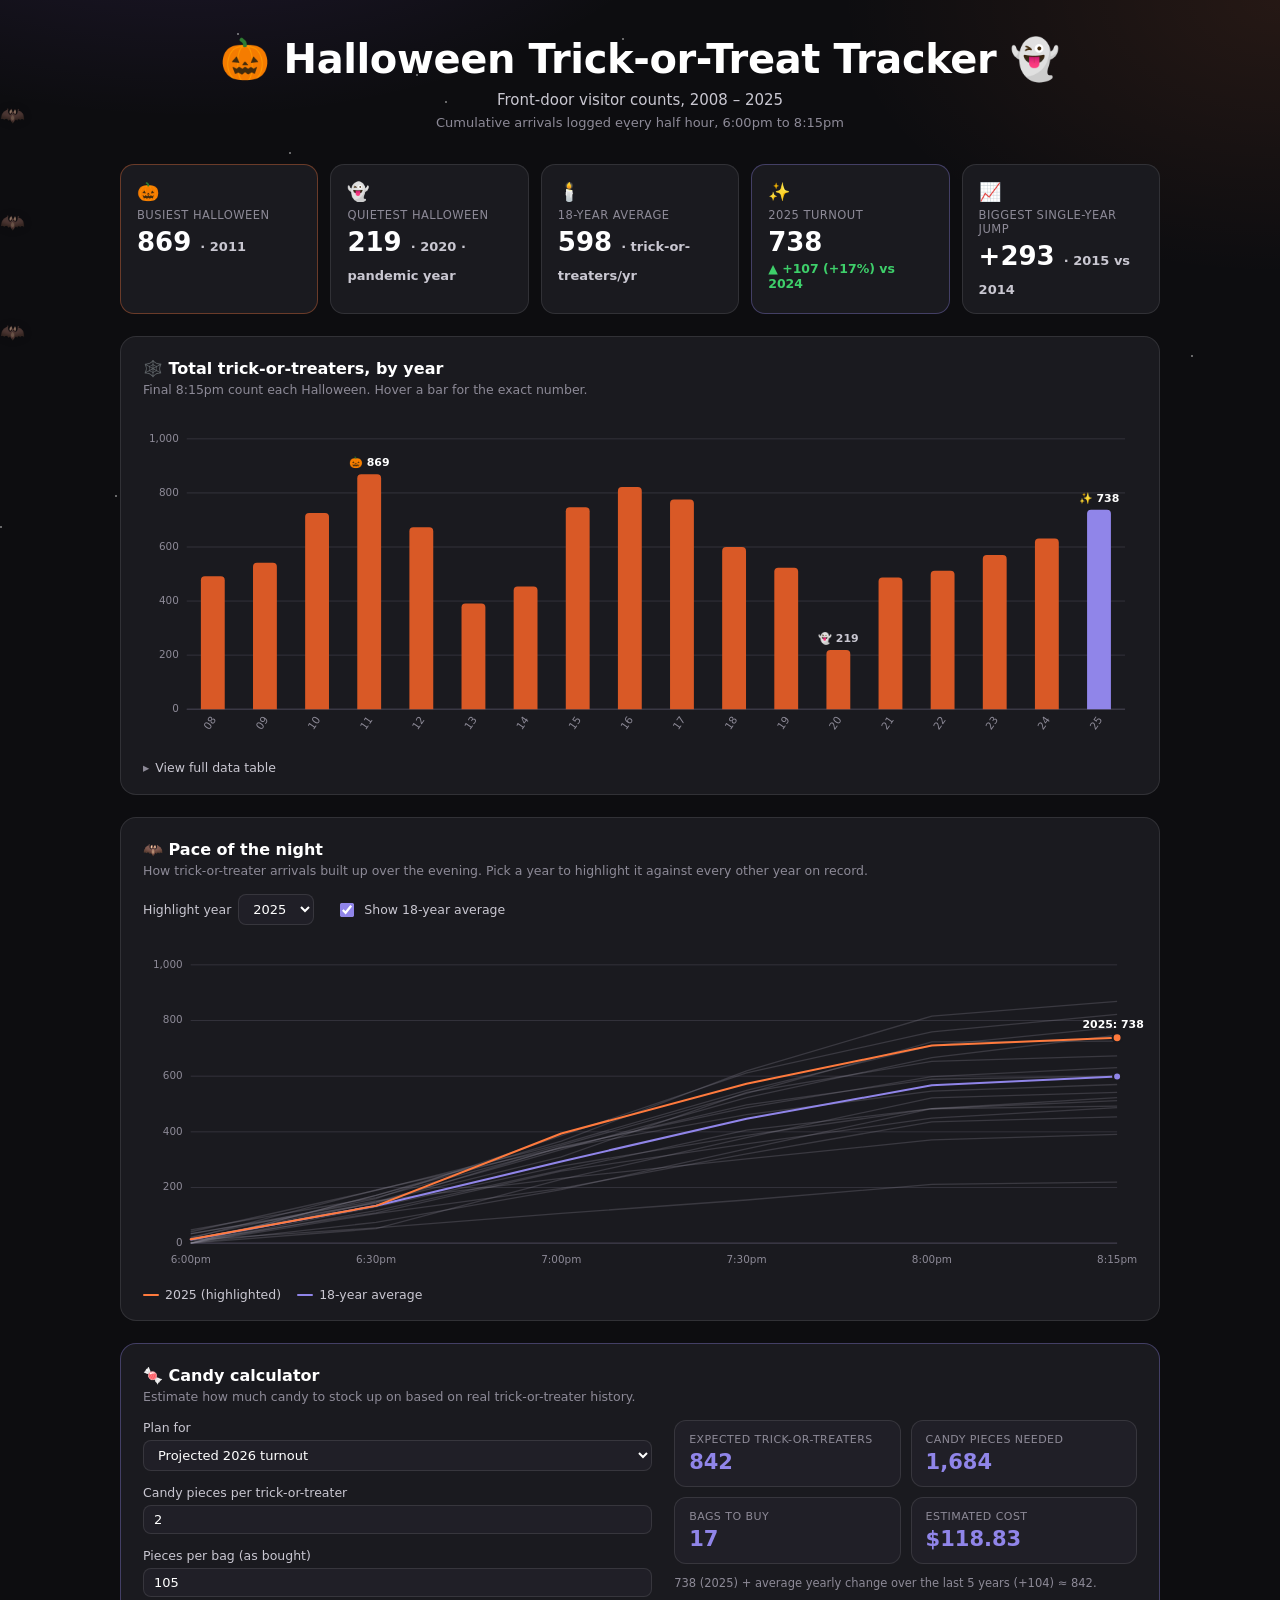
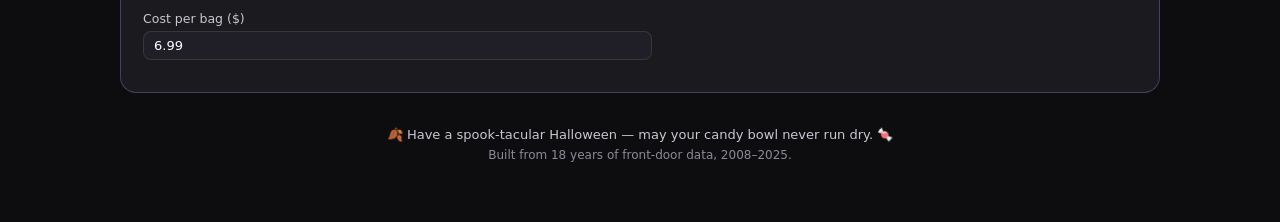
<file: projects/halloween/index.html>
<!DOCTYPE html>
<html lang="en">
<head>
<meta charset="UTF-8">
<meta name="viewport" content="width=device-width, initial-scale=1.0">
<title>Halloween Trick-or-Treat Tracker 2008–2025</title>
<style>
  :root{
    --page-plane:      #0d0d10;
    --surface-1:       #1a1a1f;
    --surface-2:       #201f27;
    --text-primary:    #ffffff;
    --text-secondary:  #c9c7d1;
    --text-muted:      #8d8a97;
    --gridline:        #33323b;
    --baseline:        #423f4d;
    --accent-orange:   #ff7a3d;
    --accent-orange-2: #d95926;
    --accent-purple:   #9085e9;
    --accent-purple-2: #6a5cd6;
    --ring:            var(--surface-1);
    --border:          rgba(255,255,255,0.10);
  }
  *{ box-sizing:border-box; }
  html,body{ margin:0; padding:0; }
  body{
    background:
      radial-gradient(ellipse 900px 500px at 15% -10%, rgba(154,102,255,0.16), transparent 60%),
      radial-gradient(ellipse 800px 500px at 100% 0%, rgba(255,122,61,0.10), transparent 55%),
      var(--page-plane);
    color: var(--text-primary);
    font-family: system-ui, -apple-system, "Segoe UI", sans-serif;
    min-height: 100vh;
    overflow-x: hidden;
  }

  /* ---------- decorative layer ---------- */
  .sky{ position:fixed; inset:0; pointer-events:none; z-index:0; overflow:hidden; }
  .star{ position:absolute; width:2px; height:2px; background:#fff; border-radius:50%; opacity:.5; animation: twinkle 4s ease-in-out infinite; }
  @keyframes twinkle{ 0%,100%{opacity:.15;} 50%{opacity:.8;} }
  .bat{ position:absolute; font-size:20px; opacity:.55; animation: fly 22s linear infinite; filter: drop-shadow(0 0 4px rgba(0,0,0,.4)); }
  @keyframes fly{
    0%{ transform: translate(-10vw, 8vh) scale(0.8); }
    50%{ transform: translate(55vw, 2vh) scale(1); }
    100%{ transform: translate(120vw, 10vh) scale(0.8); }
  }

  .wrap{ position:relative; z-index:1; max-width:1080px; margin:0 auto; padding:36px 20px 60px; }

  /* ---------- header ---------- */
  header{ text-align:center; margin-bottom:34px; }
  header h1{
    font-size: clamp(26px, 4vw, 40px);
    margin: 0 0 8px;
    font-weight: 800;
    letter-spacing: -0.01em;
  }
  header h1 .pumpkin{ display:inline-block; animation: bob 2.6s ease-in-out infinite; }
  @keyframes bob{ 0%,100%{ transform: translateY(0) rotate(-4deg);} 50%{ transform: translateY(-4px) rotate(4deg);} }
  header p{ color: var(--text-secondary); margin:0; font-size:15px; }
  header .sub{ color: var(--text-muted); font-size:13px; margin-top:6px; }

  /* ---------- cards ---------- */
  .card{
    background: var(--surface-1);
    border: 1px solid var(--border);
    border-radius: 16px;
    padding: 22px 22px 18px;
    margin-bottom: 22px;
    position: relative;
  }
  .card h2{
    font-size: 16px; margin: 0 0 4px; font-weight:700;
    display:flex; align-items:center; gap:8px;
  }
  .card .desc{ color: var(--text-muted); font-size:12.5px; margin:0 0 16px; }

  /* ---------- stat tiles ---------- */
  .stats{
    display:grid;
    grid-template-columns: repeat(auto-fit, minmax(170px, 1fr));
    gap: 12px;
    margin-bottom: 22px;
  }
  .stat{
    background: var(--surface-1);
    border: 1px solid var(--border);
    border-radius: 14px;
    padding: 16px 16px 14px;
  }
  .stat .icon{ font-size:18px; margin-bottom:6px; display:block; }
  .stat .label{ font-size:11.5px; color:var(--text-muted); text-transform:uppercase; letter-spacing:.04em; margin-bottom:6px; }
  .stat .value{ font-size:26px; font-weight:800; line-height:1.1; }
  .stat .value small{ font-size:13px; color:var(--text-secondary); font-weight:600; }
  .stat .delta{ font-size:12.5px; margin-top:4px; font-weight:600; }
  .stat .delta.up{ color:#3ecf6a; }
  .stat .delta.down{ color:#ff8a7a; }
  .stat.orange{ border-color: rgba(255,122,61,0.35); }
  .stat.purple{ border-color: rgba(144,133,233,0.35); }

  /* ---------- chart chrome ---------- */
  .chart-controls{ display:flex; flex-wrap:wrap; gap:14px 22px; align-items:center; margin-bottom:14px; }
  .chart-controls label{ font-size:12.5px; color:var(--text-secondary); display:flex; align-items:center; gap:7px; }
  select, .num-input{
    background: var(--surface-2);
    color: var(--text-primary);
    border: 1px solid var(--border);
    border-radius: 8px;
    padding: 6px 10px;
    font-size: 13px;
    font-family: inherit;
  }
  select:focus, .num-input:focus{ outline: 2px solid var(--accent-orange); outline-offset:1px; }
  input[type="checkbox"]{ accent-color: var(--accent-purple); width:14px; height:14px; }

  svg.chart{ width:100%; height:auto; display:block; overflow: visible; }
  .axis-label{ fill: var(--text-muted); font-size: 10.5px; }
  .grid-line{ stroke: var(--gridline); stroke-width:1; }
  .baseline{ stroke: var(--baseline); stroke-width:1; }
  .bar-rect{ fill: var(--accent-orange-2); transition: fill .15s ease; cursor:pointer; }
  .bar-rect:hover, .bar-rect.hover{ fill: var(--accent-orange); }
  .bar-rect.current{ fill: var(--accent-purple); }
  .bar-rect.current:hover{ fill: var(--accent-purple-2); }
  .direct-label{ fill: var(--text-primary); font-size: 11px; font-weight:700; text-anchor:middle; }
  .direct-label.muted{ fill: var(--text-secondary); font-weight:600; }
  .context-line{ fill:none; stroke: var(--text-muted); stroke-width:1.3; opacity:.28; }
  .series-line{ fill:none; stroke-width:2; stroke-linejoin:round; stroke-linecap:round; }
  .series-dot{ stroke: var(--ring); stroke-width:2; }
  .crosshair{ stroke: var(--text-muted); stroke-width:1; stroke-dasharray:0; opacity:0; pointer-events:none; }

  .legend{ display:flex; gap:16px; flex-wrap:wrap; font-size:12.5px; color:var(--text-secondary); margin-top:10px; }
  .legend .item{ display:flex; align-items:center; gap:6px; }
  .legend .swatch{ width:16px; height:2px; border-radius:2px; display:inline-block; }

  /* ---------- tooltip ---------- */
  .tooltip{
    position:fixed; pointer-events:none; z-index:60;
    background: var(--surface-2); border:1px solid var(--border);
    border-radius:10px; padding:9px 12px; font-size:12.5px;
    box-shadow: 0 8px 24px rgba(0,0,0,.35);
    opacity:0; transform: translateX(-50%); transition: opacity .1s ease;
    white-space:nowrap;
  }
  .tooltip.show{ opacity:1; }
  .tooltip .t-title{ color:var(--text-muted); font-size:11px; margin-bottom:4px; }
  .tooltip .t-row{ display:flex; align-items:center; gap:6px; }
  .tooltip .t-row + .t-row{ margin-top:3px; }
  .tooltip .t-key{ width:10px; height:2px; border-radius:2px; display:inline-block; }
  .tooltip .t-val{ font-weight:800; }
  .tooltip .t-name{ color:var(--text-secondary); }

  /* ---------- data table ---------- */
  details.table-toggle{ margin-top:6px; }
  details.table-toggle summary{
    cursor:pointer; font-size:12.5px; color:var(--text-secondary);
    list-style:none; display:inline-flex; align-items:center; gap:6px;
  }
  details.table-toggle summary::-webkit-details-marker{ display:none; }
  details.table-toggle summary::before{ content:"▸"; transition: transform .15s; color:var(--text-muted); }
  details.table-toggle[open] summary::before{ transform: rotate(90deg); }
  table.data-table{ width:100%; border-collapse:collapse; margin-top:12px; font-size:12.5px; font-variant-numeric: tabular-nums; }
  table.data-table th, table.data-table td{ padding:7px 9px; text-align:right; border-bottom:1px solid var(--border); }
  table.data-table th:first-child, table.data-table td:first-child{ text-align:left; }
  table.data-table th{ color:var(--text-muted); font-weight:600; font-size:11px; text-transform:uppercase; letter-spacing:.03em; }
  table.data-table tr:hover td{ background: rgba(255,255,255,0.03); }

  /* ---------- candy calculator ---------- */
  .candy-card{ border-color: rgba(144,133,233,0.35); }
  .candy-grid{ display:grid; grid-template-columns: 1.1fr 1fr; gap:22px; }
  @media (max-width: 720px){ .candy-grid{ grid-template-columns:1fr; } }
  .candy-inputs .field{ margin-bottom:14px; }
  .candy-inputs label{ display:block; font-size:12.5px; color:var(--text-secondary); margin-bottom:5px; }
  .candy-inputs select, .candy-inputs input{ width:100%; }
  .candy-outputs{ display:grid; grid-template-columns: 1fr 1fr; gap:10px; align-content:start; }
  .candy-out{
    background: var(--surface-2); border:1px solid var(--border);
    border-radius:12px; padding:12px 14px;
  }
  .candy-out .label{ font-size:11px; color:var(--text-muted); text-transform:uppercase; letter-spacing:.04em; margin-bottom:4px; }
  .candy-out .value{ font-size:21px; font-weight:800; color: var(--accent-purple); }
  .candy-note{ grid-column: 1/-1; font-size:11.5px; color:var(--text-muted); margin-top:2px; }

  footer{ text-align:center; color:var(--text-muted); font-size:12px; margin-top:34px; }
  footer .pun{ color:var(--text-secondary); font-size:13px; margin-bottom:6px; }
</style>
</head>
<body>

<div class="sky" id="sky" aria-hidden="true"></div>

<div class="wrap">
  <header>
    <h1><span class="pumpkin">🎃</span> Halloween Trick-or-Treat Tracker <span class="pumpkin" style="animation-delay:1.3s">👻</span></h1>
    <p>Front-door visitor counts, 2008 – 2025</p>
    <p class="sub">Cumulative arrivals logged every half hour, 6:00pm to 8:15pm</p>
  </header>

  <!-- STAT TILES -->
  <div class="stats" id="stats"></div>

  <!-- YEAR OVER YEAR -->
  <section class="card">
    <h2>🕸️ Total trick-or-treaters, by year</h2>
    <p class="desc">Final 8:15pm count each Halloween. Hover a bar for the exact number.</p>
    <div id="barChartHost"></div>
    <details class="table-toggle">
      <summary>View full data table</summary>
      <div style="overflow-x:auto;">
        <table class="data-table" id="dataTable"></table>
      </div>
    </details>
  </section>

  <!-- TIME OF NIGHT PACE -->
  <section class="card">
    <h2>🦇 Pace of the night</h2>
    <p class="desc">How trick-or-treater arrivals built up over the evening. Pick a year to highlight it against every other year on record.</p>
    <div class="chart-controls">
      <label>Highlight year
        <select id="yearSelect"></select>
      </label>
      <label><input type="checkbox" id="avgToggle" checked> Show 18-year average</label>
    </div>
    <div id="lineChartHost"></div>
    <div class="legend" id="lineLegend"></div>
  </section>

  <!-- CANDY CALCULATOR -->
  <section class="card candy-card">
    <h2>🍬 Candy calculator</h2>
    <p class="desc">Estimate how much candy to stock up on based on real trick-or-treater history.</p>
    <div class="candy-grid">
      <div class="candy-inputs">
        <div class="field">
          <label for="scenarioSelect">Plan for</label>
          <select id="scenarioSelect">
            <option value="latest">2025 turnout (last Halloween)</option>
            <option value="avg">18-year average turnout</option>
            <option value="busiest">Busiest year on record (2011)</option>
            <option value="projected" selected>Projected 2026 turnout</option>
          </select>
        </div>
        <div class="field">
          <label for="piecesPerKid">Candy pieces per trick-or-treater</label>
          <input class="num-input" type="number" id="piecesPerKid" value="2" min="1" max="10" step="1">
        </div>
        <div class="field">
          <label for="piecesPerBag">Pieces per bag (as bought)</label>
          <input class="num-input" type="number" id="piecesPerBag" value="105" min="1" step="1">
        </div>
        <div class="field">
          <label for="costPerBag">Cost per bag ($)</label>
          <input class="num-input" type="number" id="costPerBag" value="6.99" min="0" step="0.01">
        </div>
      </div>
      <div class="candy-outputs">
        <div class="candy-out">
          <div class="label">Expected trick-or-treaters</div>
          <div class="value" id="outKids">–</div>
        </div>
        <div class="candy-out">
          <div class="label">Candy pieces needed</div>
          <div class="value" id="outPieces">–</div>
        </div>
        <div class="candy-out">
          <div class="label">Bags to buy</div>
          <div class="value" id="outBags">–</div>
        </div>
        <div class="candy-out">
          <div class="label">Estimated cost</div>
          <div class="value" id="outCost">–</div>
        </div>
        <div class="candy-note" id="scenarioNote"></div>
      </div>
    </div>
  </section>

  <footer>
    <div class="pun">🍂 Have a spook-tacular Halloween — may your candy bowl never run dry. 🍬</div>
    Built from 18 years of front-door data, 2008–2025.
  </footer>
</div>

<div class="tooltip" id="tooltip" role="status" aria-live="polite"></div>

<script>
(function(){
  "use strict";

  /* ================= DATA ================= */
  // Year, 6pm, 6:30pm, 7pm, 7:30pm, 8pm, Total (8:15pm) — cumulative counts
  const RAW = [
    [2025, 14, 134, 394, 573, 710, 738],
    [2024, 34, 143, 346, 487, 598, 631],
    [2023, 48, 164, 342, 462, 546, 570],
    [2022,  0, 130, 277, 387, 483, 512],
    [2021,  8, 109, 259, 357, 449, 487],
    [2020, 11,  55, 107, 155, 211, 219],
    [2019,  0, 117, 262, 406, 483, 523],
    [2018, 18, 191, 342, 497, 589, 600],
    [2017, 41, 190, 357, 549, 710, 776],
    [2016, 22, 160, 386, 612, 759, 822],
    [2015, 13, 148, 336, 523, 667, 747],
    [2014,  0, 106, 197, 321, 436, 454],
    [2013, 33, 152, 233, 303, 371, 391],
    [2012,  0, 147, 310, 542, 653, 673],
    [2011,  0, 172, 367, 619, 816, 869],
    [2010,  0, 172, 351, 538, 723, 726],
    [2009,  0,  52, 229, 379, 522, 542],
    [2008,  0,  75, 192, 339, 483, 492],
  ].sort((a,b)=>a[0]-b[0]); // ascending by year

  const TIME_LABELS = ["6:00pm","6:30pm","7:00pm","7:30pm","8:00pm","8:15pm"];
  const years = RAW.map(r=>r[0]);
  const totals = RAW.map(r=>r[6]);
  const byYear = Object.fromEntries(RAW.map(r=>[r[0], r]));

  const fmt = n => Math.round(n).toLocaleString("en-US");
  const fmtMoney = n => "$" + n.toLocaleString("en-US", {minimumFractionDigits:2, maximumFractionDigits:2});

  /* ================= DERIVED STATS ================= */
  let busiestIdx = 0, quietestIdx = 0;
  totals.forEach((t,i)=>{ if(t>totals[busiestIdx]) busiestIdx=i; if(t<totals[quietestIdx]) quietestIdx=i; });
  const busiestYear = years[busiestIdx], busiestTotal = totals[busiestIdx];
  const quietestYear = years[quietestIdx], quietestTotal = totals[quietestIdx];
  const avgTotal = totals.reduce((a,b)=>a+b,0)/totals.length;

  const deltas = [];
  for(let i=1;i<totals.length;i++) deltas.push({year: years[i], delta: totals[i]-totals[i-1]});
  let biggestJump = deltas[0];
  deltas.forEach(d=>{ if(d.delta > biggestJump.delta) biggestJump = d; });

  const latestYear = years[years.length-1];
  const latestTotal = totals[totals.length-1];
  const prevTotal = totals[totals.length-2];
  const latestDelta = latestTotal - prevTotal;
  const latestPct = (latestDelta/prevTotal*100);

  // simple 2026 projection: latest total + average YoY delta of the last 5 years
  const last5 = deltas.slice(-5).map(d=>d.delta);
  const avgRecentDelta = last5.reduce((a,b)=>a+b,0)/last5.length;
  const projected2026 = Math.max(0, Math.round(latestTotal + avgRecentDelta));

  /* ================= STAT TILES ================= */
  const statsHost = document.getElementById("stats");
  const statDefs = [
    { icon:"🎃", label:"Busiest Halloween", value: fmt(busiestTotal), small: busiestYear, cls:"orange" },
    { icon:"👻", label:"Quietest Halloween", value: fmt(quietestTotal), small: quietestYear + " · pandemic year", cls:"" },
    { icon:"🕯️", label:"18-year average", value: fmt(Math.round(avgTotal)), small: "trick-or-treaters/yr", cls:"" },
    { icon:"✨", label: latestYear + " turnout", value: fmt(latestTotal),
      delta: (latestDelta>=0?"▲ +":"▼ ")+fmt(Math.abs(latestDelta))+" ("+(latestPct>=0?"+":"")+latestPct.toFixed(0)+"%) vs "+(latestYear-1),
      deltaCls: latestDelta>=0?"up":"down", cls:"purple" },
    { icon:"📈", label:"Biggest single-year jump", value: "+"+fmt(biggestJump.delta), small: biggestJump.year+" vs "+(biggestJump.year-1), cls:"" },
  ];
  statsHost.innerHTML = statDefs.map(s=>`
    <div class="stat ${s.cls}">
      <span class="icon">${s.icon}</span>
      <div class="label"></div>
      <div class="value">${s.value}${s.small? ` <small>· ${s.small}</small>`:""}</div>
      ${s.delta? `<div class="delta ${s.deltaCls}">${s.delta}</div>`:""}
    </div>`).join("");
  // set labels via textContent (untrusted-data hygiene habit, even though these are static)
  [...statsHost.querySelectorAll(".stat")].forEach((el,i)=>{ el.querySelector(".label").textContent = statDefs[i].label; });

  /* ================= SHARED TOOLTIP ================= */
  const tooltip = document.getElementById("tooltip");
  function showTooltip(x, y, html){
    tooltip.innerHTML = html;
    tooltip.classList.add("show");
    // sit just above the pointer; flip below near the top edge; stay inside the window sideways
    var w = tooltip.offsetWidth, h = tooltip.offsetHeight, pad = 10, gap = 14;
    var left = Math.min(Math.max(x, w/2 + pad), window.innerWidth - w/2 - pad);
    var above = y - gap - h >= pad;
    tooltip.style.left = left + "px";
    tooltip.style.top = (above ? y - gap - h : y + gap) + "px";
  }
  function hideTooltip(){ tooltip.classList.remove("show"); }

  const SVGNS = "http://www.w3.org/2000/svg";
  function el(tag, attrs){
    const n = document.createElementNS(SVGNS, tag);
    for(const k in attrs) n.setAttribute(k, attrs[k]);
    return n;
  }
  function roundedTopPath(x,y,w,h,r){
    r = Math.min(r, w/2, h);
    if(h<=0) return `M${x},${y+h} L${x},${y+h} Z`;
    return `M${x},${y+h}
            L${x},${y+r}
            Q${x},${y} ${x+r},${y}
            L${x+w-r},${y}
            Q${x+w},${y} ${x+w},${y+r}
            L${x+w},${y+h}
            Z`;
  }

  /* ================= BAR CHART: year-over-year totals ================= */
  const barHost = document.getElementById("barChartHost");
  function renderBarChart(){
    const W = 1000, H = 340;
    const marginL = 44, marginR = 12, marginT = 26, marginB = 42;
    const plotW = W - marginL - marginR, plotH = H - marginT - marginB;

    const maxVal = Math.ceil(Math.max(...totals)*1.12/200)*200;
    const yTicks = [];
    for(let v=0; v<=maxVal; v+=200) yTicks.push(v);

    const svg = el("svg", {class:"chart", viewBox:`0 0 ${W} ${H}`, role:"img",
      "aria-label":"Bar chart of total trick-or-treaters by year, 2008 to 2025"});

    // gridlines + y ticks
    yTicks.forEach(v=>{
      const y = marginT + plotH - (v/maxVal)*plotH;
      svg.appendChild(el("line", {class:"grid-line", x1:marginL, x2:W-marginR, y1:y, y2:y}));
      const t = el("text", {class:"axis-label", x: marginL-8, y: y+3, "text-anchor":"end"});
      t.textContent = v.toLocaleString("en-US");
      svg.appendChild(t);
    });
    svg.appendChild(el("line", {class:"baseline", x1:marginL, x2:W-marginR, y1:marginT+plotH, y2:marginT+plotH}));

    const n = years.length;
    const slot = plotW/n;
    const barW = Math.min(24, slot*0.62);

    years.forEach((yr,i)=>{
      const val = totals[i];
      const barH = (val/maxVal)*plotH;
      const cx = marginL + slot*i + slot/2;
      const x = cx - barW/2;
      const y = marginT + plotH - barH;
      const isCurrent = (yr === latestYear);

      const path = el("path", {
        class: "bar-rect" + (isCurrent? " current":""),
        d: roundedTopPath(x,y,barW,barH,4),
        "data-idx": i
      });
      svg.appendChild(path);

      // hit area (bigger than the bar for easy hover)
      const hit = el("rect", {x: cx-slot/2, y: marginT, width: slot, height: plotH, fill:"transparent",
        style:"cursor:pointer", "data-idx": i});
      hit.addEventListener("pointerenter", ()=> path.classList.add("hover"));
      hit.addEventListener("pointerleave", ()=>{ path.classList.remove("hover"); hideTooltip(); });
      hit.addEventListener("pointermove", (ev)=>{
        const r = barHost.getBoundingClientRect();
        showTooltip(ev.clientX, ev.clientY,
          `<div class="t-title">${yr}</div>
           <div class="t-row"><span class="t-val">${fmt(val)}</span> <span class="t-name">trick-or-treaters</span></div>`);
      });
      svg.appendChild(hit);

      // x labels — every year, small font, rotated for room
      const lbl = el("text", {class:"axis-label", x:cx, y:marginT+plotH+16, "text-anchor":"middle",
        transform:`rotate(-55 ${cx} ${marginT+plotH+16})`});
      lbl.textContent = String(yr).slice(2);
      svg.appendChild(lbl);
    });

    // callouts: busiest / quietest / current
    function callout(idx, text, cls){
      const val = totals[idx];
      const barH = (val/maxVal)*plotH;
      const cx = marginL + slot*idx + slot/2;
      const y = marginT + plotH - barH - 8;
      const t = el("text", {class:"direct-label "+(cls||""), x:cx, y: y});
      t.textContent = text;
      svg.appendChild(t);
    }
    callout(busiestIdx, "🎃 "+fmt(busiestTotal));
    callout(quietestIdx, "👻 "+fmt(quietestTotal), "muted");
    if(busiestIdx !== years.length-1 && quietestIdx !== years.length-1){
      callout(years.length-1, "✨ "+fmt(latestTotal));
    }

    barHost.innerHTML = "";
    barHost.appendChild(svg);
  }
  renderBarChart();

  /* ================= DATA TABLE ================= */
  const tableEl = document.getElementById("dataTable");
  (function renderTable(){
    const head = document.createElement("thead");
    head.innerHTML = "<tr><th>Year</th><th>6:00pm</th><th>6:30pm</th><th>7:00pm</th><th>7:30pm</th><th>8:00pm</th><th>Total (8:15pm)</th></tr>";
    const body = document.createElement("tbody");
    [...RAW].sort((a,b)=>b[0]-a[0]).forEach(row=>{
      const tr = document.createElement("tr");
      row.forEach((v,ci)=>{
        const td = document.createElement("td");
        td.textContent = ci===0 ? String(v) : fmt(v);
        tr.appendChild(td);
      });
      body.appendChild(tr);
    });
    tableEl.appendChild(head);
    tableEl.appendChild(body);
  })();

  /* ================= LINE CHART: pace of the night ================= */
  const lineHost = document.getElementById("lineChartHost");
  const yearSelect = document.getElementById("yearSelect");
  const avgToggle = document.getElementById("avgToggle");
  const lineLegend = document.getElementById("lineLegend");

  [...years].sort((a,b)=>b-a).forEach(y=>{
    const opt = document.createElement("option");
    opt.value = y; opt.textContent = y;
    if(y===latestYear) opt.selected = true;
    yearSelect.appendChild(opt);
  });

  // average pace across all 18 years, per time slot
  const avgSeries = TIME_LABELS.map((_,ti)=>{
    const vals = RAW.map(r=>r[ti+1]);
    return vals.reduce((a,b)=>a+b,0)/vals.length;
  });

  function renderLineChart(){
    const selYear = Number(yearSelect.value);
    const showAvg = avgToggle.checked;
    const selRow = byYear[selYear];
    const selSeries = selRow.slice(1,7);

    const W = 1000, H = 340;
    const marginL = 48, marginR = 20, marginT = 26, marginB = 34;
    const plotW = W - marginL - marginR, plotH = H - marginT - marginB;

    const allMax = Math.max(...RAW.map(r=>r[6]));
    const maxVal = Math.ceil(allMax*1.08/200)*200;
    const yTicks = [];
    for(let v=0; v<=maxVal; v+=200) yTicks.push(v);

    const xAt = i => marginL + (plotW/(TIME_LABELS.length-1))*i;
    const yAt = v => marginT + plotH - (v/maxVal)*plotH;

    const svg = el("svg", {class:"chart", viewBox:`0 0 ${W} ${H}`, role:"img",
      "aria-label":`Line chart of cumulative trick-or-treaters from 6pm to 8:15pm, highlighting ${selYear}`});

    yTicks.forEach(v=>{
      const y = yAt(v);
      svg.appendChild(el("line", {class:"grid-line", x1:marginL, x2:W-marginR, y1:y, y2:y}));
      const t = el("text", {class:"axis-label", x:marginL-8, y:y+3, "text-anchor":"end"});
      t.textContent = v.toLocaleString("en-US");
      svg.appendChild(t);
    });
    svg.appendChild(el("line", {class:"baseline", x1:marginL, x2:W-marginR, y1:marginT+plotH, y2:marginT+plotH}));

    TIME_LABELS.forEach((lbl,i)=>{
      const t = el("text", {class:"axis-label", x:xAt(i), y:marginT+plotH+20, "text-anchor":"middle"});
      t.textContent = lbl;
      svg.appendChild(t);
    });

    function pathFor(series){
      return series.map((v,i)=> (i===0?"M":"L") + xAt(i) + "," + yAt(v)).join(" ");
    }

    // context: every year, muted
    RAW.forEach(r=>{
      if(r[0]===selYear) return;
      const series = r.slice(1,7);
      svg.appendChild(el("path", {class:"context-line", d: pathFor(series)}));
    });

    // average line
    if(showAvg){
      svg.appendChild(el("path", {class:"series-line", d: pathFor(avgSeries),
        style:"stroke:var(--accent-purple)"}));
      const lastV = avgSeries[avgSeries.length-1];
      svg.appendChild(el("circle", {class:"series-dot", cx:xAt(5), cy:yAt(lastV), r:4,
        style:"fill:var(--accent-purple)"}));
    }

    // highlighted year
    svg.appendChild(el("path", {class:"series-line", d: pathFor(selSeries),
      style:"stroke:var(--accent-orange)"}));
    const lastSel = selSeries[selSeries.length-1];
    svg.appendChild(el("circle", {class:"series-dot", cx:xAt(5), cy:yAt(lastSel), r:4.5,
      style:"fill:var(--accent-orange)"}));
    const endLbl = el("text", {class:"direct-label", x:xAt(5)-4, y:yAt(lastSel)-10, "text-anchor":"end"});
    endLbl.textContent = selYear + ": " + fmt(lastSel);
    svg.appendChild(endLbl);

    // crosshair + hover layer
    const crosshair = el("line", {class:"crosshair", x1:0,x2:0,y1:marginT,y2:marginT+plotH});
    svg.appendChild(crosshair);
    const hitOverlay = el("rect", {x:marginL, y:marginT, width:plotW, height:plotH, fill:"transparent", style:"cursor:crosshair"});
    hitOverlay.addEventListener("pointermove", (ev)=>{
      const rect = lineHost.querySelector("svg").getBoundingClientRect();
      const scaleX = W/rect.width;
      const localX = (ev.clientX-rect.left)*scaleX;
      const step = plotW/(TIME_LABELS.length-1);
      let i = Math.round((localX-marginL)/step);
      i = Math.max(0, Math.min(TIME_LABELS.length-1, i));
      crosshair.setAttribute("x1", xAt(i)); crosshair.setAttribute("x2", xAt(i));
      crosshair.style.opacity = 1;
      const hostRect = lineHost.getBoundingClientRect();
      let html = `<div class="t-title">${TIME_LABELS[i]}</div>
        <div class="t-row"><span class="t-key" style="background:var(--accent-orange)"></span>
          <span class="t-val">${fmt(selSeries[i])}</span> <span class="t-name">${selYear}</span></div>`;
      if(showAvg){
        html += `<div class="t-row"><span class="t-key" style="background:var(--accent-purple)"></span>
          <span class="t-val">${fmt(Math.round(avgSeries[i]))}</span> <span class="t-name">18-yr avg</span></div>`;
      }
      showTooltip(ev.clientX, ev.clientY, html);
    });
    hitOverlay.addEventListener("pointerleave", ()=>{ crosshair.style.opacity = 0; hideTooltip(); });
    svg.appendChild(hitOverlay);

    lineHost.innerHTML = "";
    lineHost.appendChild(svg);

    // legend
    lineLegend.innerHTML = "";
    const items = [{label: selYear + " (highlighted)", color:"var(--accent-orange)"}];
    if(showAvg) items.push({label:"18-year average", color:"var(--accent-purple)"});
    items.forEach(it=>{
      const div = document.createElement("div");
      div.className = "item";
      const sw = document.createElement("span");
      sw.className = "swatch";
      sw.style.background = it.color;
      div.appendChild(sw);
      const txt = document.createElement("span");
      txt.textContent = it.label;
      div.appendChild(txt);
      lineLegend.appendChild(div);
    });
  }
  renderLineChart();
  yearSelect.addEventListener("change", renderLineChart);
  avgToggle.addEventListener("change", renderLineChart);
  window.addEventListener("resize", ()=>{ renderBarChart(); renderLineChart(); });

  /* ================= CANDY CALCULATOR ================= */
  const scenarioSelect = document.getElementById("scenarioSelect");
  const piecesPerKidEl = document.getElementById("piecesPerKid");
  const piecesPerBagEl = document.getElementById("piecesPerBag");
  const costPerBagEl = document.getElementById("costPerBag");
  const outKids = document.getElementById("outKids");
  const outPieces = document.getElementById("outPieces");
  const outBags = document.getElementById("outBags");
  const outCost = document.getElementById("outCost");
  const scenarioNote = document.getElementById("scenarioNote");

  const scenarios = {
    latest:   { kids: latestTotal, note: `Based on your actual ${latestYear} count of ${fmt(latestTotal)}.` },
    avg:      { kids: Math.round(avgTotal), note: `Average turnout across all 18 tracked years (2008–2025).` },
    busiest:  { kids: busiestTotal, note: `Your busiest Halloween on record — ${busiestYear}, in case this year rivals it.` },
    projected:{ kids: projected2026, note: `${fmt(latestTotal)} (${latestYear}) + average yearly change over the last 5 years (${(avgRecentDelta>=0?"+":"")+fmt(avgRecentDelta)}) ≈ ${fmt(projected2026)}.` },
  };

  function animateNumber(elNode, from, to, fmtFn, duration=450){
    const start = performance.now();
    from = isFinite(from) ? from : to;
    function tick(now){
      const p = Math.min(1, (now-start)/duration);
      const eased = 1 - Math.pow(1-p, 3);
      const val = from + (to-from)*eased;
      elNode.textContent = fmtFn(val);
      if(p<1) requestAnimationFrame(tick);
    }
    requestAnimationFrame(tick);
  }

  let prevOut = { kids:0, pieces:0, bags:0, cost:0 };
  function renderCandy(){
    const scen = scenarios[scenarioSelect.value];
    const kids = scen.kids;
    const perKid = Math.max(1, Number(piecesPerKidEl.value) || 1);
    const perBag = Math.max(1, Number(piecesPerBagEl.value) || 1);
    const costBag = Math.max(0, Number(costPerBagEl.value) || 0);

    const pieces = kids * perKid;
    const bags = Math.ceil(pieces / perBag);
    const cost = bags * costBag;

    animateNumber(outKids, prevOut.kids, kids, fmt);
    animateNumber(outPieces, prevOut.pieces, pieces, fmt);
    animateNumber(outBags, prevOut.bags, bags, fmt);
    animateNumber(outCost, prevOut.cost, cost, fmtMoney);
    prevOut = { kids, pieces, bags, cost };

    scenarioNote.textContent = scen.note;
  }
  renderCandy();
  [scenarioSelect, piecesPerKidEl, piecesPerBagEl, costPerBagEl].forEach(elm=>{
    elm.addEventListener("input", renderCandy);
    elm.addEventListener("change", renderCandy);
  });

  /* ================= DECORATIVE SKY ================= */
  (function decorate(){
    const sky = document.getElementById("sky");
    let html = "";
    for(let i=0;i<28;i++){
      const top = Math.random()*70;
      const left = Math.random()*100;
      const delay = (Math.random()*4).toFixed(2);
      html += `<span class="star" style="top:${top}%; left:${left}%; animation-delay:${delay}s;"></span>`;
    }
    const bats = ["🦇","🦇","🦇"];
    bats.forEach((b,i)=>{
      const top = 5 + i*14 + Math.random()*8;
      const delay = i*7 + Math.random()*3;
      html += `<span class="bat" style="top:${top}%; left:0; animation-delay:${delay*-1}s;">${b}</span>`;
    });
    sky.innerHTML = html;
  })();

})();
</script>
<script data-goatcounter="https://workofphuong.goatcounter.com/count" async src="//gc.zgo.at/count.js"></script>
</body>
</html>
</file>
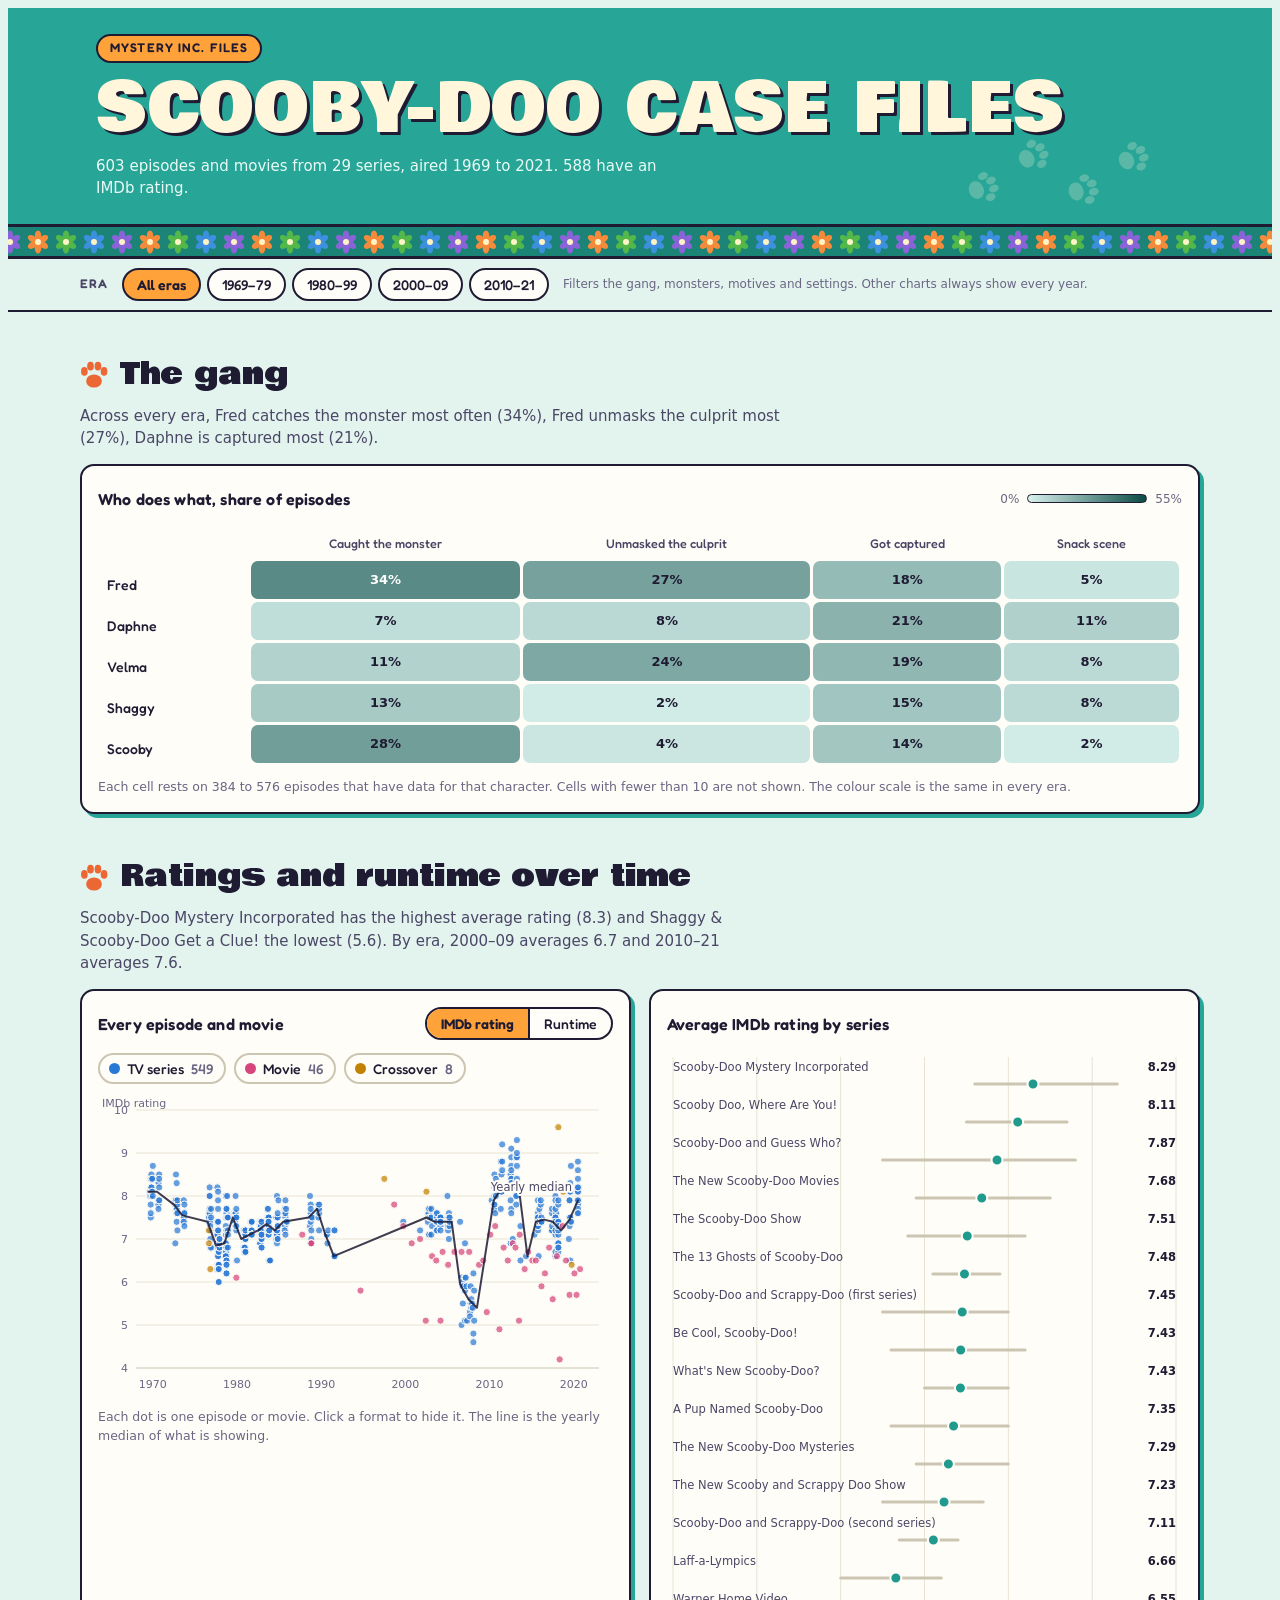
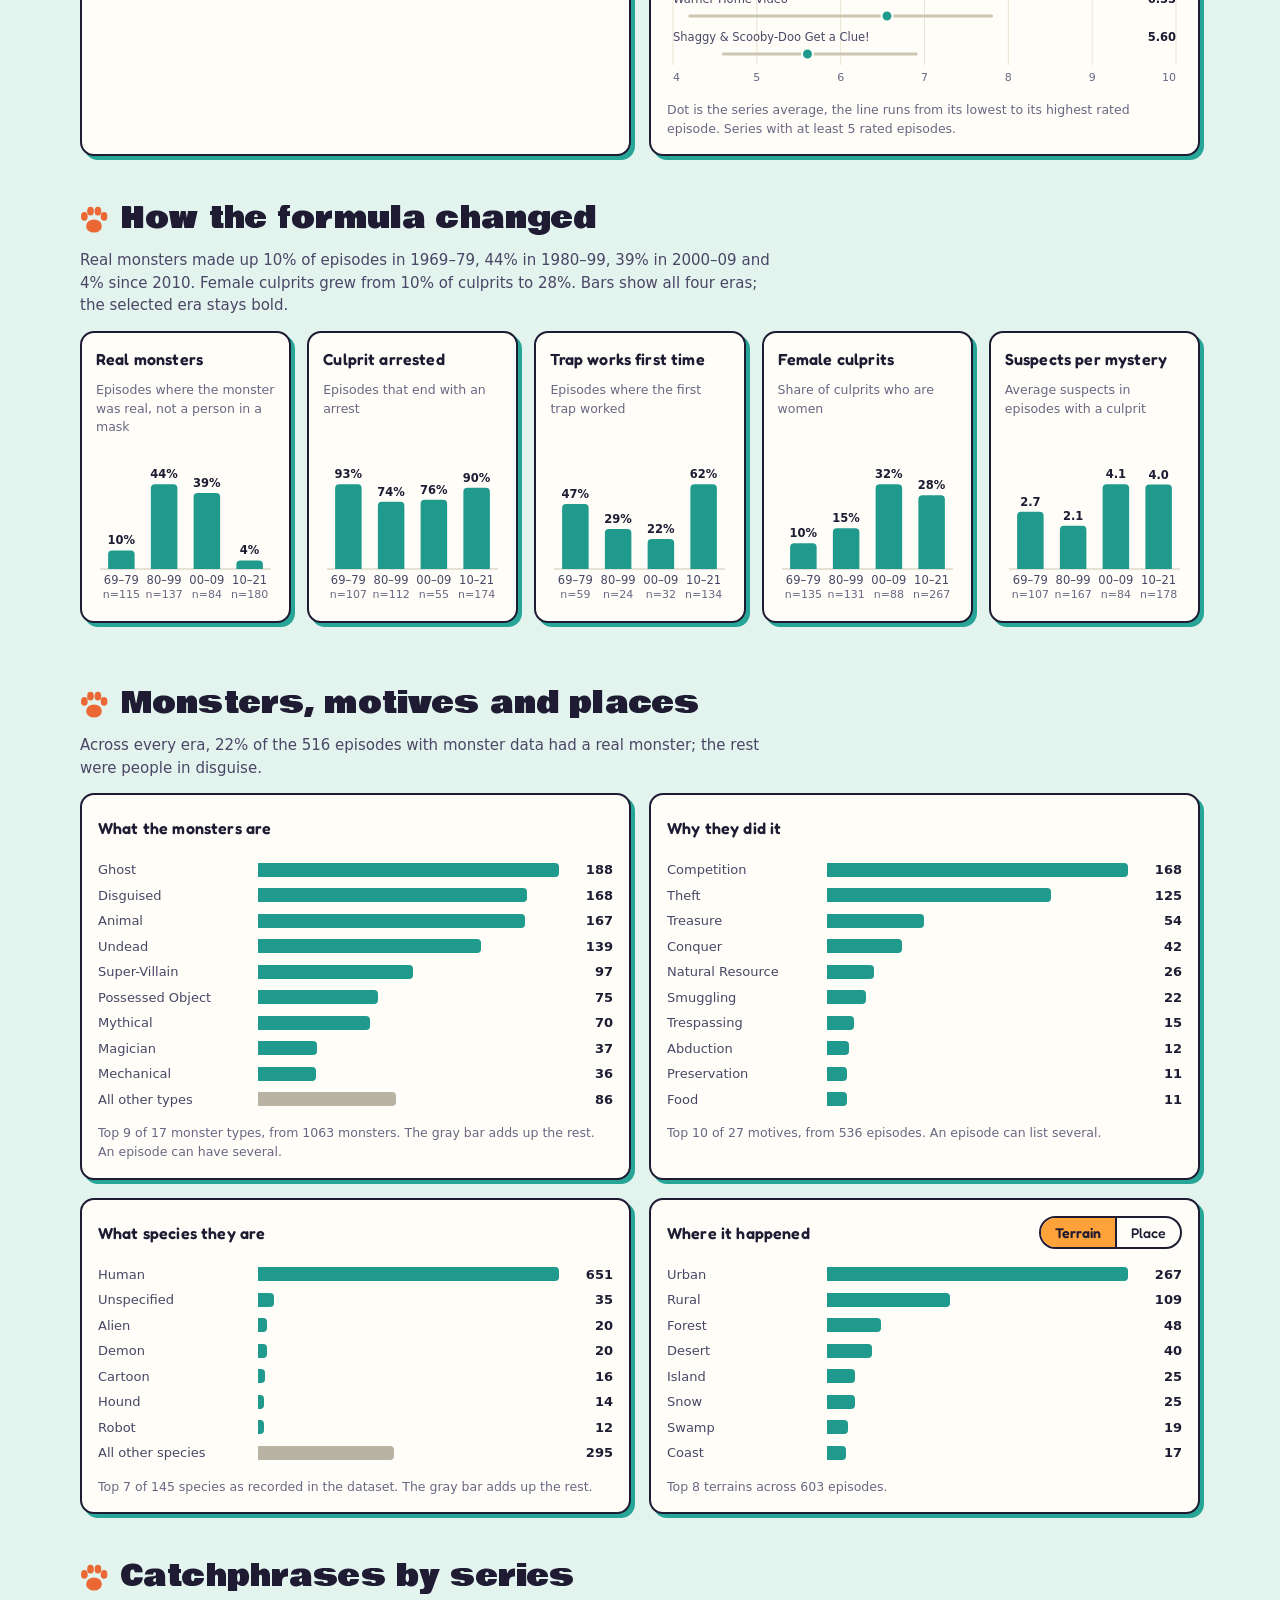
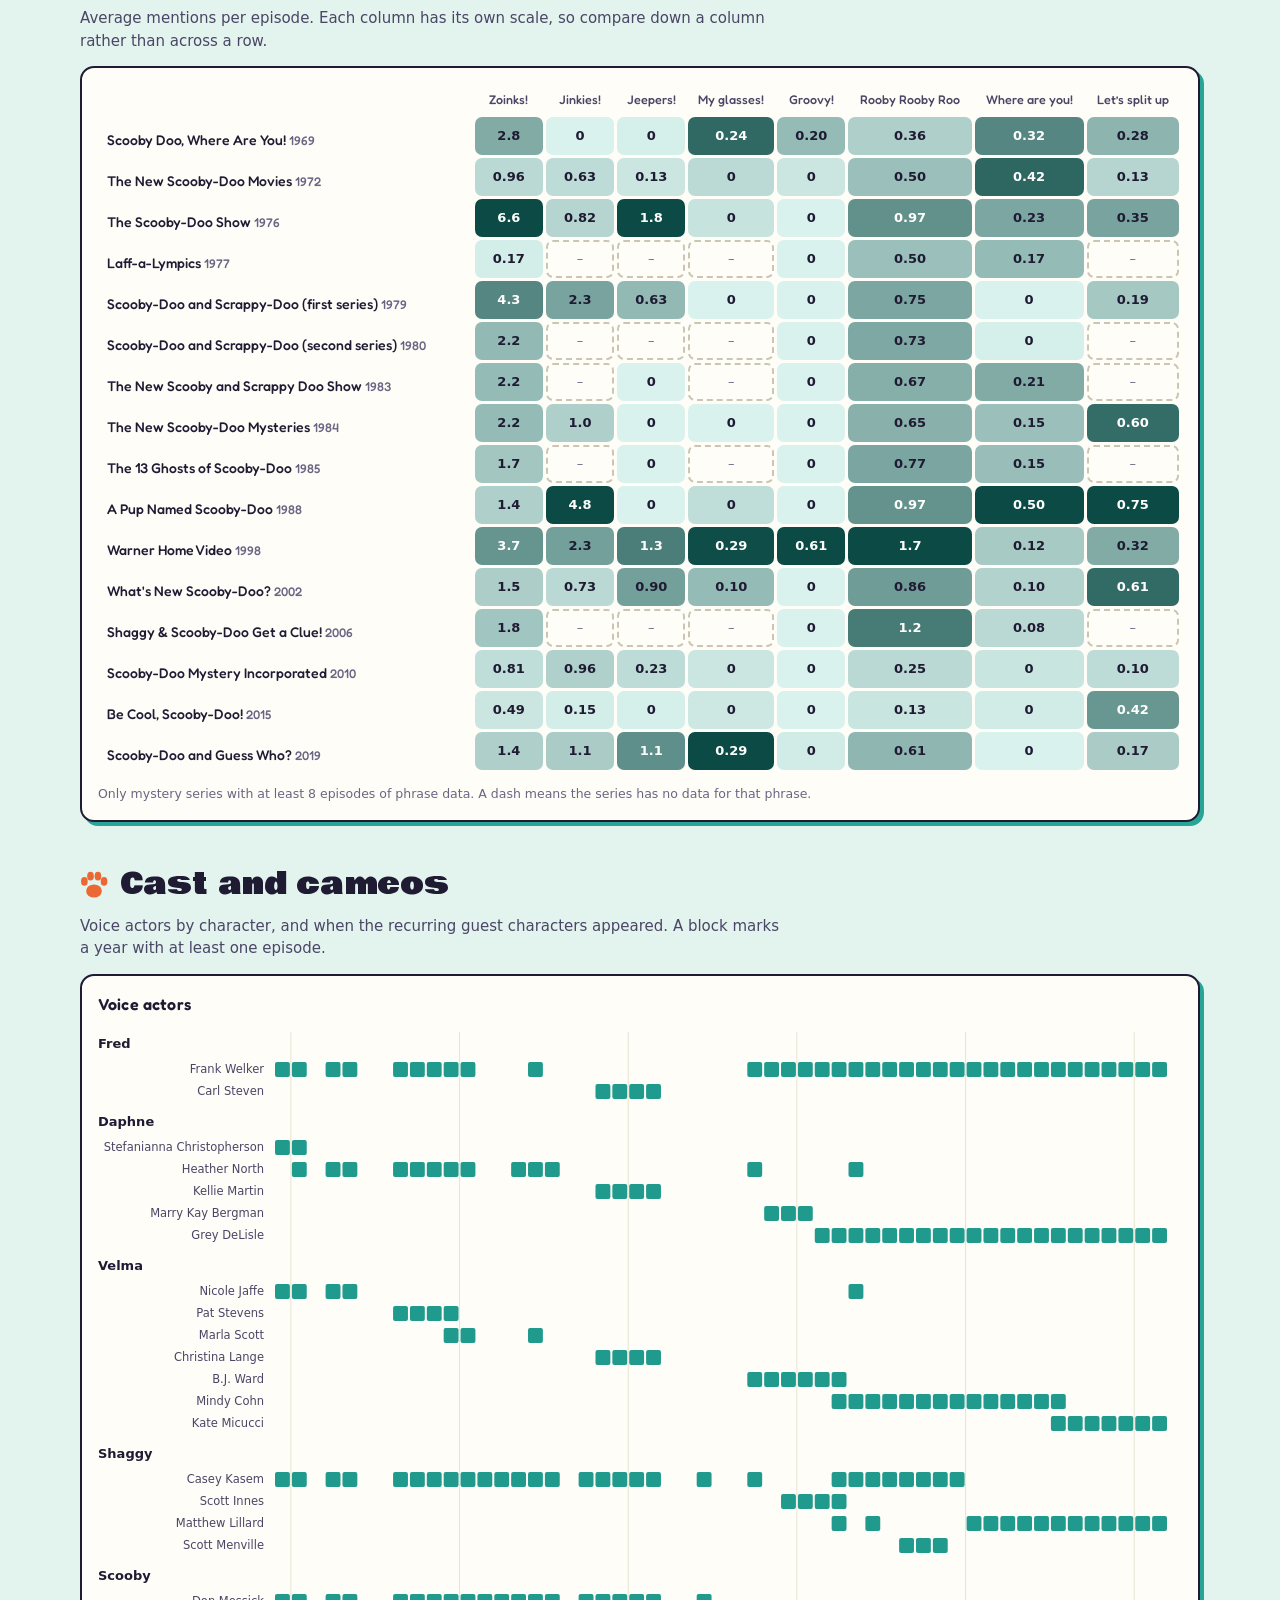
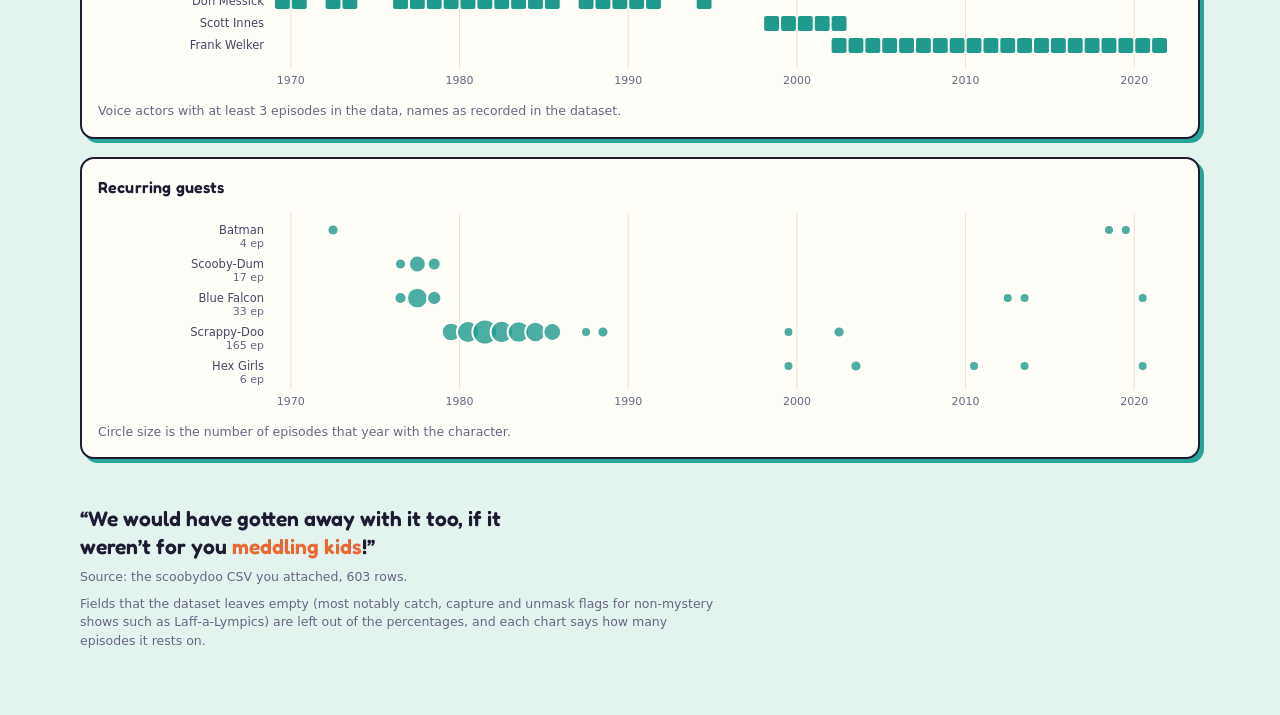
<file: projects/scooby-doo/index.html>
<!doctype html>
<html lang="en">
<head>
<meta charset="utf-8">
<meta name="viewport" content="width=device-width,initial-scale=1">
<title>Scooby-Doo Case Files</title>
<link rel="preconnect" href="https://fonts.googleapis.com">
<link href="https://fonts.googleapis.com/css2?family=Bowlby+One&family=Fredoka:wght@500;600&display=swap" rel="stylesheet">
<style>
/* Layout: Mystery Machine title band with a flower-power strip, then chunky cartoon panels on a pale-mint page.
   Colour roles: teal = van and default single-series mark, orange = highlight, character hues follow each character's outfit.
   Night mode swaps to a graveyard purple. */
:root{
  --bg:#e3f3ee; --surface:#fffdf7; --ink:#1e1b33; --ink2:#4a4666; --muted:#6a6684;
  --grid:#e8e3d3; --axis:#cbc5b2; --line:#1e1b33; --pshadow:#27a596;
  --hero:#27a596; --hero-strip:#1c8477; --hero-ink:#fff6dc; --hero-ink2:#eafaf6; --title-shadow:#1e1b33;
  --hot:#ffa23a; --on-hot:#1e1b33;
  --c-teal:#1f9a8d; --c-orange:#eb6834; --c-blue:#2a78d6;
  --f-tv:#2a78d6; --f-movie:#d6457c; --f-cross:#c28100; --rest:#b8b3a2;
  --seq-lo:#d9f2ed; --seq-hi:#0b4a45; --seq-t-lo:#1e1b33; --seq-t-hi:#ffffff;
  --head:'Bowlby One','Arial Black',system-ui,sans-serif;
  --ui:'Fredoka',system-ui,-apple-system,"Segoe UI",sans-serif;
}
@media (prefers-color-scheme: dark){
  :root:not([data-theme="light"]){
    --bg:#150f26; --surface:#221a38; --ink:#f5f0ff; --ink2:#c9c0e6; --muted:#9a90bd;
    --grid:#332a52; --axis:#463c6b; --line:#4b4175; --pshadow:#0b0716;
    --hero:#0f5f59; --hero-strip:#0b4742; --hero-ink:#fff6dc; --hero-ink2:#d6f1ec; --title-shadow:#0b0716;
    --c-teal:#25a598; --c-orange:#d95926; --c-blue:#3987e5;
    --f-tv:#3987e5; --f-movie:#d55181; --f-cross:#c98500; --rest:#5d567d;
    --seq-lo:#0f3f3b; --seq-hi:#8fe3d6; --seq-t-lo:#ffffff; --seq-t-hi:#0b0716;
    color-scheme:dark;
  }
}
:root[data-theme="dark"]{
  --bg:#150f26; --surface:#221a38; --ink:#f5f0ff; --ink2:#c9c0e6; --muted:#9a90bd;
  --grid:#332a52; --axis:#463c6b; --line:#4b4175; --pshadow:#0b0716;
  --hero:#0f5f59; --hero-strip:#0b4742; --hero-ink:#fff6dc; --hero-ink2:#d6f1ec; --title-shadow:#0b0716;
  --c-teal:#25a598; --c-orange:#d95926; --c-blue:#3987e5;
    --f-tv:#3987e5; --f-movie:#d55181; --f-cross:#c98500; --rest:#5d567d;
  --seq-lo:#0f3f3b; --seq-hi:#8fe3d6; --seq-t-lo:#ffffff; --seq-t-hi:#0b0716;
  color-scheme:dark;
}
*{box-sizing:border-box}
body{background:var(--bg);color:var(--ink);font:14px/1.5 system-ui,-apple-system,"Segoe UI",sans-serif;padding-inline:16px;padding-block:0 56px}
.wrap{max-width:1120px;margin-inline:auto}
button{font:inherit;color:inherit}
h1,h2,h3{margin:0;text-wrap:balance}
h1{font-family:var(--head);font-weight:400;font-size:clamp(34px,7.4vw,68px);line-height:1;letter-spacing:.01em;text-transform:uppercase;color:var(--hero-ink);text-shadow:3px 3px 0 var(--title-shadow)}
h2{font-family:var(--head);font-weight:400;font-size:clamp(22px,3.4vw,30px);line-height:1.1;letter-spacing:.005em;display:flex;align-items:center;gap:12px}
h2::before{content:"";flex:none;width:28px;height:28px;background:url("data:image/svg+xml,%3Csvg%20xmlns='http://www.w3.org/2000/svg'%20viewBox='-16%20-18%2032%2032'%3E%3Cg%20fill='%23eb6834'%3E%3Cellipse%20cx='0'%20cy='6'%20rx='9'%20ry='7.5'/%3E%3Cellipse%20cx='-11'%20cy='-5'%20rx='3.8'%20ry='5'/%3E%3Cellipse%20cx='-4'%20cy='-11'%20rx='3.8'%20ry='5'/%3E%3Cellipse%20cx='4.5'%20cy='-11'%20rx='3.8'%20ry='5'/%3E%3Cellipse%20cx='11.5'%20cy='-5'%20rx='3.8'%20ry='5'/%3E%3C/g%3E%3C/svg%3E") center/contain no-repeat}
h3{font-family:var(--ui);font-size:16px;font-weight:600;letter-spacing:.01em}
.hero{background:var(--hero);margin-inline:-16px;border-bottom:3px solid var(--line)}
.hero-in{max-width:1120px;margin-inline:auto;padding:26px 16px 24px;display:grid;gap:12px;position:relative;overflow:hidden}
.eyebrow{justify-self:start;font-family:var(--ui);font-weight:600;font-size:12.5px;letter-spacing:.09em;text-transform:uppercase;background:var(--hot);color:var(--on-hot);border:2px solid var(--title-shadow);border-radius:999px;padding:3px 12px}
.meta{color:var(--hero-ink2);max-width:60ch;margin:0;font-size:15px}
.paws{position:absolute;right:16px;bottom:6px;width:230px;height:92px;fill:var(--hero-ink);opacity:.24;pointer-events:none}
.flowers{height:32px;background-color:var(--hero-strip);background-image:url("data:image/svg+xml,%3Csvg%20xmlns='http://www.w3.org/2000/svg'%20width='112'%20height='32'%20viewBox='0%200%20112%2032'%3E%3Cg%20transform='translate%2814%2016%29'%3E%3Cg%20fill='%23f58a3a'%3E%3Cellipse%20cx='0'%20cy='-6.2'%20rx='3.2'%20ry='5.2'%20transform='rotate%280%29'/%3E%3Cellipse%20cx='0'%20cy='-6.2'%20rx='3.2'%20ry='5.2'%20transform='rotate%2860%29'/%3E%3Cellipse%20cx='0'%20cy='-6.2'%20rx='3.2'%20ry='5.2'%20transform='rotate%28120%29'/%3E%3Cellipse%20cx='0'%20cy='-6.2'%20rx='3.2'%20ry='5.2'%20transform='rotate%28180%29'/%3E%3Cellipse%20cx='0'%20cy='-6.2'%20rx='3.2'%20ry='5.2'%20transform='rotate%28240%29'/%3E%3Cellipse%20cx='0'%20cy='-6.2'%20rx='3.2'%20ry='5.2'%20transform='rotate%28300%29'/%3E%3C/g%3E%3Ccircle%20r='3'%20fill='%23fff3c4'/%3E%3C/g%3E%3Cg%20transform='translate%2842%2016%29'%3E%3Cg%20fill='%2353b848'%3E%3Cellipse%20cx='0'%20cy='-6.2'%20rx='3.2'%20ry='5.2'%20transform='rotate%280%29'/%3E%3Cellipse%20cx='0'%20cy='-6.2'%20rx='3.2'%20ry='5.2'%20transform='rotate%2860%29'/%3E%3Cellipse%20cx='0'%20cy='-6.2'%20rx='3.2'%20ry='5.2'%20transform='rotate%28120%29'/%3E%3Cellipse%20cx='0'%20cy='-6.2'%20rx='3.2'%20ry='5.2'%20transform='rotate%28180%29'/%3E%3Cellipse%20cx='0'%20cy='-6.2'%20rx='3.2'%20ry='5.2'%20transform='rotate%28240%29'/%3E%3Cellipse%20cx='0'%20cy='-6.2'%20rx='3.2'%20ry='5.2'%20transform='rotate%28300%29'/%3E%3C/g%3E%3Ccircle%20r='3'%20fill='%23fff3c4'/%3E%3C/g%3E%3Cg%20transform='translate%2870%2016%29'%3E%3Cg%20fill='%233d8fe0'%3E%3Cellipse%20cx='0'%20cy='-6.2'%20rx='3.2'%20ry='5.2'%20transform='rotate%280%29'/%3E%3Cellipse%20cx='0'%20cy='-6.2'%20rx='3.2'%20ry='5.2'%20transform='rotate%2860%29'/%3E%3Cellipse%20cx='0'%20cy='-6.2'%20rx='3.2'%20ry='5.2'%20transform='rotate%28120%29'/%3E%3Cellipse%20cx='0'%20cy='-6.2'%20rx='3.2'%20ry='5.2'%20transform='rotate%28180%29'/%3E%3Cellipse%20cx='0'%20cy='-6.2'%20rx='3.2'%20ry='5.2'%20transform='rotate%28240%29'/%3E%3Cellipse%20cx='0'%20cy='-6.2'%20rx='3.2'%20ry='5.2'%20transform='rotate%28300%29'/%3E%3C/g%3E%3Ccircle%20r='3'%20fill='%23fff3c4'/%3E%3C/g%3E%3Cg%20transform='translate%2898%2016%29'%3E%3Cg%20fill='%238a63d9'%3E%3Cellipse%20cx='0'%20cy='-6.2'%20rx='3.2'%20ry='5.2'%20transform='rotate%280%29'/%3E%3Cellipse%20cx='0'%20cy='-6.2'%20rx='3.2'%20ry='5.2'%20transform='rotate%2860%29'/%3E%3Cellipse%20cx='0'%20cy='-6.2'%20rx='3.2'%20ry='5.2'%20transform='rotate%28120%29'/%3E%3Cellipse%20cx='0'%20cy='-6.2'%20rx='3.2'%20ry='5.2'%20transform='rotate%28180%29'/%3E%3Cellipse%20cx='0'%20cy='-6.2'%20rx='3.2'%20ry='5.2'%20transform='rotate%28240%29'/%3E%3Cellipse%20cx='0'%20cy='-6.2'%20rx='3.2'%20ry='5.2'%20transform='rotate%28300%29'/%3E%3C/g%3E%3Ccircle%20r='3'%20fill='%23fff3c4'/%3E%3C/g%3E%3C/svg%3E");background-repeat:repeat-x;background-position:center;border-top:3px solid var(--line)}
.filterbar{position:sticky;top:env(safe-area-inset-top,0px);z-index:20;background:var(--bg);border-bottom:2px solid var(--line);margin-inline:-16px;padding:9px 16px}
.filterbar .in{max-width:1120px;margin-inline:auto;display:flex;flex-wrap:wrap;gap:8px 14px;align-items:center}
.lbl{font-family:var(--ui);font-weight:600;color:var(--ink2);font-size:12.5px;text-transform:uppercase;letter-spacing:.08em}
.chips{display:flex;flex-wrap:wrap;gap:6px}
.chip{font-family:var(--ui);font-weight:500;padding:4px 13px;border-radius:999px;border:2px solid var(--line);background:var(--surface);color:var(--ink);cursor:pointer}
.chip[aria-pressed="true"]{background:var(--hot);color:var(--on-hot);border-color:var(--title-shadow);font-weight:600}
.chip:focus-visible,.seg button:focus-visible,.lgbtn:focus-visible{outline:3px solid var(--c-blue);outline-offset:2px}
.scope{color:var(--muted);font-size:12px}
section{margin-top:46px;display:grid;gap:14px}
.lede{color:var(--ink2);max-width:74ch;margin:0;font-size:15px}
.grid2{display:grid;gap:18px;grid-template-columns:repeat(auto-fit,minmax(min(100%,460px),1fr))}
.panel{background:var(--surface);border:2px solid var(--line);border-radius:14px;box-shadow:4px 4px 0 var(--pshadow);padding:16px;min-width:0;display:grid;gap:12px;align-content:start}
.ph{min-height:34px;display:flex;flex-wrap:wrap;gap:8px 14px;justify-content:space-between;align-items:center}
.sub{color:var(--muted);font-size:12.5px;margin:0}
.seg{display:inline-flex;border:2px solid var(--line);border-radius:999px;overflow:hidden;background:var(--surface)}
.seg button{font-family:var(--ui);font-weight:500;background:transparent;border:0;padding:4px 14px;cursor:pointer;color:var(--ink)}
.seg button+button{border-left:2px solid var(--line)}
.seg button[aria-pressed="true"]{background:var(--hot);color:var(--on-hot);font-weight:600}
.legend{display:flex;flex-wrap:wrap;gap:6px 8px}
.lgbtn{font-family:var(--ui);font-weight:500;display:inline-flex;align-items:center;gap:7px;padding:3px 11px 3px 9px;border:2px solid var(--axis);border-radius:999px;background:transparent;cursor:pointer;color:var(--ink)}
.lgbtn i{width:11px;height:11px;border-radius:50%;display:block}
.lgbtn[aria-pressed="false"]{opacity:.45}
.lgbtn .c{color:var(--muted);font-variant-numeric:tabular-nums}
svg{display:block;max-width:100%;overflow:visible}
svg text{font-family:inherit}
.t{fill:var(--muted);font-size:11px}
.t2{fill:var(--ink2);font-size:11.5px}
.tv{fill:var(--ink);font-size:11.5px;font-weight:600}
.halo{paint-order:stroke;stroke:var(--surface);stroke-width:4px;stroke-linejoin:round}
.scroll{overflow-x:auto;min-width:0}
table.heat{border-collapse:separate;border-spacing:3px;width:100%;min-width:520px;font-variant-numeric:tabular-nums}
table.heat th{font-family:var(--ui);font-weight:500;color:var(--ink2);font-size:12.5px;text-align:center;padding:4px 6px;vertical-align:bottom}
table.heat th.rh{text-align:left;font-size:14px;white-space:nowrap;padding-right:12px;color:var(--ink)}
table.heat td{text-align:center;height:38px;border-radius:7px;font-size:13px;min-width:62px;font-weight:600}
table.heat td.na{color:var(--muted);background:transparent;border:2px dashed var(--axis);font-weight:400}
.ramp{display:flex;align-items:center;gap:8px;color:var(--muted);font-size:12px}
.ramp b{display:block;height:9px;width:120px;border-radius:5px;background:linear-gradient(90deg,var(--seq-lo),var(--seq-hi));border:1.5px solid var(--line)}
.mini{display:grid;column-gap:16px;row-gap:0;grid-template-columns:repeat(auto-fit,minmax(min(100%,210px),1fr))}
.mini .panel{padding:14px;grid-row:span 3;grid-template-rows:subgrid;row-gap:10px;align-content:stretch;margin-bottom:18px}
@supports not (grid-template-rows:subgrid){.mini .panel{grid-row:auto;grid-template-rows:auto auto 1fr}}
.hb{display:grid;grid-template-columns:minmax(84px,150px) 1fr 44px;gap:10px;align-items:center;padding-block:3px;font-size:13px}
.hb-l{color:var(--ink2);overflow-wrap:anywhere}
.hb-t{height:14px;display:block}
.hb-b{display:block;height:14px;border-radius:0 4px 4px 0;min-width:3px}
.hb-v{text-align:right;color:var(--ink);font-variant-numeric:tabular-nums;font-weight:600}
details{font-size:13px;color:var(--ink2)}
details summary{cursor:pointer;color:var(--ink2);font-family:var(--ui);font-weight:500}
table.plain{border-collapse:collapse;width:100%;margin-top:8px;font-variant-numeric:tabular-nums}
table.plain th,table.plain td{text-align:left;padding:5px 8px;border-bottom:1px solid var(--grid)}
table.plain td.n,table.plain th.n{text-align:right}
#tip{position:fixed;z-index:60;pointer-events:none;background:var(--ink);color:var(--surface);padding:8px 11px;border-radius:10px;font-size:12px;line-height:1.45;max-width:270px;box-shadow:3px 3px 0 var(--pshadow)}
#tip b{display:block;font-weight:650}
#tip span{display:block;opacity:.86}
.foot{margin-top:46px;color:var(--muted);font-size:12.5px;max-width:80ch;display:grid;gap:8px}
.quote{font-family:var(--ui);font-weight:600;font-size:clamp(17px,2.6vw,21px);line-height:1.3;color:var(--ink);max-width:40ch}
.quote span{color:var(--c-orange)}
@media (max-width:620px){.paws{display:none}}
@media (prefers-reduced-motion: no-preference){ .hb-b{transition:width .25s ease} }
</style>

</head>
<body>
<header class="hero">
  <div class="hero-in">
    <span class="eyebrow">Mystery Inc. files</span>
    <h1>Scooby-Doo Case Files</h1>
    <p class="meta" id="meta"></p>
    <svg class="paws" viewBox="0 0 230 92" aria-hidden="true"><g transform='translate(28 62) rotate(70)'><ellipse cx='0' cy='6' rx='9' ry='7.5'/><ellipse cx='-11' cy='-5' rx='3.8' ry='5'/><ellipse cx='-4' cy='-11' rx='3.8' ry='5'/><ellipse cx='4.5' cy='-11' rx='3.8' ry='5'/><ellipse cx='11.5' cy='-5' rx='3.8' ry='5'/></g><g transform='translate(78 30) rotate(62)'><ellipse cx='0' cy='6' rx='9' ry='7.5'/><ellipse cx='-11' cy='-5' rx='3.8' ry='5'/><ellipse cx='-4' cy='-11' rx='3.8' ry='5'/><ellipse cx='4.5' cy='-11' rx='3.8' ry='5'/><ellipse cx='11.5' cy='-5' rx='3.8' ry='5'/></g><g transform='translate(128 64) rotate(76)'><ellipse cx='0' cy='6' rx='9' ry='7.5'/><ellipse cx='-11' cy='-5' rx='3.8' ry='5'/><ellipse cx='-4' cy='-11' rx='3.8' ry='5'/><ellipse cx='4.5' cy='-11' rx='3.8' ry='5'/><ellipse cx='11.5' cy='-5' rx='3.8' ry='5'/></g><g transform='translate(178 32) rotate(66)'><ellipse cx='0' cy='6' rx='9' ry='7.5'/><ellipse cx='-11' cy='-5' rx='3.8' ry='5'/><ellipse cx='-4' cy='-11' rx='3.8' ry='5'/><ellipse cx='4.5' cy='-11' rx='3.8' ry='5'/><ellipse cx='11.5' cy='-5' rx='3.8' ry='5'/></g></svg>
  </div>
  <div class="flowers" aria-hidden="true"></div>
</header>

<div class="filterbar"><div class="in">
  <span class="lbl">Era</span>
  <div class="chips" id="era" role="group" aria-label="Filter by era"></div>
  <span class="scope">Filters the gang, monsters, motives and settings. Other charts always show every year.</span>
</div></div>

<div class="wrap">

<section id="gang">
  <h2>The gang</h2>
  <p class="lede" id="gangNote"></p>
  <div class="panel">
    <div class="ph">
      <h3>Who does what, share of episodes</h3>
      <div class="ramp"><span>0%</span><b></b><span id="rampMax"></span></div>
    </div>
    <div class="scroll"><table class="heat" id="gangTable"></table></div>
    <p class="sub" id="gangN"></p>
  </div>
</section>

<section id="ratings">
  <h2>Ratings and runtime over time</h2>
  <p class="lede" id="ratingsNote"></p>
  <div class="grid2">
    <div class="panel">
      <div class="ph">
        <h3>Every episode and movie</h3>
        <div class="seg" id="metric" role="group" aria-label="Metric"><button data-m="i" aria-pressed="true">IMDb rating</button><button data-m="r" aria-pressed="false">Runtime</button></div>
      </div>
      <div class="legend" id="fmtLegend"></div>
      <div id="scatter"></div>
      <p class="sub">Each dot is one episode or movie. Click a format to hide it. The line is the yearly median of what is showing.</p>
    </div>
    <div class="panel">
      <div class="ph"><h3>Average IMDb rating by series</h3></div>
      <div id="series"></div>
      <p class="sub">Dot is the series average, the line runs from its lowest to its highest rated episode. Series with at least 5 rated episodes.</p>
    </div>
  </div>
</section>

<section id="formula">
  <h2>How the formula changed</h2>
  <p class="lede" id="formulaNote"></p>
  <div class="mini" id="mini"></div>
</section>

<section id="monsters">
  <h2>Monsters, motives and places</h2>
  <p class="lede" id="monNote"></p>
  <div class="grid2">
    <div class="panel">
      <div class="ph"><h3>What the monsters are</h3></div>
      <div id="monTypes"></div>
      <p class="sub" id="typeNote"></p>
    </div>
    <div class="panel">
      <div class="ph"><h3>Why they did it</h3></div>
      <div id="motives"></div>
      <p class="sub" id="motiveNote"></p>
    </div>
    <div class="panel">
      <div class="ph"><h3>What species they are</h3></div>
      <div id="monSpecies"></div>
      <p class="sub" id="speciesNote"></p>
    </div>
    <div class="panel">
      <div class="ph">
        <h3>Where it happened</h3>
        <div class="seg" id="placeSeg" role="group" aria-label="Setting view"><button data-p="te" aria-pressed="true">Terrain</button><button data-p="pl" aria-pressed="false">Place</button></div>
      </div>
      <div id="places"></div>
      <p class="sub" id="placeNote"></p>
    </div>
  </div>
</section>

<section id="phrases">
  <h2>Catchphrases by series</h2>
  <p class="lede">Average mentions per episode. Each column has its own scale, so compare down a column rather than across a row.</p>
  <div class="panel">
    <div class="scroll"><table class="heat" id="phraseTable" style="min-width:680px"></table></div>
    <p class="sub">Only mystery series with at least 8 episodes of phrase data. A dash means the series has no data for that phrase.</p>
  </div>
</section>

<section id="cast">
  <h2>Cast and cameos</h2>
  <p class="lede">Voice actors by character, and when the recurring guest characters appeared. A block marks a year with at least one episode.</p>
  <div class="grid2" style="grid-template-columns:minmax(0,1fr)">
    <div class="panel">
      <h3>Voice actors</h3>
      <div class="scroll" id="va"></div>
      <p class="sub">Voice actors with at least 3 episodes in the data, names as recorded in the dataset.</p>
    </div>
    <div class="panel">
      <h3>Recurring guests</h3>
      <div class="scroll" id="cam"></div>
      <p class="sub">Circle size is the number of episodes that year with the character.</p>
    </div>
  </div>
</section>

<div class="foot">
  <span class="quote">“We would have gotten away with it too, if it weren’t for you <span>meddling kids</span>!”</span>
  <span id="footN"></span>
  <span>Fields that the dataset leaves empty (most notably catch, capture and unmask flags for non-mystery shows such as Laff-a-Lympics) are left out of the percentages, and each chart says how many episodes it rests on.</span>
</div>
</div>

<div id="tip" hidden></div>

<script>
(function(){
'use strict';
var D = [{"t":"What a Night for a Knight","s":"Scooby Doo, Where Are You!","d":"1969-09-13","y":1969,"yf":1969.67,"f":"TV","seg":0,"i":8.1,"r":21,"real":0,"mt":["Possessed Object"],"ms":["Object"],"mo":["Theft"],"cg":["M"],"ar":1,"tr":null,"su":2,"ca":[0,0,0,1,1],"cp":[0,0,0,0,0],"un":[0,0,0,0,1],"sn":[1,0,0,0,0],"ph":[1,0,0,1,0,1,0,1],"cam":[0,0,0,0,0],"va":["Frank Welker","Stefanianna Christopherson","Nicole Jaffe","Casey Kasem","Don Messick"],"te":"Urban","pl":"United States"},{"t":"A Clue for Scooby Doo","s":"Scooby Doo, Where Are You!","d":"1969-09-20","y":1969,"yf":1969.67,"f":"TV","seg":0,"i":8.1,"r":22,"real":0,"mt":["Ghost"],"ms":["Human"],"mo":["Theft"],"cg":["M"],"ar":1,"tr":0,"su":2,"ca":[0,0,0,1,0],"cp":[1,1,1,0,0],"un":[1,0,0,0,0],"sn":[0,0,1,0,0],"ph":[3,0,0,0,0,0,1,0],"cam":[0,0,0,0,0],"va":["Frank Welker","Stefanianna Christopherson","Nicole Jaffe","Casey Kasem","Don Messick"],"te":"Coast","pl":"United States"},{"t":"Hassle in the Castle","s":"Scooby Doo, Where Are You!","d":"1969-09-27","y":1969,"yf":1969.67,"f":"TV","seg":0,"i":8,"r":21,"real":0,"mt":["Ghost"],"ms":["Human"],"mo":["Treasure"],"cg":["M"],"ar":1,"tr":0,"su":0,"ca":[0,0,0,0,1],"cp":[0,0,0,0,0],"un":[1,0,0,0,0],"sn":[1,0,0,0,0],"ph":[1,0,0,0,2,0,0,0],"cam":[0,0,0,0,0],"va":["Frank Welker","Stefanianna Christopherson","Nicole Jaffe","Casey Kasem","Don Messick"],"te":"Island","pl":"United States"},{"t":"Mine Your Own Business","s":"Scooby Doo, Where Are You!","d":"1969-10-04","y":1969,"yf":1969.75,"f":"TV","seg":0,"i":7.8,"r":21,"real":0,"mt":["Ancient"],"ms":["Human"],"mo":["Natural Resource"],"cg":["M"],"ar":1,"tr":1,"su":2,"ca":[1,0,0,0,0],"cp":[0,0,0,0,0],"un":[1,0,0,0,0],"sn":[0,1,0,0,0],"ph":[2,0,0,0,1,0,0,1],"cam":[0,0,0,0,0],"va":["Frank Welker","Stefanianna Christopherson","Nicole Jaffe","Casey Kasem","Don Messick"],"te":"Cave","pl":"California"},{"t":"Decoy for a Dognapper","s":"Scooby Doo, Where Are You!","d":"1969-10-11","y":1969,"yf":1969.75,"f":"TV","seg":0,"i":7.5,"r":21,"real":0,"mt":["Ancient"],"ms":["Human"],"mo":["Competition"],"cg":["M"],"ar":1,"tr":null,"su":1,"ca":[0,0,0,0,1],"cp":[0,0,0,0,1],"un":[0,0,0,0,1],"sn":[0,1,0,0,0],"ph":[0,0,0,1,0,0,1,0],"cam":[0,0,0,0,0],"va":["Frank Welker","Stefanianna Christopherson","Nicole Jaffe","Casey Kasem","Don Messick"],"te":"Desert","pl":"United States"},{"t":"What the Hex Going On?","s":"Scooby Doo, Where Are You!","d":"1969-10-18","y":1969,"yf":1969.75,"f":"TV","seg":0,"i":8.4,"r":21,"real":0,"mt":["Ghost"],"ms":["Human"],"mo":["Extortion"],"cg":["M"],"ar":1,"tr":1,"su":2,"ca":[1,0,0,0,0],"cp":[0,0,0,0,0],"un":[1,0,0,0,0],"sn":[1,0,0,0,0],"ph":[2,0,1,0,0,1,0,0],"cam":[0,0,0,0,0],"va":["Frank Welker","Stefanianna Christopherson","Nicole Jaffe","Casey Kasem","Don Messick"],"te":"Urban","pl":"United States"},{"t":"Never Ape an Ape Man","s":"Scooby Doo, Where Are You!","d":"1969-10-25","y":1969,"yf":1969.75,"f":"TV","seg":0,"i":7.6,"r":21,"real":0,"mt":["Animal"],"ms":["Ape"],"mo":["Competition"],"cg":["M"],"ar":1,"tr":0,"su":1,"ca":[1,0,0,0,0],"cp":[0,0,0,0,0],"un":[0,0,0,1,0],"sn":[0,0,1,0,0],"ph":[1,0,0,0,1,1,0,1],"cam":[0,0,0,0,0],"va":["Frank Welker","Stefanianna Christopherson","Nicole Jaffe","Casey Kasem","Don Messick"],"te":"Desert","pl":"United States"},{"t":"Foul Play in Funland","s":"Scooby Doo, Where Are You!","d":"1969-11-01","y":1969,"yf":1969.83,"f":"TV","seg":0,"i":8.2,"r":21,"real":0,"mt":["Mechanical"],"ms":["Robot"],"mo":["Safety"],"cg":["F"],"ar":0,"tr":0,"su":2,"ca":[0,0,0,0,0],"cp":[0,0,0,0,0],"un":[0,0,0,0,0],"sn":[0,0,0,0,0],"ph":[0,0,0,1,0,1,1,0],"cam":[0,0,0,0,0],"va":["Frank Welker","Stefanianna Christopherson","Nicole Jaffe","Casey Kasem","Don Messick"],"te":"Urban","pl":"United States"},{"t":"The Backstage Rage","s":"Scooby Doo, Where Are You!","d":"1969-11-08","y":1969,"yf":1969.83,"f":"TV","seg":0,"i":8.1,"r":21,"real":0,"mt":["Ghost"],"ms":["Human"],"mo":["Counterfeit"],"cg":["M"],"ar":1,"tr":null,"su":1,"ca":[0,0,0,1,0],"cp":[0,0,0,0,0],"un":[0,0,0,0,0],"sn":[0,1,0,0,0],"ph":[0,0,0,0,0,1,0,0],"cam":[0,0,0,0,0],"va":["Frank Welker","Stefanianna Christopherson","Nicole Jaffe","Casey Kasem","Don Messick"],"te":"Urban","pl":"United States"},{"t":"Bedlam in the Big Top","s":"Scooby Doo, Where Are You!","d":"1969-11-15","y":1969,"yf":1969.83,"f":"TV","seg":0,"i":8,"r":21,"real":0,"mt":["Ghost"],"ms":["Human"],"mo":["Competition"],"cg":["M"],"ar":1,"tr":0,"su":1,"ca":[0,0,0,1,1],"cp":[0,1,0,1,1],"un":[0,0,0,0,0],"sn":[0,0,0,0,0],"ph":[0,0,0,0,0,0,2,0],"cam":[0,0,0,0,0],"va":["Frank Welker","Stefanianna Christopherson","Nicole Jaffe","Casey Kasem","Don Messick"],"te":"Forest","pl":"United States"},{"t":"A Gaggle of Galloping Ghosts","s":"Scooby Doo, Where Are You!","d":"1969-11-22","y":1969,"yf":1969.83,"f":"TV","seg":0,"i":8.5,"r":21,"real":0,"mt":["Animal","Undead","Undead"],"ms":["Human","Human","Human"],"mo":["Treasure"],"cg":["M"],"ar":1,"tr":0,"su":1,"ca":[0,0,0,0,1],"cp":[0,1,0,0,0],"un":[0,0,0,0,0],"sn":[0,0,0,0,0],"ph":[0,0,0,1,0,1,0,0],"cam":[0,0,0,0,0],"va":["Frank Welker","Stefanianna Christopherson","Nicole Jaffe","Casey Kasem","Don Messick"],"te":"Forest","pl":"United States"},{"t":"Scooby-Doo and a Mummy, Too","s":"Scooby Doo, Where Are You!","d":"1969-11-29","y":1969,"yf":1969.83,"f":"TV","seg":0,"i":8.2,"r":21,"real":0,"mt":["Undead"],"ms":["Human"],"mo":["Theft"],"cg":["M"],"ar":1,"tr":null,"su":1,"ca":[0,0,0,0,1],"cp":[0,0,0,0,1],"un":[1,0,0,0,0],"sn":[0,0,0,1,0],"ph":[6,0,0,0,1,3,0,1],"cam":[0,0,0,0,0],"va":["Frank Welker","Stefanianna Christopherson","Nicole Jaffe","Casey Kasem","Don Messick"],"te":"Urban","pl":"United States"},{"t":"Which Witch is Which","s":"Scooby Doo, Where Are You!","d":"1969-12-06","y":1969,"yf":1969.92,"f":"TV","seg":0,"i":8.4,"r":21,"real":0,"mt":["Undead","Magician"],"ms":["Human","Human"],"mo":["Theft"],"cg":["M","M"],"ar":1,"tr":1,"su":2,"ca":[1,0,0,0,0],"cp":[0,1,0,0,0],"un":[0,0,1,0,0],"sn":[0,0,0,0,0],"ph":[3,0,0,0,0,0,0,0],"cam":[0,0,0,0,0],"va":["Frank Welker","Stefanianna Christopherson","Nicole Jaffe","Casey Kasem","Don Messick"],"te":"Swamp","pl":"United States"},{"t":"Go Away Ghost Ship","s":"Scooby Doo, Where Are You!","d":"1969-12-13","y":1969,"yf":1969.92,"f":"TV","seg":0,"i":8.1,"r":22,"real":0,"mt":["Ghost"],"ms":["Human"],"mo":["Theft"],"cg":["M"],"ar":1,"tr":null,"su":2,"ca":[0,0,0,1,1],"cp":[1,1,1,1,1],"un":[0,0,1,0,0],"sn":[0,0,0,0,0],"ph":[5,0,0,0,0,0,1,0],"cam":[0,0,0,0,0],"va":["Frank Welker","Stefanianna Christopherson","Nicole Jaffe","Casey Kasem","Don Messick"],"te":"Ocean","pl":"United States"},{"t":"Spooky Space Kook","s":"Scooby Doo, Where Are You!","d":"1969-12-20","y":1969,"yf":1969.92,"f":"TV","seg":0,"i":8.4,"r":21,"real":0,"mt":["Extraterrestrial"],"ms":["Alien"],"mo":["Competition"],"cg":["M"],"ar":1,"tr":null,"su":1,"ca":[1,0,0,0,0],"cp":[0,0,0,0,0],"un":[1,0,0,0,0],"sn":[0,0,0,0,0],"ph":[8,0,0,0,0,0,0,1],"cam":[0,0,0,0,0],"va":["Frank Welker","Stefanianna Christopherson","Nicole Jaffe","Casey Kasem","Don Messick"],"te":"Rural","pl":"United States"},{"t":"A Night of Fright Is No Delight","s":"Scooby Doo, Where Are You!","d":"1970-01-10","y":1970,"yf":1970.0,"f":"TV","seg":0,"i":8.7,"r":21,"real":0,"mt":["Ghost","Ghost"],"ms":["Human","Human"],"mo":["Inheritance"],"cg":["M","M"],"ar":1,"tr":0,"su":3,"ca":[0,0,0,1,1],"cp":[0,0,0,1,1],"un":[0,0,0,0,0],"sn":[0,0,0,1,0],"ph":[3,0,0,0,0,0,0,0],"cam":[0,0,0,0,0],"va":["Frank Welker","Stefanianna Christopherson","Nicole Jaffe","Casey Kasem","Don Messick"],"te":"Island","pl":"United States"},{"t":"That's Snow Ghost","s":"Scooby Doo, Where Are You!","d":"1970-01-17","y":1970,"yf":1970.0,"f":"TV","seg":0,"i":8,"r":21,"real":0,"mt":["Ghost"],"ms":["Yeti"],"mo":["Theft"],"cg":["M"],"ar":1,"tr":0,"su":3,"ca":[0,0,0,1,0],"cp":[0,0,1,1,0],"un":[0,0,0,0,0],"sn":[0,0,0,0,0],"ph":[4,0,0,1,0,0,0,0],"cam":[0,0,0,0,0],"va":["Frank Welker","Stefanianna Christopherson","Nicole Jaffe","Casey Kasem","Don Messick"],"te":"Snow","pl":"United States"},{"t":"Nowhere to Hyde","s":"Scooby Doo, Where Are You!","d":"1970-09-12","y":1970,"yf":1970.67,"f":"TV","seg":0,"i":8.3,"r":21,"real":0,"mt":["Ghost"],"ms":["Human"],"mo":["Theft"],"cg":["M"],"ar":1,"tr":1,"su":2,"ca":[1,0,0,0,0],"cp":[0,0,0,1,0],"un":[0,1,0,0,0],"sn":[0,0,0,0,0],"ph":[3,0,0,0,0,0,0,0],"cam":[0,0,0,0,0],"va":["Frank Welker","Heather North","Nicole Jaffe","Casey Kasem","Don Messick"],"te":"Forest","pl":"United States"},{"t":"Mystery Mask Mix-Up","s":"Scooby Doo, Where Are You!","d":"1970-09-19","y":1970,"yf":1970.67,"f":"TV","seg":0,"i":7.8,"r":21,"real":0,"mt":["Ghost","Ghost","Ghost"],"ms":["Human","Human","Human"],"mo":["Smuggling"],"cg":["M"],"ar":1,"tr":1,"su":1,"ca":[1,0,0,0,0],"cp":[1,1,1,1,1],"un":[0,0,0,0,0],"sn":[0,0,0,0,0],"ph":[3,0,0,0,0,0,0,1],"cam":[0,0,0,0,0],"va":["Frank Welker","Heather North","Nicole Jaffe","Casey Kasem","Don Messick"],"te":"Urban","pl":"California"},{"t":"Scooby's Night with a Frozen Fright","s":"Scooby Doo, Where Are You!","d":"1970-09-26","y":1970,"yf":1970.67,"f":"TV","seg":0,"i":7.7,"r":21,"real":0,"mt":["Ancient"],"ms":["Human"],"mo":["Theft"],"cg":["M"],"ar":1,"tr":0,"su":2,"ca":[0,0,0,1,1],"cp":[0,0,1,1,1],"un":[1,1,1,1,1],"sn":[0,0,0,0,0],"ph":[7,0,0,0,0,0,0,0],"cam":[0,0,0,0,0],"va":["Frank Welker","Heather North","Nicole Jaffe","Casey Kasem","Don Messick"],"te":"Urban","pl":"United States"},{"t":"Jeepers, It's the Creeper","s":"Scooby Doo, Where Are You!","d":"1970-10-03","y":1970,"yf":1970.75,"f":"TV","seg":0,"i":8.5,"r":21,"real":0,"mt":["Ghost"],"ms":["Human"],"mo":["Theft"],"cg":["M"],"ar":1,"tr":1,"su":2,"ca":[0,0,0,0,1],"cp":[0,0,0,0,0],"un":[0,0,0,0,1],"sn":[1,0,0,0,0],"ph":[7,0,0,1,0,0,0,0],"cam":[0,0,0,0,0],"va":["Frank Welker","Heather North","Nicole Jaffe","Casey Kasem","Don Messick"],"te":"Rural","pl":"United States"},{"t":"Haunted House Hang-Up","s":"Scooby Doo, Where Are You!","d":"1970-10-10","y":1970,"yf":1970.75,"f":"TV","seg":0,"i":8.4,"r":21,"real":0,"mt":["Ghost"],"ms":["Human"],"mo":["Treasure"],"cg":["M"],"ar":0,"tr":0,"su":1,"ca":[0,0,0,0,1],"cp":[0,0,0,0,0],"un":[0,0,0,0,0],"sn":[0,0,0,0,0],"ph":[0,0,0,0,0,0,0,0],"cam":[0,0,0,0,0],"va":["Frank Welker","Heather North","Nicole Jaffe","Casey Kasem","Don Messick"],"te":"Rural","pl":"United States"},{"t":"A Tiki Scare Is No Fair","s":"Scooby Doo, Where Are You!","d":"1970-10-17","y":1970,"yf":1970.75,"f":"TV","seg":0,"i":7.9,"r":21,"real":0,"mt":["Ancient","Possessed Object"],"ms":["Human","Object"],"mo":["Theft"],"cg":["M"],"ar":1,"tr":0,"su":1,"ca":[0,0,0,1,1],"cp":[0,0,0,0,0],"un":[1,0,0,0,0],"sn":[1,0,0,0,0],"ph":[6,0,0,0,0,0,1,0],"cam":[0,0,0,0,0],"va":["Frank Welker","Heather North","Nicole Jaffe","Casey Kasem","Don Messick"],"te":"Jungle","pl":"Hawaii"},{"t":"Who's Afraid of the Big Bad Werewolf?","s":"Scooby Doo, Where Are You!","d":"1970-10-24","y":1970,"yf":1970.75,"f":"TV","seg":0,"i":8.2,"r":21,"real":0,"mt":["Animal"],"ms":["Human"],"mo":["Smuggling"],"cg":["M"],"ar":1,"tr":0,"su":0,"ca":[0,0,0,1,1],"cp":[1,1,1,0,0],"un":[0,0,0,0,0],"sn":[0,0,0,0,0],"ph":[0,0,0,0,0,0,0,1],"cam":[0,0,0,0,0],"va":["Frank Welker","Heather North","Nicole Jaffe","Casey Kasem","Don Messick"],"te":"Rural","pl":"United States"},{"t":"Don't Fool with a Phantom","s":"Scooby Doo, Where Are You!","d":"1970-10-31","y":1970,"yf":1970.75,"f":"TV","seg":0,"i":7.9,"r":21,"real":0,"mt":["Ghost"],"ms":["Human"],"mo":["Theft"],"cg":["M"],"ar":1,"tr":1,"su":3,"ca":[1,0,0,0,0],"cp":[1,1,1,1,1],"un":[1,0,0,0,0],"sn":[0,0,1,0,0],"ph":[4,0,0,0,0,0,1,0],"cam":[0,0,0,0,0],"va":["Frank Welker","Heather North","Nicole Jaffe","Casey Kasem","Don Messick"],"te":"Urban","pl":"United States"},{"t":"The Ghastly Ghost Town","s":"The New Scooby-Doo Movies","d":"1972-09-09","y":1972,"yf":1972.67,"f":"TV","seg":0,"i":6.9,"r":43,"real":0,"mt":["Animal","Ancient","Ancient","Mechanical","Plant"],"ms":["Bat","Human","Human","Robot","Cactus"],"mo":["Natural Resource"],"cg":["M","M"],"ar":1,"tr":1,"su":2,"ca":[0,0,0,1,1],"cp":[1,1,1,0,0],"un":[0,0,0,1,1],"sn":[0,0,0,0,0],"ph":[1,0,0,0,0,0,1,0],"cam":[0,0,0,0,0],"va":["Frank Welker","Heather North","Nicole Jaffe","Casey Kasem","Don Messick"],"te":"Desert","pl":"United States"},{"t":"The Dynamic Scooby-Doo Affair","s":"The New Scooby-Doo Movies","d":"1972-09-16","y":1972,"yf":1972.67,"f":"TV","seg":0,"i":7.8,"r":41,"real":0,"mt":["Disguised","Skeleton"],"ms":["Human","Human"],"mo":["Counterfeit"],"cg":["F"],"ar":1,"tr":null,"su":1,"ca":[0,0,0,0,0],"cp":[0,0,0,0,0],"un":[0,0,0,0,0],"sn":[0,1,0,0,0],"ph":[3,0,0,1,0,3,3,0],"cam":[1,0,0,0,0],"va":["Frank Welker","Heather North","Nicole Jaffe","Casey Kasem","Don Messick"],"te":"Rural","pl":"United States"},{"t":"Wednesday Is Missing","s":"The New Scooby-Doo Movies","d":"1972-09-23","y":1972,"yf":1972.67,"f":"TV","seg":0,"i":7.9,"r":41,"real":0,"mt":["Animal"],"ms":["Vulture"],"mo":["Safety"],"cg":["M","F"],"ar":0,"tr":null,"su":2,"ca":[1,0,0,0,0],"cp":[0,0,0,0,0],"un":[0,0,0,0,0],"sn":[0,0,0,1,0],"ph":[0,0,0,0,0,0,0,0],"cam":[0,0,0,0,0],"va":["Frank Welker","Heather North","Nicole Jaffe","Casey Kasem","Don Messick"],"te":"Forest","pl":"United States"},{"t":"The Frickert Fracas","s":"The New Scooby-Doo Movies","d":"1972-09-30","y":1972,"yf":1972.67,"f":"TV","seg":0,"i":7.9,"r":43,"real":0,"mt":["Possessed Object"],"ms":["Human"],"mo":["Treasure"],"cg":["M"],"ar":1,"tr":null,"su":4,"ca":[1,0,0,0,0],"cp":[0,0,0,0,0],"un":[1,0,0,0,0],"sn":[0,0,0,0,0],"ph":[9,1,1,0,0,0,0,0],"cam":[0,0,0,0,0],"va":["Frank Welker","Heather North","Nicole Jaffe","Casey Kasem","Don Messick"],"te":"Rural","pl":"United States"},{"t":"Guess Who's Knott Coming to Dinner?","s":"The New Scooby-Doo Movies","d":"1972-10-07","y":1972,"yf":1972.75,"f":"TV","seg":0,"i":7.9,"r":43,"real":0,"mt":["Ghost","Ghost"],"ms":["Human","Human"],"mo":["Inheritance"],"cg":["M","M"],"ar":1,"tr":1,"su":1,"ca":[0,0,0,1,1],"cp":[0,0,0,0,0],"un":[0,0,0,0,0],"sn":[0,0,0,0,0],"ph":[0,0,0,0,0,0,0,0],"cam":[0,0,0,0,0],"va":["Frank Welker","Heather North","Nicole Jaffe","Casey Kasem","Don Messick"],"te":"Forest","pl":"United States"},{"t":"A Good Medium Is Rare","s":"The New Scooby-Doo Movies","d":"1972-10-14","y":1972,"yf":1972.75,"f":"TV","seg":0,"i":7.7,"r":41,"real":0,"mt":["Possessed Object","Ghost","Ghost"],"ms":["Gargoyle","Human","Human"],"mo":["Theft"],"cg":["M"],"ar":1,"tr":null,"su":4,"ca":[0,0,0,0,0],"cp":[0,0,0,0,0],"un":[0,0,0,0,0],"sn":[0,0,0,0,0],"ph":[1,1,0,0,0,1,1,0],"cam":[0,0,0,0,0],"va":["Frank Welker","Heather North","Nicole Jaffe","Casey Kasem","Don Messick"],"te":"Forest","pl":"United States"},{"t":"Sandy Duncan's Jekyll and Hyde","s":"The New Scooby-Doo Movies","d":"1972-10-21","y":1972,"yf":1972.75,"f":"TV","seg":0,"i":7.8,"r":41,"real":0,"mt":["Ghost","Disguised","Undead","Disguised","Animal","Animal","Animal","Ancient","Disguised"],"ms":["Human","Human","Human","Human","Dragon","Human","Bear","Human","Human"],"mo":["Preservation"],"cg":["M"],"ar":0,"tr":1,"su":4,"ca":[1,0,0,1,0],"cp":[0,0,0,1,1],"un":[0,0,0,0,0],"sn":[0,0,0,0,0],"ph":[0,1,0,0,0,0,1,0],"cam":[0,0,0,0,0],"va":["Frank Welker","Heather North","Nicole Jaffe","Casey Kasem","Don Messick"],"te":"Urban","pl":"United States"},{"t":"The Secret of Shark Island","s":"The New Scooby-Doo Movies","d":"1972-10-28","y":1972,"yf":1972.75,"f":"TV","seg":0,"i":8.5,"r":41,"real":0,"mt":["Animal","Animal"],"ms":["Shark","Shark"],"mo":["Treasure"],"cg":["M"],"ar":1,"tr":null,"su":2,"ca":[1,0,0,0,0],"cp":[0,0,0,0,0],"un":[0,0,0,0,0],"sn":[0,0,0,0,0],"ph":[1,0,0,0,0,0,1,0],"cam":[0,0,0,0,0],"va":["Frank Welker","Heather North","Nicole Jaffe","Casey Kasem","Don Messick"],"te":"Island","pl":"United States"},{"t":"The Spooky Fog of Juneberry","s":"The New Scooby-Doo Movies","d":"1972-11-04","y":1972,"yf":1972.83,"f":"TV","seg":0,"i":7.7,"r":43,"real":0,"mt":["Undead","Ghost","Ghost","Ghost","Ancient","Ghost","Ghost"],"ms":["Human","Human","Human","Human","Dinosaur","Human","Human"],"mo":["Theft"],"cg":["M"],"ar":1,"tr":null,"su":2,"ca":[0,0,0,0,1],"cp":[0,0,0,1,1],"un":[1,0,0,0,0],"sn":[0,1,0,0,0],"ph":[0,1,0,0,0,0,0,1],"cam":[0,0,0,0,0],"va":["Frank Welker","Heather North","Nicole Jaffe","Casey Kasem","Don Messick"],"te":"Desert","pl":"United States"},{"t":"The Ghost of Bigfoot","s":"The New Scooby-Doo Movies","d":"1972-11-11","y":1972,"yf":1972.83,"f":"TV","seg":0,"i":8.3,"r":43,"real":0,"mt":["Ghost"],"ms":["Big Foot"],"mo":["Theft"],"cg":["M"],"ar":1,"tr":null,"su":4,"ca":[0,0,0,0,1],"cp":[0,0,0,0,0],"un":[1,0,0,0,0],"sn":[0,0,0,0,0],"ph":[0,1,0,0,0,0,0,0],"cam":[0,0,0,0,0],"va":["Frank Welker","Heather North","Nicole Jaffe","Casey Kasem","Don Messick"],"te":"Snow","pl":"Vermont"},{"t":"The Ghost of the Red Baron","s":"The New Scooby-Doo Movies","d":"1972-11-18","y":1972,"yf":1972.83,"f":"TV","seg":0,"i":7.6,"r":43,"real":0,"mt":["Ghost"],"ms":["Human"],"mo":["Competition"],"cg":["M"],"ar":1,"tr":null,"su":3,"ca":[1,0,0,0,0],"cp":[1,1,1,0,0],"un":[0,0,0,0,0],"sn":[0,0,0,0,0],"ph":[1,0,0,0,0,3,0,0],"cam":[0,0,0,0,0],"va":["Frank Welker","Heather North","Nicole Jaffe","Casey Kasem","Don Messick"],"te":"Rural","pl":"United States"},{"t":"The Ghostly Creep from the Deep","s":"The New Scooby-Doo Movies","d":"1972-11-25","y":1972,"yf":1972.83,"f":"TV","seg":0,"i":7.4,"r":43,"real":0,"mt":["Ghost","Ghost","Ghost","Ghost"],"ms":["Human","Human","Human","Human"],"mo":["Natural Resource"],"cg":["M"],"ar":1,"tr":null,"su":1,"ca":[0,0,0,0,1],"cp":[0,0,0,1,1],"un":[0,0,0,0,0],"sn":[0,0,0,1,0],"ph":[0,1,0,0,1,1,1,0],"cam":[0,0,0,0,0],"va":["Frank Welker","Heather North","Nicole Jaffe","Casey Kasem","Don Messick"],"te":"Swamp","pl":"United States"},{"t":"The Haunted Horseman of Hagglethorn Hall","s":"The New Scooby-Doo Movies","d":"1972-12-02","y":1972,"yf":1972.92,"f":"TV","seg":0,"i":7.8,"r":41,"real":0,"mt":["Ghost","Animal"],"ms":["Human","Frog"],"mo":["Competition"],"cg":["M","M"],"ar":0,"tr":null,"su":4,"ca":[0,0,0,0,0],"cp":[0,0,0,0,0],"un":[0,0,0,0,0],"sn":[0,0,0,0,0],"ph":[1,1,0,0,0,0,0,0],"cam":[0,0,0,0,0],"va":["Frank Welker","Heather North","Nicole Jaffe","Casey Kasem","Don Messick"],"te":"Rural","pl":"United States"},{"t":"The Phantom of the Country Music Hall","s":"The New Scooby-Doo Movies","d":"1972-12-09","y":1972,"yf":1972.92,"f":"TV","seg":0,"i":7.6,"r":41,"real":0,"mt":["Possessed Object","Possessed Object"],"ms":["Human","Human"],"mo":["Theft"],"cg":["F","M"],"ar":1,"tr":1,"su":2,"ca":[1,0,0,0,0],"cp":[0,0,0,0,0],"un":[1,0,0,0,0],"sn":[0,0,0,0,0],"ph":[1,0,0,0,0,0,1,0],"cam":[0,0,0,0,0],"va":["Frank Welker","Heather North","Nicole Jaffe","Casey Kasem","Don Messick"],"te":"Urban","pl":"Tennessee"},{"t":"The Caped Crusader Caper","s":"The New Scooby-Doo Movies","d":"1972-12-16","y":1972,"yf":1972.92,"f":"TV","seg":0,"i":7.2,"r":43,"real":0,"mt":["Mythical","Mythical"],"ms":["Dryad","Troll"],"mo":["Theft"],"cg":["M","M"],"ar":1,"tr":null,"su":2,"ca":[0,0,0,1,0],"cp":[1,0,0,0,0],"un":[0,0,0,0,0],"sn":[0,0,0,0,0],"ph":[5,1,1,0,0,1,1,0],"cam":[1,0,0,0,0],"va":["Frank Welker","Heather North","Nicole Jaffe","Casey Kasem","Don Messick"],"te":"Forest","pl":"United States"},{"t":"The Lochness Mess","s":"The New Scooby-Doo Movies","d":"1972-12-23","y":1972,"yf":1972.92,"f":"TV","seg":0,"i":7.9,"r":43,"real":0,"mt":["Mythical","Ghost","Ghost","Ghost"],"ms":["Serpent","Human","Human","Human"],"mo":["Treasure"],"cg":["M","M","M"],"ar":1,"tr":null,"su":4,"ca":[0,0,0,0,0],"cp":[0,0,0,0,0],"un":[1,0,0,0,1],"sn":[0,0,0,0,0],"ph":[0,0,0,0,0,0,0,0],"cam":[0,0,0,0,0],"va":["Frank Welker","Heather North","Nicole Jaffe","Casey Kasem","Don Messick"],"te":"Rural","pl":"Massachusetts"},{"t":"The Mystery of Haunted Island","s":"The New Scooby-Doo Movies","d":"1973-09-08","y":1973,"yf":1973.67,"f":"TV","seg":0,"i":7.4,"r":44,"real":0,"mt":["Ghost","Ghost","Ghost"],"ms":["Human","Human","Human"],"mo":["Competition"],"cg":["M","M","M"],"ar":0,"tr":null,"su":2,"ca":[0,0,0,0,0],"cp":[0,0,0,0,0],"un":[0,0,0,0,0],"sn":[0,0,0,0,0],"ph":[0,0,0,0,0,0,0,0],"cam":[0,0,0,0,0],"va":["Frank Welker","Heather North","Nicole Jaffe","Casey Kasem","Don Messick"],"te":"Island","pl":"United States"},{"t":"The Haunted Showboat","s":"The New Scooby-Doo Movies","d":"1973-09-15","y":1973,"yf":1973.67,"f":"TV","seg":0,"i":7.9,"r":43,"real":0,"mt":["Ghost","Ghost"],"ms":["Human","Human"],"mo":["Counterfeit"],"cg":["M","M"],"ar":1,"tr":null,"su":3,"ca":[0,0,0,1,1],"cp":[1,1,1,1,1],"un":[0,0,0,0,0],"sn":[0,0,0,0,0],"ph":[0,1,0,0,0,0,0,1],"cam":[0,0,0,0,0],"va":["Frank Welker","Heather North","Nicole Jaffe","Casey Kasem","Don Messick"],"te":"Coast","pl":"Missouri"},{"t":"Mystery in Persia","s":"The New Scooby-Doo Movies","d":"1973-09-22","y":1973,"yf":1973.67,"f":"TV","seg":0,"i":7.5,"r":43,"real":1,"mt":["Mythical"],"ms":["Genie"],"mo":["Competition"],"cg":["M"],"ar":1,"tr":null,"su":3,"ca":[0,0,0,0,0],"cp":[1,1,1,0,0],"un":[0,0,0,0,0],"sn":[0,1,0,0,0],"ph":[0,1,1,0,0,2,0,0],"cam":[0,0,0,0,0],"va":["Frank Welker","Heather North","Nicole Jaffe","Casey Kasem","Don Messick"],"te":"Desert","pl":"Iran"},{"t":"The Spirited Spooked Sports Show","s":"The New Scooby-Doo Movies","d":"1973-09-29","y":1973,"yf":1973.67,"f":"TV","seg":0,"i":7.4,"r":43,"real":0,"mt":["Ghost"],"ms":["Human"],"mo":["Competition"],"cg":["M","M"],"ar":1,"tr":null,"su":3,"ca":[1,0,0,0,1],"cp":[1,1,1,1,1],"un":[1,0,0,0,0],"sn":[0,0,0,0,0],"ph":[0,0,0,0,0,0,0,1],"cam":[0,0,0,0,0],"va":["Frank Welker","Heather North","Nicole Jaffe","Casey Kasem","Don Messick"],"te":"Urban","pl":"United States"},{"t":"The Exterminator","s":"The New Scooby-Doo Movies","d":"1973-10-06","y":1973,"yf":1973.75,"f":"TV","seg":0,"i":7.6,"r":44,"real":0,"mt":["Animal","Undead","Disguised","Animal","Disguised","Ghost","Ghost","Animal"],"ms":["Human","Human","Human","Bird","Human","Human","Human","Fish"],"mo":["Competition"],"cg":["M","M"],"ar":0,"tr":null,"su":1,"ca":[0,0,0,0,0],"cp":[0,0,0,0,0],"un":[0,0,0,0,0],"sn":[0,0,0,0,0],"ph":[0,2,0,0,0,0,0,0],"cam":[0,0,0,0,0],"va":["Frank Welker","Heather North","Nicole Jaffe","Casey Kasem","Don Messick"],"te":"Forest","pl":"California"},{"t":"The Weird Winds of Winona","s":"The New Scooby-Doo Movies","d":"1973-10-13","y":1973,"yf":1973.75,"f":"TV","seg":0,"i":7.3,"r":44,"real":0,"mt":["Disguised","Disguised","Disguised","Disguised"],"ms":["Human","Human","Human","Human"],"mo":["Competition"],"cg":["M"],"ar":1,"tr":null,"su":2,"ca":[0,0,0,0,0],"cp":[1,1,1,1,1],"un":[0,0,0,0,0],"sn":[0,0,0,0,0],"ph":[0,0,0,0,0,1,0,0],"cam":[0,0,0,0,0],"va":["Frank Welker","Heather North","Nicole Jaffe","Casey Kasem","Don Messick"],"te":"Rural","pl":"Mississippi"},{"t":"The Haunted Candy Factory","s":"The New Scooby-Doo Movies","d":"1973-10-20","y":1973,"yf":1973.75,"f":"TV","seg":0,"i":7.8,"r":43,"real":0,"mt":["Possessed Object","Possessed Object"],"ms":["Human","Human"],"mo":["Smuggling"],"cg":["M","M"],"ar":1,"tr":null,"su":2,"ca":[0,0,0,0,0],"cp":[0,0,0,0,0],"un":[1,0,0,0,0],"sn":[0,0,0,0,0],"ph":[0,2,0,0,0,0,0,0],"cam":[0,0,0,0,0],"va":["Frank Welker","Heather North","Nicole Jaffe","Casey Kasem","Don Messick"],"te":"Urban","pl":"United States"},{"t":"The Haunted Carnival","s":"The New Scooby-Doo Movies","d":"1973-10-27","y":1973,"yf":1973.75,"f":"TV","seg":0,"i":7.6,"r":43,"real":0,"mt":["Ghost"],"ms":["Human"],"mo":["Competition"],"cg":["M"],"ar":1,"tr":null,"su":0,"ca":[0,0,0,1,1],"cp":[0,0,0,0,0],"un":[0,0,0,0,0],"sn":[0,0,0,0,0],"ph":[0,1,0,0,0,0,0,0],"cam":[0,0,0,0,0],"va":["Frank Welker","Heather North","Nicole Jaffe","Casey Kasem","Don Messick"],"te":"Rural","pl":"United States"},{"t":"High Rise Hair Raiser","s":"The Scooby-Doo Show","d":"1976-09-11","y":1976,"yf":1976.67,"f":"TV","seg":0,"i":7.6,"r":24,"real":0,"mt":["Ghost","Ghost"],"ms":["Human","Human"],"mo":["Theft"],"cg":["M","M"],"ar":1,"tr":0,"su":4,"ca":[0,0,0,0,1],"cp":[0,0,0,0,0],"un":[1,0,1,0,0],"sn":[0,0,0,0,0],"ph":[6,2,0,0,0,0,0,0],"cam":[0,0,0,0,0],"va":["Frank Welker","Heather North","Pat Stevens","Casey Kasem","Don Messick"],"te":"Urban","pl":"United States"},{"t":"Everyone Hyde!","s":"Dynomutt, Dogwonder","d":"1976-09-11","y":1976,"yf":1976.67,"f":"Crossover","seg":0,"i":7.2,"r":22,"real":1,"mt":["Disguised","Animal"],"ms":["Human","Hound"],"mo":["Theft"],"cg":["M"],"ar":1,"tr":0,"su":2,"ca":[0,0,0,0,0],"cp":[0,0,0,0,0],"un":[0,0,0,0,0],"sn":[0,0,0,0,0],"ph":[3,0,0,0,0,0,0,0],"cam":[0,0,0,0,1],"va":["Frank Welker","Heather North","Pat Stevens","Casey Kasem","Don Messick"],"te":"Urban","pl":"United States"},{"t":"The Fiesta Host is an Aztec Ghost","s":"The Scooby-Doo Show","d":"1976-09-18","y":1976,"yf":1976.67,"f":"TV","seg":0,"i":7.4,"r":24,"real":0,"mt":["Ghost","Possessed Object"],"ms":["Human","Human"],"mo":["Treasure"],"cg":["M","F"],"ar":1,"tr":0,"su":4,"ca":[1,1,1,1,0],"cp":[1,1,1,1,1],"un":[0,0,0,0,0],"sn":[0,0,1,0,0],"ph":[8,0,0,0,0,1,0,0],"cam":[0,0,0,0,0],"va":["Frank Welker","Heather North","Pat Stevens","Casey Kasem","Don Messick"],"te":"Rural","pl":"Mexico"},{"t":"What Now, Lowbrow?","s":"Dynomutt, Dogwonder","d":"1976-09-18","y":1976,"yf":1976.67,"f":"Crossover","seg":0,"i":6.9,"r":22,"real":1,"mt":["Super-Villain","Super-Villain","Super-Villain"],"ms":["Human","Human","Human"],"mo":["Theft"],"cg":[],"ar":1,"tr":0,"su":1,"ca":[0,0,0,0,0],"cp":[1,1,1,1,1],"un":[0,0,0,0,0],"sn":[0,0,0,0,0],"ph":[1,2,0,0,0,0,0,0],"cam":[0,0,0,0,1],"va":["Frank Welker","Heather North","Pat Stevens","Casey Kasem","Don Messick"],"te":"Urban","pl":"United States"},{"t":"The Gruesome Game of the Gator Ghoul","s":"The Scooby-Doo Show","d":"1976-09-25","y":1976,"yf":1976.67,"f":"TV","seg":0,"i":7.5,"r":24,"real":0,"mt":["Ghost"],"ms":["Alligator"],"mo":["Competition"],"cg":["F"],"ar":1,"tr":1,"su":4,"ca":[1,0,0,0,0],"cp":[0,0,0,0,0],"un":[0,0,0,0,0],"sn":[0,0,0,0,0],"ph":[1,1,1,0,0,0,0,0],"cam":[0,0,1,0,0],"va":["Frank Welker","Heather North","Pat Stevens","Casey Kasem","Don Messick"],"te":"Swamp","pl":"Georgia"},{"t":"Whatta Shocking Ghost","s":"The Scooby-Doo Show","d":"1976-10-02","y":1976,"yf":1976.75,"f":"TV","seg":0,"i":8,"r":24,"real":0,"mt":["Ghost"],"ms":["Human"],"mo":["Competition"],"cg":["M","M"],"ar":1,"tr":1,"su":3,"ca":[0,0,0,1,1],"cp":[0,0,0,0,0],"un":[1,0,0,0,0],"sn":[0,0,1,0,0],"ph":[5,0,0,0,0,4,0,1],"cam":[0,0,0,0,0],"va":["Frank Welker","Heather North","Pat Stevens","Casey Kasem","Don Messick"],"te":"Snow","pl":"United States"},{"t":"The Headless Horseman of Halloween","s":"The Scooby-Doo Show","d":"1976-10-09","y":1976,"yf":1976.75,"f":"TV","seg":0,"i":8,"r":24,"real":0,"mt":["Ghost"],"ms":["Human"],"mo":["Theft"],"cg":["M"],"ar":1,"tr":0,"su":4,"ca":[0,0,0,0,0],"cp":[0,0,0,0,0],"un":[0,0,0,1,0],"sn":[0,0,0,0,0],"ph":[10,0,0,0,0,0,0,0],"cam":[0,0,1,0,0],"va":["Frank Welker","Heather North","Pat Stevens","Casey Kasem","Don Messick"],"te":"Rural","pl":"United States"},{"t":"Scared a Lot in Camelot","s":"The Scooby-Doo Show","d":"1976-10-16","y":1976,"yf":1976.75,"f":"TV","seg":0,"i":7.6,"r":24,"real":0,"mt":["Ghost","Possessed Object"],"ms":["Human","Human"],"mo":["Theft"],"cg":["M"],"ar":1,"tr":0,"su":3,"ca":[0,0,0,1,1],"cp":[0,0,0,1,1],"un":[1,0,0,0,0],"sn":[0,0,1,0,0],"ph":[3,0,0,0,0,1,0,0],"cam":[0,0,0,0,0],"va":["Frank Welker","Heather North","Pat Stevens","Casey Kasem","Don Messick"],"te":"Forest","pl":"United States"},{"t":"The Harum-Scarum Sanitarium","s":"The Scooby-Doo Show","d":"1976-10-23","y":1976,"yf":1976.75,"f":"TV","seg":0,"i":8.2,"r":24,"real":0,"mt":["Ghost"],"ms":["Human"],"mo":["Smuggling"],"cg":["M"],"ar":1,"tr":null,"su":2,"ca":[0,0,0,0,0],"cp":[0,0,0,0,0],"un":[1,0,0,0,0],"sn":[0,0,0,0,0],"ph":[13,0,4,0,0,1,0,1],"cam":[0,0,0,0,0],"va":["Frank Welker","Heather North","Pat Stevens","Casey Kasem","Don Messick"],"te":"Forest","pl":"Canada"},{"t":"The No-Face Zombie Chase Case","s":"The Scooby-Doo Show","d":"1976-10-30","y":1976,"yf":1976.75,"f":"TV","seg":0,"i":7.7,"r":24,"real":0,"mt":["Undead","Animal"],"ms":["Human","Gorilla"],"mo":["Theft"],"cg":["M"],"ar":1,"tr":null,"su":5,"ca":[1,0,0,1,1],"cp":[0,0,0,0,0],"un":[0,0,0,0,0],"sn":[0,0,1,0,0],"ph":[8,0,0,0,0,0,0,0],"cam":[0,0,0,0,0],"va":["Frank Welker","Heather North","Pat Stevens","Casey Kasem","Don Messick"],"te":"Urban","pl":"United States"},{"t":"Mamba Wamba and the Voodoo Hoodoo","s":"The Scooby-Doo Show","d":"1976-11-06","y":1976,"yf":1976.83,"f":"TV","seg":0,"i":7,"r":24,"real":0,"mt":["Ghost","Undead","Undead"],"ms":["Human","Human","Human"],"mo":["Extortion"],"cg":["M","F"],"ar":1,"tr":1,"su":5,"ca":[1,0,0,0,0],"cp":[0,0,0,0,0],"un":[1,0,0,0,0],"sn":[0,0,0,1,0],"ph":[9,1,2,0,0,0,0,2],"cam":[0,0,0,0,0],"va":["Frank Welker","Heather North","Pat Stevens","Casey Kasem","Don Messick"],"te":"Swamp","pl":"United States"},{"t":"A Frightened Hound Meets Demons Underground","s":"The Scooby-Doo Show","d":"1976-11-13","y":1976,"yf":1976.83,"f":"TV","seg":0,"i":7.4,"r":24,"real":0,"mt":["Mythical"],"ms":["Demon"],"mo":["Theft"],"cg":["M"],"ar":1,"tr":0,"su":4,"ca":[0,0,0,0,1],"cp":[0,1,0,0,0],"un":[1,0,0,0,0],"sn":[0,0,0,0,0],"ph":[12,1,5,0,0,1,0,1],"cam":[0,0,0,0,0],"va":["Frank Welker","Heather North","Pat Stevens","Casey Kasem","Don Messick"],"te":"Urban","pl":"Washington"},{"t":"The Wizard of Ooze","s":"Dynomutt, Dogwonder","d":"1976-11-13","y":1976,"yf":1976.83,"f":"Crossover","seg":0,"i":6.3,"r":22,"real":0,"mt":["Animal"],"ms":["Rat"],"mo":["Theft"],"cg":["M"],"ar":1,"tr":0,"su":0,"ca":[0,0,0,0,0],"cp":[1,1,1,1,1],"un":[0,0,0,0,0],"sn":[0,0,0,0,0],"ph":[3,2,0,0,0,0,0,0],"cam":[0,0,0,0,1],"va":["Frank Welker","Heather North","Pat Stevens","Casey Kasem","Don Messick"],"te":"Swamp","pl":"United States"},{"t":"A Bum Steer for Scooby","s":"The Scooby-Doo Show","d":"1976-11-20","y":1976,"yf":1976.83,"f":"TV","seg":0,"i":6.8,"r":24,"real":0,"mt":["Ghost","Ghost","Animal"],"ms":["Bull","Human","Bull"],"mo":["Theft"],"cg":["M","M","M"],"ar":1,"tr":null,"su":5,"ca":[1,0,0,0,0],"cp":[0,0,0,0,0],"un":[0,0,0,0,0],"sn":[0,0,0,0,0],"ph":[4,3,0,1,0,1,1,0],"cam":[0,0,0,0,0],"va":["Frank Welker","Heather North","Pat Stevens","Casey Kasem","Don Messick"],"te":"Rural","pl":"Texas"},{"t":"There's a Demon Shark in the Foggy Dark","s":"The Scooby-Doo Show","d":"1976-11-25","y":1976,"yf":1976.83,"f":"TV","seg":0,"i":7.2,"r":24,"real":0,"mt":["Mythical"],"ms":["Shark"],"mo":["Smuggling"],"cg":["M"],"ar":1,"tr":1,"su":4,"ca":[1,0,0,0,0],"cp":[0,0,0,0,0],"un":[1,0,0,0,0],"sn":[0,0,0,0,0],"ph":[7,1,0,0,0,2,0,0],"cam":[0,0,0,0,0],"va":["Frank Welker","Heather North","Pat Stevens","Casey Kasem","Don Messick"],"te":"Urban","pl":"United States"},{"t":"Scooby-Doo, Where's the Crew?","s":"The Scooby-Doo Show","d":"1976-11-27","y":1976,"yf":1976.83,"f":"TV","seg":0,"i":7.3,"r":24,"real":0,"mt":["Ghost","Plant","Animal"],"ms":["Human","Kelp","Octopus"],"mo":["Treasure"],"cg":["M"],"ar":1,"tr":1,"su":2,"ca":[0,0,0,1,1],"cp":[1,1,1,1,1],"un":[1,0,0,1,0],"sn":[0,0,1,0,0],"ph":[7,0,0,0,0,0,0,0],"cam":[0,0,0,0,0],"va":["Frank Welker","Heather North","Pat Stevens","Casey Kasem","Don Messick"],"te":"Ocean","pl":"United States"},{"t":"The Ghost That Sacked the Quarterback","s":"The Scooby-Doo Show","d":"1976-12-04","y":1976,"yf":1976.92,"f":"TV","seg":0,"i":6.8,"r":24,"real":0,"mt":["Ghost"],"ms":["Human"],"mo":["Competition"],"cg":["M"],"ar":1,"tr":0,"su":6,"ca":[0,0,0,0,1],"cp":[0,0,1,1,1],"un":[1,0,0,0,0],"sn":[0,0,0,0,0],"ph":[8,0,1,0,0,2,0,1],"cam":[0,0,0,0,0],"va":["Frank Welker","Heather North","Pat Stevens","Casey Kasem","Don Messick"],"te":"Urban","pl":"United States"},{"t":"The Ghost of the Bad Humor Man","s":"The Scooby-Doo Show","d":"1976-12-11","y":1976,"yf":1976.92,"f":"TV","seg":0,"i":7.7,"r":24,"real":0,"mt":["Ghost","Ghost","Ghost"],"ms":["Human","Human","Human"],"mo":["Theft"],"cg":["M"],"ar":1,"tr":0,"su":2,"ca":[0,0,0,0,0],"cp":[0,0,0,0,0],"un":[0,1,1,0,0],"sn":[0,0,0,0,0],"ph":[5,0,0,0,0,2,0,0],"cam":[0,0,0,0,0],"va":["Frank Welker","Heather North","Pat Stevens","Casey Kasem","Don Messick"],"te":"Urban","pl":"United States"},{"t":"The Spirits of '76","s":"The Scooby-Doo Show","d":"1976-12-18","y":1976,"yf":1976.92,"f":"TV","seg":0,"i":7.5,"r":24,"real":0,"mt":["Ghost","Ghost","Ghost"],"ms":["Human","Human","Human"],"mo":["Counterfeit"],"cg":["M","M"],"ar":1,"tr":0,"su":3,"ca":[0,0,0,0,1],"cp":[0,0,0,0,0],"un":[1,0,1,1,0],"sn":[0,0,0,0,0],"ph":[3,1,0,0,0,1,0,1],"cam":[0,0,0,0,0],"va":["Frank Welker","Heather North","Pat Stevens","Casey Kasem","Don Messick"],"te":"Urban","pl":"Washington D.C."},{"t":"The Curse of the Viking Lake","s":"The Scooby-Doo Show","d":"1977-09-10","y":1977,"yf":1977.67,"f":"TV","seg":0,"i":7.4,"r":24,"real":0,"mt":["Ghost","Ghost","Ghost"],"ms":["Human","Human","Human"],"mo":["Natural Resource"],"cg":["M"],"ar":1,"tr":null,"su":3,"ca":[0,0,0,0,0],"cp":[1,1,1,0,0],"un":[0,0,0,0,0],"sn":[0,0,0,0,0],"ph":[8,0,3,0,0,1,0,2],"cam":[0,0,0,0,0],"va":["Frank Welker","Heather North","Pat Stevens","Casey Kasem","Don Messick"],"te":"Forest","pl":"United States"},{"t":"The Swiss Alps","s":"Laff-a-Lympics","d":"1977-09-10","y":1977,"yf":1977.67,"f":"TV","seg":1,"i":6.9,"r":12,"real":null,"mt":[],"ms":[],"mo":[],"cg":[],"ar":null,"tr":null,"su":0,"ca":[null,null,null,null,0],"cp":[null,null,null,null,0],"un":[null,null,null,null,0],"sn":[null,null,null,null,0],"ph":[null,null,null,null,null,4,null,null],"cam":[0,0,0,0,1],"va":[null,null,null,null,"Don Messick"],"te":"Mountain","pl":"Switzerland"},{"t":"Tokyo, Japan","s":"Laff-a-Lympics","d":"1977-09-10","y":1977,"yf":1977.67,"f":"TV","seg":1,"i":6.9,"r":12,"real":null,"mt":[],"ms":[],"mo":[],"cg":[],"ar":null,"tr":null,"su":0,"ca":[null,null,null,0,0],"cp":[null,null,null,0,0],"un":[null,null,null,0,0],"sn":[null,null,null,0,0],"ph":[1,null,null,null,0,2,0,null],"cam":[0,0,1,0,1],"va":[null,null,null,"Casey Kasem","Don Messick"],"te":"Urban","pl":"Japan"},{"t":"Vampire Bats and Scaredy Cats","s":"The Scooby-Doo Show","d":"1977-09-17","y":1977,"yf":1977.67,"f":"TV","seg":0,"i":8.2,"r":24,"real":0,"mt":["Undead"],"ms":["Human"],"mo":["Competition"],"cg":["M"],"ar":1,"tr":0,"su":5,"ca":[0,0,0,1,0],"cp":[0,0,0,0,0],"un":[1,0,0,0,0],"sn":[0,0,0,0,0],"ph":[11,1,0,0,0,0,1,0],"cam":[0,0,1,0,0],"va":["Frank Welker","Heather North","Pat Stevens","Casey Kasem","Don Messick"],"te":"Island","pl":"United States"},{"t":"Acapulco","s":"Laff-a-Lympics","d":"1977-09-17","y":1977,"yf":1977.67,"f":"TV","seg":1,"i":6.3,"r":12,"real":null,"mt":[],"ms":[],"mo":[],"cg":[],"ar":null,"tr":null,"su":0,"ca":[null,null,null,null,0],"cp":[null,null,null,null,0],"un":[null,null,null,null,0],"sn":[null,null,null,null,0],"ph":[null,null,null,null,null,0,null,null],"cam":[0,0,1,0,1],"va":[null,null,null,null,"Don Messick"],"te":"Coast","pl":"Mexico"},{"t":"England","s":"Laff-a-Lympics","d":"1977-09-17","y":1977,"yf":1977.67,"f":"TV","seg":1,"i":6.3,"r":12,"real":null,"mt":[],"ms":[],"mo":[],"cg":[],"ar":null,"tr":null,"su":0,"ca":[null,null,null,0,0],"cp":[null,null,null,0,0],"un":[null,null,null,0,0],"sn":[null,null,null,0,0],"ph":[0,null,null,null,0,0,1,null],"cam":[0,0,0,0,1],"va":[null,null,null,"Casey Kasem","Don Messick"],"te":"Urban","pl":"England"},{"t":"Hang in There, Scooby-Doo","s":"The Scooby-Doo Show","d":"1977-09-24","y":1977,"yf":1977.67,"f":"TV","seg":0,"i":7.4,"r":24,"real":0,"mt":["Ghost"],"ms":["Dinosaur"],"mo":["Theft"],"cg":["M"],"ar":1,"tr":null,"su":2,"ca":[0,0,0,1,1],"cp":[0,0,0,0,0],"un":[1,0,0,0,0],"sn":[0,0,0,0,0],"ph":[10,0,3,0,0,1,0,0],"cam":[0,0,0,0,0],"va":["Frank Welker","Heather North","Pat Stevens","Casey Kasem","Don Messick"],"te":"Mountain","pl":"United States"},{"t":"Florida","s":"Laff-a-Lympics","d":"1977-09-24","y":1977,"yf":1977.67,"f":"TV","seg":1,"i":7.1,"r":12,"real":null,"mt":[],"ms":[],"mo":[],"cg":[],"ar":null,"tr":null,"su":0,"ca":[null,null,null,null,null],"cp":[null,null,null,null,null],"un":[null,null,null,null,null],"sn":[null,null,null,null,null],"ph":[null,null,null,null,null,null,null,null],"cam":[0,0,1,0,1],"va":[null,null,null,null,null],"te":"Swamp","pl":"Florida"},{"t":"China","s":"Laff-a-Lympics","d":"1977-09-24","y":1977,"yf":1977.67,"f":"TV","seg":1,"i":7.1,"r":12,"real":null,"mt":[],"ms":[],"mo":[],"cg":[],"ar":null,"tr":null,"su":0,"ca":[null,null,null,0,0],"cp":[null,null,null,0,0],"un":[null,null,null,0,0],"sn":[null,null,null,1,0],"ph":[0,null,null,null,0,1,0,null],"cam":[0,0,0,0,1],"va":[null,null,null,"Casey Kasem","Don Messick"],"te":"Urban","pl":"Hong Kong"},{"t":"The Chiller Diller Movie Thriller","s":"The Scooby-Doo Show","d":"1977-10-01","y":1977,"yf":1977.75,"f":"TV","seg":0,"i":7.9,"r":24,"real":0,"mt":["Ghost"],"ms":["Human"],"mo":["Competition"],"cg":["M"],"ar":1,"tr":1,"su":6,"ca":[1,0,0,1,0],"cp":[1,1,1,1,1],"un":[1,0,0,0,0],"sn":[0,0,0,0,0],"ph":[10,2,0,0,0,1,0,1],"cam":[0,0,1,0,0],"va":["Frank Welker","Heather North","Pat Stevens","Casey Kasem","Don Messick"],"te":"Rural","pl":"United States"},{"t":"The Sahara Desert","s":"Laff-a-Lympics","d":"1977-10-01","y":1977,"yf":1977.75,"f":"TV","seg":1,"i":7.2,"r":12,"real":null,"mt":[],"ms":[],"mo":[],"cg":[],"ar":null,"tr":null,"su":0,"ca":[null,null,null,null,null],"cp":[null,null,null,null,null],"un":[null,null,null,null,null],"sn":[null,null,null,null,null],"ph":[null,null,null,null,null,null,null,null],"cam":[0,0,0,0,1],"va":[null,null,null,null,null],"te":"Desert","pl":"Africa"},{"t":"Scotland","s":"Laff-a-Lympics","d":"1977-10-01","y":1977,"yf":1977.75,"f":"TV","seg":1,"i":7.2,"r":12,"real":1,"mt":["Animal"],"ms":["Lochness Monster"],"mo":[],"cg":[],"ar":null,"tr":null,"su":0,"ca":[null,null,null,0,0],"cp":[null,null,null,0,0],"un":[null,null,null,0,0],"sn":[null,null,null,0,0],"ph":[0,null,null,null,0,0,0,null],"cam":[0,0,1,0,0],"va":[null,null,null,"Casey Kasem","Don Messick"],"te":"Rural","pl":"Scotland"},{"t":"The Spooky Case of the Grand Prix Race","s":"The Scooby-Doo Show","d":"1977-10-08","y":1977,"yf":1977.75,"f":"TV","seg":0,"i":7.4,"r":24,"real":0,"mt":["Ghost"],"ms":["Human"],"mo":["Theft"],"cg":["M"],"ar":1,"tr":null,"su":4,"ca":[0,0,0,1,0],"cp":[0,0,0,1,0],"un":[0,0,1,0,0],"sn":[0,0,0,0,0],"ph":[10,0,7,0,0,1,0,1],"cam":[0,0,0,0,0],"va":["Frank Welker","Heather North","Pat Stevens","Casey Kasem","Don Messick"],"te":"Desert","pl":"United States"},{"t":"France","s":"Laff-a-Lympics","d":"1977-10-08","y":1977,"yf":1977.75,"f":"TV","seg":1,"i":6.8,"r":11,"real":null,"mt":[],"ms":[],"mo":[],"cg":[],"ar":null,"tr":null,"su":0,"ca":[null,null,null,null,null],"cp":[null,null,null,null,null],"un":[null,null,null,null,null],"sn":[null,null,null,null,null],"ph":[null,null,null,null,null,null,null,null],"cam":[0,0,0,0,1],"va":[null,null,null,null,null],"te":"Rural","pl":"France"},{"t":"Australia","s":"Laff-a-Lympics","d":"1977-10-08","y":1977,"yf":1977.75,"f":"TV","seg":1,"i":6.8,"r":11,"real":null,"mt":[],"ms":[],"mo":[],"cg":[],"ar":null,"tr":null,"su":0,"ca":[null,null,null,null,null],"cp":[null,null,null,null,null],"un":[null,null,null,null,null],"sn":[null,null,null,null,null],"ph":[null,null,null,null,null,null,null,null],"cam":[0,0,1,0,1],"va":[null,null,null,null,null],"te":"Rural","pl":"Australia"},{"t":"The Ozrk Witch","s":"The Scooby-Doo Show","d":"1977-10-15","y":1977,"yf":1977.75,"f":"TV","seg":0,"i":8.1,"r":24,"real":0,"mt":["Ghost","Undead"],"ms":["Human","Human"],"mo":["Smuggling"],"cg":["F","M"],"ar":1,"tr":1,"su":3,"ca":[0,0,0,0,0],"cp":[0,0,1,1,1],"un":[0,0,0,0,0],"sn":[0,0,0,0,0],"ph":[9,0,1,0,0,1,0,2],"cam":[0,0,0,0,0],"va":["Frank Welker","Heather North","Pat Stevens","Casey Kasem","Don Messick"],"te":"Forest","pl":"United States"},{"t":"Athens, Greece","s":"Laff-a-Lympics","d":"1977-10-15","y":1977,"yf":1977.75,"f":"TV","seg":1,"i":6.8,"r":12,"real":null,"mt":[],"ms":[],"mo":[],"cg":[],"ar":null,"tr":null,"su":0,"ca":[null,null,null,0,0],"cp":[null,null,null,0,0],"un":[null,null,null,0,0],"sn":[null,null,null,0,0],"ph":[0,null,null,null,0,0,0,null],"cam":[0,0,0,0,0],"va":[null,null,null,"Casey Kasem","Don Messick"],"te":"Rural","pl":"Greece"},{"t":"The Ozarks","s":"Laff-a-Lympics","d":"1977-10-15","y":1977,"yf":1977.75,"f":"TV","seg":1,"i":6.8,"r":12,"real":null,"mt":[],"ms":[],"mo":[],"cg":[],"ar":null,"tr":null,"su":0,"ca":[null,null,null,null,null],"cp":[null,null,null,null,null],"un":[null,null,null,null,null],"sn":[null,null,null,null,null],"ph":[null,null,null,null,null,null,null,null],"cam":[0,0,1,0,1],"va":[null,null,null,null,null],"te":"Rural","pl":"Missouri"},{"t":"Creepy Cruise","s":"The Scooby-Doo Show","d":"1977-10-22","y":1977,"yf":1977.75,"f":"TV","seg":0,"i":7.7,"r":24,"real":0,"mt":["Animal"],"ms":["Insect"],"mo":["Theft"],"cg":["M","M"],"ar":1,"tr":1,"su":2,"ca":[0,0,0,0,0],"cp":[0,0,0,1,1],"un":[0,0,0,0,0],"sn":[0,0,0,0,0],"ph":[8,0,7,0,0,1,0,1],"cam":[0,0,0,0,0],"va":["Frank Welker","Heather North","Pat Stevens","Casey Kasem","Don Messick"],"te":"Ocean","pl":"United States"},{"t":"Italy","s":"Laff-a-Lympics","d":"1977-10-22","y":1977,"yf":1977.75,"f":"TV","seg":1,"i":6.6,"r":12,"real":null,"mt":[],"ms":[],"mo":[],"cg":[],"ar":null,"tr":null,"su":0,"ca":[null,null,null,0,null],"cp":[null,null,null,0,null],"un":[null,null,null,0,null],"sn":[null,null,null,0,null],"ph":[0,null,null,null,0,null,1,null],"cam":[0,0,0,0,1],"va":[null,null,null,"Casey Kasem",null],"te":"Urban","pl":"Italy"},{"t":"Kitty Hawk, North Carolina","s":"Laff-a-Lympics","d":"1977-10-22","y":1977,"yf":1977.75,"f":"TV","seg":1,"i":6.6,"r":12,"real":null,"mt":[],"ms":[],"mo":[],"cg":[],"ar":null,"tr":null,"su":0,"ca":[null,null,null,null,null],"cp":[null,null,null,null,null],"un":[null,null,null,null,null],"sn":[null,null,null,null,null],"ph":[null,null,null,null,null,null,null,null],"cam":[0,0,1,0,1],"va":[null,null,null,null,null],"te":"Rural","pl":"North Carolina"},{"t":"The Creepy Heap from the Deep","s":"The Scooby-Doo Show","d":"1977-10-29","y":1977,"yf":1977.75,"f":"TV","seg":0,"i":7.4,"r":24,"real":0,"mt":["Animal","Undead"],"ms":["Sea-Monster","Human"],"mo":["Smuggling"],"cg":["M","M"],"ar":1,"tr":1,"su":2,"ca":[1,0,0,0,0],"cp":[0,0,0,0,0],"un":[0,0,0,0,0],"sn":[0,1,0,0,0],"ph":[10,2,0,0,0,1,0,0],"cam":[0,0,0,0,0],"va":["Frank Welker","Heather North","Pat Stevens","Casey Kasem","Don Messick"],"te":"Coast","pl":"United States"},{"t":"Egypt","s":"Laff-a-Lympics","d":"1977-10-29","y":1977,"yf":1977.75,"f":"TV","seg":1,"i":6.4,"r":12,"real":null,"mt":[],"ms":[],"mo":[],"cg":[],"ar":null,"tr":null,"su":0,"ca":[null,null,null,null,null],"cp":[null,null,null,null,null],"un":[null,null,null,null,null],"sn":[null,null,null,null,null],"ph":[null,null,null,null,null,null,null,null],"cam":[0,0,1,0,0],"va":[null,null,null,null,null],"te":"Desert","pl":"Egypt"},{"t":"Sherwood Forest","s":"Laff-a-Lympics","d":"1977-10-29","y":1977,"yf":1977.75,"f":"TV","seg":1,"i":6.4,"r":12,"real":null,"mt":[],"ms":[],"mo":[],"cg":[],"ar":null,"tr":null,"su":0,"ca":[null,null,null,0,0],"cp":[null,null,null,0,0],"un":[null,null,null,0,0],"sn":[null,null,null,0,0],"ph":[0,null,null,null,0,0,0,null],"cam":[0,0,0,0,1],"va":[null,null,null,"Casey Kasem","Don Messick"],"te":"Forest","pl":"England"},{"t":"Spain","s":"Laff-a-Lympics","d":"1977-11-05","y":1977,"yf":1977.83,"f":"TV","seg":1,"i":6,"r":12,"real":null,"mt":[],"ms":[],"mo":[],"cg":[],"ar":null,"tr":null,"su":0,"ca":[null,null,null,null,null],"cp":[null,null,null,null,null],"un":[null,null,null,null,null],"sn":[null,null,null,null,null],"ph":[null,null,null,null,null,null,null,null],"cam":[0,0,0,0,1],"va":[null,null,null,null,null],"te":"Urban","pl":"Spain"},{"t":"The Himalayas","s":"Laff-a-Lympics","d":"1977-11-05","y":1977,"yf":1977.83,"f":"TV","seg":1,"i":6,"r":12,"real":1,"mt":["Animal","Animal"],"ms":["Snow-Monster","Snow-Monster"],"mo":[],"cg":[],"ar":null,"tr":null,"su":0,"ca":[null,null,null,null,0],"cp":[null,null,null,null,0],"un":[null,null,null,null,0],"sn":[null,null,null,null,0],"ph":[null,null,null,null,null,0,null,null],"cam":[0,0,0,0,1],"va":[null,null,null,null,"Don Messick"],"te":"Mountain","pl":"Nepal"},{"t":"India","s":"Laff-a-Lympics","d":"1977-11-12","y":1977,"yf":1977.83,"f":"TV","seg":1,"i":6.7,"r":12,"real":null,"mt":[],"ms":[],"mo":[],"cg":[],"ar":null,"tr":null,"su":0,"ca":[null,null,null,0,null],"cp":[null,null,null,0,null],"un":[null,null,null,0,null],"sn":[null,null,null,0,null],"ph":[1,null,null,null,0,null,1,null],"cam":[0,0,0,0,0],"va":[null,null,null,"Casey Kasem",null],"te":"Jungle","pl":"India"},{"t":"Israel","s":"Laff-a-Lympics","d":"1977-11-12","y":1977,"yf":1977.83,"f":"TV","seg":1,"i":6.7,"r":12,"real":null,"mt":[],"ms":[],"mo":[],"cg":[],"ar":null,"tr":null,"su":0,"ca":[null,null,null,null,0],"cp":[null,null,null,null,0],"un":[null,null,null,null,0],"sn":[null,null,null,null,0],"ph":[null,null,null,null,null,1,null,null],"cam":[0,0,0,0,0],"va":[null,null,null,null,"Don Messick"],"te":"Desert","pl":"Israel"},{"t":"Africa","s":"Laff-a-Lympics","d":"1977-11-19","y":1977,"yf":1977.83,"f":"TV","seg":1,"i":6.4,"r":12,"real":null,"mt":[],"ms":[],"mo":[],"cg":[],"ar":null,"tr":null,"su":0,"ca":[null,null,null,null,0],"cp":[null,null,null,null,0],"un":[null,null,null,null,0],"sn":[null,null,null,null,0],"ph":[null,null,null,null,null,1,null,null],"cam":[0,0,1,0,0],"va":[null,null,null,null,"Don Messick"],"te":"Jungle","pl":"Africa"},{"t":"San Francisco","s":"Laff-a-Lympics","d":"1977-11-19","y":1977,"yf":1977.83,"f":"TV","seg":1,"i":6.4,"r":12,"real":null,"mt":[],"ms":[],"mo":[],"cg":[],"ar":null,"tr":null,"su":0,"ca":[null,null,null,0,null],"cp":[null,null,null,0,null],"un":[null,null,null,0,null],"sn":[null,null,null,0,null],"ph":[0,null,null,null,0,null,0,null],"cam":[0,0,0,0,0],"va":[null,null,null,"Casey Kasem",null],"te":"Urban","pl":"California"},{"t":"The Grand Canyon","s":"Laff-a-Lympics","d":"1977-11-26","y":1977,"yf":1977.83,"f":"TV","seg":1,"i":6.3,"r":12,"real":null,"mt":[],"ms":[],"mo":[],"cg":[],"ar":null,"tr":null,"su":0,"ca":[null,null,null,0,0],"cp":[null,null,null,0,0],"un":[null,null,null,0,0],"sn":[null,null,null,0,0],"ph":[0,null,null,null,0,1,0,null],"cam":[0,0,0,0,1],"va":[null,null,null,"Casey Kasem","Don Messick"],"te":"Desert","pl":"Arizona"},{"t":"Ireland","s":"Laff-a-Lympics","d":"1977-11-26","y":1977,"yf":1977.83,"f":"TV","seg":1,"i":6.3,"r":12,"real":1,"mt":["Mythical"],"ms":["Leprechaun"],"mo":[],"cg":[],"ar":null,"tr":null,"su":0,"ca":[null,null,null,null,null],"cp":[null,null,null,null,null],"un":[null,null,null,null,null],"sn":[null,null,null,null,null],"ph":[null,null,null,null,null,null,null,null],"cam":[0,0,0,0,1],"va":[null,null,null,null,null],"te":"Rural","pl":"Ireland"},{"t":"Hawaii","s":"Laff-a-Lympics","d":"1977-12-03","y":1977,"yf":1977.92,"f":"TV","seg":1,"i":6.9,"r":12,"real":1,"mt":["Animal"],"ms":["Dinosaur"],"mo":[],"cg":[],"ar":null,"tr":null,"su":0,"ca":[null,null,null,0,0],"cp":[null,null,null,0,0],"un":[null,null,null,0,0],"sn":[null,null,null,0,0],"ph":[0,null,null,null,0,0,0,null],"cam":[0,0,0,0,0],"va":[null,null,null,"Casey Kasem","Don Messick"],"te":"Island","pl":"Hawaii"},{"t":"Norway","s":"Laff-a-Lympics","d":"1977-12-03","y":1977,"yf":1977.92,"f":"TV","seg":1,"i":6.9,"r":12,"real":null,"mt":[],"ms":[],"mo":[],"cg":[],"ar":null,"tr":null,"su":0,"ca":[null,null,null,null,0],"cp":[null,null,null,null,0],"un":[null,null,null,null,0],"sn":[null,null,null,null,0],"ph":[null,null,null,null,null,0,null,null],"cam":[0,0,0,0,1],"va":[null,null,null,null,"Don Messick"],"te":"Snow","pl":"Norway"},{"t":"North Pole","s":"Laff-a-Lympics","d":"1977-12-10","y":1977,"yf":1977.92,"f":"TV","seg":1,"i":6.8,"r":12,"real":null,"mt":[],"ms":[],"mo":[],"cg":[],"ar":null,"tr":null,"su":0,"ca":[null,null,null,null,null],"cp":[null,null,null,null,null],"un":[null,null,null,null,null],"sn":[null,null,null,null,null],"ph":[null,null,null,null,null,null,null,null],"cam":[0,0,0,0,1],"va":[null,null,null,null,null],"te":"Snow","pl":"Canada"},{"t":"Tahiti","s":"Laff-a-Lympics","d":"1977-12-10","y":1977,"yf":1977.92,"f":"TV","seg":1,"i":6.8,"r":12,"real":null,"mt":[],"ms":[],"mo":[],"cg":[],"ar":null,"tr":null,"su":0,"ca":[null,null,null,0,0],"cp":[null,null,null,0,0],"un":[null,null,null,0,0],"sn":[null,null,null,0,0],"ph":[0,null,null,null,0,0,0,null],"cam":[0,0,0,0,0],"va":[null,null,null,"Casey Kasem","Don Messick"],"te":"Island","pl":"French Polynesia"},{"t":"Arizona","s":"Laff-a-Lympics","d":"1977-12-17","y":1977,"yf":1977.92,"f":"TV","seg":1,"i":6.9,"r":12,"real":null,"mt":[],"ms":[],"mo":[],"cg":[],"ar":null,"tr":null,"su":0,"ca":[null,null,null,null,null],"cp":[null,null,null,null,null],"un":[null,null,null,null,null],"sn":[null,null,null,null,null],"ph":[null,null,null,null,null,null,null,null],"cam":[0,0,0,0,1],"va":[null,null,null,null,null],"te":"Desert","pl":"Arizona"},{"t":"Holland","s":"Laff-a-Lympics","d":"1977-12-17","y":1977,"yf":1977.92,"f":"TV","seg":1,"i":6.9,"r":12,"real":null,"mt":[],"ms":[],"mo":[],"cg":[],"ar":null,"tr":null,"su":0,"ca":[null,null,null,0,0],"cp":[null,null,null,0,0],"un":[null,null,null,0,0],"sn":[null,null,null,0,0],"ph":[0,null,null,null,0,1,0,null],"cam":[0,0,0,0,0],"va":[null,null,null,"Casey Kasem","Don Messick"],"te":"Rural","pl":"Netherlands"},{"t":"Quebec","s":"Laff-a-Lympics","d":"1977-12-24","y":1977,"yf":1977.92,"f":"TV","seg":1,"i":7,"r":12,"real":null,"mt":[],"ms":[],"mo":[],"cg":[],"ar":null,"tr":null,"su":0,"ca":[null,null,null,0,0],"cp":[null,null,null,0,0],"un":[null,null,null,0,0],"sn":[null,null,null,0,0],"ph":[0,null,null,null,0,0,0,null],"cam":[0,0,0,0,0],"va":[null,null,null,"Casey Kasem","Don Messick"],"te":"Urban","pl":"Canada"},{"t":"Baghdad","s":"Laff-a-Lympics","d":"1977-12-24","y":1977,"yf":1977.92,"f":"TV","seg":1,"i":7,"r":12,"real":null,"mt":[],"ms":[],"mo":[],"cg":[],"ar":null,"tr":null,"su":0,"ca":[null,null,null,null,null],"cp":[null,null,null,null,null],"un":[null,null,null,null,null],"sn":[null,null,null,null,null],"ph":[null,null,null,null,null,null,null,null],"cam":[0,0,0,0,1],"va":[null,null,null,null,null],"te":"Urban","pl":"Iraq"},{"t":"Watch Out! The Willawa!","s":"The Scooby-Doo Show","d":"1978-09-09","y":1978,"yf":1978.67,"f":"TV","seg":0,"i":7.5,"r":22,"real":0,"mt":["Animal","Animal","Animal"],"ms":["Owl","Owl","Owl"],"mo":["Smuggling"],"cg":["M"],"ar":1,"tr":0,"su":1,"ca":[0,0,0,0,1],"cp":[0,0,0,0,0],"un":[0,0,0,0,1],"sn":[0,0,1,0,0],"ph":[10,0,4,0,0,0,0,0],"cam":[0,0,0,0,0],"va":["Frank Welker","Heather North","Pat Stevens","Casey Kasem","Don Messick"],"te":"Forest","pl":"Indian Reserve"},{"t":"Russia","s":"Laff-a-Lympics","d":"1978-09-09","y":1978,"yf":1978.67,"f":"TV","seg":1,"i":6.7,"r":12,"real":null,"mt":[],"ms":[],"mo":[],"cg":[],"ar":null,"tr":null,"su":0,"ca":[null,null,null,null,null],"cp":[null,null,null,null,null],"un":[null,null,null,null,null],"sn":[null,null,null,null,null],"ph":[null,null,null,null,null,null,null,null],"cam":[0,0,0,0,1],"va":[null,null,null,null,null],"te":"Snow","pl":"Russia"},{"t":"Caribbean","s":"Laff-a-Lympics","d":"1978-09-09","y":1978,"yf":1978.67,"f":"TV","seg":1,"i":6.7,"r":12,"real":1,"mt":["Ghost"],"ms":["Human"],"mo":[],"cg":[],"ar":null,"tr":null,"su":0,"ca":[null,null,null,0,0],"cp":[null,null,null,0,0],"un":[null,null,null,0,0],"sn":[null,null,null,0,0],"ph":[0,null,null,null,0,0,0,null],"cam":[0,0,0,0,0],"va":[null,null,null,"Casey Kasem","Don Messick"],"te":"Island","pl":"Caribbean"},{"t":"A Creepy Tangle in the Bermuda Triangle","s":"The Scooby-Doo Show","d":"1978-09-16","y":1978,"yf":1978.67,"f":"TV","seg":0,"i":7.3,"r":23,"real":0,"mt":["Undead","Undead","Undead"],"ms":["Human","Human","Human"],"mo":["Theft"],"cg":["M"],"ar":1,"tr":1,"su":2,"ca":[1,0,0,0,0],"cp":[1,1,1,0,0],"un":[1,0,1,1,0],"sn":[0,0,1,0,0],"ph":[9,1,2,0,0,1,0,0],"cam":[0,0,0,0,0],"va":["Frank Welker","Heather North","Pat Stevens","Casey Kasem","Don Messick"],"te":"Island","pl":"Bermuda Triangle"},{"t":"New York","s":"Laff-a-Lympics","d":"1978-09-16","y":1978,"yf":1978.67,"f":"TV","seg":1,"i":6.9,"r":12,"real":null,"mt":[],"ms":[],"mo":[],"cg":[],"ar":null,"tr":null,"su":0,"ca":[null,null,null,null,null],"cp":[null,null,null,null,null],"un":[null,null,null,null,null],"sn":[null,null,null,null,null],"ph":[null,null,null,null,null,null,null,null],"cam":[0,0,0,0,1],"va":[null,null,null,null,null],"te":"Urban","pl":"New York"},{"t":"Turkey","s":"Laff-a-Lympics","d":"1978-09-16","y":1978,"yf":1978.67,"f":"TV","seg":1,"i":6.9,"r":12,"real":null,"mt":[],"ms":[],"mo":[],"cg":[],"ar":null,"tr":null,"su":0,"ca":[null,null,null,null,null],"cp":[null,null,null,null,null],"un":[null,null,null,null,null],"sn":[null,null,null,null,null],"ph":[null,null,null,null,null,null,null,null],"cam":[0,0,1,0,0],"va":[null,null,null,null,null],"te":"Urban","pl":"Turkey"},{"t":"A Scary Night with a Snow Beast Fright","s":"The Scooby-Doo Show","d":"1978-09-23","y":1978,"yf":1978.67,"f":"TV","seg":0,"i":7.1,"r":23,"real":0,"mt":["Animal"],"ms":["Snow-Monster"],"mo":["Natural Resource"],"cg":["M"],"ar":1,"tr":1,"su":3,"ca":[0,0,0,0,1],"cp":[0,0,0,0,0],"un":[0,0,0,0,1],"sn":[0,0,1,0,0],"ph":[8,0,6,0,0,1,1,0],"cam":[0,0,0,0,0],"va":["Frank Welker","Heather North","Pat Stevens","Casey Kasem","Don Messick"],"te":"Snow","pl":"Canada"},{"t":"South America","s":"Laff-a-Lympics","d":"1978-09-23","y":1978,"yf":1978.67,"f":"TV","seg":1,"i":6.6,"r":12,"real":1,"mt":["Mythical"],"ms":["Amazonian"],"mo":[],"cg":[],"ar":null,"tr":null,"su":0,"ca":[null,null,null,null,null],"cp":[null,null,null,null,null],"un":[null,null,null,null,null],"sn":[null,null,null,null,null],"ph":[null,null,null,null,null,null,null,null],"cam":[0,0,1,0,0],"va":[null,null,null,null,null],"te":"Jungle","pl":"Brazil"},{"t":"Transylvania","s":"Laff-a-Lympics","d":"1978-09-23","y":1978,"yf":1978.67,"f":"TV","seg":1,"i":6.6,"r":12,"real":1,"mt":["Undead","Undead","Plant","Animal"],"ms":["Human","Human","Tree","Swamp Monster"],"mo":[],"cg":[],"ar":null,"tr":null,"su":0,"ca":[null,null,null,null,null],"cp":[null,null,null,null,null],"un":[null,null,null,null,null],"sn":[null,null,null,null,null],"ph":[null,null,null,null,null,null,null,null],"cam":[0,0,0,0,1],"va":[null,null,null,null,null],"te":"Rural","pl":"Romania"},{"t":"To Switch a Witch","s":"The Scooby-Doo Show","d":"1978-09-30","y":1978,"yf":1978.67,"f":"TV","seg":0,"i":8,"r":23,"real":0,"mt":["Ghost"],"ms":["Human"],"mo":["Inheritance"],"cg":["F","M"],"ar":1,"tr":0,"su":3,"ca":[0,0,0,0,0],"cp":[0,0,0,0,0],"un":[0,0,0,0,0],"sn":[0,0,0,0,0],"ph":[7,0,3,0,0,1,0,0],"cam":[0,0,0,0,0],"va":["Frank Welker","Heather North","Pat Stevens","Casey Kasem","Don Messick"],"te":"Rural","pl":"Massachusetts"},{"t":"French Riviera","s":"Laff-a-Lympics","d":"1978-09-30","y":1978,"yf":1978.67,"f":"TV","seg":1,"i":6.6,"r":12,"real":null,"mt":[],"ms":[],"mo":[],"cg":[],"ar":null,"tr":null,"su":0,"ca":[null,null,null,0,0],"cp":[null,null,null,0,0],"un":[null,null,null,0,0],"sn":[null,null,null,0,0],"ph":[1,null,null,null,0,0,0,null],"cam":[0,0,0,0,0],"va":[null,null,null,"Casey Kasem","Don Messick"],"te":"Rural","pl":"France"},{"t":"New Zealand","s":"Laff-a-Lympics","d":"1978-09-30","y":1978,"yf":1978.67,"f":"TV","seg":1,"i":6.6,"r":12,"real":null,"mt":[],"ms":[],"mo":[],"cg":[],"ar":null,"tr":null,"su":0,"ca":[null,null,null,null,0],"cp":[null,null,null,null,0],"un":[null,null,null,null,0],"sn":[null,null,null,null,0],"ph":[null,null,null,null,null,0,null,null],"cam":[0,0,1,0,1],"va":[null,null,null,null,"Don Messick"],"te":"Rural","pl":"New Zealand"},{"t":"The Tar Monster","s":"The Scooby-Doo Show","d":"1978-10-07","y":1978,"yf":1978.75,"f":"TV","seg":0,"i":7.6,"r":22,"real":0,"mt":["Possessed Object"],"ms":["Creature"],"mo":["Treasure"],"cg":["M"],"ar":1,"tr":1,"su":3,"ca":[1,0,0,0,0],"cp":[0,0,0,0,0],"un":[1,0,0,0,0],"sn":[0,0,0,0,0],"ph":[9,2,7,0,0,1,2,0],"cam":[0,0,0,0,0],"va":["Frank Welker","Heather North","Pat Stevens","Casey Kasem","Don Messick"],"te":"Cave","pl":"Turkey"},{"t":"New Orleans","s":"Laff-a-Lympics","d":"1978-10-07","y":1978,"yf":1978.75,"f":"TV","seg":1,"i":6.5,"r":12,"real":null,"mt":[],"ms":[],"mo":[],"cg":[],"ar":null,"tr":null,"su":0,"ca":[null,null,null,null,null],"cp":[null,null,null,null,null],"un":[null,null,null,null,null],"sn":[null,null,null,null,null],"ph":[null,null,null,null,null,null,null,null],"cam":[0,0,0,0,0],"va":[null,null,null,null,null],"te":"Urban","pl":"Louisiana"},{"t":"Atlantis","s":"Laff-a-Lympics","d":"1978-10-07","y":1978,"yf":1978.75,"f":"TV","seg":1,"i":6.5,"r":12,"real":1,"mt":["Animal"],"ms":["Squid"],"mo":[],"cg":[],"ar":null,"tr":null,"su":0,"ca":[null,null,null,null,null],"cp":[null,null,null,null,null],"un":[null,null,null,null,null],"sn":[null,null,null,null,null],"ph":[null,null,null,null,null,null,null,null],"cam":[0,0,0,0,0],"va":[null,null,null,null,null],"te":"Ocean","pl":"Atlantis"},{"t":"A Highland Fling with a Monstrous Thing","s":"The Scooby-Doo Show","d":"1978-10-14","y":1978,"yf":1978.75,"f":"TV","seg":0,"i":7.7,"r":23,"real":0,"mt":["Ghost","Mythical"],"ms":["Human","Dinosaur"],"mo":["Smuggling"],"cg":["M"],"ar":1,"tr":1,"su":3,"ca":[0,0,0,0,1],"cp":[0,0,0,1,1],"un":[1,0,0,0,0],"sn":[0,0,0,0,0],"ph":[7,1,4,0,0,1,0,0],"cam":[0,0,0,0,0],"va":["Frank Welker","Heather North","Pat Stevens","Casey Kasem","Don Messick"],"te":"Rural","pl":"Scotland"},{"t":"Morocco","s":"Laff-a-Lympics","d":"1978-10-14","y":1978,"yf":1978.75,"f":"TV","seg":1,"i":6.4,"r":12,"real":null,"mt":[],"ms":[],"mo":[],"cg":[],"ar":null,"tr":null,"su":0,"ca":[null,null,null,null,null],"cp":[null,null,null,null,null],"un":[null,null,null,null,null],"sn":[null,null,null,null,null],"ph":[null,null,null,null,null,null,null,null],"cam":[0,0,0,0,1],"va":[null,null,null,null,null],"te":"Desert","pl":"Morocco"},{"t":"Washington D.C.","s":"Laff-a-Lympics","d":"1978-10-14","y":1978,"yf":1978.75,"f":"TV","seg":1,"i":6.4,"r":12,"real":null,"mt":[],"ms":[],"mo":[],"cg":[],"ar":null,"tr":null,"su":0,"ca":[null,null,null,null,null],"cp":[null,null,null,null,null],"un":[null,null,null,null,null],"sn":[null,null,null,0,0],"ph":[null,null,null,null,null,null,null,null],"cam":[0,0,0,0,0],"va":[null,null,null,null,null],"te":"Urban","pl":"Washington D.C."},{"t":"The Creepy Case of Old Iron Face","s":"The Scooby-Doo Show","d":"1978-10-21","y":1978,"yf":1978.75,"f":"TV","seg":0,"i":7.7,"r":23,"real":0,"mt":["Disguised"],"ms":["Human"],"mo":["Smuggling"],"cg":["F"],"ar":1,"tr":1,"su":3,"ca":[1,0,0,0,0],"cp":[0,0,0,0,0],"un":[0,0,1,0,0],"sn":[0,1,1,0,0],"ph":[9,2,6,0,0,1,1,0],"cam":[0,0,0,0,0],"va":["Frank Welker","Heather North","Pat Stevens","Casey Kasem","Don Messick"],"te":"Island","pl":"United States"},{"t":"Canada","s":"Laff-a-Lympics","d":"1978-10-21","y":1978,"yf":1978.75,"f":"TV","seg":1,"i":6.2,"r":12,"real":null,"mt":[],"ms":[],"mo":[],"cg":[],"ar":null,"tr":null,"su":0,"ca":[null,null,null,0,0],"cp":[null,null,null,0,0],"un":[null,null,null,0,0],"sn":[null,null,null,1,0],"ph":[0,null,null,null,0,0,0,null],"cam":[0,0,0,0,0],"va":[null,null,null,"Casey Kasem","Don Messick"],"te":"Forest","pl":"Canada"},{"t":"Warsaw, Poland","s":"Laff-a-Lympics","d":"1978-10-21","y":1978,"yf":1978.75,"f":"TV","seg":1,"i":6.2,"r":12,"real":null,"mt":[],"ms":[],"mo":[],"cg":[],"ar":null,"tr":null,"su":0,"ca":[null,null,null,null,null],"cp":[null,null,null,null,null],"un":[null,null,null,null,null],"sn":[null,null,null,null,null],"ph":[null,null,null,null,null,null,null,null],"cam":[0,0,1,0,0],"va":[null,null,null,null,null],"te":"Urban","pl":"Poland"},{"t":"Jeepers, It's the Jaguaro!","s":"The Scooby-Doo Show","d":"1978-10-28","y":1978,"yf":1978.75,"f":"TV","seg":0,"i":7.2,"r":22,"real":0,"mt":["Animal"],"ms":["Jungle-Monster"],"mo":["Natural Resource"],"cg":["M","M"],"ar":1,"tr":1,"su":4,"ca":[0,0,0,1,1],"cp":[0,0,0,1,1],"un":[1,0,0,0,0],"sn":[0,0,0,0,0],"ph":[8,2,7,0,0,1,0,0],"cam":[0,0,0,0,0],"va":["Frank Welker","Heather North","Pat Stevens","Casey Kasem","Don Messick"],"te":"Jungle","pl":"Brazil"},{"t":"Siam","s":"Laff-a-Lympics","d":"1978-10-28","y":1978,"yf":1978.75,"f":"TV","seg":1,"i":6.8,"r":12,"real":null,"mt":[],"ms":[],"mo":[],"cg":[],"ar":null,"tr":null,"su":0,"ca":[null,null,null,null,null],"cp":[null,null,null,null,null],"un":[null,null,null,null,null],"sn":[null,null,null,null,null],"ph":[null,null,null,null,null,null,null,null],"cam":[0,0,0,0,0],"va":[null,null,null,null,null],"te":"Jungle","pl":"Siam"},{"t":"The Moon","s":"Laff-a-Lympics","d":"1978-10-28","y":1978,"yf":1978.75,"f":"TV","seg":1,"i":6.8,"r":12,"real":null,"mt":[],"ms":[],"mo":[],"cg":[],"ar":null,"tr":null,"su":0,"ca":[null,null,null,0,0],"cp":[null,null,null,0,0],"un":[null,null,null,0,0],"sn":[null,null,null,0,0],"ph":[0,null,null,null,0,0,0,null],"cam":[0,0,0,0,1],"va":[null,null,null,"Casey Kasem","Don Messick"],"te":"Moon","pl":"Moon"},{"t":"Make a Beeline Away from that Feline","s":"The Scooby-Doo Show","d":"1978-11-04","y":1978,"yf":1978.83,"f":"TV","seg":0,"i":8,"r":23,"real":0,"mt":["Animal"],"ms":["Cat"],"mo":["Theft"],"cg":["M"],"ar":1,"tr":null,"su":3,"ca":[0,0,0,0,1],"cp":[0,0,0,1,0],"un":[1,0,0,0,0],"sn":[0,0,0,0,0],"ph":[0,0,0,0,0,0,1,0],"cam":[0,0,0,0,0],"va":["Frank Welker","Heather North","Pat Stevens","Casey Kasem","Don Messick"],"te":"Urban","pl":"New York"},{"t":"The Creepy Creature of Vulture's Claw","s":"The Scooby-Doo Show","d":"1978-11-11","y":1978,"yf":1978.83,"f":"TV","seg":0,"i":7.5,"r":23,"real":0,"mt":["Animal"],"ms":["Mantis"],"mo":["Natural Resource"],"cg":["M"],"ar":1,"tr":1,"su":4,"ca":[0,0,0,0,1],"cp":[0,1,0,0,0],"un":[0,0,1,0,0],"sn":[0,0,0,0,0],"ph":[0,0,0,0,0,0,1,0],"cam":[0,0,0,0,0],"va":["Frank Welker","Heather North","Pat Stevens","Casey Kasem","Don Messick"],"te":"Rural","pl":"United States"},{"t":"The Diabolical Disc Demon","s":"The Scooby-Doo Show","d":"1978-11-18","y":1978,"yf":1978.83,"f":"TV","seg":0,"i":7.5,"r":23,"real":0,"mt":["Ghost"],"ms":["Human"],"mo":["Smuggling"],"cg":["M"],"ar":1,"tr":null,"su":6,"ca":[0,0,0,0,1],"cp":[0,0,0,0,0],"un":[1,0,0,0,0],"sn":[0,0,0,1,0],"ph":[0,0,0,0,0,3,0,0],"cam":[0,0,0,0,0],"va":["Frank Welker","Heather North","Pat Stevens","Casey Kasem","Don Messick"],"te":"Urban","pl":"United States"},{"t":"Scooby's Chinese Fortune Kooky Caper","s":"The Scooby-Doo Show","d":"1978-11-25","y":1978,"yf":1978.83,"f":"TV","seg":0,"i":7.5,"r":23,"real":0,"mt":["Ghost"],"ms":["Beast"],"mo":["Theft"],"cg":["M"],"ar":1,"tr":1,"su":3,"ca":[0,0,0,0,0],"cp":[0,0,0,0,0],"un":[0,0,1,0,0],"sn":[0,0,0,0,0],"ph":[0,0,0,0,0,2,0,0],"cam":[0,0,0,0,0],"va":["Frank Welker","Heather North","Pat Stevens","Casey Kasem","Don Messick"],"te":"Urban","pl":"China"},{"t":"A Menace in Venice","s":"The Scooby-Doo Show","d":"1978-12-02","y":1978,"yf":1978.92,"f":"TV","seg":0,"i":7.5,"r":23,"real":0,"mt":["Ghost"],"ms":["Human"],"mo":["Treasure"],"cg":["M"],"ar":1,"tr":null,"su":4,"ca":[0,0,0,0,1],"cp":[0,1,0,0,0],"un":[0,0,0,0,1],"sn":[0,0,0,0,0],"ph":[4,2,0,0,0,1,0,0],"cam":[0,0,0,0,0],"va":["Frank Welker","Heather North","Pat Stevens","Casey Kasem","Don Messick"],"te":"Urban","pl":"Italy"},{"t":"Don't Go Near the Fortress of Fear","s":"The Scooby-Doo Show","d":"1978-12-09","y":1978,"yf":1978.92,"f":"TV","seg":0,"i":7.2,"r":23,"real":0,"mt":["Ghost"],"ms":["Human"],"mo":["Treasure"],"cg":["M"],"ar":1,"tr":0,"su":5,"ca":[0,0,0,0,1],"cp":[1,1,1,0,0],"un":[0,0,0,0,0],"sn":[0,0,0,0,0],"ph":[3,1,0,0,0,1,1,0],"cam":[0,0,0,0,0],"va":["Frank Welker","Heather North","Pat Stevens","Casey Kasem","Don Messick"],"te":"Island","pl":"Puerto Rico"},{"t":"The Warlock of Wimbledon","s":"The Scooby-Doo Show","d":"1978-12-16","y":1978,"yf":1978.92,"f":"TV","seg":0,"i":6.8,"r":23,"real":0,"mt":["Ancient","Animal"],"ms":["Human","Hound"],"mo":["Competition"],"cg":["M","M"],"ar":1,"tr":null,"su":4,"ca":[0,0,0,0,1],"cp":[0,0,0,0,0],"un":[0,0,1,0,0],"sn":[0,0,0,0,0],"ph":[1,4,0,0,0,1,0,0],"cam":[0,0,0,0,0],"va":["Frank Welker","Heather North","Pat Stevens","Casey Kasem","Don Messick"],"te":"Forest","pl":"England"},{"t":"The Beast is Awake in Bottomless Lake","s":"The Scooby-Doo Show","d":"1978-12-23","y":1978,"yf":1978.92,"f":"TV","seg":0,"i":7.1,"r":23,"real":0,"mt":["Animal"],"ms":["Sea-Monster"],"mo":["Smuggling"],"cg":["F"],"ar":1,"tr":null,"su":4,"ca":[0,0,0,0,1],"cp":[0,0,0,0,0],"un":[0,0,0,0,0],"sn":[0,0,1,0,0],"ph":[4,3,0,0,0,1,0,0],"cam":[0,0,0,0,0],"va":["Frank Welker","Heather North","Pat Stevens","Casey Kasem","Don Messick"],"te":"Forest","pl":"Canada"},{"t":"The Scarab Lives!","s":"Scooby-Doo and Scrappy-Doo (first series)","d":"1979-09-22","y":1979,"yf":1979.67,"f":"TV","seg":0,"i":7.6,"r":21,"real":0,"mt":["Disguised"],"ms":["Human"],"mo":["Competition"],"cg":["M"],"ar":1,"tr":0,"su":4,"ca":[0,0,0,1,1],"cp":[0,0,0,0,0],"un":[1,0,0,0,0],"sn":[0,0,0,0,0],"ph":[3,1,0,0,0,0,0,0],"cam":[0,1,0,0,0],"va":["Frank Welker","Heather North","Pat Stevens","Casey Kasem","Don Messick"],"te":"Urban","pl":"United States"},{"t":"The Night Ghoul of Wonderworld","s":"Scooby-Doo and Scrappy-Doo (first series)","d":"1979-09-29","y":1979,"yf":1979.67,"f":"TV","seg":0,"i":7.6,"r":21,"real":0,"mt":["Undead"],"ms":["Human"],"mo":["Theft"],"cg":["M"],"ar":1,"tr":null,"su":4,"ca":[0,0,0,1,1],"cp":[0,0,0,0,0],"un":[0,0,0,0,0],"sn":[0,0,0,0,0],"ph":[2,3,0,0,0,1,0,1],"cam":[0,1,0,0,0],"va":["Frank Welker","Heather North","Pat Stevens","Casey Kasem","Don Messick"],"te":"Urban","pl":"United States"},{"t":"Strange Encounters of a Scooby Kind","s":"Scooby-Doo and Scrappy-Doo (first series)","d":"1979-10-06","y":1979,"yf":1979.75,"f":"TV","seg":0,"i":7.6,"r":21,"real":0,"mt":["Extraterrestrial"],"ms":["Alien"],"mo":["Smuggling"],"cg":["F"],"ar":1,"tr":null,"su":3,"ca":[1,0,0,0,0],"cp":[0,0,0,0,0],"un":[0,0,1,0,0],"sn":[0,0,0,0,0],"ph":[10,2,0,0,0,0,0,0],"cam":[0,1,0,0,0],"va":["Frank Welker","Heather North","Pat Stevens","Casey Kasem","Don Messick"],"te":"Forest","pl":"United States"},{"t":"The Neon Phantom of the Roller Disco!","s":"Scooby-Doo and Scrappy-Doo (first series)","d":"1979-10-13","y":1979,"yf":1979.75,"f":"TV","seg":0,"i":7.4,"r":21,"real":0,"mt":["Ghost"],"ms":["Human"],"mo":["Competition"],"cg":["M"],"ar":1,"tr":null,"su":3,"ca":[0,0,0,0,1],"cp":[0,0,0,0,0],"un":[0,0,0,0,0],"sn":[0,0,0,0,0],"ph":[4,3,0,0,0,1,0,0],"cam":[0,1,0,0,0],"va":["Frank Welker","Heather North","Pat Stevens","Casey Kasem","Don Messick"],"te":"Urban","pl":"California"},{"t":"Shiver and Shake, That Demon's a Snake","s":"Scooby-Doo and Scrappy-Doo (first series)","d":"1979-10-20","y":1979,"yf":1979.75,"f":"TV","seg":0,"i":7.5,"r":21,"real":0,"mt":["Animal","Disguised"],"ms":["Snake","Human"],"mo":["Smuggling"],"cg":["M"],"ar":1,"tr":null,"su":4,"ca":[0,0,0,0,1],"cp":[0,0,0,0,0],"un":[0,0,1,0,0],"sn":[0,0,0,0,0],"ph":[3,1,0,0,0,1,0,0],"cam":[0,1,0,0,0],"va":["Frank Welker","Heather North","Pat Stevens","Casey Kasem","Don Messick"],"te":"Coast","pl":"Florida"},{"t":"The Scary Sky Skeleton","s":"Scooby-Doo and Scrappy-Doo (first series)","d":"1979-10-27","y":1979,"yf":1979.75,"f":"TV","seg":0,"i":7.4,"r":21,"real":0,"mt":["Undead"],"ms":["Human"],"mo":["Natural Resource"],"cg":["M"],"ar":1,"tr":null,"su":4,"ca":[0,0,0,0,0],"cp":[0,0,0,0,0],"un":[1,0,0,0,0],"sn":[0,0,0,0,0],"ph":[8,4,1,0,0,0,0,0],"cam":[0,1,0,0,0],"va":["Frank Welker","Heather North","Pat Stevens","Casey Kasem","Don Messick"],"te":"Rural","pl":"United States"},{"t":"The Demon of the Dugout","s":"Scooby-Doo and Scrappy-Doo (first series)","d":"1979-11-03","y":1979,"yf":1979.83,"f":"TV","seg":0,"i":7.5,"r":21,"real":0,"mt":["Mythical"],"ms":["Dragon"],"mo":["Theft"],"cg":["M"],"ar":1,"tr":null,"su":3,"ca":[1,1,0,0,0],"cp":[0,0,0,0,0],"un":[0,0,0,0,0],"sn":[0,0,0,0,0],"ph":[3,0,1,0,0,1,0,1],"cam":[0,1,0,0,0],"va":["Frank Welker","Heather North","Pat Stevens","Casey Kasem","Don Messick"],"te":"Urban","pl":"Japan"},{"t":"The Hairy Scare of the Devil Bear","s":"Scooby-Doo and Scrappy-Doo (first series)","d":"1979-11-10","y":1979,"yf":1979.83,"f":"TV","seg":0,"i":7.3,"r":21,"real":0,"mt":["Animal"],"ms":["Bear"],"mo":["Treasure"],"cg":["M"],"ar":1,"tr":null,"su":4,"ca":[0,0,0,1,1],"cp":[0,0,0,0,0],"un":[0,0,0,0,0],"sn":[0,0,0,0,0],"ph":[2,1,1,0,0,1,0,0],"cam":[0,1,0,0,0],"va":["Frank Welker","Heather North","Pat Stevens","Casey Kasem","Don Messick"],"te":"Desert","pl":"Arizona"},{"t":"Twenty Thousand Screams Under the Sea","s":"Scooby-Doo and Scrappy-Doo (first series)","d":"1979-11-17","y":1979,"yf":1979.83,"f":"TV","seg":0,"i":7.6,"r":21,"real":0,"mt":["Animal"],"ms":["Sea-Monster"],"mo":["Treasure"],"cg":["M"],"ar":1,"tr":null,"su":2,"ca":[1,0,0,0,0],"cp":[0,0,0,0,0],"un":[0,0,0,0,0],"sn":[0,0,0,0,0],"ph":[6,3,0,0,0,1,0,0],"cam":[0,1,0,0,0],"va":["Frank Welker","Heather North","Pat Stevens","Casey Kasem","Don Messick"],"te":"Coast","pl":"Mexico"},{"t":"I Left My Neck in San Francisco","s":"Scooby-Doo and Scrappy-Doo (first series)","d":"1979-11-24","y":1979,"yf":1979.83,"f":"TV","seg":0,"i":8,"r":21,"real":0,"mt":["Undead"],"ms":["Human"],"mo":["Theft"],"cg":["F"],"ar":1,"tr":0,"su":3,"ca":[0,0,1,0,0],"cp":[0,0,0,0,0],"un":[0,0,1,0,0],"sn":[0,0,0,0,0],"ph":[3,3,0,0,0,1,0,0],"cam":[0,1,0,0,0],"va":["Frank Welker","Heather North","Pat Stevens","Casey Kasem","Don Messick"],"te":"Urban","pl":"California"},{"t":"When You Wish Upon a Star Creature","s":"Scooby-Doo and Scrappy-Doo (first series)","d":"1979-12-01","y":1979,"yf":1979.92,"f":"TV","seg":0,"i":7.2,"r":21,"real":0,"mt":["Extraterrestrial"],"ms":["Star"],"mo":["Theft"],"cg":["M"],"ar":1,"tr":null,"su":4,"ca":[0,0,1,0,0],"cp":[0,0,0,0,0],"un":[0,0,0,0,0],"sn":[0,0,0,0,0],"ph":[5,1,2,0,0,1,0,0],"cam":[0,1,0,0,0],"va":["Frank Welker","Heather North","Pat Stevens","Casey Kasem","Don Messick"],"te":"Rural","pl":"United States"},{"t":"The Ghoul, the Bat and the Ugly","s":"Scooby-Doo and Scrappy-Doo (first series)","d":"1979-12-08","y":1979,"yf":1979.92,"f":"TV","seg":0,"i":7.7,"r":21,"real":0,"mt":["Animal"],"ms":["Creature"],"mo":["Theft"],"cg":["M"],"ar":1,"tr":null,"su":4,"ca":[0,0,0,0,0],"cp":[0,0,0,0,0],"un":[0,0,0,0,0],"sn":[0,0,0,0,0],"ph":[2,2,2,0,0,1,0,0],"cam":[0,1,0,0,0],"va":["Frank Welker","Heather North","Marla Scott","Casey Kasem","Don Messick"],"te":"Urban","pl":"United States"},{"t":"Scooby Goes Hollywood","s":"Scooby Goes Hollywood","d":"1979-12-14","y":1979,"yf":1979.92,"f":"Movie","seg":0,"i":6.1,"r":49,"real":null,"mt":[],"ms":[],"mo":[],"cg":[],"ar":null,"tr":null,"su":3,"ca":[0,0,0,0,0],"cp":[0,0,0,0,0],"un":[0,0,0,0,0],"sn":[0,0,0,0,0],"ph":[2,3,0,0,0,1,0,0],"cam":[0,0,0,0,0],"va":["Frank Welker","Heather North","Pat Stevens","Casey Kasem","Don Messick"],"te":"Urban","pl":"California"},{"t":"Rocky Mountain Yiiiii!","s":"Scooby-Doo and Scrappy-Doo (first series)","d":"1979-12-15","y":1979,"yf":1979.92,"f":"TV","seg":0,"i":7.5,"r":21,"real":0,"mt":["Ghost"],"ms":["Human"],"mo":["Treasure"],"cg":["M"],"ar":1,"tr":0,"su":3,"ca":[0,0,0,0,0],"cp":[0,0,0,0,0],"un":[1,0,0,0,0],"sn":[0,0,0,0,0],"ph":[8,5,0,0,0,1,0,0],"cam":[0,1,0,0,0],"va":["Frank Welker","Heather North","Marla Scott","Casey Kasem","Don Messick"],"te":"Snow","pl":"United States"},{"t":"The Sorcerer's a Menace","s":"Scooby-Doo and Scrappy-Doo (first series)","d":"1979-12-22","y":1979,"yf":1979.92,"f":"TV","seg":0,"i":7.3,"r":21,"real":0,"mt":["Ghost"],"ms":["Human"],"mo":["Theft"],"cg":["M"],"ar":1,"tr":0,"su":4,"ca":[0,0,0,1,1],"cp":[0,0,0,0,0],"un":[1,0,0,0,0],"sn":[0,0,0,0,0],"ph":[2,2,3,0,0,1,0,1],"cam":[0,1,0,0,0],"va":["Frank Welker","Heather North","Marla Scott","Casey Kasem","Don Messick"],"te":"Urban","pl":"New Jersey"},{"t":"Lock the Door, It's a Minotaur!","s":"Scooby-Doo and Scrappy-Doo (first series)","d":"1979-12-29","y":1979,"yf":1979.92,"f":"TV","seg":0,"i":7.5,"r":21,"real":0,"mt":["Mythical"],"ms":["Minotaur"],"mo":["Treasure"],"cg":["M"],"ar":1,"tr":null,"su":3,"ca":[0,0,0,0,1],"cp":[0,0,0,0,0],"un":[0,0,0,0,0],"sn":[0,0,0,0,0],"ph":[4,5,0,0,0,1,0,0],"cam":[0,1,0,0,0],"va":["Frank Welker","Heather North","Marla Scott","Casey Kasem","Don Messick"],"te":"Rural","pl":"Greece"},{"t":"The Ransom of Scooby Chief","s":"Scooby-Doo and Scrappy-Doo (first series)","d":"1980-01-05","y":1980,"yf":1980.0,"f":"TV","seg":0,"i":6.5,"r":21,"real":null,"mt":[],"ms":[],"mo":["Extortion"],"cg":["M","M"],"ar":1,"tr":0,"su":2,"ca":[0,0,0,1,1],"cp":[0,0,0,1,1],"un":[0,0,0,0,0],"sn":[0,0,0,0,0],"ph":[3,0,0,0,0,0,0,0],"cam":[0,1,0,0,0],"va":["Frank Welker","Heather North","Marla Scott","Casey Kasem","Don Messick"],"te":"Urban","pl":"New York"},{"t":"A Close Encounter with a Strange Kind","s":"Scooby-Doo and Scrappy-Doo (second series)","d":"1980-11-08","y":1980,"yf":1980.83,"f":"TV","seg":1,"i":7.1,"r":8,"real":1,"mt":["Extraterrestrial","Extraterrestrial"],"ms":["Alien","Alien"],"mo":["Experimentation"],"cg":[],"ar":0,"tr":null,"su":0,"ca":[null,null,null,0,0],"cp":[null,null,null,1,0],"un":[null,null,null,0,0],"sn":[null,null,null,0,0],"ph":[1,null,null,null,0,1,0,null],"cam":[0,1,0,0,0],"va":[null,null,null,"Casey Kasem","Don Messick"],"te":"Space","pl":"Space"},{"t":"A Fit Night Out for Bats","s":"Scooby-Doo and Scrappy-Doo (second series)","d":"1980-11-08","y":1980,"yf":1980.83,"f":"TV","seg":1,"i":7.1,"r":8,"real":1,"mt":["Undead"],"ms":["Human"],"mo":["Food"],"cg":[],"ar":0,"tr":null,"su":0,"ca":[null,null,null,0,0],"cp":[null,null,null,0,0],"un":[null,null,null,0,0],"sn":[null,null,null,0,0],"ph":[3,null,null,null,0,1,0,null],"cam":[0,1,0,0,0],"va":[null,null,null,"Casey Kasem","Don Messick"],"te":"Rural","pl":"United States"},{"t":"The Chinese Food Factory","s":"Scooby-Doo and Scrappy-Doo (second series)","d":"1980-11-08","y":1980,"yf":1980.83,"f":"TV","seg":1,"i":7.1,"r":8,"real":0,"mt":["Disguised"],"ms":["Human"],"mo":["Theft"],"cg":["M"],"ar":1,"tr":null,"su":0,"ca":[null,null,null,0,0],"cp":[null,null,null,0,0],"un":[null,null,null,0,0],"sn":[null,null,null,0,0],"ph":[0,null,null,null,0,1,0,null],"cam":[0,1,0,0,0],"va":[null,null,null,"Casey Kasem","Don Messick"],"te":"Urban","pl":"California"},{"t":"Scooby's Desert Dilemma","s":"Scooby-Doo and Scrappy-Doo (second series)","d":"1980-11-15","y":1980,"yf":1980.83,"f":"TV","seg":1,"i":7.2,"r":8,"real":1,"mt":["Magician"],"ms":["Human"],"mo":["Experimentation"],"cg":[],"ar":0,"tr":null,"su":0,"ca":[null,null,null,0,0],"cp":[null,null,null,0,0],"un":[null,null,null,0,0],"sn":[null,null,null,0,0],"ph":[3,null,null,null,0,0,0,null],"cam":[0,1,0,0,0],"va":[null,null,null,"Casey Kasem","Don Messick"],"te":"Desert","pl":"Saudi Arabia"},{"t":"The Old Cat and Mouse Game","s":"Scooby-Doo and Scrappy-Doo (second series)","d":"1980-11-15","y":1980,"yf":1980.83,"f":"TV","seg":1,"i":7.2,"r":8,"real":1,"mt":["Animal"],"ms":["Cat"],"mo":["Food"],"cg":[],"ar":0,"tr":null,"su":0,"ca":[null,null,null,0,0],"cp":[null,null,null,0,0],"un":[null,null,null,0,0],"sn":[null,null,null,0,0],"ph":[2,null,null,null,0,1,0,null],"cam":[0,1,0,0,0],"va":[null,null,null,"Casey Kasem","Don Messick"],"te":"Mountain","pl":"South America"},{"t":"Stow-Aways","s":"Scooby-Doo and Scrappy-Doo (second series)","d":"1980-11-15","y":1980,"yf":1980.83,"f":"TV","seg":1,"i":6.8,"r":8,"real":null,"mt":[],"ms":[],"mo":["Trespassing"],"cg":["M"],"ar":0,"tr":null,"su":1,"ca":[null,null,null,0,0],"cp":[null,null,null,0,0],"un":[null,null,null,0,0],"sn":[null,null,null,0,0],"ph":[3,null,null,null,0,0,1,null],"cam":[0,1,0,0,0],"va":[null,null,null,"Casey Kasem","Don Messick"],"te":"Ocean","pl":"United States"},{"t":"Mummy's the Word","s":"Scooby-Doo and Scrappy-Doo (second series)","d":"1980-11-22","y":1980,"yf":1980.83,"f":"TV","seg":1,"i":7.2,"r":8,"real":1,"mt":["Undead"],"ms":["Human"],"mo":["Trespassing"],"cg":[],"ar":0,"tr":null,"su":0,"ca":[null,null,null,0,0],"cp":[null,null,null,0,0],"un":[null,null,null,0,0],"sn":[null,null,null,0,0],"ph":[7,null,null,null,0,1,0,null],"cam":[0,1,0,0,0],"va":[null,null,null,"Casey Kasem","Don Messick"],"te":"Desert","pl":"Egypt"},{"t":"Hang in There, Scooby","s":"Scooby-Doo and Scrappy-Doo (second series)","d":"1980-11-22","y":1980,"yf":1980.83,"f":"TV","seg":1,"i":7.2,"r":8,"real":null,"mt":[],"ms":[],"mo":[],"cg":[],"ar":null,"tr":null,"su":0,"ca":[null,null,null,0,0],"cp":[null,null,null,0,0],"un":[null,null,null,0,0],"sn":[null,null,null,0,0],"ph":[4,null,null,null,0,1,0,null],"cam":[0,1,0,0,0],"va":[null,null,null,"Casey Kasem","Don Messick"],"te":"Coast","pl":"United States"},{"t":"Stuntman Scooby","s":"Scooby-Doo and Scrappy-Doo (second series)","d":"1980-11-22","y":1980,"yf":1980.83,"f":"TV","seg":1,"i":7.2,"r":8,"real":null,"mt":[],"ms":[],"mo":[],"cg":[],"ar":null,"tr":null,"su":1,"ca":[null,null,null,0,0],"cp":[null,null,null,0,0],"un":[null,null,null,0,0],"sn":[null,null,null,0,0],"ph":[4,null,null,null,0,1,0,null],"cam":[0,1,0,0,0],"va":[null,null,null,"Casey Kasem","Don Messick"],"te":"Urban","pl":"United States"},{"t":"Scooby's Three Ding-a-Ling Circus","s":"Scooby-Doo and Scrappy-Doo (second series)","d":"1980-11-29","y":1980,"yf":1980.83,"f":"TV","seg":1,"i":7.2,"r":8,"real":null,"mt":[],"ms":[],"mo":["Competition"],"cg":["M"],"ar":0,"tr":null,"su":1,"ca":[null,null,null,0,0],"cp":[null,null,null,0,0],"un":[null,null,null,0,0],"sn":[null,null,null,0,0],"ph":[3,null,null,null,0,1,0,null],"cam":[0,1,0,0,0],"va":[null,null,null,"Casey Kasem","Don Messick"],"te":"Rural","pl":"United States"},{"t":"Scooby's Fantastic Island","s":"Scooby-Doo and Scrappy-Doo (second series)","d":"1980-11-29","y":1980,"yf":1980.83,"f":"TV","seg":1,"i":7.1,"r":8,"real":1,"mt":["Ancient"],"ms":["Human"],"mo":["Assistance"],"cg":[],"ar":null,"tr":null,"su":0,"ca":[null,null,null,0,0],"cp":[null,null,null,0,0],"un":[null,null,null,0,0],"sn":[null,null,null,0,0],"ph":[1,null,null,null,0,1,0,null],"cam":[0,1,0,0,0],"va":[null,null,null,"Casey Kasem","Don Messick"],"te":"Island","pl":"United States"},{"t":"Long John Scrappy","s":"Scooby-Doo and Scrappy-Doo (second series)","d":"1980-11-29","y":1980,"yf":1980.83,"f":"TV","seg":1,"i":6.8,"r":8,"real":1,"mt":["Ancient"],"ms":["Human"],"mo":["Abduction"],"cg":[],"ar":null,"tr":null,"su":0,"ca":[null,null,null,0,0],"cp":[null,null,null,0,0],"un":[null,null,null,0,0],"sn":[null,null,null,0,0],"ph":[2,null,null,null,0,1,0,null],"cam":[0,1,0,0,0],"va":[null,null,null,"Casey Kasem","Don Messick"],"te":"Ocean","pl":"United States"},{"t":"Scooby's Bull Fright","s":"Scooby-Doo and Scrappy-Doo (second series)","d":"1980-12-06","y":1980,"yf":1980.92,"f":"TV","seg":1,"i":6.8,"r":8,"real":null,"mt":[],"ms":[],"mo":[],"cg":[],"ar":null,"tr":null,"su":0,"ca":[null,null,null,0,0],"cp":[null,null,null,0,0],"un":[null,null,null,0,0],"sn":[null,null,null,0,0],"ph":[0,null,null,null,0,0,0,null],"cam":[0,1,0,0,0],"va":[null,null,null,"Casey Kasem","Don Messick"],"te":"Rural","pl":"Mexico"},{"t":"Scooby Ghosts West","s":"Scooby-Doo and Scrappy-Doo (second series)","d":"1980-12-06","y":1980,"yf":1980.92,"f":"TV","seg":1,"i":6.7,"r":8,"real":null,"mt":[],"ms":[],"mo":["Haunt"],"cg":["M"],"ar":0,"tr":null,"su":1,"ca":[null,null,null,0,0],"cp":[null,null,null,0,0],"un":[null,null,null,0,0],"sn":[null,null,null,0,0],"ph":[2,null,null,null,0,1,0,null],"cam":[0,1,0,0,0],"va":[null,null,null,"Casey Kasem","Don Messick"],"te":"Desert","pl":"United States"},{"t":"A Bungle in the Jungle","s":"Scooby-Doo and Scrappy-Doo (second series)","d":"1980-12-06","y":1980,"yf":1980.92,"f":"TV","seg":1,"i":7.1,"r":8,"real":null,"mt":[],"ms":[],"mo":["Trespassing"],"cg":["M"],"ar":0,"tr":null,"su":1,"ca":[null,null,null,0,0],"cp":[null,null,null,0,0],"un":[null,null,null,0,0],"sn":[null,null,null,0,0],"ph":[0,null,null,null,0,1,0,null],"cam":[0,1,0,0,0],"va":[null,null,null,"Casey Kasem","Don Messick"],"te":"Jungle","pl":"Africa"},{"t":"Scooby's Fun Zone","s":"Scooby-Doo and Scrappy-Doo (second series)","d":"1980-12-13","y":1980,"yf":1980.92,"f":"TV","seg":1,"i":7.1,"r":8,"real":null,"mt":[],"ms":[],"mo":["Anger"],"cg":["M"],"ar":0,"tr":null,"su":1,"ca":[null,null,null,0,0],"cp":[null,null,null,0,0],"un":[null,null,null,0,0],"sn":[null,null,null,0,0],"ph":[4,null,null,null,0,0,0,null],"cam":[0,1,0,0,0],"va":[null,null,null,"Casey Kasem","Don Messick"],"te":"Urban","pl":"United States"},{"t":"Swamp Witch","s":"Scooby-Doo and Scrappy-Doo (second series)","d":"1980-12-13","y":1980,"yf":1980.92,"f":"TV","seg":1,"i":6.7,"r":8,"real":1,"mt":["Magician"],"ms":["Human"],"mo":["Food"],"cg":[],"ar":null,"tr":null,"su":0,"ca":[null,null,null,0,0],"cp":[null,null,null,0,0],"un":[null,null,null,0,0],"sn":[null,null,null,0,0],"ph":[4,null,null,null,0,1,0,null],"cam":[0,1,0,0,0],"va":[null,null,null,"Casey Kasem","Don Messick"],"te":"Swamp","pl":"United States"},{"t":"Sir Scooby and the Black Knight","s":"Scooby-Doo and Scrappy-Doo (second series)","d":"1980-12-13","y":1980,"yf":1980.92,"f":"TV","seg":1,"i":7,"r":8,"real":1,"mt":["Ancient"],"ms":["Human"],"mo":["Trespassing"],"cg":[],"ar":null,"tr":null,"su":0,"ca":[null,null,null,0,0],"cp":[null,null,null,0,0],"un":[null,null,null,0,0],"sn":[null,null,null,0,0],"ph":[1,null,null,null,0,1,0,null],"cam":[0,1,0,0,0],"va":[null,null,null,"Casey Kasem","Don Messick"],"te":"Rural","pl":"Scotland"},{"t":"Waxworld","s":"Scooby-Doo and Scrappy-Doo (second series)","d":"1980-12-20","y":1980,"yf":1980.92,"f":"TV","seg":1,"i":6.7,"r":8,"real":1,"mt":["Possessed Object"],"ms":["Human"],"mo":["Abduction"],"cg":[],"ar":null,"tr":null,"su":0,"ca":[null,null,null,0,0],"cp":[null,null,null,0,0],"un":[null,null,null,0,0],"sn":[null,null,null,0,0],"ph":[1,null,null,null,0,1,0,null],"cam":[0,1,0,0,0],"va":[null,null,null,"Casey Kasem","Don Messick"],"te":"Urban","pl":"England"},{"t":"Scooby in Wonderland","s":"Scooby-Doo and Scrappy-Doo (second series)","d":"1980-12-20","y":1980,"yf":1980.92,"f":"TV","seg":1,"i":7,"r":8,"real":0,"mt":["Plant","Animal","Animal","Magician"],"ms":["Tree","Caterpillar","Cat","Human"],"mo":["Imagination"],"cg":[],"ar":null,"tr":null,"su":0,"ca":[null,null,null,0,0],"cp":[null,null,null,0,0],"un":[null,null,null,0,0],"sn":[null,null,null,0,0],"ph":[3,null,null,null,0,0,0,null],"cam":[0,1,0,0,0],"va":[null,null,null,"Casey Kasem","Don Messick"],"te":"Rural","pl":"United States"},{"t":"Scrappy's Birthday","s":"Scooby-Doo and Scrappy-Doo (second series)","d":"1980-12-20","y":1980,"yf":1980.92,"f":"TV","seg":1,"i":7,"r":8,"real":null,"mt":[],"ms":[],"mo":["Anger"],"cg":["M"],"ar":0,"tr":null,"su":1,"ca":[null,null,null,0,0],"cp":[null,null,null,0,0],"un":[null,null,null,0,0],"sn":[null,null,null,0,0],"ph":[2,null,null,null,0,1,0,null],"cam":[0,1,0,0,0],"va":[null,null,null,"Casey Kasem","Don Messick"],"te":"Rural","pl":"United States"},{"t":"South Seas Scare","s":"Scooby-Doo and Scrappy-Doo (second series)","d":"1980-12-27","y":1980,"yf":1980.92,"f":"TV","seg":1,"i":7,"r":8,"real":1,"mt":["Possessed Object"],"ms":["Lava"],"mo":["Trespassing"],"cg":[],"ar":null,"tr":null,"su":0,"ca":[null,null,null,0,0],"cp":[null,null,null,0,0],"un":[null,null,null,0,0],"sn":[null,null,null,0,0],"ph":[1,null,null,null,0,1,0,null],"cam":[0,1,0,0,0],"va":[null,null,null,"Casey Kasem","Don Messick"],"te":"Jungle","pl":"Hawaii"},{"t":"Scooby's Swiss Miss","s":"Scooby-Doo and Scrappy-Doo (second series)","d":"1980-12-27","y":1980,"yf":1980.92,"f":"TV","seg":1,"i":6.7,"r":8,"real":null,"mt":[],"ms":[],"mo":["Competition"],"cg":["M"],"ar":0,"tr":null,"su":1,"ca":[null,null,null,0,0],"cp":[null,null,null,0,0],"un":[null,null,null,0,0],"sn":[null,null,null,0,0],"ph":[3,null,null,null,0,1,0,null],"cam":[0,1,0,0,0],"va":[null,null,null,"Casey Kasem","Don Messick"],"te":"Snow","pl":"Switzerland"},{"t":"Alaskan King Coward","s":"Scooby-Doo and Scrappy-Doo (second series)","d":"1980-12-27","y":1980,"yf":1980.92,"f":"TV","seg":1,"i":7,"r":8,"real":1,"mt":["Animal"],"ms":["Snow-Monster"],"mo":["Food"],"cg":[],"ar":null,"tr":0,"su":0,"ca":[null,null,null,0,0],"cp":[null,null,null,0,0],"un":[null,null,null,0,0],"sn":[null,null,null,0,0],"ph":[5,null,null,null,0,1,0,null],"cam":[0,1,0,0,0],"va":[null,null,null,"Casey Kasem","Don Messick"],"te":"Snow","pl":"Alaska"},{"t":"Et Tu, Scoob?","s":"Scooby-Doo and Scrappy-Doo (second series)","d":"1981-01-03","y":1981,"yf":1981.0,"f":"TV","seg":1,"i":6.7,"r":8,"real":1,"mt":["Ancient"],"ms":["Human"],"mo":["Competition"],"cg":[],"ar":null,"tr":null,"su":1,"ca":[null,null,null,0,0],"cp":[null,null,null,0,0],"un":[null,null,null,0,0],"sn":[null,null,null,0,0],"ph":[1,null,null,null,0,1,0,null],"cam":[0,1,0,0,0],"va":[null,null,null,"Casey Kasem","Don Messick"],"te":"Urban","pl":"Italy"},{"t":"Soggy Bog Scooby","s":"Scooby-Doo and Scrappy-Doo (second series)","d":"1981-01-03","y":1981,"yf":1981.0,"f":"TV","seg":1,"i":6.7,"r":8,"real":1,"mt":["Animal"],"ms":["Swamp-Monster"],"mo":["Food"],"cg":[],"ar":null,"tr":null,"su":0,"ca":[null,null,null,0,0],"cp":[null,null,null,0,0],"un":[null,null,null,0,0],"sn":[null,null,null,0,0],"ph":[1,null,null,null,0,1,0,null],"cam":[0,1,0,0,0],"va":[null,null,null,"Casey Kasem","Don Messick"],"te":"Swamp","pl":"United States"},{"t":"Scooby Gumbo","s":"Scooby-Doo and Scrappy-Doo (second series)","d":"1981-01-03","y":1981,"yf":1981.0,"f":"TV","seg":1,"i":7,"r":8,"real":null,"mt":[],"ms":[],"mo":["Trespassing"],"cg":["M"],"ar":0,"tr":null,"su":1,"ca":[null,null,null,0,0],"cp":[null,null,null,0,0],"un":[null,null,null,0,0],"sn":[null,null,null,0,0],"ph":[2,null,null,null,0,0,0,null],"cam":[0,1,0,0,0],"va":[null,null,null,"Casey Kasem","Don Messick"],"te":"Urban","pl":"Louisiana"},{"t":"Way Out Scooby","s":"Scooby-Doo and Scrappy-Doo (second series)","d":"1981-01-10","y":1981,"yf":1981.0,"f":"TV","seg":1,"i":7,"r":8,"real":null,"mt":[],"ms":[],"mo":[],"cg":[],"ar":null,"tr":null,"su":2,"ca":[null,null,null,0,0],"cp":[null,null,null,0,0],"un":[null,null,null,0,0],"sn":[null,null,null,0,0],"ph":[3,null,null,null,0,1,0,null],"cam":[0,1,0,0,0],"va":[null,null,null,"Casey Kasem","Don Messick"],"te":"Desert","pl":"Mars"},{"t":"Strongman Scooby","s":"Scooby-Doo and Scrappy-Doo (second series)","d":"1981-01-10","y":1981,"yf":1981.0,"f":"TV","seg":1,"i":7,"r":8,"real":null,"mt":[],"ms":[],"mo":["Bully"],"cg":["M"],"ar":0,"tr":null,"su":1,"ca":[null,null,null,0,0],"cp":[null,null,null,0,0],"un":[null,null,null,0,0],"sn":[null,null,null,0,0],"ph":[1,null,null,null,0,1,0,null],"cam":[0,1,0,0,0],"va":[null,null,null,"Casey Kasem","Don Messick"],"te":"Coast","pl":"United States"},{"t":"Moonlight Madness","s":"Scooby-Doo and Scrappy-Doo (second series)","d":"1981-01-10","y":1981,"yf":1981.0,"f":"TV","seg":1,"i":7,"r":8,"real":1,"mt":["Animal"],"ms":["Human"],"mo":["Loneliness"],"cg":["M"],"ar":0,"tr":null,"su":1,"ca":[null,null,null,0,0],"cp":[null,null,null,0,0],"un":[null,null,null,0,0],"sn":[null,null,null,0,0],"ph":[1,null,null,null,0,1,0,null],"cam":[0,1,0,0,0],"va":[null,null,null,"Casey Kasem","Don Messick"],"te":"Rural","pl":"Austria"},{"t":"Dog Tag Scooby","s":"Scooby-Doo and Scrappy-Doo (second series)","d":"1981-01-17","y":1981,"yf":1981.0,"f":"TV","seg":1,"i":7.1,"r":8,"real":null,"mt":[],"ms":[],"mo":["Training"],"cg":["M"],"ar":0,"tr":null,"su":1,"ca":[null,null,null,0,0],"cp":[null,null,null,0,0],"un":[null,null,null,0,0],"sn":[null,null,null,0,0],"ph":[2,null,null,null,0,1,0,null],"cam":[0,1,0,0,0],"va":[null,null,null,"Casey Kasem","Don Messick"],"te":"Rural","pl":"United States"},{"t":"Scooby at the Center of the World","s":"Scooby-Doo and Scrappy-Doo (second series)","d":"1981-01-17","y":1981,"yf":1981.0,"f":"TV","seg":1,"i":7.1,"r":8,"real":1,"mt":["Possessed Object","Possessed Object"],"ms":["Cave-Monster","Cave-Monster"],"mo":["Trespassing"],"cg":[],"ar":null,"tr":null,"su":0,"ca":[null,null,null,0,0],"cp":[null,null,null,0,0],"un":[null,null,null,0,0],"sn":[null,null,null,0,0],"ph":[1,null,null,null,0,1,0,null],"cam":[0,1,0,0,0],"va":[null,null,null,"Casey Kasem","Don Messick"],"te":"Cave","pl":"United States"},{"t":"Scooby's Trip to Ahz","s":"Scooby-Doo and Scrappy-Doo (second series)","d":"1981-01-17","y":1981,"yf":1981.0,"f":"TV","seg":1,"i":7.1,"r":8,"real":0,"mt":["Magician"],"ms":["Human"],"mo":["Imagination"],"cg":[],"ar":null,"tr":null,"su":0,"ca":[null,null,null,0,0],"cp":[null,null,null,0,0],"un":[null,null,null,0,0],"sn":[null,null,null,0,0],"ph":[0,null,null,null,0,1,0,null],"cam":[0,1,0,0,0],"va":[null,null,null,"Casey Kasem","Don Messick"],"te":"Rural","pl":"United States"},{"t":"A Fright at the Opera","s":"Scooby-Doo and Scrappy-Doo (second series)","d":"1981-01-24","y":1981,"yf":1981.0,"f":"TV","seg":1,"i":7.2,"r":8,"real":1,"mt":["Disguised"],"ms":["Human"],"mo":["Trespassing"],"cg":[],"ar":null,"tr":0,"su":0,"ca":[null,null,null,0,0],"cp":[null,null,null,0,0],"un":[null,null,null,0,0],"sn":[null,null,null,0,0],"ph":[4,null,null,null,0,1,0,null],"cam":[0,1,0,0,0],"va":[null,null,null,"Casey Kasem","Don Messick"],"te":"Urban","pl":"France"},{"t":"Robot Ranch","s":"Scooby-Doo and Scrappy-Doo (second series)","d":"1981-01-24","y":1981,"yf":1981.0,"f":"TV","seg":1,"i":7.1,"r":8,"real":1,"mt":["Mechanical"],"ms":["Object"],"mo":["Abduction"],"cg":[],"ar":null,"tr":null,"su":0,"ca":[null,null,null,0,0],"cp":[null,null,null,0,0],"un":[null,null,null,0,0],"sn":[null,null,null,0,0],"ph":[1,null,null,null,0,1,0,null],"cam":[0,1,0,0,0],"va":[null,null,null,"Casey Kasem","Don Messick"],"te":"Rural","pl":"United States"},{"t":"Surprised Spies","s":"Scooby-Doo and Scrappy-Doo (second series)","d":"1981-01-24","y":1981,"yf":1981.0,"f":"TV","seg":1,"i":7.1,"r":8,"real":1,"mt":["Disguised"],"ms":["Human"],"mo":["Theft"],"cg":[],"ar":null,"tr":null,"su":0,"ca":[null,null,null,0,0],"cp":[null,null,null,0,0],"un":[null,null,null,0,0],"sn":[null,null,null,0,0],"ph":[2,null,null,null,0,2,0,null],"cam":[0,1,0,0,0],"va":[null,null,null,"Casey Kasem","Don Messick"],"te":"Urban","pl":"California"},{"t":"The Invasion of the Scooby Snatchers","s":"Scooby-Doo and Scrappy-Doo (second series)","d":"1981-01-31","y":1981,"yf":1981.0,"f":"TV","seg":1,"i":7.2,"r":8,"real":1,"mt":["Extraterrestrial"],"ms":["Alien"],"mo":["Conquer"],"cg":[],"ar":null,"tr":null,"su":0,"ca":[null,null,null,0,0],"cp":[null,null,null,0,0],"un":[null,null,null,0,0],"sn":[null,null,null,0,0],"ph":[3,null,null,null,0,1,0,null],"cam":[0,1,0,0,0],"va":[null,null,null,"Casey Kasem","Don Messick"],"te":"Urban","pl":"United States"},{"t":"Scooby Dooby Guru","s":"Scooby-Doo and Scrappy-Doo (second series)","d":"1981-01-31","y":1981,"yf":1981.0,"f":"TV","seg":1,"i":7.1,"r":8,"real":null,"mt":[],"ms":[],"mo":["Trespassing"],"cg":["M"],"ar":0,"tr":null,"su":1,"ca":[null,null,null,0,0],"cp":[null,null,null,0,0],"un":[null,null,null,0,0],"sn":[null,null,null,0,0],"ph":[2,null,null,null,0,1,0,null],"cam":[0,1,0,0,0],"va":[null,null,null,"Casey Kasem","Don Messick"],"te":"Jungle","pl":"India"},{"t":"Scooby and the Bandit","s":"Scooby-Doo and Scrappy-Doo (second series)","d":"1981-01-31","y":1981,"yf":1981.0,"f":"TV","seg":1,"i":7.2,"r":8,"real":null,"mt":[],"ms":[],"mo":["Anger"],"cg":["M","M"],"ar":0,"tr":null,"su":2,"ca":[null,null,null,0,0],"cp":[null,null,null,0,0],"un":[null,null,null,0,0],"sn":[null,null,null,0,0],"ph":[1,null,null,null,0,0,0,null],"cam":[0,1,0,0,0],"va":[null,null,null,"Casey Kasem","Don Messick"],"te":"Desert","pl":"United States"},{"t":"Scooby-Nocchio","s":"Scooby-Doo and Scrappy-Doo (second series)","d":"1981-09-19","y":1981,"yf":1981.67,"f":"TV","seg":1,"i":7.4,"r":8,"real":0,"mt":["Magician"],"ms":["Human"],"mo":["Imagination"],"cg":[],"ar":null,"tr":null,"su":0,"ca":[null,null,null,0,0],"cp":[null,null,null,0,0],"un":[null,null,null,0,0],"sn":[null,null,null,0,0],"ph":[3,null,null,null,0,1,0,null],"cam":[0,1,0,0,0],"va":[null,null,null,"Casey Kasem","Don Messick"],"te":"Urban","pl":"United States"},{"t":"Lighthouse Keeper Scooby","s":"Scooby-Doo and Scrappy-Doo (second series)","d":"1981-09-19","y":1981,"yf":1981.67,"f":"TV","seg":1,"i":7.4,"r":8,"real":1,"mt":["Ghost"],"ms":["Human"],"mo":["Trespassing"],"cg":[],"ar":null,"tr":null,"su":0,"ca":[null,null,null,0,0],"cp":[null,null,null,0,0],"un":[null,null,null,0,0],"sn":[null,null,null,0,0],"ph":[5,null,null,null,0,1,0,null],"cam":[0,1,0,0,0],"va":[null,null,null,"Casey Kasem","Don Messick"],"te":"Island","pl":"United States"},{"t":"Scooby's Roots","s":"Scooby-Doo and Scrappy-Doo (second series)","d":"1981-09-19","y":1981,"yf":1981.67,"f":"TV","seg":1,"i":7.4,"r":8,"real":1,"mt":["Ghost"],"ms":["Human"],"mo":["Mistake"],"cg":["M"],"ar":0,"tr":null,"su":1,"ca":[null,null,null,0,0],"cp":[null,null,null,0,0],"un":[null,null,null,0,0],"sn":[null,null,null,0,0],"ph":[3,null,null,null,0,0,0,null],"cam":[0,1,0,0,0],"va":[null,null,null,"Casey Kasem","Don Messick"],"te":"Forest","pl":"United States"},{"t":"Scooby's Escape from Atlantis","s":"Scooby-Doo and Scrappy-Doo (second series)","d":"1981-09-26","y":1981,"yf":1981.67,"f":"TV","seg":1,"i":7.2,"r":8,"real":1,"mt":["Animal"],"ms":["Centaur"],"mo":["Trespassing"],"cg":[],"ar":null,"tr":null,"su":0,"ca":[null,null,null,0,0],"cp":[null,null,null,0,0],"un":[null,null,null,0,0],"sn":[null,null,null,0,0],"ph":[3,null,null,null,0,1,0,null],"cam":[0,1,0,0,0],"va":[null,null,null,"Casey Kasem","Don Messick"],"te":"Ocean","pl":"Atlantis"},{"t":"Excalibur Scooby","s":"Scooby-Doo and Scrappy-Doo (second series)","d":"1981-09-26","y":1981,"yf":1981.67,"f":"TV","seg":1,"i":7.2,"r":8,"real":1,"mt":["Magician","Animal"],"ms":["Human","Frog"],"mo":["Assistance"],"cg":[],"ar":null,"tr":null,"su":0,"ca":[null,null,null,0,0],"cp":[null,null,null,0,0],"un":[null,null,null,0,0],"sn":[null,null,null,0,0],"ph":[1,null,null,null,0,1,0,null],"cam":[0,1,0,0,0],"va":[null,null,null,"Casey Kasem","Don Messick"],"te":"Rural","pl":"England"},{"t":"Scooby Saves the World","s":"Scooby-Doo and Scrappy-Doo (second series)","d":"1981-09-26","y":1981,"yf":1981.67,"f":"TV","seg":1,"i":7.1,"r":8,"real":1,"mt":["Extraterrestrial"],"ms":["Alien"],"mo":["Conquer"],"cg":[],"ar":null,"tr":null,"su":0,"ca":[null,null,null,0,0],"cp":[null,null,null,0,0],"un":[null,null,null,0,0],"sn":[null,null,null,0,0],"ph":[3,null,null,null,0,1,0,null],"cam":[0,1,0,0,0],"va":[null,null,null,"Casey Kasem","Don Messick"],"te":"Space","pl":"Space"},{"t":"Scooby-Dooby Goo","s":"Scooby-Doo and Scrappy-Doo (second series)","d":"1981-10-03","y":1981,"yf":1981.75,"f":"TV","seg":1,"i":7.1,"r":8,"real":null,"mt":[],"ms":[],"mo":[],"cg":[],"ar":null,"tr":null,"su":0,"ca":[null,null,null,0,0],"cp":[null,null,null,0,0],"un":[null,null,null,0,0],"sn":[null,null,null,0,0],"ph":[3,null,null,null,0,1,0,null],"cam":[0,1,0,0,0],"va":[null,null,null,"Casey Kasem","Don Messick"],"te":"Urban","pl":"United States"},{"t":"Rickshaw Scooby","s":"Scooby-Doo and Scrappy-Doo (second series)","d":"1981-10-03","y":1981,"yf":1981.75,"f":"TV","seg":1,"i":7.1,"r":8,"real":1,"mt":["Mythical"],"ms":["Dragon"],"mo":["Trespassing"],"cg":[],"ar":null,"tr":null,"su":0,"ca":[null,null,null,0,0],"cp":[null,null,null,0,0],"un":[null,null,null,0,0],"sn":[null,null,null,0,0],"ph":[2,null,null,null,0,1,0,null],"cam":[0,1,0,0,0],"va":[null,null,null,"Casey Kasem","Don Messick"],"te":"Cave","pl":"China"},{"t":"Scooby's Luck of the Irish","s":"Scooby-Doo and Scrappy-Doo (second series)","d":"1981-10-03","y":1981,"yf":1981.75,"f":"TV","seg":1,"i":7.2,"r":8,"real":1,"mt":["Mythical"],"ms":["Leprechaun"],"mo":["Trespassing"],"cg":[],"ar":null,"tr":null,"su":0,"ca":[null,null,null,0,0],"cp":[null,null,null,0,0],"un":[null,null,null,0,0],"sn":[null,null,null,0,0],"ph":[5,null,null,null,0,0,0,null],"cam":[0,1,0,0,0],"va":[null,null,null,"Casey Kasem","Don Messick"],"te":"Forest","pl":"Ireland"},{"t":"Backstage Scooby","s":"Scooby-Doo and Scrappy-Doo (second series)","d":"1981-10-10","y":1981,"yf":1981.75,"f":"TV","seg":1,"i":7.1,"r":8,"real":null,"mt":[],"ms":[],"mo":[],"cg":[],"ar":null,"tr":null,"su":0,"ca":[null,null,null,0,0],"cp":[null,null,null,0,0],"un":[null,null,null,0,0],"sn":[null,null,null,0,0],"ph":[5,null,null,null,0,1,0,null],"cam":[0,1,0,0,0],"va":[null,null,null,"Casey Kasem","Don Messick"],"te":"Urban","pl":"United States"},{"t":"Scooby's House of Mystery","s":"Scooby-Doo and Scrappy-Doo (second series)","d":"1981-10-10","y":1981,"yf":1981.75,"f":"TV","seg":1,"i":7.1,"r":8,"real":1,"mt":["Magician"],"ms":["Human"],"mo":["Experimentation"],"cg":[],"ar":null,"tr":null,"su":0,"ca":[null,null,null,0,0],"cp":[null,null,null,0,0],"un":[null,null,null,0,0],"sn":[null,null,null,0,0],"ph":[1,null,null,null,0,1,0,null],"cam":[0,1,0,0,0],"va":[null,null,null,"Casey Kasem","Don Messick"],"te":"Urban","pl":"United States"},{"t":"Sweet Dreams Scooby","s":"Scooby-Doo and Scrappy-Doo (second series)","d":"1981-10-10","y":1981,"yf":1981.75,"f":"TV","seg":1,"i":7.1,"r":8,"real":0,"mt":["Ancient","Animal"],"ms":["Human","Dinosaur"],"mo":["Imagination"],"cg":[],"ar":null,"tr":null,"su":0,"ca":[null,null,null,0,0],"cp":[null,null,null,0,0],"un":[null,null,null,0,0],"sn":[null,null,null,0,0],"ph":[1,null,null,null,0,1,0,null],"cam":[0,1,0,0,0],"va":[null,null,null,"Casey Kasem","Don Messick"],"te":"Urban","pl":"United States"},{"t":"Scooby-Doo 2000","s":"Scooby-Doo and Scrappy-Doo (second series)","d":"1981-10-17","y":1981,"yf":1981.75,"f":"TV","seg":1,"i":7.1,"r":8,"real":1,"mt":["Mechanical"],"ms":["Gorilla"],"mo":["Automated"],"cg":[],"ar":null,"tr":null,"su":0,"ca":[null,null,null,0,0],"cp":[null,null,null,0,0],"un":[null,null,null,0,0],"sn":[null,null,null,0,0],"ph":[5,null,null,null,0,1,0,null],"cam":[0,1,0,0,0],"va":[null,null,null,"Casey Kasem","Don Messick"],"te":"Urban","pl":"England"},{"t":"Punk Rock Scooby","s":"Scooby-Doo and Scrappy-Doo (second series)","d":"1981-10-17","y":1981,"yf":1981.75,"f":"TV","seg":1,"i":7.1,"r":8,"real":1,"mt":["Extraterrestrial"],"ms":["Hound"],"mo":["Abduction"],"cg":[],"ar":null,"tr":null,"su":0,"ca":[null,null,null,0,0],"cp":[null,null,null,0,0],"un":[null,null,null,0,0],"sn":[null,null,null,0,0],"ph":[1,null,null,null,0,0,0,null],"cam":[0,1,0,0,0],"va":[null,null,null,"Casey Kasem","Don Messick"],"te":"Urban","pl":"United States"},{"t":"Canine to Five","s":"Scooby-Doo and Scrappy-Doo (second series)","d":"1981-10-17","y":1981,"yf":1981.75,"f":"TV","seg":1,"i":7.4,"r":8,"real":1,"mt":["Animal"],"ms":["Human"],"mo":["Food"],"cg":["M"],"ar":0,"tr":null,"su":1,"ca":[null,null,null,0,0],"cp":[null,null,null,0,0],"un":[null,null,null,0,0],"sn":[null,null,null,0,0],"ph":[4,null,null,null,0,0,0,null],"cam":[0,1,0,0,0],"va":[null,null,null,"Casey Kasem","Don Messick"],"te":"Urban","pl":"United States"},{"t":"Hard Hat Scooby","s":"Scooby-Doo and Scrappy-Doo (second series)","d":"1981-10-24","y":1981,"yf":1981.75,"f":"TV","seg":1,"i":7.1,"r":8,"real":1,"mt":["Undead"],"ms":["Human"],"mo":["Food"],"cg":[],"ar":null,"tr":null,"su":0,"ca":[null,null,null,0,0],"cp":[null,null,null,0,0],"un":[null,null,null,0,0],"sn":[null,null,null,0,0],"ph":[3,null,null,null,0,1,0,null],"cam":[0,1,0,0,0],"va":[null,null,null,"Casey Kasem","Don Messick"],"te":"Urban","pl":"United States"},{"t":"Hothouse Scooby","s":"Scooby-Doo and Scrappy-Doo (second series)","d":"1981-10-24","y":1981,"yf":1981.75,"f":"TV","seg":1,"i":7.1,"r":8,"real":1,"mt":["Plant"],"ms":["Venus Fly Trap"],"mo":["Food"],"cg":["M"],"ar":0,"tr":null,"su":1,"ca":[null,null,null,0,0],"cp":[null,null,null,0,0],"un":[null,null,null,0,0],"sn":[null,null,null,0,0],"ph":[7,null,null,null,0,1,0,null],"cam":[0,1,0,0,0],"va":[null,null,null,"Casey Kasem","Don Messick"],"te":"Urban","pl":"United States"},{"t":"Pigskin Scooby","s":"Scooby-Doo and Scrappy-Doo (second series)","d":"1981-10-24","y":1981,"yf":1981.75,"f":"TV","seg":1,"i":7.1,"r":8,"real":null,"mt":[],"ms":[],"mo":[],"cg":[],"ar":null,"tr":null,"su":0,"ca":[null,null,null,0,0],"cp":[null,null,null,0,0],"un":[null,null,null,0,0],"sn":[null,null,null,0,0],"ph":[5,null,null,null,0,1,0,null],"cam":[0,1,0,0,0],"va":[null,null,null,"Casey Kasem","Don Messick"],"te":"Urban","pl":"United States"},{"t":"Sopwith Scooby","s":"Scooby-Doo and Scrappy-Doo (second series)","d":"1981-10-31","y":1981,"yf":1981.75,"f":"TV","seg":1,"i":7.4,"r":8,"real":null,"mt":[],"ms":[],"mo":["Competition"],"cg":["M"],"ar":0,"tr":null,"su":1,"ca":[null,null,null,0,0],"cp":[null,null,null,0,0],"un":[null,null,null,0,0],"sn":[null,null,null,0,0],"ph":[4,null,null,null,0,1,0,null],"cam":[0,1,0,0,0],"va":[null,null,null,"Casey Kasem","Don Messick"],"te":"Rural","pl":"United States"},{"t":"Tenderbigfoot","s":"Scooby-Doo and Scrappy-Doo (second series)","d":"1981-10-31","y":1981,"yf":1981.75,"f":"TV","seg":1,"i":7.1,"r":8,"real":1,"mt":["Animal"],"ms":["Bigfoot"],"mo":["Theft"],"cg":[],"ar":null,"tr":null,"su":0,"ca":[null,null,null,0,0],"cp":[null,null,null,0,0],"un":[null,null,null,0,0],"sn":[null,null,null,0,0],"ph":[2,null,null,null,0,0,0,null],"cam":[0,1,0,0,0],"va":[null,null,null,"Casey Kasem","Don Messick"],"te":"Forest","pl":"United States"},{"t":"Scooby and the Beanstalk","s":"Scooby-Doo and Scrappy-Doo (second series)","d":"1981-10-31","y":1981,"yf":1981.75,"f":"TV","seg":1,"i":7.1,"r":8,"real":1,"mt":["Mythical"],"ms":["Human"],"mo":["Food"],"cg":[],"ar":null,"tr":null,"su":0,"ca":[null,null,null,0,0],"cp":[null,null,null,0,0],"un":[null,null,null,0,0],"sn":[null,null,null,0,0],"ph":[3,null,null,null,0,1,0,null],"cam":[0,1,0,0,0],"va":[null,null,null,"Casey Kasem","Don Messick"],"te":"Rural","pl":"United States"},{"t":"Maltese Mackerel","s":"Scooby-Doo and Scrappy-Doo (second series)","d":"1982-09-25","y":1982,"yf":1982.67,"f":"TV","seg":1,"i":7.4,"r":8,"real":null,"mt":[],"ms":[],"mo":["Theft"],"cg":["M","M"],"ar":1,"tr":null,"su":2,"ca":[null,null,null,0,0],"cp":[null,null,null,0,0],"un":[null,null,null,0,0],"sn":[null,null,null,0,0],"ph":[2,null,null,null,0,1,0,null],"cam":[0,1,0,0,0],"va":[null,null,null,"Casey Kasem","Don Messick"],"te":"Urban","pl":"United States"},{"t":"Dumb Waiter Caper","s":"Scooby-Doo and Scrappy-Doo (second series)","d":"1982-09-25","y":1982,"yf":1982.67,"f":"TV","seg":1,"i":7.4,"r":8,"real":null,"mt":[],"ms":[],"mo":["Theft"],"cg":["M","M"],"ar":1,"tr":null,"su":2,"ca":[null,null,null,0,0],"cp":[null,null,null,0,0],"un":[null,null,null,0,0],"sn":[null,null,null,0,0],"ph":[1,null,null,null,0,1,0,null],"cam":[0,1,0,0,0],"va":[null,null,null,"Casey Kasem","Don Messick"],"te":"Urban","pl":"United States"},{"t":"Catfish Burglar Caper","s":"Scooby-Doo and Scrappy-Doo (second series)","d":"1982-10-02","y":1982,"yf":1982.75,"f":"TV","seg":1,"i":7.1,"r":8,"real":0,"mt":["Disguised"],"ms":["Human"],"mo":["Theft"],"cg":["F"],"ar":1,"tr":1,"su":1,"ca":[null,null,null,0,0],"cp":[null,null,null,0,0],"un":[null,null,null,0,0],"sn":[null,null,null,0,0],"ph":[2,null,null,null,0,1,0,null],"cam":[0,1,0,0,0],"va":[null,null,null,"Casey Kasem","Don Messick"],"te":"Ocean","pl":"United States"},{"t":"Movie Monster Menace","s":"Scooby-Doo and Scrappy-Doo (second series)","d":"1982-10-02","y":1982,"yf":1982.75,"f":"TV","seg":1,"i":7.3,"r":8,"real":1,"mt":["Possessed Object","Mythical","Animal","Animal","Animal"],"ms":["Gargoyle","Human","Sea-Monster","Octopus","Bigfoot"],"mo":["Production"],"cg":["M","M"],"ar":1,"tr":null,"su":2,"ca":[null,null,null,1,0],"cp":[null,null,null,0,0],"un":[null,null,null,0,0],"sn":[null,null,null,0,0],"ph":[0,null,null,null,0,1,0,null],"cam":[0,1,0,0,0],"va":[null,null,null,"Casey Kasem","Don Messick"],"te":"Urban","pl":"California"},{"t":"Super Teen Shaggy","s":"Scooby-Doo and Scrappy-Doo (second series)","d":"1982-10-09","y":1982,"yf":1982.75,"f":"TV","seg":1,"i":6.9,"r":8,"real":null,"mt":[],"ms":[],"mo":[],"cg":[],"ar":null,"tr":null,"su":0,"ca":[null,null,null,0,0],"cp":[null,null,null,0,0],"un":[null,null,null,0,0],"sn":[null,null,null,0,0],"ph":[2,null,null,null,0,0,0,null],"cam":[0,1,0,0,0],"va":[null,null,null,"Casey Kasem","Don Messick"],"te":"Urban","pl":"United States"},{"t":"Basketball Bumblers","s":"Scooby-Doo and Scrappy-Doo (second series)","d":"1982-10-09","y":1982,"yf":1982.75,"f":"TV","seg":1,"i":7.4,"r":8,"real":null,"mt":[],"ms":[],"mo":["Competition"],"cg":["M"],"ar":0,"tr":null,"su":1,"ca":[null,null,null,0,0],"cp":[null,null,null,0,0],"un":[null,null,null,0,0],"sn":[null,null,null,0,0],"ph":[2,null,null,null,0,1,0,null],"cam":[0,1,0,0,0],"va":[null,null,null,"Casey Kasem","Don Messick"],"te":"Urban","pl":"United States"},{"t":"Beauty Constest Caper","s":"Scooby-Doo and Scrappy-Doo (second series)","d":"1982-10-16","y":1982,"yf":1982.75,"f":"TV","seg":1,"i":7.3,"r":8,"real":null,"mt":[],"ms":[],"mo":["Competition"],"cg":["F","M"],"ar":1,"tr":null,"su":2,"ca":[null,null,null,0,0],"cp":[null,null,null,0,0],"un":[null,null,null,0,0],"sn":[null,null,null,0,0],"ph":[1,null,null,null,0,1,0,null],"cam":[0,1,0,0,0],"va":[null,null,null,"Casey Kasem","Don Messick"],"te":"Urban","pl":"United States"},{"t":"Stake-out at the Take-out","s":"Scooby-Doo and Scrappy-Doo (second series)","d":"1982-10-16","y":1982,"yf":1982.75,"f":"TV","seg":1,"i":6.9,"r":8,"real":null,"mt":[],"ms":[],"mo":["Smuggling"],"cg":["M","M","M"],"ar":1,"tr":null,"su":3,"ca":[null,null,null,0,0],"cp":[null,null,null,0,0],"un":[null,null,null,0,0],"sn":[null,null,null,0,0],"ph":[0,null,null,null,0,0,0,null],"cam":[0,1,0,0,0],"va":[null,null,null,"Casey Kasem","Don Messick"],"te":"Urban","pl":"United States"},{"t":"Who's Scooby-Doo?","s":"Scooby-Doo and Scrappy-Doo (second series)","d":"1982-10-23","y":1982,"yf":1982.75,"f":"TV","seg":1,"i":7.3,"r":8,"real":null,"mt":[],"ms":[],"mo":["Theft"],"cg":["M","M"],"ar":0,"tr":null,"su":2,"ca":[null,null,null,0,0],"cp":[null,null,null,0,0],"un":[null,null,null,0,0],"sn":[null,null,null,0,0],"ph":[0,null,null,null,0,0,0,null],"cam":[0,1,0,0,0],"va":[null,null,null,"Casey Kasem","Don Messick"],"te":"Urban","pl":"United States"},{"t":"Double Trouble Date","s":"Scooby-Doo and Scrappy-Doo (second series)","d":"1982-10-23","y":1982,"yf":1982.75,"f":"TV","seg":1,"i":7.3,"r":8,"real":null,"mt":[],"ms":[],"mo":[],"cg":[],"ar":null,"tr":null,"su":0,"ca":[null,null,null,0,0],"cp":[null,null,null,0,0],"un":[null,null,null,0,0],"sn":[null,null,null,0,0],"ph":[0,null,null,null,0,1,0,null],"cam":[0,1,0,0,0],"va":[null,null,null,"Casey Kasem","Don Messick"],"te":"Urban","pl":"United States"},{"t":"Cable Car Caper","s":"Scooby-Doo and Scrappy-Doo (second series)","d":"1982-10-30","y":1982,"yf":1982.75,"f":"TV","seg":1,"i":7.4,"r":8,"real":null,"mt":[],"ms":[],"mo":["Theft"],"cg":["F","M"],"ar":1,"tr":0,"su":2,"ca":[null,null,null,0,1],"cp":[null,null,null,0,0],"un":[null,null,null,0,0],"sn":[null,null,null,0,0],"ph":[1,null,null,null,0,0,0,null],"cam":[0,1,0,0,0],"va":[null,null,null,"Casey Kasem","Don Messick"],"te":"Urban","pl":"United States"},{"t":"Muscle Trouble","s":"Scooby-Doo and Scrappy-Doo (second series)","d":"1982-10-30","y":1982,"yf":1982.75,"f":"TV","seg":1,"i":7.1,"r":8,"real":null,"mt":[],"ms":[],"mo":[],"cg":[],"ar":null,"tr":null,"su":0,"ca":[null,null,null,0,0],"cp":[null,null,null,0,0],"un":[null,null,null,0,0],"sn":[null,null,null,0,0],"ph":[2,null,null,null,0,1,0,null],"cam":[0,1,0,0,0],"va":[null,null,null,"Casey Kasem","Don Messick"],"te":"Coast","pl":"United States"},{"t":"Comic Book Caper","s":"Scooby-Doo and Scrappy-Doo (second series)","d":"1982-11-06","y":1982,"yf":1982.83,"f":"TV","seg":1,"i":7.4,"r":8,"real":0,"mt":["Disguised"],"ms":["Human"],"mo":["Theft"],"cg":["M"],"ar":1,"tr":null,"su":2,"ca":[null,null,null,1,1],"cp":[null,null,null,0,0],"un":[null,null,null,0,0],"sn":[null,null,null,0,0],"ph":[3,null,null,null,0,0,0,null],"cam":[0,1,0,0,0],"va":[null,null,null,"Casey Kasem","Don Messick"],"te":"Urban","pl":"United States"},{"t":"Misfortune Teller","s":"Scooby-Doo and Scrappy-Doo (second series)","d":"1982-11-06","y":1982,"yf":1982.83,"f":"TV","seg":1,"i":7.3,"r":8,"real":null,"mt":[],"ms":[],"mo":[],"cg":[],"ar":null,"tr":null,"su":0,"ca":[null,null,null,0,0],"cp":[null,null,null,0,0],"un":[null,null,null,0,0],"sn":[null,null,null,0,0],"ph":[1,null,null,null,0,0,0,null],"cam":[0,1,0,0,0],"va":[null,null,null,"Casey Kasem","Don Messick"],"te":"Urban","pl":"United States"},{"t":"A Gem of a Case","s":"Scooby-Doo and Scrappy-Doo (second series)","d":"1982-11-13","y":1982,"yf":1982.83,"f":"TV","seg":1,"i":7.1,"r":8,"real":null,"mt":[],"ms":[],"mo":["Theft"],"cg":["M"],"ar":1,"tr":null,"su":1,"ca":[null,null,null,1,1],"cp":[null,null,null,1,1],"un":[null,null,null,0,0],"sn":[null,null,null,0,0],"ph":[0,null,null,null,0,0,0,null],"cam":[0,1,0,0,0],"va":[null,null,null,"Casey Kasem","Don Messick"],"te":"Forest","pl":"United States"},{"t":"From Bad to Curse","s":"Scooby-Doo and Scrappy-Doo (second series)","d":"1982-11-13","y":1982,"yf":1982.83,"f":"TV","seg":1,"i":7.3,"r":8,"real":null,"mt":[],"ms":[],"mo":["Competition"],"cg":["M"],"ar":1,"tr":null,"su":2,"ca":[null,null,null,1,1],"cp":[null,null,null,0,0],"un":[null,null,null,0,0],"sn":[null,null,null,0,0],"ph":[1,null,null,null,0,0,0,null],"cam":[0,1,0,0,0],"va":[null,null,null,"Casey Kasem","Don Messick"],"te":"Forest","pl":"United States"},{"t":"Disappearing Car Caper","s":"Scooby-Doo and Scrappy-Doo (second series)","d":"1982-11-20","y":1982,"yf":1982.83,"f":"TV","seg":1,"i":7,"r":8,"real":null,"mt":[],"ms":[],"mo":["Theft"],"cg":["M"],"ar":1,"tr":null,"su":1,"ca":[null,null,null,1,1],"cp":[null,null,null,0,0],"un":[null,null,null,0,0],"sn":[null,null,null,0,0],"ph":[4,null,null,null,0,1,0,null],"cam":[0,1,0,0,0],"va":[null,null,null,"Casey Kasem","Don Messick"],"te":"Urban","pl":"United States"},{"t":"Scooby-Doo and Genie-Poo","s":"Scooby-Doo and Scrappy-Doo (second series)","d":"1982-11-20","y":1982,"yf":1982.83,"f":"TV","seg":1,"i":7.1,"r":8,"real":1,"mt":["Mythical"],"ms":["Genie"],"mo":["Abduction"],"cg":[],"ar":null,"tr":null,"su":0,"ca":[null,null,null,0,0],"cp":[null,null,null,0,0],"un":[null,null,null,0,0],"sn":[null,null,null,0,0],"ph":[0,null,null,null,0,1,0,null],"cam":[0,1,0,0,0],"va":[null,null,null,"Casey Kasem","Don Messick"],"te":"Urban","pl":"United States"},{"t":"Close Encounter of the Worst Kind","s":"Scooby-Doo and Scrappy-Doo (second series)","d":"1982-11-27","y":1982,"yf":1982.83,"f":"TV","seg":1,"i":7.2,"r":8,"real":1,"mt":["Extraterrestrial","Extraterrestrial","Extraterrestrial"],"ms":["Alien","Alien","Alien"],"mo":["Abduction"],"cg":[],"ar":null,"tr":null,"su":0,"ca":[null,null,null,0,0],"cp":[null,null,null,0,1],"un":[null,null,null,0,0],"sn":[null,null,null,0,0],"ph":[1,null,null,null,0,0,0,null],"cam":[0,1,0,0,0],"va":[null,null,null,"Casey Kasem","Don Messick"],"te":"Urban","pl":"United States"},{"t":"Captain Canine Caper","s":"Scooby-Doo and Scrappy-Doo (second series)","d":"1982-11-27","y":1982,"yf":1982.83,"f":"TV","seg":1,"i":7.2,"r":8,"real":0,"mt":["Disguised"],"ms":["Human"],"mo":["Extortion"],"cg":["M"],"ar":1,"tr":null,"su":1,"ca":[null,null,null,0,1],"cp":[null,null,null,0,0],"un":[null,null,null,0,1],"sn":[null,null,null,0,0],"ph":[2,null,null,null,0,2,0,null],"cam":[0,1,0,0,0],"va":[null,null,null,"Casey Kasem","Don Messick"],"te":"Urban","pl":"United States"},{"t":"The Incredible Cat Lady Caper","s":"Scooby-Doo and Scrappy-Doo (second series)","d":"1982-12-04","y":1982,"yf":1982.92,"f":"TV","seg":1,"i":7,"r":8,"real":0,"mt":["Animal"],"ms":["Human"],"mo":["Theft"],"cg":[],"ar":null,"tr":null,"su":0,"ca":[null,null,null,0,0],"cp":[null,null,null,0,0],"un":[null,null,null,0,0],"sn":[null,null,null,0,0],"ph":[2,null,null,null,0,0,0,null],"cam":[0,1,0,0,0],"va":[null,null,null,"Casey Kasem","Don Messick"],"te":"Urban","pl":"United States"},{"t":"Picnic Poopers","s":"Scooby-Doo and Scrappy-Doo (second series)","d":"1982-12-04","y":1982,"yf":1982.92,"f":"TV","seg":1,"i":7.1,"r":8,"real":null,"mt":[],"ms":[],"mo":[],"cg":[],"ar":null,"tr":null,"su":0,"ca":[null,null,null,0,0],"cp":[null,null,null,0,0],"un":[null,null,null,0,0],"sn":[null,null,null,0,0],"ph":[1,null,null,null,0,0,0,null],"cam":[0,1,0,0,0],"va":[null,null,null,"Casey Kasem","Don Messick"],"te":"Forest","pl":"United States"},{"t":"One Million Years Before Lunch","s":"Scooby-Doo and Scrappy-Doo (second series)","d":"1982-12-11","y":1982,"yf":1982.92,"f":"TV","seg":1,"i":7.1,"r":8,"real":1,"mt":["Ancient"],"ms":["Human"],"mo":["Abduction"],"cg":[],"ar":null,"tr":null,"su":0,"ca":[null,null,null,0,0],"cp":[null,null,null,0,0],"un":[null,null,null,0,0],"sn":[null,null,null,0,0],"ph":[3,null,null,null,0,1,0,null],"cam":[0,1,0,0,0],"va":[null,null,null,"Casey Kasem","Don Messick"],"te":"Forest","pl":"Pre-Historic"},{"t":"Where's the Wolf","s":"Scooby-Doo and Scrappy-Doo (second series)","d":"1982-12-11","y":1982,"yf":1982.92,"f":"TV","seg":1,"i":7.4,"r":8,"real":1,"mt":["Animal"],"ms":["Hound"],"mo":["Food"],"cg":[],"ar":null,"tr":null,"su":0,"ca":[null,null,null,0,0],"cp":[null,null,null,0,0],"un":[null,null,null,0,0],"sn":[null,null,null,0,0],"ph":[2,null,null,null,0,0,0,null],"cam":[0,1,0,0,0],"va":[null,null,null,"Casey Kasem","Don Messick"],"te":"Urban","pl":"United States"},{"t":"Hoedown Showdown","s":"Scooby-Doo and Scrappy-Doo (second series)","d":"1982-12-19","y":1982,"yf":1982.92,"f":"TV","seg":1,"i":6.8,"r":8,"real":null,"mt":[],"ms":[],"mo":[],"cg":[],"ar":null,"tr":null,"su":0,"ca":[null,null,null,0,0],"cp":[null,null,null,0,0],"un":[null,null,null,0,0],"sn":[null,null,null,0,0],"ph":[3,null,null,null,0,1,0,null],"cam":[0,1,0,0,0],"va":[null,null,null,"Casey Kasem","Don Messick"],"te":"Rural","pl":"United States"},{"t":"Snow Job Too Small","s":"Scooby-Doo and Scrappy-Doo (second series)","d":"1982-12-19","y":1982,"yf":1982.92,"f":"TV","seg":1,"i":6.8,"r":8,"real":0,"mt":["Animal"],"ms":["Snow-Monster"],"mo":["Inheritance"],"cg":["M"],"ar":1,"tr":null,"su":1,"ca":[null,null,null,1,1],"cp":[null,null,null,0,0],"un":[null,null,null,0,0],"sn":[null,null,null,0,0],"ph":[2,null,null,null,0,0,0,null],"cam":[0,1,0,0,0],"va":[null,null,null,"Casey Kasem","Don Messick"],"te":"Snow","pl":"United States"},{"t":"Scooby the Barbarian","s":"The New Scooby and Scrappy Doo Show","d":"1983-09-10","y":1983,"yf":1983.67,"f":"TV","seg":1,"i":7.4,"r":11,"real":0,"mt":["Ancient"],"ms":["Human"],"mo":["Theft"],"cg":["M"],"ar":1,"tr":null,"su":2,"ca":[null,0,null,0,0],"cp":[null,1,null,0,0],"un":[null,0,null,0,1],"sn":[null,0,null,0,0],"ph":[3,null,0,null,0,1,0,null],"cam":[0,1,0,0,0],"va":[null,"Heather North",null,"Casey Kasem","Don Messick"],"te":"Coast","pl":"Norway"},{"t":"No Sharking Zone","s":"The New Scooby and Scrappy Doo Show","d":"1983-09-10","y":1983,"yf":1983.67,"f":"TV","seg":1,"i":7.4,"r":11,"real":0,"mt":["Animal","Plant"],"ms":["Shark","Sea-Monster"],"mo":["Treasure"],"cg":["M"],"ar":1,"tr":null,"su":2,"ca":[null,0,null,0,1],"cp":[null,0,null,0,0],"un":[null,1,null,0,0],"sn":[null,1,null,0,0],"ph":[2,null,0,null,0,1,0,null],"cam":[0,1,0,0,0],"va":[null,"Heather North",null,"Casey Kasem","Don Messick"],"te":"Island","pl":"South America"},{"t":"Scoobygeist","s":"The New Scooby and Scrappy Doo Show","d":"1983-09-10","y":1983,"yf":1983.67,"f":"TV","seg":1,"i":7.5,"r":11,"real":1,"mt":["Ghost","Ghost","Undead","Undead","Possessed Object","Ghost"],"ms":["Human","Human","Beast","Human","Human","Human"],"mo":["Trespassing"],"cg":[],"ar":null,"tr":null,"su":0,"ca":[null,0,null,0,0],"cp":[null,0,null,0,0],"un":[null,0,null,0,0],"sn":[null,0,null,0,0],"ph":[3,null,0,null,0,0,0,null],"cam":[0,1,0,0,0],"va":[null,"Heather North",null,"Casey Kasem","Don Messick"],"te":"Rural","pl":"United States"},{"t":"The Quagmire Quake Caper","s":"The New Scooby and Scrappy Doo Show","d":"1983-09-10","y":1983,"yf":1983.67,"f":"TV","seg":1,"i":7.5,"r":11,"real":0,"mt":["Possessed Object"],"ms":["Mud"],"mo":["Theft"],"cg":["M"],"ar":1,"tr":null,"su":4,"ca":[null,0,null,0,0],"cp":[null,0,null,0,0],"un":[null,1,null,0,0],"sn":[null,0,null,0,0],"ph":[4,null,0,null,0,1,0,null],"cam":[0,1,0,0,0],"va":[null,"Heather North",null,"Casey Kasem","Don Messick"],"te":"Desert","pl":"United States"},{"t":"Hound of the Scoobyvilles","s":"The New Scooby and Scrappy Doo Show","d":"1983-09-17","y":1983,"yf":1983.67,"f":"TV","seg":1,"i":7.5,"r":11,"real":0,"mt":["Animal"],"ms":["Hound"],"mo":["Inheritance"],"cg":["M"],"ar":1,"tr":null,"su":2,"ca":[null,1,null,0,0],"cp":[null,0,null,0,0],"un":[null,0,null,0,0],"sn":[null,0,null,0,0],"ph":[2,null,0,null,0,0,2,null],"cam":[0,1,0,0,0],"va":[null,"Heather North",null,"Casey Kasem","Don Messick"],"te":"Rural","pl":"Scotland"},{"t":"The Dinosaur Deception","s":"The New Scooby and Scrappy Doo Show","d":"1983-09-17","y":1983,"yf":1983.67,"f":"TV","seg":1,"i":7.5,"r":11,"real":0,"mt":["Animal"],"ms":["Dinosaur"],"mo":["Treasure"],"cg":["M"],"ar":1,"tr":null,"su":1,"ca":[null,0,null,0,1],"cp":[null,0,null,0,0],"un":[null,1,null,0,0],"sn":[null,0,null,0,0],"ph":[5,null,0,null,0,0,0,null],"cam":[0,1,0,0,0],"va":[null,"Heather North",null,"Casey Kasem","Don Messick"],"te":"Jungle","pl":"Mexico"},{"t":"The Creature Came from The Chemlab","s":"The New Scooby and Scrappy Doo Show","d":"1983-09-17","y":1983,"yf":1983.67,"f":"TV","seg":1,"i":7.7,"r":11,"real":0,"mt":["Possessed Object"],"ms":["Chem"],"mo":["Theft"],"cg":["M"],"ar":1,"tr":null,"su":3,"ca":[null,0,null,0,0],"cp":[null,0,null,0,0],"un":[null,1,null,0,0],"sn":[null,0,null,0,0],"ph":[1,null,0,null,0,0,0,null],"cam":[0,1,0,0,0],"va":[null,"Heather North",null,"Casey Kasem","Don Messick"],"te":"Urban","pl":"United States"},{"t":"No Thanks, Masked Manx","s":"The New Scooby and Scrappy Doo Show","d":"1983-09-17","y":1983,"yf":1983.67,"f":"TV","seg":1,"i":7.7,"r":11,"real":0,"mt":["Animal"],"ms":["Gorilla"],"mo":["Theft"],"cg":["M"],"ar":1,"tr":null,"su":3,"ca":[null,0,null,0,1],"cp":[null,0,null,0,0],"un":[null,0,null,0,0],"sn":[null,0,null,0,0],"ph":[2,null,0,null,0,0,0,null],"cam":[0,1,0,0,0],"va":[null,"Heather North",null,"Casey Kasem","Don Messick"],"te":"Forest","pl":"United States"},{"t":"Scooby of the Jungle","s":"The New Scooby and Scrappy Doo Show","d":"1983-09-24","y":1983,"yf":1983.67,"f":"TV","seg":1,"i":7.2,"r":11,"real":0,"mt":["Animal","Animal"],"ms":["Ape","Ape"],"mo":["Smuggling"],"cg":["M"],"ar":1,"tr":null,"su":2,"ca":[null,0,null,0,0],"cp":[null,1,null,1,1],"un":[null,0,null,0,0],"sn":[null,0,null,0,1],"ph":[1,null,0,null,0,1,0,null],"cam":[0,1,0,0,0],"va":[null,"Heather North",null,"Casey Kasem","Don Messick"],"te":"Jungle","pl":"Africa"},{"t":"Scooby-Doo and Cyclops, Too","s":"The New Scooby and Scrappy Doo Show","d":"1983-09-24","y":1983,"yf":1983.67,"f":"TV","seg":1,"i":7.2,"r":11,"real":0,"mt":["Undead","Undead","Undead","Undead"],"ms":["Human","Human","Human","Human"],"mo":["Natural Resource"],"cg":["M","M"],"ar":1,"tr":null,"su":3,"ca":[null,0,null,0,0],"cp":[null,0,null,0,0],"un":[null,0,null,0,0],"sn":[null,0,null,0,0],"ph":[2,null,0,null,0,0,0,null],"cam":[0,1,0,0,0],"va":[null,"Heather North",null,"Casey Kasem","Don Messick"],"te":"Island","pl":"South America"},{"t":"Scooby Roo","s":"The New Scooby and Scrappy Doo Show","d":"1983-10-01","y":1983,"yf":1983.75,"f":"TV","seg":1,"i":7.5,"r":11,"real":0,"mt":["Animal"],"ms":["Beast"],"mo":["Natural Resource"],"cg":["M"],"ar":1,"tr":null,"su":3,"ca":[null,0,null,0,0],"cp":[null,0,null,0,0],"un":[null,1,null,0,0],"sn":[null,0,null,0,0],"ph":[0,null,0,null,0,0,0,null],"cam":[0,1,0,0,0],"va":[null,"Heather North",null,"Casey Kasem","Don Messick"],"te":"Rural","pl":"Australia"},{"t":"Scooby's Gold Medal Gambit","s":"The New Scooby and Scrappy Doo Show","d":"1983-10-01","y":1983,"yf":1983.75,"f":"TV","seg":1,"i":7.5,"r":11,"real":null,"mt":[],"ms":[],"mo":["Theft"],"cg":["M"],"ar":1,"tr":null,"su":3,"ca":[null,0,null,0,1],"cp":[null,0,null,0,0],"un":[null,1,null,1,0],"sn":[null,0,null,0,0],"ph":[2,null,0,null,0,1,1,null],"cam":[0,1,0,0,0],"va":[null,"Heather North",null,"Casey Kasem","Don Messick"],"te":"Urban","pl":"United States"},{"t":"Wizards and Warlocks","s":"The New Scooby and Scrappy Doo Show","d":"1983-10-08","y":1983,"yf":1983.75,"f":"TV","seg":1,"i":7.3,"r":11,"real":1,"mt":["Magician","Animal"],"ms":["Human","Yadzruck"],"mo":["Competition"],"cg":[],"ar":null,"tr":null,"su":1,"ca":[null,0,null,0,0],"cp":[null,0,null,0,0],"un":[null,0,null,0,0],"sn":[null,0,null,0,0],"ph":[2,null,0,null,0,0,0,null],"cam":[0,1,0,0,0],"va":[null,"Heather North",null,"Casey Kasem","Don Messick"],"te":"Rural","pl":"United States"},{"t":"Scoobsie","s":"The New Scooby and Scrappy Doo Show","d":"1983-10-08","y":1983,"yf":1983.75,"f":"TV","seg":1,"i":7.3,"r":11,"real":0,"mt":["Ghost"],"ms":["Human"],"mo":["Competition"],"cg":["M"],"ar":1,"tr":null,"su":3,"ca":[null,0,null,0,1],"cp":[null,0,null,0,0],"un":[null,0,null,0,0],"sn":[null,0,null,0,0],"ph":[1,null,0,null,0,1,0,null],"cam":[0,1,0,0,0],"va":[null,"Heather North",null,"Casey Kasem","Don Messick"],"te":"Urban","pl":"United States"},{"t":"The Mark of Scooby","s":"The New Scooby and Scrappy Doo Show","d":"1983-10-15","y":1983,"yf":1983.75,"f":"TV","seg":1,"i":7.1,"r":11,"real":null,"mt":[],"ms":[],"mo":["Imagination"],"cg":["M"],"ar":0,"tr":null,"su":1,"ca":[null,0,null,0,0],"cp":[null,0,null,0,0],"un":[null,0,null,0,0],"sn":[null,0,null,0,0],"ph":[0,null,0,null,0,1,1,null],"cam":[0,1,0,0,0],"va":[null,"Heather North",null,"Casey Kasem","Don Messick"],"te":"Desert","pl":"California"},{"t":"The Crazy Carnival Caper","s":"The New Scooby and Scrappy Doo Show","d":"1983-10-15","y":1983,"yf":1983.75,"f":"TV","seg":1,"i":7.1,"r":11,"real":0,"mt":["Disguised"],"ms":["Human"],"mo":["Theft"],"cg":["M"],"ar":1,"tr":null,"su":3,"ca":[null,0,null,1,0],"cp":[null,0,null,0,0],"un":[null,1,null,0,0],"sn":[null,0,null,0,0],"ph":[1,null,0,null,0,1,0,null],"cam":[0,1,0,0,0],"va":[null,"Heather North",null,"Casey Kasem","Don Messick"],"te":"Rural","pl":"United States"},{"t":"Scooby and the Minotaur","s":"The New Scooby and Scrappy Doo Show","d":"1983-10-29","y":1983,"yf":1983.75,"f":"TV","seg":1,"i":7.4,"r":11,"real":0,"mt":["Mythical"],"ms":["Minotaur"],"mo":["Treasure"],"cg":["M"],"ar":1,"tr":null,"su":2,"ca":[null,0,null,0,1],"cp":[null,0,null,0,0],"un":[null,1,null,0,0],"sn":[null,1,null,0,0],"ph":[2,null,0,null,0,1,0,null],"cam":[0,1,0,0,0],"va":[null,"Heather North",null,"Casey Kasem","Don Messick"],"te":"Rural","pl":"Greece"},{"t":"Scooby Pinch Hits","s":"The New Scooby and Scrappy Doo Show","d":"1983-10-29","y":1983,"yf":1983.75,"f":"TV","seg":1,"i":7.4,"r":11,"real":0,"mt":["Ghost"],"ms":["Human"],"mo":["Competition"],"cg":["M"],"ar":1,"tr":null,"su":4,"ca":[null,1,null,1,1],"cp":[null,0,null,0,0],"un":[null,0,null,0,0],"sn":[null,0,null,0,0],"ph":[2,null,0,null,0,2,0,null],"cam":[0,1,0,0,0],"va":[null,"Heather North",null,"Casey Kasem","Don Messick"],"te":"Urban","pl":"United States"},{"t":"The Fall Dog","s":"The New Scooby and Scrappy Doo Show","d":"1983-11-05","y":1983,"yf":1983.83,"f":"TV","seg":1,"i":7.2,"r":11,"real":0,"mt":["Mythical"],"ms":["Gremlin"],"mo":["Competition"],"cg":["M"],"ar":1,"tr":null,"su":5,"ca":[null,0,null,0,1],"cp":[null,1,null,0,0],"un":[null,0,null,0,0],"sn":[null,0,null,0,0],"ph":[2,null,0,null,0,1,0,null],"cam":[0,1,0,0,0],"va":[null,"Heather North",null,"Casey Kasem","Don Messick"],"te":"Rural","pl":"California"},{"t":"The Scooby Coupe","s":"The New Scooby and Scrappy Doo Show","d":"1983-11-05","y":1983,"yf":1983.83,"f":"TV","seg":1,"i":7.2,"r":11,"real":0,"mt":["Ghost"],"ms":["Human"],"mo":["Competition"],"cg":["M"],"ar":1,"tr":null,"su":3,"ca":[null,0,null,0,1],"cp":[null,1,null,1,0],"un":[null,1,null,0,0],"sn":[null,1,null,0,0],"ph":[2,null,0,null,0,1,0,null],"cam":[0,1,0,0,0],"va":[null,"Heather North",null,"Casey Kasem","Don Messick"],"te":"Urban","pl":"United States"},{"t":"Who's Minding the Monster","s":"The New Scooby and Scrappy Doo Show","d":"1983-11-26","y":1983,"yf":1983.83,"f":"TV","seg":1,"i":6.5,"r":11,"real":1,"mt":["Undead","Undead","Undead","Animal"],"ms":["Human","Human","Human","Human"],"mo":["Experimentation"],"cg":[],"ar":null,"tr":null,"su":1,"ca":[null,0,null,0,0],"cp":[null,0,null,0,0],"un":[null,0,null,0,0],"sn":[null,0,null,0,0],"ph":[1,null,0,null,0,0,0,null],"cam":[0,1,0,0,0],"va":[null,"Heather North",null,"Casey Kasem","Don Messick"],"te":"Forest","pl":"Romania"},{"t":"Scooby ala Mode","s":"The New Scooby and Scrappy Doo Show","d":"1983-11-26","y":1983,"yf":1983.83,"f":"TV","seg":1,"i":6.5,"r":11,"real":0,"mt":["Ghost"],"ms":["Human"],"mo":["Competition"],"cg":["M"],"ar":1,"tr":null,"su":3,"ca":[null,0,null,0,1],"cp":[null,0,null,0,0],"un":[null,0,null,0,0],"sn":[null,0,null,0,0],"ph":[2,null,0,null,0,1,0,null],"cam":[0,1,0,0,0],"va":[null,"Heather North",null,"Casey Kasem","Don Messick"],"te":"Urban","pl":"France"},{"t":"Where's Scooby-Doo?","s":"The New Scooby and Scrappy Doo Show","d":"1983-12-03","y":1983,"yf":1983.92,"f":"TV","seg":0,"i":6.5,"r":23,"real":0,"mt":["Undead"],"ms":["Human"],"mo":["Smuggling"],"cg":["M","F","M","F"],"ar":1,"tr":null,"su":4,"ca":[null,0,null,0,1],"cp":[null,0,null,0,1],"un":[null,0,null,0,0],"sn":[null,0,null,0,0],"ph":[7,null,0,null,0,1,1,null],"cam":[0,1,0,0,0],"va":[null,"Heather North",null,"Casey Kasem","Don Messick"],"te":"Rural","pl":"Austria"},{"t":"Wedding Bell Boos!","s":"The New Scooby and Scrappy Doo Show","d":"1983-12-10","y":1983,"yf":1983.92,"f":"TV","seg":0,"i":6.5,"r":23,"real":0,"mt":["Ghost"],"ms":["Human"],"mo":["Treasure"],"cg":["M"],"ar":1,"tr":0,"su":7,"ca":[null,0,null,0,1],"cp":[null,0,null,0,0],"un":[null,0,null,0,0],"sn":[null,1,null,0,0],"ph":[3,null,0,null,0,1,0,null],"cam":[0,1,0,0,0],"va":[null,"Heather North",null,"Casey Kasem","Don Messick"],"te":"Rural","pl":"Massachusetts"},{"t":"Happy Birthday, Scooby-Doo","s":"The New Scooby-Doo Mysteries","d":"1984-09-08","y":1984,"yf":1984.67,"f":"TV","seg":0,"i":7.2,"r":23,"real":0,"mt":["Disguised"],"ms":["Human"],"mo":["Theft"],"cg":["M"],"ar":1,"tr":null,"su":4,"ca":[0,0,0,0,1],"cp":[0,0,0,0,0],"un":[0,1,0,0,0],"sn":[0,0,0,0,0],"ph":[0,1,0,0,0,1,0,2],"cam":[0,1,0,0,0],"va":["Frank Welker","Heather North","Marla Scott","Casey Kasem","Don Messick"],"te":"Urban","pl":"United States"},{"t":"Scooby's Peep-Hole Pandemonium","s":"The New Scooby-Doo Mysteries","d":"1984-09-15","y":1984,"yf":1984.67,"f":"TV","seg":1,"i":7.2,"r":11,"real":0,"mt":["Undead"],"ms":["Human"],"mo":["Theft"],"cg":["M"],"ar":1,"tr":null,"su":3,"ca":[null,0,null,0,0],"cp":[null,0,null,0,0],"un":[null,0,null,0,0],"sn":[null,0,null,0,0],"ph":[3,null,0,null,0,1,0,null],"cam":[0,1,0,0,0],"va":[null,"Heather North",null,"Casey Kasem","Don Messick"],"te":"Urban","pl":"United States"},{"t":"The Hand of Horror","s":"The New Scooby-Doo Mysteries","d":"1984-09-15","y":1984,"yf":1984.67,"f":"TV","seg":1,"i":7.2,"r":11,"real":0,"mt":["Possessed Object"],"ms":["Object"],"mo":["Theft"],"cg":["M"],"ar":1,"tr":null,"su":5,"ca":[null,0,null,0,0],"cp":[null,0,null,0,0],"un":[null,0,null,0,0],"sn":[null,0,null,0,0],"ph":[1,null,0,null,0,0,1,null],"cam":[0,1,0,0,0],"va":[null,"Heather North",null,"Casey Kasem","Don Messick"],"te":"Forest","pl":"United States"},{"t":"Scoo-Be or Not Scoo-Be?","s":"The New Scooby-Doo Mysteries","d":"1984-09-22","y":1984,"yf":1984.67,"f":"TV","seg":1,"i":7.5,"r":11,"real":0,"mt":["Animal","Animal"],"ms":["Sea-Monster","Sea-Monster"],"mo":["Natural Resource"],"cg":["F","M"],"ar":1,"tr":null,"su":3,"ca":[null,0,null,0,0],"cp":[null,0,null,0,0],"un":[null,1,null,0,0],"sn":[null,0,null,0,0],"ph":[2,null,0,null,0,1,0,null],"cam":[0,1,0,0,0],"va":[null,"Heather North",null,"Casey Kasem","Don Messick"],"te":"Coast","pl":"Denmark"},{"t":"The Stoney Glare Stare","s":"The New Scooby-Doo Mysteries","d":"1984-09-22","y":1984,"yf":1984.67,"f":"TV","seg":1,"i":7.5,"r":11,"real":0,"mt":["Mythical"],"ms":["Human"],"mo":["Treasure"],"cg":["M","M","M"],"ar":1,"tr":null,"su":4,"ca":[null,0,null,0,1],"cp":[null,0,null,0,0],"un":[null,1,null,0,0],"sn":[null,0,null,0,0],"ph":[3,null,0,null,0,0,0,null],"cam":[0,1,0,0,0],"va":[null,"Heather North",null,"Casey Kasem","Don Messick"],"te":"Island","pl":"Greece"},{"t":"Mission: Un-Doo-Able","s":"The New Scooby-Doo Mysteries","d":"1984-09-29","y":1984,"yf":1984.67,"f":"TV","seg":1,"i":7,"r":11,"real":0,"mt":["Super-Villain"],"ms":["Human"],"mo":["Conquer"],"cg":["M"],"ar":1,"tr":null,"su":3,"ca":[null,0,null,1,1],"cp":[null,0,null,0,0],"un":[null,0,null,1,0],"sn":[null,0,null,0,0],"ph":[4,null,0,null,0,0,0,null],"cam":[0,1,0,0,0],"va":[null,"Heather North",null,"Casey Kasem","Don Messick"],"te":"Urban","pl":"New York"},{"t":"The Bee Team","s":"The New Scooby-Doo Mysteries","d":"1984-09-29","y":1984,"yf":1984.67,"f":"TV","seg":1,"i":7,"r":11,"real":0,"mt":["Animal"],"ms":["Bee"],"mo":["Competition"],"cg":["M"],"ar":1,"tr":null,"su":3,"ca":[null,0,null,0,0],"cp":[null,0,null,0,0],"un":[null,1,null,0,0],"sn":[null,0,null,0,0],"ph":[4,null,0,null,0,1,0,null],"cam":[0,1,0,0,0],"va":[null,"Heather North",null,"Casey Kasem","Don Messick"],"te":"Rural","pl":"United States"},{"t":"Doom Service","s":"The New Scooby-Doo Mysteries","d":"1984-10-06","y":1984,"yf":1984.75,"f":"TV","seg":1,"i":7.1,"r":11,"real":0,"mt":["Ghost"],"ms":["Human"],"mo":["Theft"],"cg":["F"],"ar":1,"tr":null,"su":3,"ca":[null,0,null,0,1],"cp":[null,0,null,0,0],"un":[null,0,null,0,0],"sn":[null,0,null,0,0],"ph":[0,null,0,null,0,1,0,null],"cam":[0,1,0,0,0],"va":[null,"Heather North",null,"Casey Kasem","Don Messick"],"te":"Snow","pl":"United States"},{"t":"A Code in the Nose","s":"The New Scooby-Doo Mysteries","d":"1984-10-06","y":1984,"yf":1984.75,"f":"TV","seg":1,"i":7.1,"r":11,"real":null,"mt":[],"ms":[],"mo":["Theft"],"cg":["M"],"ar":1,"tr":null,"su":3,"ca":[null,0,null,0,1],"cp":[null,0,null,0,0],"un":[null,0,null,0,0],"sn":[null,0,null,0,0],"ph":[1,null,0,null,0,1,0,null],"cam":[0,1,0,0,0],"va":[null,"Heather North",null,"Casey Kasem","Don Messick"],"te":"Urban","pl":"United States"},{"t":"Ghost of the Ancient Astronauts","s":"The New Scooby-Doo Mysteries","d":"1984-10-13","y":1984,"yf":1984.75,"f":"TV","seg":0,"i":6.9,"r":23,"real":0,"mt":["Undead","Undead","Undead","Undead"],"ms":["Human","Human","Human","Human"],"mo":["Treasure"],"cg":["F","M","M","M"],"ar":1,"tr":1,"su":4,"ca":[1,0,0,0,0],"cp":[1,1,1,1,1],"un":[0,0,0,0,0],"sn":[0,1,0,0,0],"ph":[3,1,0,0,0,1,0,0],"cam":[0,1,0,0,0],"va":["Frank Welker","Heather North","Marla Scott","Casey Kasem","Don Messick"],"te":"Island","pl":"South America"},{"t":"The Night of Living Toys","s":"The New Scooby-Doo Mysteries","d":"1984-10-20","y":1984,"yf":1984.75,"f":"TV","seg":1,"i":7.2,"r":11,"real":0,"mt":["Mythical"],"ms":["Elf"],"mo":["Treasure"],"cg":["F"],"ar":1,"tr":null,"su":3,"ca":[null,0,null,0,1],"cp":[null,0,null,0,0],"un":[null,1,null,0,0],"sn":[null,1,null,0,0],"ph":[1,null,0,null,0,1,0,null],"cam":[0,1,0,0,0],"va":[null,"Heather North",null,"Casey Kasem","Don Messick"],"te":"Forest","pl":"United States"},{"t":"South Pole Vault","s":"The New Scooby-Doo Mysteries","d":"1984-10-20","y":1984,"yf":1984.75,"f":"TV","seg":1,"i":7.2,"r":11,"real":0,"mt":["Animal"],"ms":["Sea Lion"],"mo":["Competition"],"cg":["M"],"ar":1,"tr":null,"su":4,"ca":[null,0,null,0,0],"cp":[null,0,null,0,0],"un":[null,1,null,0,0],"sn":[null,0,null,0,0],"ph":[2,null,0,null,0,1,1,null],"cam":[0,1,0,0,0],"va":[null,"Heather North",null,"Casey Kasem","Don Messick"],"te":"Snow","pl":"Antarctica"},{"t":"A Halloween Hassle at Dracula's Castle","s":"The New Scooby-Doo Mysteries","d":"1984-10-27","y":1984,"yf":1984.75,"f":"TV","seg":0,"i":8,"r":23,"real":0,"mt":["Ghost"],"ms":["Human"],"mo":["Theft"],"cg":["M","F"],"ar":0,"tr":null,"su":4,"ca":[0,0,0,0,1],"cp":[0,0,1,1,1],"un":[0,0,0,0,0],"sn":[0,1,0,0,0],"ph":[4,1,0,0,0,0,0,0],"cam":[0,1,0,0,0],"va":["Frank Welker","Heather North","Marla Scott","Casey Kasem","Don Messick"],"te":"Desert","pl":"United States"},{"t":"A Night Louse at the White House","s":"The New Scooby-Doo Mysteries","d":"1984-11-03","y":1984,"yf":1984.83,"f":"TV","seg":0,"i":7.5,"r":23,"real":0,"mt":["Ghost","Ghost","Ghost","Ghost"],"ms":["Human","Human","Human","Human"],"mo":["Theft"],"cg":["M","F"],"ar":1,"tr":null,"su":6,"ca":[null,0,0,0,0],"cp":[null,0,0,0,0],"un":[null,0,0,0,0],"sn":[null,0,0,0,0],"ph":[3,1,0,0,0,0,1,null],"cam":[0,1,0,0,0],"va":[null,"Heather North","Marla Scott","Casey Kasem","Don Messick"],"te":"Urban","pl":"Washington D.C."},{"t":"Showboat Scooby","s":"The New Scooby-Doo Mysteries","d":"1984-11-10","y":1984,"yf":1984.83,"f":"TV","seg":1,"i":7.3,"r":11,"real":0,"mt":["Ghost"],"ms":["Human"],"mo":["Treasure"],"cg":["M"],"ar":1,"tr":null,"su":3,"ca":[null,0,null,0,0],"cp":[null,0,null,0,0],"un":[null,1,null,0,0],"sn":[null,0,null,0,0],"ph":[2,null,0,null,0,1,0,null],"cam":[0,1,0,0,0],"va":[null,"Heather North",null,"Casey Kasem","Don Messick"],"te":"Swamp","pl":"United States"},{"t":"The 'Dooby Dooby Doo' Ado","s":"The New Scooby-Doo Mysteries","d":"1984-11-10","y":1984,"yf":1984.83,"f":"TV","seg":1,"i":7.3,"r":11,"real":null,"mt":[],"ms":[],"mo":["Smuggling"],"cg":["F"],"ar":1,"tr":null,"su":1,"ca":[null,0,null,0,0],"cp":[null,0,null,0,0],"un":[null,0,null,0,1],"sn":[null,0,null,0,0],"ph":[1,null,0,null,0,0,0,null],"cam":[0,1,0,0,0],"va":[null,"Heather North",null,"Casey Kasem","Don Messick"],"te":"Urban","pl":"Nevada"},{"t":"Sherlock Doo","s":"The New Scooby-Doo Mysteries","d":"1984-11-17","y":1984,"yf":1984.83,"f":"TV","seg":0,"i":7.6,"r":23,"real":0,"mt":["Ghost"],"ms":["Human"],"mo":["Theft"],"cg":["M"],"ar":1,"tr":null,"su":6,"ca":[0,0,null,0,1],"cp":[1,1,null,1,1],"un":[0,1,null,0,0],"sn":[0,0,null,0,0],"ph":[3,null,0,null,0,1,0,1],"cam":[0,1,0,0,0],"va":["Frank Welker","Heather North",null,"Casey Kasem","Don Messick"],"te":"Urban","pl":"England"},{"t":"A Scarey Duel with a Cartoon Ghoul","s":"The New Scooby-Doo Mysteries","d":"1984-11-24","y":1984,"yf":1984.83,"f":"TV","seg":1,"i":7,"r":11,"real":0,"mt":["Animal"],"ms":["Hound"],"mo":["Theft"],"cg":["M"],"ar":1,"tr":null,"su":4,"ca":[null,0,null,0,1],"cp":[null,0,null,0,0],"un":[null,1,null,0,0],"sn":[null,0,null,0,0],"ph":[2,null,0,null,0,1,0,null],"cam":[0,1,0,0,0],"va":[null,"Heather North",null,"Casey Kasem","Don Messick"],"te":"Urban","pl":"California"},{"t":"E*I*E*I*O","s":"The New Scooby-Doo Mysteries","d":"1984-11-24","y":1984,"yf":1984.83,"f":"TV","seg":1,"i":7,"r":11,"real":0,"mt":["Animal"],"ms":["Mouse"],"mo":["Competition"],"cg":["M"],"ar":1,"tr":null,"su":4,"ca":[null,0,null,0,0],"cp":[null,0,null,0,0],"un":[null,0,null,0,0],"sn":[null,0,null,0,0],"ph":[1,null,0,null,0,1,0,null],"cam":[0,1,0,0,0],"va":[null,"Heather North",null,"Casey Kasem","Don Messick"],"te":"Rural","pl":"United States"},{"t":"The Nutcracker Scoob","s":"The New Scooby-Doo Mysteries","d":"1984-12-01","y":1984,"yf":1984.92,"f":"TV","seg":0,"i":7.9,"r":23,"real":0,"mt":["Ghost"],"ms":["Human"],"mo":["Treasure"],"cg":["F"],"ar":1,"tr":null,"su":5,"ca":[0,0,null,1,1],"cp":[0,0,null,0,0],"un":[0,1,null,0,0],"sn":[0,0,null,0,0],"ph":[4,null,0,null,0,0,0,0],"cam":[0,1,0,0,0],"va":["Frank Welker","Heather North",null,"Casey Kasem","Don Messick"],"te":"Snow","pl":"United States"},{"t":"To All the Ghouls I've Loved Before","s":"The 13 Ghosts of Scooby-Doo","d":"1985-09-07","y":1985,"yf":1985.67,"f":"TV","seg":0,"i":7.7,"r":24,"real":1,"mt":["Ghost","Ghost","Undead","Animal","Animal"],"ms":["Cartoon","Cartoon","Human","Human","Human"],"mo":["Assistance"],"cg":[],"ar":null,"tr":null,"su":2,"ca":[null,0,null,0,0],"cp":[null,0,null,0,0],"un":[null,0,null,0,0],"sn":[null,0,null,0,0],"ph":[2,null,0,null,0,1,0,null],"cam":[0,1,0,0,0],"va":[null,"Heather North",null,"Casey Kasem","Don Messick"],"te":"Snow","pl":"Tibet"},{"t":"Scoobra Kadoobra","s":"The 13 Ghosts of Scooby-Doo","d":"1985-09-14","y":1985,"yf":1985.67,"f":"TV","seg":0,"i":7.6,"r":24,"real":1,"mt":["Mythical","Plant","Plant","Mythical","Animal","Animal"],"ms":["Demon","Tree","Tree","Dragon","Rat","Rat"],"mo":["Conquer"],"cg":[],"ar":null,"tr":null,"su":2,"ca":[null,0,null,0,0],"cp":[null,1,null,1,1],"un":[null,0,null,0,0],"sn":[null,0,null,0,0],"ph":[0,null,0,null,0,0,0,null],"cam":[0,1,0,0,0],"va":[null,"Heather North",null,"Casey Kasem","Don Messick"],"te":"Forest","pl":"United States"},{"t":"Me and My Shadow Demon","s":"The 13 Ghosts of Scooby-Doo","d":"1985-09-21","y":1985,"yf":1985.67,"f":"TV","seg":0,"i":7.3,"r":24,"real":1,"mt":["Mythical","Animal","Magician"],"ms":["Demon","Spider","Human"],"mo":["Conquer"],"cg":[],"ar":null,"tr":null,"su":2,"ca":[null,0,null,0,1],"cp":[null,1,null,1,1],"un":[null,0,null,0,0],"sn":[null,0,null,0,0],"ph":[0,null,0,null,0,1,0,null],"cam":[0,1,0,0,0],"va":[null,"Heather North",null,"Casey Kasem","Don Messick"],"te":"Rural","pl":"United States"},{"t":"Reflections in the Ghoulish Eye","s":"The 13 Ghosts of Scooby-Doo","d":"1985-09-28","y":1985,"yf":1985.67,"f":"TV","seg":0,"i":7.2,"r":24,"real":1,"mt":["Ghost","Ghost","Mythical"],"ms":["Cartoon","Cartoon","Demon"],"mo":["Conquer"],"cg":[],"ar":null,"tr":null,"su":4,"ca":[null,0,null,0,0],"cp":[null,1,null,1,1],"un":[null,0,null,0,0],"sn":[null,0,null,0,0],"ph":[1,null,0,null,0,1,0,null],"cam":[0,1,0,0,0],"va":[null,"Heather North",null,"Casey Kasem","Don Messick"],"te":"Desert","pl":"Morocco"},{"t":"That's Monstertainment","s":"The 13 Ghosts of Scooby-Doo","d":"1985-10-05","y":1985,"yf":1985.75,"f":"TV","seg":0,"i":7.9,"r":24,"real":1,"mt":["Mythical","Undead"],"ms":["Demon","Human"],"mo":["Conquer"],"cg":[],"ar":null,"tr":null,"su":2,"ca":[null,0,null,0,0],"cp":[null,0,null,0,0],"un":[null,0,null,0,0],"sn":[null,0,null,0,1],"ph":[2,null,0,null,0,1,0,null],"cam":[0,1,0,0,0],"va":[null,"Heather North",null,"Casey Kasem","Don Messick"],"te":"Urban","pl":"United States"},{"t":"Ship of Ghouls","s":"The 13 Ghosts of Scooby-Doo","d":"1985-10-12","y":1985,"yf":1985.75,"f":"TV","seg":0,"i":7.5,"r":24,"real":1,"mt":["Ghost","Ghost","Ghost","Ghost","Mythical"],"ms":["Cartoon","Cartoon","Human","Human","Demon"],"mo":["Conquer"],"cg":[],"ar":null,"tr":null,"su":2,"ca":[null,0,null,0,1],"cp":[null,0,null,0,0],"un":[null,0,null,0,0],"sn":[null,0,null,0,0],"ph":[1,null,0,null,0,1,0,null],"cam":[0,1,0,0,0],"va":[null,"Heather North",null,"Casey Kasem","Don Messick"],"te":"Ocean","pl":"Bermuda Triangle"},{"t":"A Spooky Little Ghoul Like You","s":"The 13 Ghosts of Scooby-Doo","d":"1985-10-19","y":1985,"yf":1985.75,"f":"TV","seg":0,"i":7.6,"r":24,"real":1,"mt":["Ghost","Ghost","Magician","Ghost"],"ms":["Cartoon","Cartoon","Human","Human"],"mo":["Conquer"],"cg":[],"ar":null,"tr":null,"su":1,"ca":[null,0,null,0,0],"cp":[null,0,null,0,0],"un":[null,0,null,0,0],"sn":[null,0,null,0,0],"ph":[2,null,0,null,0,1,0,null],"cam":[0,1,0,0,0],"va":[null,"Heather North",null,"Casey Kasem","Don Messick"],"te":"Urban","pl":"Louisiana"},{"t":"When You Witch Upon a Star","s":"The 13 Ghosts of Scooby-Doo","d":"1985-10-26","y":1985,"yf":1985.75,"f":"TV","seg":0,"i":7.1,"r":24,"real":1,"mt":["Magician","Magician","Magician","Magician"],"ms":["Human","Human","Human","Human"],"mo":["Conquer"],"cg":[],"ar":null,"tr":null,"su":1,"ca":[null,0,null,0,0],"cp":[null,0,null,0,0],"un":[null,0,null,0,0],"sn":[null,0,null,0,0],"ph":[0,null,0,null,0,0,0,null],"cam":[0,1,0,0,0],"va":[null,"Heather North",null,"Casey Kasem","Don Messick"],"te":"Forest","pl":"United States"},{"t":"It's a Wonderful Scoob","s":"The 13 Ghosts of Scooby-Doo","d":"1985-11-02","y":1985,"yf":1985.83,"f":"TV","seg":0,"i":7.4,"r":24,"real":1,"mt":["Magician","Ghost","Ghost"],"ms":["Human","Human","Human"],"mo":["Conquer"],"cg":[],"ar":null,"tr":null,"su":1,"ca":[null,0,null,0,1],"cp":[null,1,null,1,0],"un":[null,0,null,0,0],"sn":[null,0,null,0,1],"ph":[2,null,0,null,0,1,2,null],"cam":[0,1,0,0,0],"va":[null,"Heather North",null,"Casey Kasem","Don Messick"],"te":"Urban","pl":"United States"},{"t":"Scooby in Kwacky Land","s":"The 13 Ghosts of Scooby-Doo","d":"1985-11-09","y":1985,"yf":1985.83,"f":"TV","seg":0,"i":7.7,"r":24,"real":1,"mt":["Mythical","Ghost","Ghost"],"ms":["Demon","Cartoon","Cartoon"],"mo":["Conquer"],"cg":[],"ar":null,"tr":null,"su":3,"ca":[null,0,null,0,1],"cp":[null,0,null,0,0],"un":[null,0,null,0,0],"sn":[null,0,null,0,0],"ph":[2,null,0,null,0,0,0,null],"cam":[0,1,0,0,0],"va":[null,"Heather North",null,"Casey Kasem","Don Messick"],"te":"Urban","pl":"United States"},{"t":"Coast-to-Ghost","s":"The 13 Ghosts of Scooby-Doo","d":"1985-11-16","y":1985,"yf":1985.83,"f":"TV","seg":0,"i":7.4,"r":24,"real":1,"mt":["Undead","Ghost","Ghost","Ghost","Plant"],"ms":["Goblin","Cartoon","Cartoon","Demon","Flower"],"mo":["Conquer"],"cg":[],"ar":null,"tr":null,"su":2,"ca":[null,0,null,0,0],"cp":[null,0,null,0,0],"un":[null,0,null,0,0],"sn":[null,0,null,0,0],"ph":[4,null,0,null,0,1,0,null],"cam":[0,1,0,0,0],"va":[null,"Heather North",null,"Casey Kasem","Don Messick"],"te":"Rural","pl":"United States"},{"t":"The Ghouliest Show on Earth","s":"The 13 Ghosts of Scooby-Doo","d":"1985-11-23","y":1985,"yf":1985.83,"f":"TV","seg":0,"i":7.4,"r":24,"real":1,"mt":["Magician","Ghost","Ghost"],"ms":["Human","Cartoon","Cartoon"],"mo":["Conquer"],"cg":[],"ar":null,"tr":null,"su":1,"ca":[null,0,null,0,0],"cp":[null,1,null,0,0],"un":[null,0,null,0,0],"sn":[null,0,null,0,0],"ph":[3,null,0,null,0,1,0,null],"cam":[0,1,0,0,0],"va":[null,"Heather North",null,"Casey Kasem","Don Messick"],"te":"Rural","pl":"United States"},{"t":"Horror-Scope Scoob","s":"The 13 Ghosts of Scooby-Doo","d":"1985-12-07","y":1985,"yf":1985.92,"f":"TV","seg":0,"i":7.4,"r":24,"real":1,"mt":["Mythical","Ghost","Ghost","Undead","Undead","Undead","Undead"],"ms":["Demon","Cartoon","Cartoon","Human","Human","Human","Human"],"mo":["Conquer"],"cg":[],"ar":null,"tr":null,"su":1,"ca":[null,0,null,0,0],"cp":[null,0,null,0,0],"un":[null,0,null,0,0],"sn":[null,1,null,0,0],"ph":[3,null,0,null,0,1,0,null],"cam":[0,1,0,0,0],"va":[null,"Heather North",null,"Casey Kasem","Don Messick"],"te":"Urban","pl":"United States"},{"t":"Scooby-Doo Meets the Boo Brothers","s":"Hanna-Barbera Superstars 10","d":"1987-10-18","y":1987,"yf":1987.75,"f":"Movie","seg":0,"i":7.1,"r":92,"real":0,"mt":["Undead","Ghost","Undead","Undead"],"ms":["Human","Human","Human","Human"],"mo":["Treasure"],"cg":["M"],"ar":1,"tr":null,"su":4,"ca":[null,null,null,0,0],"cp":[null,null,null,1,1],"un":[null,null,null,1,0],"sn":[null,null,null,0,0],"ph":[2,null,null,null,0,0,1,null],"cam":[0,1,0,0,0],"va":[null,null,null,"Casey Kasem","Don Messick"],"te":"Swamp","pl":"United States"},{"t":"A Bicycle Built for Boo","s":"A Pup Named Scooby-Doo","d":"1988-09-10","y":1988,"yf":1988.67,"f":"TV","seg":0,"i":7.3,"r":23,"real":0,"mt":["Ghost"],"ms":["Human"],"mo":["Counterfeit"],"cg":["M"],"ar":1,"tr":null,"su":2,"ca":[0,0,1,0,1],"cp":[0,0,0,0,0],"un":[0,0,1,0,0],"sn":[0,1,0,0,0],"ph":[5,3,0,1,0,1,1,2],"cam":[0,0,0,0,0],"va":["Carl Steven","Kellie Martin","Christina Lange","Casey Kasem","Don Messick"],"te":"Urban","pl":"United States"},{"t":"The Sludge Monster from the Earth's Core","s":"A Pup Named Scooby-Doo","d":"1988-09-17","y":1988,"yf":1988.67,"f":"TV","seg":0,"i":7.5,"r":23,"real":0,"mt":["Possessed Object"],"ms":["Sludge-Monster"],"mo":["Theft"],"cg":["M"],"ar":1,"tr":0,"su":2,"ca":[0,0,0,0,0],"cp":[0,0,0,0,0],"un":[0,0,1,0,0],"sn":[0,1,0,0,0],"ph":[2,3,0,0,0,1,0,1],"cam":[0,0,0,0,0],"va":["Carl Steven","Kellie Martin","Christina Lange","Casey Kasem","Don Messick"],"te":"Urban","pl":"United States"},{"t":"The Schnoock Who Took My Comic Book","s":"A Pup Named Scooby-Doo","d":"1988-09-24","y":1988,"yf":1988.67,"f":"TV","seg":0,"i":8,"r":23,"real":0,"mt":["Animal"],"ms":["Frog"],"mo":["Theft"],"cg":["M"],"ar":1,"tr":1,"su":3,"ca":[0,0,0,0,1],"cp":[0,0,0,0,0],"un":[0,0,0,0,0],"sn":[0,0,0,0,0],"ph":[1,3,0,0,0,1,0,0],"cam":[0,0,0,0,0],"va":["Carl Steven","Kellie Martin","Christina Lange","Casey Kasem","Don Messick"],"te":"Urban","pl":"United States"},{"t":"Wanted Cheddar Alive","s":"A Pup Named Scooby-Doo","d":"1988-10-01","y":1988,"yf":1988.75,"f":"TV","seg":0,"i":7.5,"r":23,"real":0,"mt":["Possessed Object"],"ms":["Cheese"],"mo":["Competition"],"cg":["M"],"ar":1,"tr":null,"su":3,"ca":[0,0,1,0,0],"cp":[1,1,1,1,0],"un":[0,0,1,0,0],"sn":[1,0,0,1,0],"ph":[2,4,0,0,0,1,1,1],"cam":[0,0,0,0,0],"va":["Carl Steven","Kellie Martin","Christina Lange","Casey Kasem","Don Messick"],"te":"Urban","pl":"United States"},{"t":"For Letter or Worse","s":"A Pup Named Scooby-Doo","d":"1988-10-08","y":1988,"yf":1988.75,"f":"TV","seg":0,"i":7.4,"r":23,"real":0,"mt":["Ghost"],"ms":["Human"],"mo":["Competition"],"cg":["F"],"ar":1,"tr":1,"su":4,"ca":[0,0,0,1,0],"cp":[0,0,0,0,0],"un":[0,0,1,0,0],"sn":[0,1,0,1,0],"ph":[3,4,0,0,0,1,0,1],"cam":[0,0,0,0,0],"va":["Carl Steven","Kellie Martin","Christina Lange","Casey Kasem","Don Messick"],"te":"Urban","pl":"United States"},{"t":"The Babysitter from Beyond","s":"A Pup Named Scooby-Doo","d":"1988-10-15","y":1988,"yf":1988.75,"f":"TV","seg":0,"i":7.6,"r":23,"real":0,"mt":["Undead"],"ms":["Human"],"mo":["Theft"],"cg":["F","M"],"ar":1,"tr":null,"su":2,"ca":[0,0,0,0,1],"cp":[0,0,0,0,0],"un":[0,0,1,0,0],"sn":[0,0,0,0,0],"ph":[4,3,0,0,0,1,2,1],"cam":[0,0,0,0,0],"va":["Carl Steven","Kellie Martin","Christina Lange","Casey Kasem","Don Messick"],"te":"Urban","pl":"United States"},{"t":"Scooby-Doo and the Ghoul School","s":"Hanna-Barbera Superstars 10","d":"1988-10-16","y":1988,"yf":1988.75,"f":"Movie","seg":0,"i":6.9,"r":92,"real":1,"mt":["Magician","Plant","Magician","Animal"],"ms":["Human","Potato","Human","Sea-Monster"],"mo":["Abduction"],"cg":[],"ar":null,"tr":null,"su":17,"ca":[null,null,null,0,1],"cp":[null,null,null,1,0],"un":[null,null,null,0,0],"sn":[null,null,null,0,0],"ph":[26,null,null,null,0,0,0,null],"cam":[0,1,0,0,0],"va":[null,null,null,"Casey Kasem","Don Messick"],"te":"Swamp","pl":"United States"},{"t":"Snow Place Like Home","s":"A Pup Named Scooby-Doo","d":"1988-10-22","y":1988,"yf":1988.75,"f":"TV","seg":0,"i":7.8,"r":23,"real":0,"mt":["Possessed Object"],"ms":["Ice"],"mo":["Natural Resource"],"cg":["M"],"ar":1,"tr":null,"su":3,"ca":[0,0,0,0,1],"cp":[1,1,1,1,1],"un":[0,0,0,0,0],"sn":[0,1,0,0,0],"ph":[1,4,0,0,0,1,0,1],"cam":[0,0,0,0,0],"va":["Carl Steven","Kellie Martin","Christina Lange","Casey Kasem","Don Messick"],"te":"Mountain","pl":"United States"},{"t":"Now Museum, Now You Don't","s":"A Pup Named Scooby-Doo","d":"1988-10-29","y":1988,"yf":1988.75,"f":"TV","seg":0,"i":7.7,"r":23,"real":0,"mt":["Ghost"],"ms":["Human"],"mo":["Theft"],"cg":["M"],"ar":1,"tr":1,"su":3,"ca":[1,0,0,0,0],"cp":[0,0,0,0,0],"un":[0,0,1,0,0],"sn":[0,1,0,0,0],"ph":[2,10,0,0,0,1,0,1],"cam":[0,0,0,0,0],"va":["Carl Steven","Kellie Martin","Christina Lange","Casey Kasem","Don Messick"],"te":"Urban","pl":"United States"},{"t":"Scooby Dude","s":"A Pup Named Scooby-Doo","d":"1988-11-05","y":1988,"yf":1988.83,"f":"TV","seg":0,"i":7,"r":23,"real":0,"mt":["Undead"],"ms":["Human"],"mo":["Smuggling"],"cg":["F","M"],"ar":1,"tr":0,"su":3,"ca":[0,0,0,0,1],"cp":[0,0,0,0,0],"un":[0,0,1,0,0],"sn":[0,1,0,0,0],"ph":[1,6,0,0,0,1,0,1],"cam":[0,0,0,0,0],"va":["Carl Steven","Kellie Martin","Christina Lange","Casey Kasem","Don Messick"],"te":"Coast","pl":"United States"},{"t":"Ghost Who's Coming to Dinner","s":"A Pup Named Scooby-Doo","d":"1988-11-12","y":1988,"yf":1988.83,"f":"TV","seg":0,"i":7.5,"r":23,"real":0,"mt":["Ghost"],"ms":["Human"],"mo":["Competition"],"cg":["M"],"ar":1,"tr":null,"su":5,"ca":[0,0,0,0,1],"cp":[0,0,0,0,0],"un":[0,0,0,0,1],"sn":[0,1,0,0,0],"ph":[2,5,0,0,0,1,0,0],"cam":[0,0,0,0,0],"va":["Carl Steven","Kellie Martin","Christina Lange","Casey Kasem","Don Messick"],"te":"Urban","pl":"United States"},{"t":"Scooby-Doo! and the Reluctant Werewolf","s":"Hanna-Barbera Superstars 10","d":"1988-11-13","y":1988,"yf":1988.83,"f":"Movie","seg":0,"i":6.9,"r":91,"real":1,"mt":["Undead","Animal","Undead","Undead","Magician","Magician","Undead","Undead","Possessed Object","Undead","Disfigured","Disfigured","Animal","Disguised","Insect","Insect","Possessed Object","Animal","Plant"],"ms":["Human","Wolf","Human","Human","Human","Human","Human","Human","Swamp Monster","Human","Human","Human","Human","Human","Dragonfly","Spider","Creature","Ape","Venus Flytrap"],"mo":["Competition"],"cg":[],"ar":null,"tr":null,"su":0,"ca":[null,null,null,0,0],"cp":[null,null,null,0,0],"un":[null,null,null,0,0],"sn":[null,null,null,0,0],"ph":[1,null,null,null,0,1,0,null],"cam":[0,1,0,0,0],"va":[null,null,null,"Casey Kasem","Don Messick"],"te":"Swamp","pl":"United States"},{"t":"The Story Stick","s":"A Pup Named Scooby-Doo","d":"1988-11-19","y":1988,"yf":1988.83,"f":"TV","seg":0,"i":6.9,"r":23,"real":0,"mt":["Possessed Object"],"ms":["Totem"],"mo":["Competition"],"cg":["M"],"ar":1,"tr":null,"su":3,"ca":[0,0,1,0,0],"cp":[1,1,1,0,0],"un":[0,0,0,0,1],"sn":[0,0,0,0,0],"ph":[2,11,0,0,0,1,0,1],"cam":[0,0,0,0,0],"va":["Carl Steven","Kellie Martin","Christina Lange","Casey Kasem","Don Messick"],"te":"Forest","pl":"United States"},{"t":"Robopup","s":"A Pup Named Scooby-Doo","d":"1988-11-26","y":1988,"yf":1988.83,"f":"TV","seg":0,"i":7.2,"r":23,"real":0,"mt":["Ghost"],"ms":["Human"],"mo":["Theft"],"cg":["M"],"ar":1,"tr":1,"su":3,"ca":[1,1,1,1,0],"cp":[0,0,0,0,0],"un":[0,0,0,0,0],"sn":[0,0,0,0,0],"ph":[1,6,0,0,0,1,0,1],"cam":[0,0,0,0,0],"va":["Carl Steven","Kellie Martin","Christina Lange","Casey Kasem","Don Messick"],"te":"Urban","pl":"United States"},{"t":"Lights...Camera...Monster","s":"A Pup Named Scooby-Doo","d":"1988-12-03","y":1988,"yf":1988.92,"f":"TV","seg":0,"i":7.5,"r":23,"real":0,"mt":["Plant"],"ms":["Plant-Monster"],"mo":["Theft"],"cg":["M"],"ar":1,"tr":0,"su":3,"ca":[0,0,0,0,1],"cp":[0,0,0,0,0],"un":[0,0,1,0,0],"sn":[0,0,0,0,1],"ph":[1,7,0,0,0,1,0,2],"cam":[0,0,0,0,0],"va":["Carl Steven","Kellie Martin","Christina Lange","Casey Kasem","Don Messick"],"te":"Urban","pl":"United States"},{"t":"Curse of the Collar","s":"A Pup Named Scooby-Doo","d":"1989-09-09","y":1989,"yf":1989.67,"f":"TV","seg":0,"i":7.7,"r":23,"real":0,"mt":["Ghost"],"ms":["Human"],"mo":["Theft"],"cg":["M"],"ar":1,"tr":0,"su":3,"ca":[0,0,0,0,1],"cp":[0,0,0,0,0],"un":[0,0,1,0,0],"sn":[0,1,0,0,0],"ph":[0,2,0,0,0,1,2,0],"cam":[0,0,0,0,0],"va":["Carl Steven","Kellie Martin","Christina Lange","Casey Kasem","Don Messick"],"te":"Urban","pl":"United States"},{"t":"The Return of Commander Cool","s":"A Pup Named Scooby-Doo","d":"1989-09-16","y":1989,"yf":1989.67,"f":"TV","seg":0,"i":7.7,"r":23,"real":0,"mt":["Extraterrestrial"],"ms":["Alien"],"mo":["Theft"],"cg":["F"],"ar":1,"tr":0,"su":4,"ca":[0,0,0,0,1],"cp":[0,0,0,0,0],"un":[0,0,1,0,0],"sn":[0,1,0,0,0],"ph":[0,3,0,0,0,1,0,0],"cam":[0,0,0,0,0],"va":["Carl Steven","Kellie Martin","Christina Lange","Casey Kasem","Don Messick"],"te":"Urban","pl":"United States"},{"t":"The Spirit of Rock'n Roll","s":"A Pup Named Scooby-Doo","d":"1989-09-23","y":1989,"yf":1989.67,"f":"TV","seg":0,"i":7.8,"r":23,"real":0,"mt":["Undead"],"ms":["Human"],"mo":["Theft"],"cg":["M"],"ar":1,"tr":0,"su":4,"ca":[0,0,0,0,1],"cp":[0,0,0,0,0],"un":[0,0,1,0,0],"sn":[0,1,0,0,0],"ph":[0,6,0,0,0,1,0,1],"cam":[0,0,0,0,0],"va":["Carl Steven","Kellie Martin","Christina Lange","Casey Kasem","Don Messick"],"te":"Urban","pl":"United States"},{"t":"Chickenstein Lives","s":"A Pup Named Scooby-Doo","d":"1989-09-30","y":1989,"yf":1989.67,"f":"TV","seg":0,"i":7.5,"r":23,"real":0,"mt":["Undead"],"ms":["Chicken"],"mo":["Smuggling"],"cg":["M"],"ar":1,"tr":0,"su":4,"ca":[0,0,0,0,1],"cp":[0,0,0,0,0],"un":[0,0,1,0,0],"sn":[0,1,0,0,0],"ph":[2,3,0,0,0,1,0,1],"cam":[0,0,0,0,0],"va":["Carl Steven","Kellie Martin","Christina Lange","Casey Kasem","Don Messick"],"te":"Urban","pl":"United States"},{"t":"Night of the Living Burger","s":"A Pup Named Scooby-Doo","d":"1989-10-07","y":1989,"yf":1989.75,"f":"TV","seg":0,"i":7.6,"r":23,"real":0,"mt":["Possessed Object"],"ms":["Burger"],"mo":["Competition"],"cg":["M"],"ar":1,"tr":0,"su":4,"ca":[0,0,0,0,1],"cp":[0,0,0,0,0],"un":[0,0,1,0,0],"sn":[0,1,0,0,0],"ph":[0,1,0,0,0,1,1,0],"cam":[0,0,0,0,0],"va":["Carl Steven","Kellie Martin","Christina Lange","Casey Kasem","Don Messick"],"te":"Urban","pl":"United States"},{"t":"The Computer Walks Among Us","s":"A Pup Named Scooby-Doo","d":"1989-10-14","y":1989,"yf":1989.75,"f":"TV","seg":0,"i":7.7,"r":23,"real":0,"mt":["Mechanical"],"ms":["Computer"],"mo":["Competition"],"cg":["M"],"ar":1,"tr":null,"su":5,"ca":[0,0,1,0,1],"cp":[1,1,1,1,0],"un":[0,0,1,0,0],"sn":[0,1,0,0,0],"ph":[0,8,0,0,0,1,0,1],"cam":[0,0,0,0,0],"va":["Carl Steven","Kellie Martin","Christina Lange","Casey Kasem","Don Messick"],"te":"Urban","pl":"United States"},{"t":"Don Gone Scooby","s":"A Pup Named Scooby-Doo","d":"1989-10-21","y":1989,"yf":1989.75,"f":"TV","seg":0,"i":7.2,"r":23,"real":null,"mt":[],"ms":[],"mo":["Assistance"],"cg":["F"],"ar":0,"tr":null,"su":2,"ca":[0,0,0,0,0],"cp":[0,0,0,0,0],"un":[0,0,0,0,0],"sn":[0,0,0,0,0],"ph":[1,5,0,0,0,1,4,1],"cam":[0,0,0,0,0],"va":["Carl Steven","Kellie Martin","Christina Lange","Casey Kasem","Don Messick"],"te":"Urban","pl":"United States"},{"t":"Terror, Thy Name is Zombo","s":"A Pup Named Scooby-Doo","d":"1989-10-28","y":1989,"yf":1989.75,"f":"TV","seg":0,"i":7.8,"r":23,"real":0,"mt":["Ghost"],"ms":["Human"],"mo":["Competition"],"cg":["M"],"ar":1,"tr":null,"su":5,"ca":[0,0,0,1,1],"cp":[0,0,0,0,0],"un":[0,0,1,0,0],"sn":[0,1,0,0,0],"ph":[3,6,0,0,0,1,1,1],"cam":[0,0,0,0,0],"va":["Carl Steven","Kellie Martin","Christina Lange","Casey Kasem","Don Messick"],"te":"Urban","pl":"United States"},{"t":"Night of the Boogey Biker","s":"A Pup Named Scooby-Doo","d":"1990-09-08","y":1990,"yf":1990.67,"f":"TV","seg":1,"i":7.1,"r":11,"real":0,"mt":["Undead"],"ms":["Human"],"mo":["Assistance"],"cg":["M"],"ar":0,"tr":null,"su":2,"ca":[0,0,0,0,1],"cp":[0,0,0,0,0],"un":[0,0,1,0,0],"sn":[0,0,0,0,0],"ph":[0,2,0,0,0,0,1,0],"cam":[0,0,0,0,0],"va":["Carl Steven","Kellie Martin","Christina Lange","Casey Kasem","Don Messick"],"te":"Urban","pl":"United States"},{"t":"Dawn of the Spooky Shuttle Scare","s":"A Pup Named Scooby-Doo","d":"1990-09-08","y":1990,"yf":1990.67,"f":"TV","seg":1,"i":7.1,"r":11,"real":0,"mt":["Ghost"],"ms":["Human"],"mo":["Competition"],"cg":["M"],"ar":1,"tr":null,"su":3,"ca":[0,0,0,0,1],"cp":[0,0,0,0,0],"un":[0,0,1,0,0],"sn":[0,1,0,0,0],"ph":[0,6,0,0,0,1,1,0],"cam":[0,0,0,0,0],"va":["Carl Steven","Kellie Martin","Christina Lange","Casey Kasem","Don Messick"],"te":"Urban","pl":"United States"},{"t":"Horror of the Haunted Hairpiece","s":"A Pup Named Scooby-Doo","d":"1990-10-06","y":1990,"yf":1990.75,"f":"TV","seg":0,"i":6.9,"r":23,"real":0,"mt":["Possessed Object"],"ms":["Hair"],"mo":["Competition"],"cg":["M"],"ar":1,"tr":0,"su":4,"ca":[0,0,0,0,1],"cp":[0,0,0,0,0],"un":[0,0,1,0,0],"sn":[0,0,0,0,0],"ph":[2,4,0,0,0,1,1,1],"cam":[0,0,0,0,0],"va":["Carl Steven","Kellie Martin","Christina Lange","Casey Kasem","Don Messick"],"te":"Urban","pl":"United States"},{"t":"Wrestle Maniacs","s":"A Pup Named Scooby-Doo","d":"1990-11-03","y":1990,"yf":1990.83,"f":"TV","seg":0,"i":7.2,"r":23,"real":0,"mt":["Ghost"],"ms":["Human"],"mo":["Competition"],"cg":["M"],"ar":1,"tr":0,"su":8,"ca":[0,0,0,0,1],"cp":[0,0,0,0,0],"un":[0,0,1,0,0],"sn":[0,1,0,0,0],"ph":[1,6,0,0,0,1,0,1],"cam":[0,0,0,0,0],"va":["Carl Steven","Kellie Martin","Christina Lange","Casey Kasem","Don Messick"],"te":"Urban","pl":"United States"},{"t":"The Were-Doo of Doo Manor","s":"A Pup Named Scooby-Doo","d":"1991-08-03","y":1991,"yf":1991.58,"f":"TV","seg":0,"i":7.2,"r":23,"real":0,"mt":["Animal"],"ms":["Hound"],"mo":["Treasure"],"cg":["M"],"ar":1,"tr":0,"su":2,"ca":[0,0,0,0,1],"cp":[0,0,0,0,0],"un":[0,0,1,0,0],"sn":[0,1,0,0,0],"ph":[0,6,0,0,0,1,0,1],"cam":[0,0,0,0,0],"va":["Carl Steven","Kellie Martin","Christina Lange","Casey Kasem","Don Messick"],"te":"Urban","pl":"United States"},{"t":"Catcher on the Sly","s":"A Pup Named Scooby-Doo","d":"1991-08-10","y":1991,"yf":1991.58,"f":"TV","seg":1,"i":6.6,"r":4,"real":null,"mt":[],"ms":[],"mo":["Abduction"],"cg":["M"],"ar":1,"tr":null,"su":1,"ca":[null,null,null,0,0],"cp":[null,null,null,0,0],"un":[null,null,null,0,0],"sn":[null,null,null,0,0],"ph":[0,null,null,null,0,1,0,null],"cam":[0,0,0,0,0],"va":[null,null,null,"Casey Kasem","Don Messick"],"te":"Urban","pl":"United States"},{"t":"The Ghost of Mrs. Shusham","s":"A Pup Named Scooby-Doo","d":"1991-08-10","y":1991,"yf":1991.58,"f":"TV","seg":1,"i":6.6,"r":11,"real":0,"mt":["Ghost"],"ms":["Human"],"mo":["Theft"],"cg":["F"],"ar":1,"tr":null,"su":3,"ca":[0,0,0,1,1],"cp":[0,0,0,0,0],"un":[0,0,0,0,1],"sn":[0,1,0,0,0],"ph":[2,3,0,0,0,1,0,0],"cam":[0,0,0,0,0],"va":["Carl Steven","Kellie Martin","Christina Lange","Casey Kasem","Don Messick"],"te":"Urban","pl":"United States"},{"t":"The Wrath of Waitro","s":"A Pup Named Scooby-Doo","d":"1991-08-10","y":1991,"yf":1991.58,"f":"TV","seg":1,"i":6.6,"r":8,"real":null,"mt":[],"ms":[],"mo":[],"cg":[],"ar":null,"tr":null,"su":1,"ca":[null,0,0,1,1],"cp":[null,0,0,1,1],"un":[null,0,0,0,0],"sn":[null,0,0,0,0],"ph":[2,3,0,0,0,1,0,null],"cam":[0,0,0,0,0],"va":[null,"Kellie Martin","Christina Lange","Casey Kasem","Don Messick"],"te":"Urban","pl":"United States"},{"t":"Mayhem of the Moving Mollusk","s":"A Pup Named Scooby-Doo","d":"1991-08-17","y":1991,"yf":1991.58,"f":"TV","seg":0,"i":7.2,"r":23,"real":0,"mt":["Animal"],"ms":["Snail"],"mo":["Competition"],"cg":["M"],"ar":1,"tr":0,"su":4,"ca":[0,0,0,0,1],"cp":[0,0,0,0,0],"un":[0,0,1,0,0],"sn":[0,1,0,0,0],"ph":[1,6,0,0,0,1,0,0],"cam":[0,0,0,0,0],"va":["Carl Steven","Kellie Martin","Christina Lange","Casey Kasem","Don Messick"],"te":"Urban","pl":"New York"},{"t":"Arabian Nights","s":"TV Special","d":"1994-09-03","y":1994,"yf":1994.67,"f":"Movie","seg":0,"i":5.8,"r":69,"real":null,"mt":[],"ms":[],"mo":[],"cg":[],"ar":null,"tr":null,"su":5,"ca":[null,null,null,0,0],"cp":[null,null,null,0,0],"un":[null,null,null,0,0],"sn":[null,null,null,0,0],"ph":[2,null,null,null,0,1,0,null],"cam":[0,0,0,0,0],"va":[null,null,null,"Casey Kasem","Don Messick"],"te":"Desert","pl":"Saudi Arabia"},{"t":"Bravo Dooby-Doo","s":"Johnny Bravo","d":"1997-07-25","y":1997,"yf":1997.5,"f":"Crossover","seg":0,"i":8.4,"r":22,"real":0,"mt":["Undead"],"ms":["Human"],"mo":["Trespassing"],"cg":["F"],"ar":0,"tr":null,"su":1,"ca":[0,0,0,0,0],"cp":[0,0,0,0,0],"un":[1,0,0,1,0],"sn":[0,0,0,0,0],"ph":[5,2,0,1,0,1,0,1],"cam":[0,0,0,0,0],"va":["Frank Welker","Heather North","B.J. Ward","Casey Kasem","Hadley Kay"],"te":"Rural","pl":"United States"},{"t":"Scooby-Doo on Zombie Island","s":"Warner Home Video","d":"1998-09-22","y":1998,"yf":1998.67,"f":"Movie","seg":0,"i":7.8,"r":76,"real":1,"mt":["Ghost","Undead","Undead","Undead","Animal","Animal","Animal"],"ms":["Human","Human","Human","Human","Human","Human","Human"],"mo":["Food"],"cg":[],"ar":null,"tr":null,"su":6,"ca":[0,0,0,0,0],"cp":[1,1,1,0,0],"un":[0,0,0,0,0],"sn":[0,0,1,0,0],"ph":[14,9,1,0,2,0,1,0],"cam":[0,0,0,0,0],"va":["Frank Welker","Marry Kay Bergman","B.J. Ward","Billy West","Scott Innes"],"te":"Swamp","pl":"Louisiana"},{"t":"Scooby-Doo and the Witch's Ghost","s":"Warner Home Video","d":"1999-10-05","y":1999,"yf":1999.75,"f":"Movie","seg":0,"i":7.3,"r":66,"real":1,"mt":["Magician","Ghost","Plant","Plant","Animal"],"ms":["Human","Human","Tree","Pumpkin","Turkey"],"mo":["Conquer"],"cg":[],"ar":null,"tr":1,"su":4,"ca":[1,1,0,0,0],"cp":[1,1,1,0,0],"un":[0,0,0,0,0],"sn":[0,0,1,0,0],"ph":[6,5,0,1,1,1,0,0],"cam":[0,0,0,1,0],"va":["Frank Welker","Marry Kay Bergman","B.J. Ward","Scott Innes","Scott Innes"],"te":"Rural","pl":"Massachusetts"},{"t":"The Scooby-Doo Project","s":"The Scooby-Doo Project","d":"1999-10-31","y":1999,"yf":1999.75,"f":"TV","seg":0,"i":7.4,"r":21,"real":0,"mt":["Animal","Animal"],"ms":["Forest-Monster","Forest-Monster"],"mo":["Entertainment"],"cg":["M"],"ar":1,"tr":null,"su":7,"ca":[0,0,0,0,0],"cp":[0,0,0,0,0],"un":[0,0,0,0,0],"sn":[0,1,0,0,0],"ph":[2,0,0,1,0,1,1,1],"cam":[0,1,0,0,0],"va":["Frank Welker","Marry Kay Bergman","B.J. Ward","Scott Innes","Scott Innes"],"te":"Forest","pl":"United States"},{"t":"Scooby-Doo and the Alien Invaders","s":"Warner Home Video","d":"2000-10-03","y":2000,"yf":2000.75,"f":"Movie","seg":0,"i":6.9,"r":73,"real":0,"mt":["Extraterrestrial","Extraterrestrial","Extraterrestrial"],"ms":["Alien","Alien","Alien"],"mo":["Natural Resource"],"cg":["M","M","F","M","M"],"ar":1,"tr":null,"su":10,"ca":[1,0,0,0,1],"cp":[1,1,1,1,1],"un":[0,0,1,0,0],"sn":[0,0,0,1,0],"ph":[6,2,0,0,14,2,0,0],"cam":[0,0,0,0,0],"va":["Frank Welker","Marry Kay Bergman","B.J. Ward","Scott Innes","Scott Innes"],"te":"Desert","pl":"New Mexico"},{"t":"Scooby-Doo and the Cyber Chase","s":"Warner Home Video","d":"2001-10-09","y":2001,"yf":2001.75,"f":"Movie","seg":0,"i":7,"r":73,"real":1,"mt":["Possessed Object"],"ms":["Electric"],"mo":["Competition"],"cg":["M"],"ar":1,"tr":null,"su":4,"ca":[0,0,0,0,1],"cp":[1,1,1,1,1],"un":[0,0,0,0,0],"sn":[0,0,1,0,0],"ph":[9,7,1,1,1,3,0,2],"cam":[0,0,0,0,0],"va":["Frank Welker","Grey DeLisle","B.J. Ward","Scott Innes","Scott Innes"],"te":"Urban","pl":"United States"},{"t":"Night of the Living Doo","s":"Night of the Living Doo","d":"2001-10-31","y":2001,"yf":2001.75,"f":"TV","seg":0,"i":7.2,"r":16,"real":0,"mt":["Undead","Undead","Undead"],"ms":["Human","Human","Human"],"mo":["Competition"],"cg":["M"],"ar":1,"tr":null,"su":2,"ca":[0,0,0,0,0],"cp":[0,0,0,0,0],"un":[0,0,0,0,0],"sn":[0,0,0,0,0],"ph":[2,1,0,0,0,1,0,1],"cam":[0,0,0,0,0],"va":["Frank Welker","Grey DeLisle","B.J. Ward","Scott Innes","Scott Innes"],"te":"Rural","pl":"United States"},{"t":"Scooby-Doo","s":"Warner Bros. Picture","d":"2002-06-14","y":2002,"yf":2002.42,"f":"Movie","seg":0,"i":5.1,"r":87,"real":1,"mt":["Mythical","Mythical","Mythical","Mythical","Possessed Object","Possessed Object","Possessed Object","Possessed Object","Possessed Object","Animal"],"ms":["Demon","Demon","Demon","Demon","Human","Human","Human","Human","Human","Hound"],"mo":["Conquer"],"cg":["M","M","M","M"],"ar":1,"tr":null,"su":11,"ca":[0,1,0,0,1],"cp":[1,1,1,0,1],"un":[0,0,0,0,0],"sn":[0,1,0,0,0],"ph":[5,7,0,2,2,3,2,2],"cam":[0,1,0,0,0],"va":["Freddie Prinze Jr.","Sarah Michelle Gellar","Linda Cardellini","Matthew Lillard","Neil Fanning"],"te":"Island","pl":"United States"},{"t":"Shaggy Busted","s":"Harvey Birdman, Attorney at Law","d":"2002-07-07","y":2002,"yf":2002.5,"f":"Crossover","seg":0,"i":8.1,"r":12,"real":0,"mt":["Plant"],"ms":["Weed"],"mo":["Competition"],"cg":["M"],"ar":1,"tr":null,"su":2,"ca":[1,0,1,0,0],"cp":[0,0,0,1,1],"un":[1,0,0,0,0],"sn":[0,0,0,0,0],"ph":[0,0,0,0,0,0,0,0],"cam":[0,1,0,0,0],"va":["Frank Welker","Grey DeLisle","B.J. Ward","Scott Innes","Scott Innes"],"te":"Urban","pl":"United States"},{"t":"There's No Creature Like Snow Creature","s":"What's New Scooby-Doo?","d":"2002-09-14","y":2002,"yf":2002.67,"f":"TV","seg":0,"i":7.5,"r":21,"real":0,"mt":["Animal"],"ms":["Ice-Monster"],"mo":["Competition"],"cg":["M"],"ar":1,"tr":0,"su":6,"ca":[0,0,1,0,0],"cp":[0,0,0,0,0],"un":[1,0,0,0,0],"sn":[0,0,0,0,0],"ph":[2,1,3,0,0,1,0,0],"cam":[0,0,0,0,0],"va":["Frank Welker","Grey DeLisle","Mindy Cohn","Casey Kasem","Frank Welker"],"te":"Snow","pl":"United States"},{"t":"3-D Struction","s":"What's New Scooby-Doo?","d":"2002-09-21","y":2002,"yf":2002.67,"f":"TV","seg":0,"i":7.4,"r":21,"real":0,"mt":["Animal"],"ms":["Dinosaur"],"mo":["Natural Resource"],"cg":["M","F"],"ar":1,"tr":0,"su":3,"ca":[0,0,1,0,0],"cp":[0,0,0,0,0],"un":[0,0,0,0,0],"sn":[0,0,1,0,0],"ph":[1,1,1,0,0,1,0,1],"cam":[0,0,0,0,0],"va":["Frank Welker","Grey DeLisle","Mindy Cohn","Casey Kasem","Frank Welker"],"te":"Jungle","pl":"Costa Rica"},{"t":"Space Ape and the Cape","s":"What's New Scooby-Doo?","d":"2002-09-28","y":2002,"yf":2002.67,"f":"TV","seg":0,"i":7.6,"r":21,"real":0,"mt":["Extraterrestrial"],"ms":["Alien"],"mo":["Competition"],"cg":["F"],"ar":1,"tr":0,"su":4,"ca":[0,0,0,0,1],"cp":[0,0,0,0,0],"un":[1,0,0,0,0],"sn":[0,1,0,0,0],"ph":[1,0,1,0,0,1,0,1],"cam":[0,0,0,0,0],"va":["Frank Welker","Grey DeLisle","Mindy Cohn","Casey Kasem","Frank Welker"],"te":"Urban","pl":"United States"},{"t":"Big Scare in the Big Easy","s":"What's New Scooby-Doo?","d":"2002-10-05","y":2002,"yf":2002.75,"f":"TV","seg":0,"i":7.7,"r":21,"real":0,"mt":["Ghost","Ghost"],"ms":["Human","Human"],"mo":["Competition"],"cg":["M"],"ar":1,"tr":0,"su":4,"ca":[1,0,0,0,1],"cp":[0,1,0,0,0],"un":[0,1,1,0,0],"sn":[0,0,0,0,0],"ph":[4,2,1,0,0,1,0,1],"cam":[0,0,0,0,0],"va":["Frank Welker","Grey DeLisle","Mindy Cohn","Casey Kasem","Frank Welker"],"te":"Urban","pl":"Louisiana"},{"t":"It's Mean, It's Green, It's the Mystery Machine","s":"What's New Scooby-Doo?","d":"2002-10-26","y":2002,"yf":2002.75,"f":"TV","seg":0,"i":7.6,"r":21,"real":0,"mt":["Possessed Object"],"ms":["Vehicle"],"mo":["Competition"],"cg":["F"],"ar":0,"tr":1,"su":5,"ca":[0,0,1,0,0],"cp":[0,0,0,1,0],"un":[0,0,0,0,0],"sn":[1,0,0,0,0],"ph":[3,1,1,1,0,1,0,0],"cam":[0,0,0,0,0],"va":["Frank Welker","Grey DeLisle","Mindy Cohn","Casey Kasem","Frank Welker"],"te":"Urban","pl":"United States"},{"t":"Riva Ras Regas","s":"What's New Scooby-Doo?","d":"2002-11-02","y":2002,"yf":2002.83,"f":"TV","seg":0,"i":7.5,"r":21,"real":0,"mt":["Ghost"],"ms":["Human"],"mo":["Competition"],"cg":["F"],"ar":1,"tr":0,"su":6,"ca":[0,0,0,0,0],"cp":[0,0,0,0,0],"un":[0,0,0,0,0],"sn":[0,0,0,0,0],"ph":[1,1,1,0,0,1,0,1],"cam":[0,0,0,0,0],"va":["Frank Welker","Grey DeLisle","Mindy Cohn","Casey Kasem","Frank Welker"],"te":"Urban","pl":"Nevada"},{"t":"Roller Ghoster Ride","s":"What's New Scooby-Doo?","d":"2002-11-09","y":2002,"yf":2002.83,"f":"TV","seg":0,"i":7.7,"r":21,"real":0,"mt":["Animal"],"ms":["Beast"],"mo":["Competition"],"cg":["F"],"ar":0,"tr":0,"su":5,"ca":[0,0,0,0,0],"cp":[0,0,0,0,0],"un":[1,0,0,0,0],"sn":[0,0,0,1,0],"ph":[0,1,0,0,0,1,0,1],"cam":[0,0,0,0,0],"va":["Frank Welker","Grey DeLisle","Mindy Cohn","Casey Kasem","Frank Welker"],"te":"Urban","pl":"United States"},{"t":"Safari, So Goodie!","s":"What's New Scooby-Doo?","d":"2002-11-23","y":2002,"yf":2002.83,"f":"TV","seg":0,"i":7.1,"r":21,"real":0,"mt":["Animal"],"ms":["Animal"],"mo":["Smuggling"],"cg":["F","M"],"ar":1,"tr":null,"su":5,"ca":[0,0,0,0,0],"cp":[0,0,0,0,0],"un":[0,0,0,0,0],"sn":[0,0,0,0,0],"ph":[2,1,0,0,0,1,1,1],"cam":[0,0,0,0,0],"va":["Frank Welker","Grey DeLisle","Mindy Cohn","Casey Kasem","Frank Welker"],"te":"Jungle","pl":"Malawi"},{"t":"She Sees Sea Monsters by the Sea Shore","s":"What's New Scooby-Doo?","d":"2002-11-30","y":2002,"yf":2002.83,"f":"TV","seg":0,"i":7.1,"r":21,"real":0,"mt":["Animal"],"ms":["Sea-Monster"],"mo":["Preservation"],"cg":["M"],"ar":1,"tr":0,"su":4,"ca":[0,0,0,0,0],"cp":[0,0,0,0,0],"un":[0,0,0,0,0],"sn":[0,0,0,0,0],"ph":[2,2,4,1,0,1,0,0],"cam":[0,0,0,0,0],"va":["Frank Welker","Grey DeLisle","Mindy Cohn","Casey Kasem","Frank Welker"],"te":"Island","pl":"United States"},{"t":"A Scooby-Doo! Christmas","s":"What's New Scooby-Doo?","d":"2002-12-13","y":2002,"yf":2002.92,"f":"TV","seg":0,"i":7.5,"r":21,"real":0,"mt":["Possessed Object"],"ms":["Snow-Man"],"mo":["Treasure"],"cg":["M"],"ar":0,"tr":1,"su":4,"ca":[1,1,0,0,0],"cp":[0,0,0,0,0],"un":[1,0,0,0,0],"sn":[0,0,0,0,0],"ph":[2,1,2,0,0,1,0,1],"cam":[0,0,0,0,0],"va":["Frank Welker","Grey DeLisle","Mindy Cohn","Casey Kasem","Frank Welker"],"te":"Snow","pl":"United States"},{"t":"Toy Scary Boo","s":"What's New Scooby-Doo?","d":"2003-02-01","y":2003,"yf":2003.08,"f":"TV","seg":0,"i":7.7,"r":21,"real":0,"mt":["Mechanical","Mechanical","Mechanical"],"ms":["Toy","Toy","Toy"],"mo":["Treasure"],"cg":["M"],"ar":1,"tr":null,"su":4,"ca":[1,1,1,1,1],"cp":[0,0,0,0,0],"un":[0,0,0,0,0],"sn":[0,0,1,0,0],"ph":[2,0,1,0,0,1,0,2],"cam":[0,0,0,0,0],"va":["Frank Welker","Grey DeLisle","Mindy Cohn","Casey Kasem","Frank Welker"],"te":"Urban","pl":"United States"},{"t":"Lights! Camera! Mayhem!","s":"What's New Scooby-Doo?","d":"2003-02-15","y":2003,"yf":2003.08,"f":"TV","seg":0,"i":7.5,"r":21,"real":0,"mt":["Ghost"],"ms":["Human"],"mo":["Competition"],"cg":["M"],"ar":0,"tr":0,"su":5,"ca":[0,0,0,1,0],"cp":[0,0,0,0,0],"un":[1,0,0,0,0],"sn":[0,0,1,0,0],"ph":[0,1,0,0,0,1,0,1],"cam":[0,0,0,0,0],"va":["Frank Welker","Grey DeLisle","Mindy Cohn","Casey Kasem","Frank Welker"],"te":"Urban","pl":"California"},{"t":"Pompii and Circumstance","s":"What's New Scooby-Doo?","d":"2003-02-22","y":2003,"yf":2003.08,"f":"TV","seg":0,"i":7.1,"r":21,"real":0,"mt":["Ancient"],"ms":["Human"],"mo":["Competition"],"cg":["M","M"],"ar":1,"tr":null,"su":4,"ca":[1,0,0,0,0],"cp":[0,0,0,0,0],"un":[0,0,0,0,0],"sn":[0,0,0,1,0],"ph":[4,0,1,0,0,0,0,0],"cam":[0,0,0,0,0],"va":["Frank Welker","Grey DeLisle","Mindy Cohn","Casey Kasem","Frank Welker"],"te":"Rural","pl":"Italy"},{"t":"Scooby-Doo! and the Legend of the Vampire","s":"Warner Home Video","d":"2003-03-04","y":2003,"yf":2003.17,"f":"Movie","seg":0,"i":6.6,"r":72,"real":0,"mt":["Undead","Undead","Undead","Undead"],"ms":["Human","Human","Human","Human"],"mo":["Competition"],"cg":["M","M","M"],"ar":1,"tr":1,"su":10,"ca":[1,0,0,0,1],"cp":[0,0,0,0,0],"un":[1,1,1,0,0],"sn":[0,1,1,0,0],"ph":[8,2,1,1,0,1,0,1],"cam":[0,0,0,1,0],"va":["Frank Welker","Heather North","Nicole Jaffe","Casey Kasem","Frank Welker"],"te":"Desert","pl":"Australia"},{"t":"The Unnatural","s":"What's New Scooby-Doo?","d":"2003-03-22","y":2003,"yf":2003.17,"f":"TV","seg":0,"i":7.3,"r":21,"real":0,"mt":["Ghost"],"ms":["Human"],"mo":["Competition"],"cg":["M"],"ar":1,"tr":1,"su":5,"ca":[0,0,0,1,0],"cp":[0,0,0,1,1],"un":[0,0,0,0,1],"sn":[0,0,0,0,0],"ph":[1,0,1,0,0,1,0,0],"cam":[0,0,0,0,0],"va":["Frank Welker","Grey DeLisle","Mindy Cohn","Casey Kasem","Frank Welker"],"te":"Urban","pl":"United States"},{"t":"Big Appetite in Little Tokyo","s":"What's New Scooby-Doo?","d":"2003-09-13","y":2003,"yf":2003.67,"f":"TV","seg":0,"i":7.2,"r":21,"real":0,"mt":["Magician","Animal"],"ms":["Human","Human"],"mo":["Competition"],"cg":["M"],"ar":1,"tr":null,"su":3,"ca":[0,0,0,0,1],"cp":[0,0,0,1,0],"un":[0,0,0,0,0],"sn":[0,0,0,0,0],"ph":[3,2,1,0,0,1,0,0],"cam":[0,0,0,0,0],"va":["Frank Welker","Grey DeLisle","Mindy Cohn","Casey Kasem","Frank Welker"],"te":"Urban","pl":"Japan"},{"t":"Mummy Scares Best","s":"What's New Scooby-Doo?","d":"2003-09-20","y":2003,"yf":2003.67,"f":"TV","seg":0,"i":7.6,"r":21,"real":0,"mt":["Undead","Undead","Undead","Undead","Undead","Undead","Undead","Undead"],"ms":["Human","Human","Human","Human","Human","Human","Human","Human"],"mo":["Competition"],"cg":["M","F"],"ar":1,"tr":null,"su":3,"ca":[0,0,0,0,0],"cp":[1,1,1,0,0],"un":[0,0,1,0,0],"sn":[0,0,0,0,0],"ph":[1,1,0,0,0,0,0,1],"cam":[0,0,0,0,0],"va":["Frank Welker","Grey DeLisle","Mindy Cohn","Casey Kasem","Frank Welker"],"te":"Desert","pl":"Egypt"},{"t":"The Fast and the Wormious","s":"What's New Scooby-Doo?","d":"2003-09-27","y":2003,"yf":2003.67,"f":"TV","seg":0,"i":7.4,"r":21,"real":0,"mt":["Animal"],"ms":["Worm"],"mo":["Competition"],"cg":["M"],"ar":1,"tr":0,"su":5,"ca":[1,0,0,0,0],"cp":[1,1,1,1,1],"un":[0,0,1,0,0],"sn":[0,0,0,0,0],"ph":[2,2,1,0,0,1,0,0],"cam":[0,0,0,0,0],"va":["Frank Welker","Grey DeLisle","Mindy Cohn","Casey Kasem","Frank Welker"],"te":"Desert","pl":"Mexico"},{"t":"Scooby-Doo! and the Monster of Mexico","s":"Warner Home Video","d":"2003-09-30","y":2003,"yf":2003.67,"f":"Movie","seg":0,"i":6.5,"r":72,"real":0,"mt":["Animal","Animal","Mythical","Possessed Object","Possessed Object","Ghost","Undead"],"ms":["Chupacabra","Parrot","Dragon","Jaguar","Human","Human","Human"],"mo":["Competition"],"cg":["M","F"],"ar":1,"tr":null,"su":9,"ca":[0,0,0,1,1],"cp":[0,1,0,0,0],"un":[1,1,0,0,0],"sn":[0,0,1,0,0],"ph":[2,4,0,0,0,1,0,0],"cam":[0,0,0,0,0],"va":["Frank Welker","Heather North","Nicole Jaffe","Casey Kasem","Frank Welker"],"te":"Rural","pl":"Mexico"},{"t":"High-Tech House of Horrors","s":"What's New Scooby-Doo?","d":"2003-10-04","y":2003,"yf":2003.75,"f":"TV","seg":0,"i":7.5,"r":21,"real":1,"mt":["Mechanical","Mechanical"],"ms":["Robot","Computer"],"mo":["Competition"],"cg":[],"ar":null,"tr":null,"su":6,"ca":[0,0,0,0,0],"cp":[0,1,0,0,0],"un":[1,0,0,0,0],"sn":[0,0,1,0,0],"ph":[0,0,1,0,0,1,0,0],"cam":[0,0,0,0,0],"va":["Frank Welker","Grey DeLisle","Mindy Cohn","Casey Kasem","Frank Welker"],"te":"Rural","pl":"United States"},{"t":"The Vampire Strikes Back","s":"What's New Scooby-Doo?","d":"2003-10-18","y":2003,"yf":2003.75,"f":"TV","seg":0,"i":7.4,"r":21,"real":0,"mt":["Undead"],"ms":["Human"],"mo":["Competition"],"cg":["M","M"],"ar":1,"tr":1,"su":3,"ca":[1,0,1,0,0],"cp":[1,0,0,0,0],"un":[0,1,0,0,0],"sn":[0,0,0,0,0],"ph":[0,0,0,1,0,1,0,1],"cam":[0,0,0,1,0],"va":["Frank Welker","Grey DeLisle","Mindy Cohn","Casey Kasem","Frank Welker"],"te":"Rural","pl":"Romania"},{"t":"A Scooby-Doo Halloween","s":"What's New Scooby-Doo?","d":"2003-10-25","y":2003,"yf":2003.75,"f":"TV","seg":0,"i":7.6,"r":21,"real":0,"mt":["Possessed Object","Ghost"],"ms":["Human","Human"],"mo":["Competition"],"cg":["F"],"ar":1,"tr":null,"su":4,"ca":[0,0,1,0,0],"cp":[0,0,0,0,0],"un":[0,0,0,0,0],"sn":[0,0,0,0,0],"ph":[1,2,1,0,0,1,1,0],"cam":[0,0,0,0,0],"va":["Frank Welker","Grey DeLisle","Mindy Cohn","Casey Kasem","Frank Welker"],"te":"Rural","pl":"United States"},{"t":"Homeward Hound","s":"What's New Scooby-Doo?","d":"2003-10-25","y":2003,"yf":2003.75,"f":"TV","seg":0,"i":7.2,"r":21,"real":0,"mt":["Animal"],"ms":["Cat"],"mo":["Competition"],"cg":["F","M","M"],"ar":1,"tr":0,"su":5,"ca":[0,1,0,1,1],"cp":[0,0,0,0,1],"un":[0,0,1,0,0],"sn":[0,0,0,0,0],"ph":[1,1,0,0,0,1,1,1],"cam":[0,0,0,0,0],"va":["Frank Welker","Grey DeLisle","Mindy Cohn","Casey Kasem","Frank Welker"],"te":"Urban","pl":"United States"},{"t":"The San Franpsycho","s":"What's New Scooby-Doo?","d":"2004-03-20","y":2004,"yf":2004.17,"f":"TV","seg":0,"i":7.3,"r":21,"real":0,"mt":["Ancient"],"ms":["Human"],"mo":["Competition"],"cg":["F"],"ar":1,"tr":0,"su":5,"ca":[0,0,0,0,1],"cp":[0,0,0,0,0],"un":[0,0,1,0,0],"sn":[0,0,1,0,0],"ph":[0,1,0,0,0,1,0,1],"cam":[0,0,0,0,0],"va":["Frank Welker","Grey DeLisle","Mindy Cohn","Casey Kasem","Frank Welker"],"te":"Urban","pl":"California"},{"t":"Simple Plan and the Invisible Madman","s":"What's New Scooby-Doo?","d":"2004-03-22","y":2004,"yf":2004.17,"f":"TV","seg":0,"i":7.5,"r":21,"real":0,"mt":["Disguised"],"ms":["Human"],"mo":["Competition"],"cg":["M","M","M","F"],"ar":1,"tr":0,"su":9,"ca":[0,0,0,0,0],"cp":[0,0,0,0,0],"un":[0,0,0,0,0],"sn":[0,1,0,0,0],"ph":[1,0,1,0,0,0,0,1],"cam":[0,0,0,0,0],"va":["Frank Welker","Grey DeLisle","Mindy Cohn","Casey Kasem","Frank Welker"],"te":"Snow","pl":"Canada"},{"t":"Recipe for Disaster","s":"What's New Scooby-Doo?","d":"2004-03-23","y":2004,"yf":2004.17,"f":"TV","seg":0,"i":7.5,"r":21,"real":0,"mt":["Possessed Object","Possessed Object"],"ms":["Scooby Snack","Scooby Snack"],"mo":["Competition"],"cg":["F","F"],"ar":1,"tr":1,"su":4,"ca":[0,0,1,0,0],"cp":[0,0,0,0,0],"un":[0,0,1,0,0],"sn":[0,0,0,0,0],"ph":[2,0,0,0,0,0,0,1],"cam":[0,0,0,0,0],"va":["Frank Welker","Grey DeLisle","Mindy Cohn","Casey Kasem","Frank Welker"],"te":"Urban","pl":"Ohio"},{"t":"Large Dragon at Large","s":"What's New Scooby-Doo?","d":"2004-03-24","y":2004,"yf":2004.17,"f":"TV","seg":0,"i":7.5,"r":21,"real":0,"mt":["Mythical"],"ms":["Dragon"],"mo":["Treasure"],"cg":["M"],"ar":1,"tr":null,"su":5,"ca":[1,0,0,0,0],"cp":[0,0,1,0,0],"un":[0,0,0,0,0],"sn":[0,0,0,0,0],"ph":[2,0,0,1,0,1,0,0],"cam":[0,0,0,0,0],"va":["Frank Welker","Grey DeLisle","Mindy Cohn","Casey Kasem","Frank Welker"],"te":"Rural","pl":"Scotland"},{"t":"Uncle Scooby and Antarctica","s":"What's New Scooby-Doo?","d":"2004-03-25","y":2004,"yf":2004.17,"f":"TV","seg":0,"i":7.4,"r":21,"real":0,"mt":["Animal"],"ms":["Fish"],"mo":["Preservation"],"cg":["M"],"ar":0,"tr":null,"su":5,"ca":[1,0,0,0,0],"cp":[1,0,0,0,0],"un":[0,0,1,0,0],"sn":[0,1,0,0,0],"ph":[2,1,0,0,0,0,0,2],"cam":[0,0,0,0,0],"va":["Frank Welker","Grey DeLisle","Mindy Cohn","Casey Kasem","Frank Welker"],"te":"Snow","pl":"Antarctica"},{"t":"New Mexico, Old Monster","s":"What's New Scooby-Doo?","d":"2004-03-26","y":2004,"yf":2004.17,"f":"TV","seg":0,"i":7.2,"r":21,"real":0,"mt":["Animal","Ancient"],"ms":["Bird","Human"],"mo":["Preservation"],"cg":["M"],"ar":1,"tr":null,"su":5,"ca":[0,0,0,0,1],"cp":[0,1,0,0,0],"un":[1,0,0,0,0],"sn":[0,0,0,0,0],"ph":[2,1,1,0,0,1,0,0],"cam":[0,0,0,0,0],"va":["Frank Welker","Grey DeLisle","Mindy Cohn","Casey Kasem","Frank Welker"],"te":"Desert","pl":"New Mexico"},{"t":"Scooby-Doo 2: Monsters Unleashed","s":"Warner Bros. Picture","d":"2004-03-26","y":2004,"yf":2004.17,"f":"Movie","seg":0,"i":5.1,"r":93,"real":1,"mt":["Disguised","Animal","Possessed Object","Possessed Object","Possessed Object","Ancient","Possessed Object","Undead","Ghost","Undead","Undead"],"ms":["Human","Pterodactyl","Human","Cotton Candy","Tar","Human","Human","Human","Human","Human","Human"],"mo":["Competition"],"cg":["M","M"],"ar":1,"tr":null,"su":5,"ca":[0,0,0,0,1],"cp":[1,1,1,1,1],"un":[0,1,1,0,0],"sn":[0,0,0,0,0],"ph":[4,3,0,1,0,4,0,0],"cam":[0,0,0,0,0],"va":["Freddie Prinze Jr.","Sarah Michelle Gellar","Linda Cardellini","Matthew Lillard","Neil Fanning"],"te":"Urban","pl":"United States"},{"t":"It's All Greek to Scooby","s":"What's New Scooby-Doo?","d":"2004-03-27","y":2004,"yf":2004.17,"f":"TV","seg":0,"i":7.4,"r":21,"real":0,"mt":["Mythical"],"ms":["Centaur"],"mo":["Treasure"],"cg":["F"],"ar":1,"tr":null,"su":4,"ca":[1,1,1,1,1],"cp":[0,0,0,0,0],"un":[0,0,1,0,0],"sn":[0,1,0,0,0],"ph":[1,0,0,0,0,1,0,0],"cam":[0,0,0,0,0],"va":["Frank Welker","Grey DeLisle","Mindy Cohn","Casey Kasem","Frank Welker"],"te":"Rural","pl":"Greece"},{"t":"Scooby-Doo! and the Loch Ness Monster","s":"Warner Home Video","d":"2004-06-24","y":2004,"yf":2004.42,"f":"Movie","seg":0,"i":6.7,"r":74,"real":0,"mt":["Mythical","Mythical"],"ms":["Dinosaur","Dinosaur"],"mo":["Competition"],"cg":["F","M","M"],"ar":0,"tr":null,"su":8,"ca":[0,1,0,0,0],"cp":[0,0,0,0,0],"un":[0,0,0,0,0],"sn":[0,0,1,0,0],"ph":[13,6,4,0,1,1,0,1],"cam":[0,0,0,0,0],"va":["Frank Welker","Grey DeLisle","Mindy Cohn","Casey Kasem","Frank Welker"],"te":"Rural","pl":"Scotland"},{"t":"Fright House of a Lighthouse","s":"What's New Scooby-Doo?","d":"2005-01-29","y":2005,"yf":2005.0,"f":"TV","seg":0,"i":8,"r":21,"real":0,"mt":["Undead","Undead"],"ms":["Human","Human"],"mo":["Competition"],"cg":["M","F"],"ar":1,"tr":0,"su":3,"ca":[1,0,0,1,0],"cp":[0,1,0,0,0],"un":[0,0,1,0,0],"sn":[0,0,0,0,0],"ph":[2,0,1,0,0,1,0,0],"cam":[0,0,0,0,0],"va":["Frank Welker","Grey DeLisle","Mindy Cohn","Casey Kasem","Frank Welker"],"te":"Rural","pl":"Wisconsin"},{"t":"Go West, Young Scoob","s":"What's New Scooby-Doo?","d":"2005-02-05","y":2005,"yf":2005.08,"f":"TV","seg":0,"i":7.2,"r":21,"real":0,"mt":["Mechanical","Mechanical","Mechanical"],"ms":["Human","Human","Human"],"mo":["Competition"],"cg":["M"],"ar":1,"tr":null,"su":3,"ca":[0,0,0,0,0],"cp":[1,1,1,1,1],"un":[0,0,0,0,0],"sn":[0,0,0,0,0],"ph":[3,0,3,0,0,0,0,0],"cam":[0,0,0,0,0],"va":["Frank Welker","Grey DeLisle","Mindy Cohn","Casey Kasem","Frank Welker"],"te":"Desert","pl":"Arizona"},{"t":"Aloha, Scooby-Doo!","s":"Warner Home Video","d":"2005-02-08","y":2005,"yf":2005.08,"f":"Movie","seg":0,"i":6.4,"r":73,"real":0,"mt":["Ancient","Ancient"],"ms":["Human","Human"],"mo":["Competition"],"cg":["F","M"],"ar":1,"tr":0,"su":7,"ca":[0,0,0,1,1],"cp":[0,0,0,0,0],"un":[0,0,1,0,0],"sn":[0,0,1,0,0],"ph":[1,0,3,1,1,1,0,0],"cam":[0,0,0,0,0],"va":["Frank Welker","Grey DeLisle","Mindy Cohn","Casey Kasem","Frank Welker"],"te":"Island","pl":"Hawaii"},{"t":"A Scooby-Doo Valentine","s":"What's New Scooby-Doo?","d":"2005-02-11","y":2005,"yf":2005.08,"f":"TV","seg":0,"i":7.5,"r":21,"real":0,"mt":["Mechanical","Mechanical","Mechanical","Mechanical","Mechanical"],"ms":["Human","Human","Human","Human","Human"],"mo":["Competition"],"cg":["M"],"ar":1,"tr":1,"su":5,"ca":[0,0,0,0,0],"cp":[1,1,1,1,1],"un":[0,0,1,0,0],"sn":[0,0,1,0,0],"ph":[1,0,0,0,0,1,0,1],"cam":[0,0,0,0,0],"va":["Frank Welker","Grey DeLisle","Mindy Cohn","Casey Kasem","Frank Welker"],"te":"Urban","pl":"United States"},{"t":"Wrestle Maniacs","s":"What's New Scooby-Doo?","d":"2005-02-12","y":2005,"yf":2005.08,"f":"TV","seg":0,"i":7.4,"r":21,"real":0,"mt":["Undead"],"ms":["Human"],"mo":["Competition"],"cg":["M","F"],"ar":0,"tr":null,"su":9,"ca":[0,0,1,0,0],"cp":[1,0,0,0,0],"un":[0,1,0,0,0],"sn":[0,0,0,0,0],"ph":[2,0,1,0,0,1,0,2],"cam":[0,0,0,0,0],"va":["Frank Welker","Grey DeLisle","Mindy Cohn","Casey Kasem","Frank Welker"],"te":"Desert","pl":"United States"},{"t":"Ready to Scare","s":"What's New Scooby-Doo?","d":"2005-02-19","y":2005,"yf":2005.08,"f":"TV","seg":0,"i":7.5,"r":21,"real":0,"mt":["Possessed Object"],"ms":["Gargoyle"],"mo":["Competition"],"cg":["F","M"],"ar":0,"tr":null,"su":4,"ca":[0,0,0,0,0],"cp":[0,1,0,0,0],"un":[0,0,0,0,0],"sn":[0,0,0,0,0],"ph":[1,2,2,0,0,1,0,1],"cam":[0,0,0,0,0],"va":["Frank Welker","Grey DeLisle","Mindy Cohn","Casey Kasem","Frank Welker"],"te":"Urban","pl":"France"},{"t":"Farmed & Dangerous","s":"What's New Scooby-Doo?","d":"2005-02-25","y":2005,"yf":2005.08,"f":"TV","seg":0,"i":7.3,"r":21,"real":0,"mt":["Undead"],"ms":["Human"],"mo":["Competition"],"cg":["M"],"ar":1,"tr":null,"su":4,"ca":[1,0,0,0,0],"cp":[0,0,0,0,0],"un":[0,0,1,0,0],"sn":[0,0,0,0,0],"ph":[0,0,2,0,0,1,1,1],"cam":[0,0,0,0,0],"va":["Frank Welker","Grey DeLisle","Mindy Cohn","Casey Kasem","Frank Welker"],"te":"Rural","pl":"United States"},{"t":"Diamonds Are a Ghoul's Best Friend","s":"What's New Scooby-Doo?","d":"2005-03-03","y":2005,"yf":2005.17,"f":"TV","seg":0,"i":7,"r":21,"real":0,"mt":["Undead"],"ms":["Human"],"mo":["Theft"],"cg":["F"],"ar":1,"tr":0,"su":6,"ca":[1,1,0,0,0],"cp":[0,0,0,0,0],"un":[0,0,1,0,0],"sn":[1,0,0,0,0],"ph":[0,0,0,0,0,1,0,0],"cam":[0,0,0,0,0],"va":["Frank Welker","Grey DeLisle","Mindy Cohn","Casey Kasem","Frank Welker"],"te":"Urban","pl":"Russia"},{"t":"A Terrifying Round with a Menacing Metallic Clown","s":"What's New Scooby-Doo?","d":"2005-03-12","y":2005,"yf":2005.17,"f":"TV","seg":0,"i":7.6,"r":21,"real":0,"mt":["Mechanical"],"ms":["Human"],"mo":["Competition"],"cg":["M"],"ar":0,"tr":0,"su":4,"ca":[0,0,1,0,0],"cp":[0,0,0,0,0],"un":[0,0,0,0,0],"sn":[0,1,0,0,1],"ph":[1,0,0,0,0,0,0,1],"cam":[0,0,0,0,0],"va":["Frank Welker","Grey DeLisle","Mindy Cohn","Casey Kasem","Frank Welker"],"te":"Rural","pl":"United States"},{"t":"Camp Comeoniwannascareya","s":"What's New Scooby-Doo?","d":"2005-03-19","y":2005,"yf":2005.17,"f":"TV","seg":0,"i":7.5,"r":21,"real":0,"mt":["Possessed Object"],"ms":["Toxic"],"mo":["Preservation"],"cg":["F"],"ar":0,"tr":0,"su":6,"ca":[null,null,null,1,1],"cp":[null,null,null,0,0],"un":[null,null,null,0,0],"sn":[null,null,null,0,0],"ph":[3,null,null,null,0,1,0,null],"cam":[0,0,0,0,0],"va":[null,null,null,"Casey Kasem","Frank Welker"],"te":"Forest","pl":"United States"},{"t":"Block-Long Hong Kong Terror","s":"What's New Scooby-Doo?","d":"2005-03-26","y":2005,"yf":2005.17,"f":"TV","seg":0,"i":7.4,"r":21,"real":0,"mt":["Mythical"],"ms":["Dragon"],"mo":["Competition"],"cg":["M"],"ar":1,"tr":null,"su":5,"ca":[1,0,0,1,1],"cp":[1,1,1,1,1],"un":[1,0,0,0,0],"sn":[0,0,0,0,0],"ph":[2,1,1,0,0,1,0,1],"cam":[0,0,0,0,0],"va":["Frank Welker","Grey DeLisle","Mindy Cohn","Casey Kasem","Frank Welker"],"te":"Urban","pl":"Hong Kong"},{"t":"Gentlemen, Start Your Monsters!","s":"What's New Scooby-Doo?","d":"2005-04-02","y":2005,"yf":2005.25,"f":"TV","seg":0,"i":7.3,"r":21,"real":0,"mt":["Undead"],"ms":["Human"],"mo":["Competition"],"cg":["M","F"],"ar":1,"tr":null,"su":5,"ca":[0,0,1,0,0],"cp":[0,0,0,0,0],"un":[0,0,0,0,0],"sn":[1,0,0,0,0],"ph":[0,2,1,0,0,0,0,0],"cam":[0,0,0,0,0],"va":["Frank Welker","Grey DeLisle","Mindy Cohn","Casey Kasem","Frank Welker"],"te":"Urban","pl":"United States"},{"t":"Gold Paw","s":"What's New Scooby-Doo?","d":"2005-04-09","y":2005,"yf":2005.25,"f":"TV","seg":0,"i":7.4,"r":21,"real":0,"mt":["Possessed Object"],"ms":["Gold"],"mo":["Competition"],"cg":["M"],"ar":1,"tr":null,"su":5,"ca":[1,0,0,0,0],"cp":[0,0,0,0,0],"un":[0,0,0,0,0],"sn":[1,0,0,0,0],"ph":[2,0,1,0,0,3,0,0],"cam":[0,0,0,0,0],"va":["Frank Welker","Grey DeLisle","Mindy Cohn","Casey Kasem","Frank Welker"],"te":"Rural","pl":"Kentukey"},{"t":"Reef Grief!","s":"What's New Scooby-Doo?","d":"2005-04-19","y":2005,"yf":2005.25,"f":"TV","seg":0,"i":7.5,"r":21,"real":1,"mt":["Plant","Possessed Object"],"ms":["Coral","Human"],"mo":["Competition"],"cg":["M"],"ar":1,"tr":null,"su":5,"ca":[0,0,0,0,0],"cp":[0,0,0,1,1],"un":[0,0,0,0,0],"sn":[0,0,0,0,0],"ph":[1,1,2,0,0,1,0,0],"cam":[0,0,0,0,0],"va":["Frank Welker","Grey DeLisle","Mindy Cohn","Casey Kasem","Frank Welker"],"te":"Coast","pl":"Australia"},{"t":"Scooby-Doo! in Where's my Mummy?","s":"Warner Home Video","d":"2005-11-24","y":2005,"yf":2005.83,"f":"Movie","seg":0,"i":6.7,"r":74,"real":0,"mt":["Undead","Undead","Animal"],"ms":["Human","Human","Scorpion"],"mo":["Preservation"],"cg":["F","M"],"ar":0,"tr":null,"su":7,"ca":[0,0,0,0,0],"cp":[0,0,1,0,0],"un":[0,0,0,0,1],"sn":[0,0,1,0,0],"ph":[5,3,9,1,0,6,0,0],"cam":[0,0,0,0,0],"va":["Frank Welker","Grey DeLisle","Mindy Cohn","Casey Kasem","Frank Welker"],"te":"Desert","pl":"Egypt"},{"t":"E-Scream","s":"What's New Scooby-Doo?","d":"2006-07-21","y":2006,"yf":2006.5,"f":"TV","seg":0,"i":7.4,"r":21,"real":0,"mt":["Animal"],"ms":["Osomons"],"mo":["Simulation"],"cg":[],"ar":null,"tr":0,"su":5,"ca":[0,0,0,0,0],"cp":[0,0,0,0,0],"un":[0,0,0,0,0],"sn":[0,0,0,0,0],"ph":[0,1,0,0,0,1,0,0],"cam":[0,0,0,0,0],"va":["Frank Welker","Grey DeLisle","Mindy Cohn","Casey Kasem","Frank Welker"],"te":"Urban","pl":"California"},{"t":"Scooby-Doo! Pirates Ahoy!","s":"Warner Home Video","d":"2006-09-19","y":2006,"yf":2006.67,"f":"Movie","seg":0,"i":6.7,"r":69,"real":0,"mt":["Undead","Undead","Undead","Undead"],"ms":["Human","Human","Human","Human"],"mo":["Natural Resource"],"cg":["M","M"],"ar":1,"tr":0,"su":5,"ca":[0,0,0,1,1],"cp":[1,1,1,1,1],"un":[0,0,1,0,0],"sn":[0,0,0,0,0],"ph":[1,2,1,0,0,1,0,0],"cam":[0,0,0,0,0],"va":["Frank Welker","Grey DeLisle","Mindy Cohn","Casey Kasem","Frank Welker"],"te":"Ocean","pl":"Bermuda Triangle"},{"t":"Shags to Riches","s":"Shaggy & Scooby-Doo Get a Clue!","d":"2006-09-23","y":2006,"yf":2006.67,"f":"TV","seg":0,"i":6.1,"r":23,"real":1,"mt":["Super-Villain","Disguised","Disguised","Disguised","Disguised","Disguised","Disguised","Disguised","Disguised","Disguised","Disguised","Disguised","Disguised","Disguised","Dr. Trebal"],"ms":[null,null,null,null,null,null,null,null,null,null,null,null,null,null,null],"mo":["Theft"],"cg":[],"ar":null,"tr":null,"su":0,"ca":[0,0,0,0,0],"cp":[0,0,0,1,1],"un":[0,0,0,0,0],"sn":[0,0,0,1,0],"ph":[2,0,0,0,0,1,0,0],"cam":[0,0,0,0,0],"va":["Frank Welker","Grey DeLisle","Mindy Cohn","Scott Menville","Frank Welker"],"te":"Urban","pl":"United States"},{"t":"More Fondue for Scooby-Doo","s":"Shaggy & Scooby-Doo Get a Clue!","d":"2006-09-30","y":2006,"yf":2006.67,"f":"TV","seg":0,"i":5,"r":22,"real":1,"mt":["Super-Villain","Disguised","Disguised","Disguised","Disguised","Disguised","Disguised","Disguised","Disguised","Disguised","Disguised","Dr. Trebal","Super-Villain"],"ms":["Human","Human","Human","Human","Human","Human","Human","Human","Human","Human","Human","Human","Human"],"mo":["Conquer"],"cg":[],"ar":null,"tr":null,"su":1,"ca":[null,null,null,0,0],"cp":[null,null,null,0,0],"un":[null,null,null,0,0],"sn":[null,null,null,0,0],"ph":[0,null,null,null,0,1,0,null],"cam":[0,0,0,0,0],"va":[null,null,null,"Scott Menville","Frank Welker"],"te":"Snow","pl":"Switzerland"},{"t":"High Society Scooby","s":"Shaggy & Scooby-Doo Get a Clue!","d":"2006-10-07","y":2006,"yf":2006.75,"f":"TV","seg":0,"i":6,"r":23,"real":1,"mt":["Super-Villain","Disguised","Disguised","Disguised","Disguised","Disguised","Super-Villain"],"ms":["Human","Human","Human","Human","Human","Human","Human"],"mo":["Conquer"],"cg":[],"ar":null,"tr":null,"su":4,"ca":[null,null,null,0,0],"cp":[null,null,null,1,1],"un":[null,null,null,0,0],"sn":[null,null,null,1,0],"ph":[3,null,null,null,0,1,0,null],"cam":[0,0,0,0,0],"va":[null,null,null,"Scott Menville","Frank Welker"],"te":"Urban","pl":"United States"},{"t":"Party Arty","s":"Shaggy & Scooby-Doo Get a Clue!","d":"2006-11-04","y":2006,"yf":2006.83,"f":"TV","seg":0,"i":5.9,"r":23,"real":1,"mt":["Super-Villain","Mechanical","Disguised","Super-Villain"],"ms":["Human","Object","Human","Human"],"mo":["Abduction"],"cg":[],"ar":null,"tr":null,"su":1,"ca":[null,null,null,0,0],"cp":[null,null,null,0,0],"un":[null,null,null,0,0],"sn":[null,null,null,1,0],"ph":[1,null,null,null,0,1,0,null],"cam":[0,0,0,0,0],"va":[null,null,null,"Scott Menville","Frank Welker"],"te":"Urban","pl":"United States"},{"t":"Smart House","s":"Shaggy & Scooby-Doo Get a Clue!","d":"2006-11-11","y":2006,"yf":2006.83,"f":"TV","seg":0,"i":5.9,"r":23,"real":1,"mt":["Super-Villain","Super-Villain","Mechanical","Super-Villain","Super-Villain","Disguised","Disguised"],"ms":["Human","Human","Object","Human","Human","Human","Human"],"mo":["Conquer"],"cg":[],"ar":null,"tr":null,"su":1,"ca":[null,null,null,0,0],"cp":[null,null,null,0,0],"un":[null,null,null,0,0],"sn":[null,null,null,1,0],"ph":[2,null,null,null,0,2,0,null],"cam":[0,0,0,0,0],"va":[null,null,null,"Scott Menville","Frank Welker"],"te":"Urban","pl":"United States"},{"t":"Lightning Strikes Twice","s":"Shaggy & Scooby-Doo Get a Clue!","d":"2006-11-18","y":2006,"yf":2006.83,"f":"TV","seg":0,"i":5.5,"r":22,"real":1,"mt":["Super-Villain","Disguised","Disguised","Disguised","Disguised","Disguised","Disguised","Disguised","Disguised","Disguised","Super-Villain"],"ms":["Human","Human","Human","Human","Human","Human","Human","Human","Human","Human","Human"],"mo":["Conquer"],"cg":[],"ar":null,"tr":null,"su":0,"ca":[null,null,null,0,0],"cp":[null,null,null,0,0],"un":[null,null,null,0,0],"sn":[null,null,null,1,0],"ph":[1,null,null,null,0,1,0,null],"cam":[0,0,0,0,0],"va":[null,null,null,"Scott Menville","Frank Welker"],"te":"Space","pl":"Space"},{"t":"Don't Feed the Animals","s":"Shaggy & Scooby-Doo Get a Clue!","d":"2007-02-02","y":2007,"yf":2007.08,"f":"TV","seg":0,"i":5.8,"r":23,"real":1,"mt":["Super-Villain","Super-Villain","Super-Villain","Disguised","Super-Villain","Super-Villain","Super-Villain"],"ms":["Human","Human","Human","Human","Human","Human","Human"],"mo":["Treasure"],"cg":[],"ar":null,"tr":null,"su":1,"ca":[null,null,null,0,0],"cp":[null,null,null,1,1],"un":[null,null,null,0,0],"sn":[null,null,null,1,0],"ph":[1,null,null,null,0,1,0,null],"cam":[0,0,0,0,0],"va":[null,null,null,"Scott Menville","Frank Welker"],"te":"Jungle","pl":"South America"},{"t":"Mysterty of the Missing Mystery Solvers","s":"Shaggy & Scooby-Doo Get a Clue!","d":"2007-02-10","y":2007,"yf":2007.08,"f":"TV","seg":0,"i":6.9,"r":23,"real":1,"mt":["Super-Villain","Disguised","Disguised"],"ms":["Human","Human","Human"],"mo":["Abduction"],"cg":[],"ar":null,"tr":null,"su":9,"ca":[null,null,null,0,1],"cp":[null,null,null,0,0],"un":[null,null,null,0,1],"sn":[null,null,null,1,0],"ph":[3,null,null,null,0,1,0,null],"cam":[0,0,0,0,0],"va":[null,null,null,"Scott Menville","Frank Welker"],"te":"Forest","pl":"United States"},{"t":"Chefs of Steel","s":"Shaggy & Scooby-Doo Get a Clue!","d":"2007-02-17","y":2007,"yf":2007.08,"f":"TV","seg":0,"i":5.1,"r":22,"real":1,"mt":["Super-Villain","Super-Villain","Super-Villain","Disguised","Disguised","Disguised"],"ms":["Human","Human","Human","Human","Human","Human"],"mo":["Competition"],"cg":[],"ar":null,"tr":null,"su":1,"ca":[null,null,null,0,0],"cp":[null,null,null,0,0],"un":[null,null,null,0,0],"sn":[null,null,null,1,0],"ph":[1,null,null,null,0,1,0,null],"cam":[0,0,0,0,0],"va":[null,null,null,"Scott Menville","Frank Welker"],"te":"Urban","pl":"New York"},{"t":"Almost Ghosts","s":"Shaggy & Scooby-Doo Get a Clue!","d":"2007-02-24","y":2007,"yf":2007.08,"f":"TV","seg":0,"i":6.1,"r":23,"real":1,"mt":["Super-Villain","Super-Villain","Disguised","Disguised","Super-Villain","Super-Villain"],"ms":["Human","Human","Human","Human","Human","Human"],"mo":["Theft"],"cg":[],"ar":null,"tr":0,"su":1,"ca":[0,0,0,0,0],"cp":[0,0,0,0,0],"un":[0,0,0,0,0],"sn":[0,0,0,1,0],"ph":[2,4,0,0,0,2,0,0],"cam":[0,0,0,0,0],"va":["Frank Welker","Grey DeLisle","Mindy Cohn","Scott Menville","Frank Welker"],"te":"Rural","pl":"United States"},{"t":"Pole to Pole","s":"Shaggy & Scooby-Doo Get a Clue!","d":"2007-03-03","y":2007,"yf":2007.17,"f":"TV","seg":0,"i":6.1,"r":22,"real":1,"mt":["Super-Villain","Super-Villain","Super-Villain","Disguised","Disguised","Disguised","Disguised","Disguised","Disguised","Disguised","Disguised"],"ms":["Human","Human","Human","Human","Human","Human","Human","Human","Human","Human","Human"],"mo":["Conquer"],"cg":[],"ar":null,"tr":null,"su":0,"ca":[null,null,null,0,0],"cp":[null,null,null,0,0],"un":[null,null,null,0,0],"sn":[null,null,null,1,0],"ph":[0,null,null,null,0,1,0,null],"cam":[0,0,0,0,0],"va":[null,null,null,"Scott Menville","Frank Welker"],"te":"Rural","pl":"United States"},{"t":"Big Trouble","s":"Shaggy & Scooby-Doo Get a Clue!","d":"2007-04-28","y":2007,"yf":2007.25,"f":"TV","seg":0,"i":5.9,"r":23,"real":1,"mt":["Super-Villain","Super-Villain","Disguised","Disguised","Super-Villain","Super-Villain","Disguised","Disguised","Disguised"],"ms":["Human","Human","Human","Human","Human","Human","Human","Human","Human"],"mo":["Conquer"],"cg":[],"ar":null,"tr":null,"su":0,"ca":[null,null,null,0,0],"cp":[null,null,null,0,0],"un":[null,null,null,0,0],"sn":[null,null,null,1,0],"ph":[1,null,null,null,0,1,0,null],"cam":[0,0,0,0,0],"va":[null,null,null,"Scott Menville","Frank Welker"],"te":"Desert","pl":"United States"},{"t":"Operation Dog and Hippy Boy","s":"Shaggy & Scooby-Doo Get a Clue!","d":"2007-05-05","y":2007,"yf":2007.33,"f":"TV","seg":0,"i":5.1,"r":22,"real":1,"mt":["Super-Villain","Super-Villain","Super-Villain","Super-Villain","Disguised"],"ms":["Human","Human","Human","Human","Human"],"mo":["Conquer"],"cg":[],"ar":null,"tr":null,"su":0,"ca":[null,null,null,0,0],"cp":[null,null,null,0,0],"un":[null,null,null,0,0],"sn":[null,null,null,1,0],"ph":[1,null,null,null,0,1,0,null],"cam":[0,0,0,0,0],"va":[null,null,null,"Scott Menville","Frank Welker"],"te":"Urban","pl":"United States"},{"t":"Chill Out, Scooby-Doo!","s":"Warner Home Video","d":"2007-08-31","y":2007,"yf":2007.58,"f":"Movie","seg":0,"i":6.7,"r":73,"real":0,"mt":["Animal"],"ms":["Ice-Monster"],"mo":["Competition"],"cg":["F"],"ar":0,"tr":0,"su":6,"ca":[0,0,0,0,0],"cp":[0,0,0,0,0],"un":[0,0,1,0,0],"sn":[0,0,0,0,0],"ph":[10,4,4,0,0,5,0,1],"cam":[0,0,0,0,0],"va":["Frank Welker","Grey DeLisle","Mindy Cohn","Casey Kasem","Frank Welker"],"te":"Mountain","pl":"Tibet"},{"t":"Shaggy and Scooby World","s":"Shaggy & Scooby-Doo Get a Clue!","d":"2007-09-22","y":2007,"yf":2007.67,"f":"TV","seg":0,"i":5.3,"r":23,"real":1,"mt":["Super-Villain","Super-Villain","Disguised","Disguised","Disguised","Disguised","Disguised","Disguised","Super-Villain","Super-Villain"],"ms":["Human","Human","Human","Human","Human","Human","Human","Human","Human","Human"],"mo":["Conquer"],"cg":[],"ar":null,"tr":null,"su":0,"ca":[null,null,null,0,0],"cp":[null,null,null,0,0],"un":[null,null,null,0,0],"sn":[null,null,null,1,0],"ph":[1,null,null,null,0,2,0,null],"cam":[0,0,0,0,0],"va":[null,null,null,"Scott Menville","Frank Welker"],"te":"Urban","pl":"United States"},{"t":"Almost Purr-fect","s":"Shaggy & Scooby-Doo Get a Clue!","d":"2007-09-29","y":2007,"yf":2007.67,"f":"TV","seg":0,"i":5.2,"r":23,"real":1,"mt":["Super-Villain","Disguised","Disguised","Disguised","Super-Villain","Super-Villain","Super-Villain","Super-Villain","Super-Villain"],"ms":[null,null,null,null,null,null,null,null,null],"mo":["Theft"],"cg":[],"ar":null,"tr":null,"su":0,"ca":[null,null,null,0,0],"cp":[null,null,null,0,0],"un":[null,null,null,0,0],"sn":[null,null,null,1,0],"ph":[1,null,null,null,0,1,2,null],"cam":[0,0,0,0,0],"va":[null,null,null,"Scott Menville","Frank Welker"],"te":"Urban","pl":"United States"},{"t":"Inside Job","s":"Shaggy & Scooby-Doo Get a Clue!","d":"2007-10-06","y":2007,"yf":2007.75,"f":"TV","seg":0,"i":5.9,"r":22,"real":1,"mt":["Super-Villain","Disguised","Disguised","Disguised","Disguised","Disguised","Disguised","Disguised","Disguised","Super-Villain"],"ms":["Human","Human","Human","Human","Human","Human","Human","Human","Human","Human"],"mo":["Conquer"],"cg":[],"ar":null,"tr":null,"su":8,"ca":[null,null,null,0,0],"cp":[null,null,null,0,0],"un":[null,null,null,0,0],"sn":[null,null,null,0,1],"ph":[0,null,null,null,0,1,0,null],"cam":[0,0,0,0,0],"va":[null,null,null,"Scott Menville","Frank Welker"],"te":"Urban","pl":"United States"},{"t":"Zoinksman","s":"Shaggy & Scooby-Doo Get a Clue!","d":"2007-10-13","y":2007,"yf":2007.75,"f":"TV","seg":0,"i":5.5,"r":23,"real":1,"mt":["Super-Villain","Disguised","Disguised","Disguised","Disguised","Disguised","Disguised","Disguised","Disguised","Disguised","Disguised","Disguised","Super-Villain"],"ms":["Human","Human","Human","Human","Human","Human","Human","Human","Human","Human","Human","Human","Human"],"mo":["Conquer"],"cg":[],"ar":null,"tr":null,"su":0,"ca":[null,null,null,0,0],"cp":[null,null,null,0,1],"un":[null,null,null,0,0],"sn":[null,null,null,1,0],"ph":[3,null,null,null,0,1,0,null],"cam":[0,0,0,0,0],"va":[null,null,null,"Scott Menville","Frank Welker"],"te":"Island","pl":"United States"},{"t":"The Many Faces of Evil","s":"Shaggy & Scooby-Doo Get a Clue!","d":"2007-11-03","y":2007,"yf":2007.83,"f":"TV","seg":0,"i":5.4,"r":23,"real":1,"mt":["Super-Villain","Super-Villain","Super-Villain","Super-Villain","Super-Villain","Super-Villain","Super-Villain","Super-Villain","Super-Villain","Super-Villain","Super-Villain"],"ms":[null,null,null,null,null,null,null,null,null,null,null],"mo":["Conquer"],"cg":[],"ar":null,"tr":null,"su":0,"ca":[null,null,null,0,0],"cp":[null,null,null,0,0],"un":[null,null,null,0,0],"sn":[null,null,null,1,0],"ph":[1,null,null,null,0,1,0,null],"cam":[0,0,0,0,0],"va":[null,null,null,"Scott Menville","Frank Welker"],"te":"Urban","pl":"United States"},{"t":"Crusin' for a Brusin'","s":"Shaggy & Scooby-Doo Get a Clue!","d":"2007-11-10","y":2007,"yf":2007.83,"f":"TV","seg":0,"i":5.6,"r":22,"real":1,"mt":["Super-Villain","Disguised","Disguised","Super-Villain"],"ms":["Human","Human","Human","Human"],"mo":["Conquer"],"cg":[],"ar":null,"tr":null,"su":0,"ca":[null,null,null,0,0],"cp":[null,null,null,0,0],"un":[null,null,null,0,0],"sn":[null,null,null,1,0],"ph":[0,null,null,null,0,3,0,null],"cam":[0,0,0,0,0],"va":[null,null,null,"Scott Menville","Frank Welker"],"te":"Ocean","pl":"Mexico"},{"t":"There's a Doctor in the House","s":"Shaggy & Scooby-Doo Get a Clue!","d":"2007-12-01","y":2007,"yf":2007.92,"f":"TV","seg":0,"i":5.5,"r":23,"real":1,"mt":["Super-Villain","Super-Villain","Disguised","Disguised","Disguised","Disguised","Disguised","Super-Villain"],"ms":["Human","Human","Human","Human","Human","Human","Human","Human"],"mo":["Conquer"],"cg":[],"ar":null,"tr":null,"su":1,"ca":[null,null,null,0,0],"cp":[null,null,null,0,0],"un":[null,null,null,0,0],"sn":[null,null,null,1,0],"ph":[1,null,null,null,0,1,0,null],"cam":[0,0,0,0,0],"va":[null,null,null,"Scott Menville","Frank Welker"],"te":"Urban","pl":"United States"},{"t":"Super Scary Movie Night","s":"Shaggy & Scooby-Doo Get a Clue!","d":"2008-01-26","y":2008,"yf":2008.0,"f":"TV","seg":0,"i":5.4,"r":22,"real":1,"mt":["Super-Villain","Disguised","Disguised","Super-Villain","Super-Villain","Super-Villain","Animal","Animal","Undead","Undead","Undead","Animal"],"ms":["Human","Human","Human","Human","Human","Human","Human","Pig","Human","Human","Human","Swamp-Monster"],"mo":["Conquer"],"cg":[],"ar":null,"tr":null,"su":0,"ca":[null,null,null,0,0],"cp":[null,null,null,0,0],"un":[null,null,null,0,0],"sn":[null,null,null,1,0],"ph":[1,null,null,null,0,1,0,null],"cam":[0,0,0,0,0],"va":[null,null,null,"Scott Menville","Frank Welker"],"te":"Urban","pl":"United States"},{"t":"Runaway Robi","s":"Shaggy & Scooby-Doo Get a Clue!","d":"2008-02-02","y":2008,"yf":2008.08,"f":"TV","seg":0,"i":4.8,"r":23,"real":1,"mt":["Super-Villain","Disguised","Disguised","Disguised","Disguised","Disguised","Disguised","Disguised","Disguised","Disguised","Super-Villain","Super-Villain","Super-Villain"],"ms":["Human","Human","Human","Human","Human","Human","Human","Human","Human","Human","Human","Human","Human"],"mo":["Conquer"],"cg":[],"ar":null,"tr":null,"su":1,"ca":[null,null,null,0,0],"cp":[null,null,null,0,0],"un":[null,null,null,0,0],"sn":[null,null,null,0,0],"ph":[0,null,null,null,0,1,0,null],"cam":[0,0,0,0,0],"va":[null,null,null,"Scott Menville","Frank Welker"],"te":"Urban","pl":"United States"},{"t":"Don't Get a Big Head","s":"Shaggy & Scooby-Doo Get a Clue!","d":"2008-02-16","y":2008,"yf":2008.08,"f":"TV","seg":0,"i":4.6,"r":23,"real":1,"mt":["Super-Villain","Disguised","Disguised","Disguised","Disguised","Disguised","Disguised","Disguised","Super-Villain"],"ms":["Human","Human","Human","Human","Human","Human","Human","Human","Human"],"mo":["Conquer"],"cg":[],"ar":null,"tr":null,"su":0,"ca":[null,null,null,0,0],"cp":[null,null,null,0,0],"un":[null,null,null,0,0],"sn":[null,null,null,1,0],"ph":[1,null,null,null,0,1,0,null],"cam":[0,0,0,0,0],"va":[null,null,null,"Scott Menville","Frank Welker"],"te":"Urban","pl":"United States"},{"t":"Scooby Dudes","s":"Shaggy & Scooby-Doo Get a Clue!","d":"2008-02-23","y":2008,"yf":2008.08,"f":"TV","seg":0,"i":6.2,"r":23,"real":1,"mt":["Super-Villain","Disguised","Disguised","Disguised","Super-Villain","Super-Villain","Super-Villain","Animal","Animal"],"ms":["Human","Human","Human","Human","Human","Human","Human","Bull","Rooster"],"mo":["Conquer"],"cg":[],"ar":null,"tr":null,"su":0,"ca":[null,null,null,0,0],"cp":[null,null,null,0,0],"un":[null,null,null,0,0],"sn":[null,null,null,1,0],"ph":[1,null,null,null,0,1,0,null],"cam":[0,0,0,0,0],"va":[null,null,null,"Scott Menville","Frank Welker"],"te":"Desert","pl":"Texas"},{"t":"Zoinks the Wonder Dog","s":"Shaggy & Scooby-Doo Get a Clue!","d":"2008-03-08","y":2008,"yf":2008.17,"f":"TV","seg":0,"i":5.1,"r":23,"real":1,"mt":["Mechanical","Super-Villain","Disguised","Disguised","Super-Villain","Super-Villain","Super-Villain","Mechanical"],"ms":["Robot","Human","Human","Human","Human","Human","Human","Robot"],"mo":["Conquer"],"cg":[],"ar":null,"tr":null,"su":0,"ca":[null,null,null,0,0],"cp":[null,null,null,0,0],"un":[null,null,null,0,0],"sn":[null,null,null,1,0],"ph":[16,null,null,null,0,1,0,null],"cam":[0,0,0,0,0],"va":[null,null,null,"Scott Menville","Frank Welker"],"te":"Urban","pl":"United States"},{"t":"Uncle Albert Alert","s":"Shaggy & Scooby-Doo Get a Clue!","d":"2008-03-15","y":2008,"yf":2008.17,"f":"TV","seg":0,"i":5.8,"r":23,"real":1,"mt":["Super-Villain","Disguised","Disguised","Disguised","Disguised","Disguised","Disguised","Disguised","Disguised","Super-Villain","Super-Villain","Super-Villain"],"ms":["Human","Human","Human","Human","Human","Human","Human","Human","Human","Human","Human","Human"],"mo":["Conquer"],"cg":[],"ar":null,"tr":0,"su":0,"ca":[null,null,null,0,0],"cp":[null,null,null,0,0],"un":[null,null,null,0,0],"sn":[null,null,null,0,0],"ph":[2,null,null,null,0,1,0,null],"cam":[0,0,0,0,0],"va":[null,null,null,"Scott Menville","Frank Welker"],"te":"Urban","pl":"United States"},{"t":"Scooby-Doo! and the Goblin King","s":"Warner Home Video","d":"2008-10-08","y":2008,"yf":2008.75,"f":"Movie","seg":0,"i":6.4,"r":74,"real":1,"mt":["Mythical","Mythical","Mythical","Undead","Mythical","Mythical"],"ms":["Human","Goblin","Goblin","Human","Goblin","Goblin"],"mo":["Conquer"],"cg":[],"ar":null,"tr":0,"su":11,"ca":[0,0,0,0,1],"cp":[1,1,1,1,1],"un":[0,0,0,0,0],"sn":[0,0,0,0,0],"ph":[14,2,4,0,1,7,0,0],"cam":[0,0,0,0,0],"va":["Frank Welker","Grey DeLisle","Mindy Cohn","Casey Kasem","Frank Welker"],"te":"Urban","pl":"United States"},{"t":"Scooby-Doo! and the Samurai Sword","s":"Warner Home Video","d":"2009-04-07","y":2009,"yf":2009.25,"f":"Movie","seg":0,"i":6.5,"r":75,"real":0,"mt":["Ghost","Disguised"],"ms":["Human","Human"],"mo":["Conquer"],"cg":["F","F","M"],"ar":0,"tr":0,"su":10,"ca":[0,0,0,0,1],"cp":[1,1,1,1,1],"un":[0,0,0,0,1],"sn":[1,0,1,0,0],"ph":[12,3,2,1,0,3,0,0],"cam":[0,0,0,0,0],"va":["Frank Welker","Grey DeLisle","Mindy Cohn","Casey Kasem","Frank Welker"],"te":"Urban","pl":"Japan"},{"t":"Scooby-Doo! The Mystery Begins","s":"Warner Home Video","d":"2009-09-13","y":2009,"yf":2009.67,"f":"Movie","seg":0,"i":5.3,"r":82,"real":1,"mt":["Disguised","Undead","Undead"],"ms":["Human","Human","Human"],"mo":["Treasure"],"cg":["M"],"ar":1,"tr":0,"su":6,"ca":[0,0,0,1,1],"cp":[1,1,1,1,1],"un":[1,0,0,0,0],"sn":[0,0,0,1,0],"ph":[3,7,0,1,1,1,2,2],"cam":[0,0,0,0,0],"va":["Robbie Amell","Kate Melton","Hayley Kiyoko","Nick Palatas","Frank Welker"],"te":"Urban","pl":"Ohio"},{"t":"Scooby-Doo! Abracadabra-Doo","s":"Warner Home Video","d":"2010-02-16","y":2010,"yf":2010.08,"f":"Movie","seg":0,"i":7.1,"r":76,"real":0,"mt":["Mythical","Mythical"],"ms":["Griffin","Banshee"],"mo":["Competition"],"cg":["M","M","M"],"ar":0,"tr":null,"su":6,"ca":[0,0,0,1,1],"cp":[0,0,0,0,0],"un":[1,0,0,0,0],"sn":[0,0,0,0,0],"ph":[3,2,0,0,0,2,0,0],"cam":[0,0,0,0,0],"va":["Frank Welker","Grey DeLisle","Mindy Cohn","Matthew Lillard","Frank Welker"],"te":"Forest","pl":"United States"},{"t":"Beware the Beast From Below","s":"Scooby-Doo Mystery Incorporated","d":"2010-04-05","y":2010,"yf":2010.25,"f":"TV","seg":0,"i":7.9,"r":23,"real":0,"mt":["Possessed Object"],"ms":["Slime-Monster"],"mo":["Theft"],"cg":["M"],"ar":1,"tr":0,"su":2,"ca":[1,0,0,0,0],"cp":[1,0,1,1,1],"un":[0,0,0,0,0],"sn":[0,0,0,0,0],"ph":[1,1,0,0,0,1,0,0],"cam":[0,0,0,0,0],"va":["Frank Welker","Grey DeLisle","Mindy Cohn","Matthew Lillard","Frank Welker"],"te":"Urban","pl":"California"},{"t":"The Creeping Creatures","s":"Scooby-Doo Mystery Incorporated","d":"2010-07-19","y":2010,"yf":2010.5,"f":"TV","seg":0,"i":7.8,"r":23,"real":0,"mt":["Animal","Animal","Animal"],"ms":["Alligator","Alligator","Alligator"],"mo":["Counterfeit"],"cg":["M","F","M"],"ar":1,"tr":1,"su":3,"ca":[1,0,0,0,0],"cp":[0,0,0,0,0],"un":[1,0,0,0,0],"sn":[0,0,0,0,0],"ph":[2,0,0,0,0,0,0,0],"cam":[0,0,0,0,0],"va":["Frank Welker","Grey DeLisle","Mindy Cohn","Matthew Lillard","Frank Welker"],"te":"Swamp","pl":"California"},{"t":"The Secret of the Ghost Rig","s":"Scooby-Doo Mystery Incorporated","d":"2010-07-26","y":2010,"yf":2010.5,"f":"TV","seg":0,"i":7.7,"r":23,"real":0,"mt":["Possessed Object"],"ms":["Truck"],"mo":["Theft"],"cg":["M"],"ar":1,"tr":1,"su":2,"ca":[1,0,0,0,0],"cp":[0,0,0,0,0],"un":[0,0,0,0,0],"sn":[0,0,0,0,0],"ph":[1,1,0,0,0,1,0,0],"cam":[0,0,0,0,0],"va":["Frank Welker","Grey DeLisle","Mindy Cohn","Matthew Lillard","Frank Welker"],"te":"Urban","pl":"California"},{"t":"Revenge of the Man Crab","s":"Scooby-Doo Mystery Incorporated","d":"2010-08-02","y":2010,"yf":2010.58,"f":"TV","seg":0,"i":7.7,"r":22,"real":0,"mt":["Animal"],"ms":["Crab"],"mo":["Competition"],"cg":["M"],"ar":1,"tr":1,"su":2,"ca":[0,0,0,0,0],"cp":[0,1,0,0,0],"un":[1,0,0,0,0],"sn":[0,0,0,0,0],"ph":[1,2,0,0,0,0,0,0],"cam":[0,0,0,0,0],"va":["Frank Welker","Grey DeLisle","Mindy Cohn","Matthew Lillard","Frank Welker"],"te":"Coast","pl":"California"},{"t":"The Song of Mystery","s":"Scooby-Doo Mystery Incorporated","d":"2010-08-09","y":2010,"yf":2010.58,"f":"TV","seg":0,"i":8,"r":22,"real":0,"mt":["Ancient","Possessed Object"],"ms":["Human","Human"],"mo":["Competition"],"cg":["F"],"ar":1,"tr":0,"su":2,"ca":[1,0,0,0,0],"cp":[0,0,0,0,0],"un":[0,0,0,0,1],"sn":[0,0,0,0,0],"ph":[0,2,0,0,0,0,0,0],"cam":[0,0,0,0,0],"va":["Frank Welker","Grey DeLisle","Mindy Cohn","Matthew Lillard","Frank Welker"],"te":"Urban","pl":"California"},{"t":"The Legend of Alice May","s":"Scooby-Doo Mystery Incorporated","d":"2010-08-16","y":2010,"yf":2010.58,"f":"TV","seg":0,"i":8.5,"r":23,"real":0,"mt":["Ghost"],"ms":["Human"],"mo":["Competition"],"cg":["F"],"ar":1,"tr":1,"su":1,"ca":[1,0,0,0,0],"cp":[0,0,0,0,0],"un":[1,0,0,0,0],"sn":[0,0,0,0,0],"ph":[2,2,0,0,0,1,0,0],"cam":[0,0,0,0,0],"va":["Frank Welker","Grey DeLisle","Mindy Cohn","Matthew Lillard","Frank Welker"],"te":"Urban","pl":"California"},{"t":"In Fear of the Phantom","s":"Scooby-Doo Mystery Incorporated","d":"2010-08-23","y":2010,"yf":2010.58,"f":"TV","seg":0,"i":8.2,"r":23,"real":0,"mt":["Ghost"],"ms":["Human"],"mo":["Competition"],"cg":["M"],"ar":1,"tr":0,"su":2,"ca":[1,0,0,0,0],"cp":[0,1,0,0,0],"un":[1,0,0,0,0],"sn":[0,0,0,0,0],"ph":[0,0,0,0,0,1,0,0],"cam":[0,0,0,1,0],"va":["Frank Welker","Grey DeLisle","Mindy Cohn","Matthew Lillard","Frank Welker"],"te":"Urban","pl":"California"},{"t":"The Grasp of the Gnome","s":"Scooby-Doo Mystery Incorporated","d":"2010-08-30","y":2010,"yf":2010.58,"f":"TV","seg":0,"i":7.8,"r":23,"real":0,"mt":["Mythical"],"ms":["Human"],"mo":["Competition"],"cg":["M"],"ar":1,"tr":1,"su":3,"ca":[1,0,0,0,0],"cp":[0,0,0,1,0],"un":[1,0,0,0,0],"sn":[0,0,0,0,0],"ph":[0,0,0,0,0,1,0,0],"cam":[0,0,0,0,0],"va":["Frank Welker","Grey DeLisle","Mindy Cohn","Matthew Lillard","Frank Welker"],"te":"Forest","pl":"California"},{"t":"Battle of the Humungonauts","s":"Scooby-Doo Mystery Incorporated","d":"2010-09-07","y":2010,"yf":2010.67,"f":"TV","seg":0,"i":7.6,"r":23,"real":0,"mt":["Animal","Animal"],"ms":["Ape","Ape"],"mo":["Competition"],"cg":["M","M"],"ar":1,"tr":1,"su":3,"ca":[1,0,0,0,0],"cp":[0,0,0,0,0],"un":[0,0,1,0,0],"sn":[0,0,0,0,0],"ph":[4,0,0,0,0,0,0,0],"cam":[0,0,0,0,0],"va":["Frank Welker","Grey DeLisle","Mindy Cohn","Matthew Lillard","Frank Welker"],"te":"Urban","pl":"California"},{"t":"Scooby-Doo! Camp Scare","s":"Warner Home Video","d":"2010-09-14","y":2010,"yf":2010.67,"f":"Movie","seg":0,"i":7.3,"r":72,"real":0,"mt":["Undead","Animal","Undead"],"ms":["Human","Fish","Human"],"mo":["Treasure"],"cg":["M","M"],"ar":1,"tr":0,"su":8,"ca":[0,0,0,0,1],"cp":[0,0,1,1,1],"un":[0,0,1,0,0],"sn":[0,0,0,0,0],"ph":[0,1,0,0,0,2,0,1],"cam":[0,0,0,0,0],"va":["Frank Welker","Grey DeLisle","Mindy Cohn","Matthew Lillard","Frank Welker"],"te":"Forest","pl":"United States"},{"t":"Howl of the Fright Hound","s":"Scooby-Doo Mystery Incorporated","d":"2010-10-04","y":2010,"yf":2010.75,"f":"TV","seg":0,"i":8.2,"r":23,"real":0,"mt":["Mechanical"],"ms":["Hound"],"mo":["Competition"],"cg":["F"],"ar":1,"tr":1,"su":3,"ca":[1,0,0,0,1],"cp":[0,0,0,0,1],"un":[1,0,0,0,0],"sn":[0,0,0,0,0],"ph":[0,2,0,0,0,0,0,0],"cam":[0,0,0,0,0],"va":["Frank Welker","Grey DeLisle","Mindy Cohn","Matthew Lillard","Frank Welker"],"te":"Urban","pl":"California"},{"t":"The Secret Serum","s":"Scooby-Doo Mystery Incorporated","d":"2010-10-11","y":2010,"yf":2010.75,"f":"TV","seg":0,"i":8.1,"r":22,"real":0,"mt":["Undead"],"ms":["Human"],"mo":["Theft"],"cg":["F"],"ar":1,"tr":0,"su":3,"ca":[0,0,0,0,1],"cp":[0,0,0,0,0],"un":[0,0,0,0,0],"sn":[0,0,0,0,0],"ph":[0,0,0,0,0,0,0,1],"cam":[0,0,0,0,0],"va":["Frank Welker","Grey DeLisle","Mindy Cohn","Matthew Lillard","Frank Welker"],"te":"Urban","pl":"California"},{"t":"The Shrieking Madness","s":"Scooby-Doo Mystery Incorporated","d":"2010-10-18","y":2010,"yf":2010.75,"f":"TV","seg":0,"i":8.4,"r":22,"real":0,"mt":["Extraterrestrial"],"ms":["Squid"],"mo":["Competition"],"cg":["M"],"ar":1,"tr":null,"su":5,"ca":[0,0,0,0,0],"cp":[0,0,0,0,0],"un":[0,0,1,0,0],"sn":[0,0,0,0,0],"ph":[1,1,0,0,0,0,0,1],"cam":[0,0,0,0,0],"va":["Frank Welker","Grey DeLisle","Mindy Cohn","Matthew Lillard","Frank Welker"],"te":"Urban","pl":"California"},{"t":"When the Cicada Calls","s":"Scooby-Doo Mystery Incorporated","d":"2010-10-25","y":2010,"yf":2010.75,"f":"TV","seg":0,"i":8,"r":22,"real":0,"mt":["Animal"],"ms":["Cicada"],"mo":["Preservation"],"cg":["F"],"ar":1,"tr":null,"su":5,"ca":[0,0,0,0,1],"cp":[0,0,0,0,1],"un":[0,0,0,0,0],"sn":[0,0,0,0,0],"ph":[0,0,0,0,0,0,0,0],"cam":[0,0,0,0,0],"va":["Frank Welker","Grey DeLisle","Mindy Cohn","Matthew Lillard","Frank Welker"],"te":"Urban","pl":"California"},{"t":"Scooby-Doo! Curse of the Lake Monster","s":"Warner Home Video","d":"2011-03-01","y":2011,"yf":2011.17,"f":"Movie","seg":0,"i":4.9,"r":81,"real":1,"mt":["Magician","Animal"],"ms":["Human","Frog"],"mo":["Conquer"],"cg":[],"ar":null,"tr":null,"su":4,"ca":[1,0,0,0,1],"cp":[1,1,1,0,0],"un":[0,1,0,0,0],"sn":[0,0,0,1,0],"ph":[4,3,0,1,1,1,0,2],"cam":[0,0,0,0,0],"va":["Robbie Amell","Kate Melton","Hayley Kiyoko","Nick Palatas","Frank Welker"],"te":"Urban","pl":"Ohio"},{"t":"Mystery Solvers Club State Finals","s":"Scooby-Doo Mystery Incorporated","d":"2011-05-03","y":2011,"yf":2011.33,"f":"TV","seg":0,"i":8.2,"r":22,"real":0,"mt":["Undead"],"ms":["Human"],"mo":["Imagination"],"cg":["M"],"ar":0,"tr":null,"su":6,"ca":[0,0,0,0,0],"cp":[0,1,1,1,1],"un":[0,0,0,0,1],"sn":[0,0,0,0,1],"ph":[0,0,0,0,0,0,0,0],"cam":[0,0,0,0,0],"va":["Frank Welker","Grey DeLisle","Mindy Cohn","Matthew Lillard","Frank Welker"],"te":"Urban","pl":"California"},{"t":"The Wild Brood","s":"Scooby-Doo Mystery Incorporated","d":"2011-05-10","y":2011,"yf":2011.33,"f":"TV","seg":0,"i":7.7,"r":22,"real":0,"mt":["Mythical"],"ms":["Orc"],"mo":["Competition"],"cg":["M"],"ar":1,"tr":null,"su":6,"ca":[0,0,0,0,0],"cp":[0,0,1,0,1],"un":[0,0,0,0,0],"sn":[0,0,0,0,0],"ph":[2,0,0,0,0,0,0,0],"cam":[0,0,0,0,0],"va":["Frank Welker","Grey DeLisle","Mindy Cohn","Matthew Lillard","Frank Welker"],"te":"Urban","pl":"California"},{"t":"Where Walks Aphrodite","s":"Scooby-Doo Mystery Incorporated","d":"2011-05-17","y":2011,"yf":2011.33,"f":"TV","seg":0,"i":8.2,"r":21,"real":0,"mt":["Mythical"],"ms":["Human"],"mo":["Competition"],"cg":["F"],"ar":1,"tr":1,"su":1,"ca":[1,0,0,0,0],"cp":[1,1,1,1,0],"un":[0,0,1,0,0],"sn":[0,0,0,0,1],"ph":[0,1,0,0,0,0,0,0],"cam":[0,0,0,0,0],"va":["Frank Welker","Grey DeLisle","Mindy Cohn","Matthew Lillard","Frank Welker"],"te":"Urban","pl":"California"},{"t":"Escape from Mystery Manor","s":"Scooby-Doo Mystery Incorporated","d":"2011-05-24","y":2011,"yf":2011.33,"f":"TV","seg":0,"i":8.8,"r":22,"real":1,"mt":["Ancient"],"ms":["Human"],"mo":["Preservation"],"cg":[],"ar":null,"tr":1,"su":0,"ca":[1,0,0,0,0],"cp":[1,1,1,1,1],"un":[0,0,0,0,0],"sn":[0,0,0,0,0],"ph":[0,1,0,0,0,1,0,0],"cam":[0,0,0,0,0],"va":["Frank Welker","Grey DeLisle","Mindy Cohn","Matthew Lillard","Frank Welker"],"te":"Urban","pl":"California"},{"t":"The Dragon's Secret","s":"Scooby-Doo Mystery Incorporated","d":"2011-05-31","y":2011,"yf":2011.33,"f":"TV","seg":0,"i":8.2,"r":22,"real":0,"mt":["Magician"],"ms":["Human"],"mo":["Theft"],"cg":["M","F"],"ar":1,"tr":1,"su":3,"ca":[1,0,0,0,0],"cp":[0,0,0,0,0],"un":[0,0,1,0,0],"sn":[1,0,0,0,0],"ph":[1,1,0,0,0,0,0,0],"cam":[0,0,0,0,0],"va":["Frank Welker","Grey DeLisle","Mindy Cohn","Matthew Lillard","Frank Welker"],"te":"Urban","pl":"California"},{"t":"Nightfright","s":"Scooby-Doo Mystery Incorporated","d":"2011-06-07","y":2011,"yf":2011.42,"f":"TV","seg":0,"i":8.5,"r":22,"real":0,"mt":["Mythical"],"ms":["Demon"],"mo":["Competition"],"cg":["M"],"ar":1,"tr":1,"su":3,"ca":[1,0,0,0,0],"cp":[0,0,0,0,0],"un":[0,1,0,0,0],"sn":[0,0,0,0,0],"ph":[1,0,0,0,0,0,0,0],"cam":[0,0,0,0,0],"va":["Frank Welker","Grey DeLisle","Mindy Cohn","Matthew Lillard","Frank Welker"],"te":"Urban","pl":"California"},{"t":"The Siren's Song","s":"Scooby-Doo Mystery Incorporated","d":"2011-06-14","y":2011,"yf":2011.42,"f":"TV","seg":0,"i":8.1,"r":23,"real":0,"mt":["Animal","Animal","Animal","Animal"],"ms":["Fish","Fish","Fish","Fish"],"mo":["Natural Resource"],"cg":["M"],"ar":1,"tr":1,"su":5,"ca":[1,0,0,0,0],"cp":[1,1,1,1,1],"un":[0,0,0,0,0],"sn":[0,0,0,0,0],"ph":[2,1,0,0,0,0,0,0],"cam":[0,0,0,0,0],"va":["Frank Welker","Grey DeLisle","Mindy Cohn","Matthew Lillard","Frank Welker"],"te":"Urban","pl":"California"},{"t":"Menace of the Manticore","s":"Scooby-Doo Mystery Incorporated","d":"2011-06-21","y":2011,"yf":2011.42,"f":"TV","seg":0,"i":8.2,"r":22,"real":0,"mt":["Mythical"],"ms":["Manticore"],"mo":["Competition"],"cg":["F"],"ar":1,"tr":null,"su":3,"ca":[0,0,0,0,1],"cp":[0,0,0,0,0],"un":[0,0,1,0,0],"sn":[0,0,0,0,0],"ph":[0,0,0,0,0,0,0,0],"cam":[0,0,0,0,0],"va":["Frank Welker","Grey DeLisle","Mindy Cohn","Matthew Lillard","Frank Welker"],"te":"Urban","pl":"California"},{"t":"Attack of the Headless Horror","s":"Scooby-Doo Mystery Incorporated","d":"2011-06-28","y":2011,"yf":2011.42,"f":"TV","seg":0,"i":8.1,"r":22,"real":0,"mt":["Ancient"],"ms":["Jungle-Monster"],"mo":["Competition"],"cg":["F"],"ar":0,"tr":1,"su":3,"ca":[1,0,0,0,0],"cp":[0,0,0,0,0],"un":[1,0,0,0,0],"sn":[0,0,0,0,0],"ph":[1,1,0,0,0,0,0,0],"cam":[0,0,0,0,0],"va":["Frank Welker","Grey DeLisle","Mindy Cohn","Matthew Lillard","Frank Welker"],"te":"Urban","pl":"California"},{"t":"A Haunting in Crystal Cove","s":"Scooby-Doo Mystery Incorporated","d":"2011-07-05","y":2011,"yf":2011.5,"f":"TV","seg":0,"i":8.6,"r":22,"real":0,"mt":["Ghost"],"ms":["Human"],"mo":["Theft"],"cg":["M"],"ar":1,"tr":1,"su":2,"ca":[1,0,0,0,0],"cp":[0,0,0,0,0],"un":[0,0,0,0,0],"sn":[0,0,0,0,0],"ph":[2,0,0,0,0,0,0,0],"cam":[0,0,0,0,0],"va":["Frank Welker","Grey DeLisle","Mindy Cohn","Matthew Lillard","Frank Welker"],"te":"Urban","pl":"California"},{"t":"Dead Justice","s":"Scooby-Doo Mystery Incorporated","d":"2011-07-12","y":2011,"yf":2011.5,"f":"TV","seg":0,"i":8.2,"r":22,"real":0,"mt":["Ghost"],"ms":["Human"],"mo":["Competition"],"cg":["M"],"ar":1,"tr":1,"su":3,"ca":[1,0,0,0,0],"cp":[0,0,0,0,0],"un":[0,0,1,0,0],"sn":[0,0,0,0,0],"ph":[2,0,1,0,0,0,0,1],"cam":[0,0,0,0,0],"va":["Frank Welker","Grey DeLisle","Mindy Cohn","Matthew Lillard","Frank Welker"],"te":"Urban","pl":"California"},{"t":"Pawn of Shadows","s":"Scooby-Doo Mystery Incorporated","d":"2011-07-19","y":2011,"yf":2011.5,"f":"TV","seg":0,"i":8.8,"r":23,"real":0,"mt":["Undead"],"ms":["Human"],"mo":["Theft"],"cg":["F"],"ar":1,"tr":0,"su":3,"ca":[0,0,0,0,0],"cp":[1,1,1,0,0],"un":[0,0,0,0,0],"sn":[0,0,0,0,0],"ph":[2,2,0,0,0,0,0,0],"cam":[0,0,0,0,0],"va":["Frank Welker","Grey DeLisle","Mindy Cohn","Matthew Lillard","Frank Welker"],"te":"Urban","pl":"California"},{"t":"All Fear the Freak","s":"Scooby-Doo Mystery Incorporated","d":"2011-07-26","y":2011,"yf":2011.5,"f":"TV","seg":0,"i":9.2,"r":23,"real":0,"mt":["Ancient"],"ms":["Beast"],"mo":["Theft"],"cg":["M"],"ar":1,"tr":null,"su":3,"ca":[1,0,0,0,0],"cp":[0,0,0,0,0],"un":[1,0,0,0,0],"sn":[0,0,0,0,0],"ph":[1,0,0,0,0,1,0,0],"cam":[0,0,0,0,0],"va":["Frank Welker","Grey DeLisle","Mindy Cohn","Matthew Lillard","Frank Welker"],"te":"Urban","pl":"California"},{"t":"Scooby-Doo! Legend of the Phantosaur","s":"Warner Home Video","d":"2011-09-06","y":2011,"yf":2011.67,"f":"Movie","seg":0,"i":6.8,"r":77,"real":0,"mt":["Ghost","Ancient"],"ms":["Appalachiosaurus","Velociraptor"],"mo":["Natural Resource"],"cg":["F","M","F","M","M"],"ar":1,"tr":1,"su":7,"ca":[1,0,0,0,0],"cp":[0,0,0,0,0],"un":[0,0,0,0,0],"sn":[0,0,0,0,1],"ph":[3,0,0,0,0,2,0,0],"cam":[0,0,0,0,0],"va":["Frank Welker","Grey DeLisle","Mindy Cohn","Matthew Lillard","Frank Welker"],"te":"Desert","pl":"United States"},{"t":"Scooby-Doo! Music of the Vampire","s":"Warner Home Video","d":"2012-03-13","y":2012,"yf":2012.17,"f":"Movie","seg":0,"i":6.5,"r":78,"real":0,"mt":["Undead"],"ms":["Human"],"mo":["Competition"],"cg":["M","M"],"ar":1,"tr":1,"su":7,"ca":[1,0,0,0,0],"cp":[0,1,0,0,0],"un":[0,0,1,0,0],"sn":[0,0,0,0,0],"ph":[1,2,0,0,0,0,0,0],"cam":[0,0,0,0,0],"va":["Frank Welker","Grey DeLisle","Mindy Cohn","Matthew Lillard","Frank Welker"],"te":"Swamp","pl":"Louisiana"},{"t":"Scooby-Doo! Spooky Games","s":"Warner Home Video","d":"2012-07-17","y":2012,"yf":2012.5,"f":"TV","seg":0,"i":6.9,"r":23,"real":0,"mt":["Possessed Object"],"ms":["Human"],"mo":["Competition"],"cg":["M"],"ar":1,"tr":null,"su":4,"ca":[0,1,1,0,0],"cp":[0,0,0,0,0],"un":[0,1,0,0,0],"sn":[0,0,0,0,0],"ph":[0,0,0,0,0,1,0,0],"cam":[0,0,0,0,0],"va":["Frank Welker","Grey DeLisle","Mindy Cohn","Matthew Lillard","Frank Welker"],"te":"Urban","pl":"England"},{"t":"The Night the Clown Cried","s":"Scooby-Doo Mystery Incorporated","d":"2012-07-30","y":2012,"yf":2012.5,"f":"TV","seg":0,"i":8.5,"r":23,"real":0,"mt":["Disguised"],"ms":["Human"],"mo":[],"cg":[],"ar":null,"tr":0,"su":1,"ca":[0,0,0,0,0],"cp":[0,0,0,0,0],"un":[0,0,0,0,0],"sn":[0,0,0,0,0],"ph":[0,1,0,0,0,0,0,0],"cam":[0,0,0,0,0],"va":["Frank Welker","Grey DeLisle","Mindy Cohn","Matthew Lillard","Frank Welker"],"te":"Urban","pl":"California"},{"t":"The House of the Nightmare Witch","s":"Scooby-Doo Mystery Incorporated","d":"2012-07-31","y":2012,"yf":2012.5,"f":"TV","seg":0,"i":7.9,"r":23,"real":0,"mt":["Possessed Object","Magician"],"ms":["House","Human"],"mo":["Smuggling"],"cg":["M"],"ar":1,"tr":1,"su":2,"ca":[1,0,0,0,0],"cp":[0,0,0,0,0],"un":[0,0,0,0,0],"sn":[0,0,0,0,0],"ph":[0,2,0,0,0,0,0,0],"cam":[0,0,0,0,0],"va":["Frank Welker","Grey DeLisle","Mindy Cohn","Matthew Lillard","Frank Welker"],"te":"Forest","pl":"California"},{"t":"The Night the Clown Cried II - Tears of Doom","s":"Scooby-Doo Mystery Incorporated","d":"2012-08-01","y":2012,"yf":2012.58,"f":"TV","seg":0,"i":8.4,"r":23,"real":0,"mt":["Disguised"],"ms":["Human"],"mo":["Abduction"],"cg":["M"],"ar":1,"tr":0,"su":2,"ca":[1,0,0,0,0],"cp":[1,0,0,0,0],"un":[1,0,0,0,0],"sn":[0,0,0,0,0],"ph":[2,1,0,0,0,2,0,0],"cam":[0,0,0,0,0],"va":["Frank Welker","Grey DeLisle","Mindy Cohn","Matthew Lillard","Frank Welker"],"te":"Urban","pl":"California"},{"t":"Web of the Dreamweaver!","s":"Scooby-Doo Mystery Incorporated","d":"2012-08-02","y":2012,"yf":2012.58,"f":"TV","seg":0,"i":8.2,"r":23,"real":0,"mt":["Magician"],"ms":["Human"],"mo":["Competition"],"cg":["M"],"ar":1,"tr":1,"su":4,"ca":[1,0,0,0,0],"cp":[0,0,0,0,0],"un":[0,0,0,0,0],"sn":[0,0,0,0,0],"ph":[0,0,0,0,0,0,0,0],"cam":[0,0,0,0,0],"va":["Frank Welker","Grey DeLisle","Mindy Cohn","Matthew Lillard","Frank Welker"],"te":"Urban","pl":"California"},{"t":"The Hodag of Horror","s":"Scooby-Doo Mystery Incorporated","d":"2012-08-03","y":2012,"yf":2012.58,"f":"TV","seg":0,"i":8.4,"r":23,"real":0,"mt":["Animal"],"ms":["Beast"],"mo":["Theft"],"cg":["M"],"ar":1,"tr":1,"su":3,"ca":[1,0,0,0,1],"cp":[0,0,0,0,0],"un":[0,0,1,0,0],"sn":[0,0,0,0,0],"ph":[0,0,0,0,0,0,0,0],"cam":[0,0,0,0,0],"va":["Frank Welker","Grey DeLisle","Mindy Cohn","Matthew Lillard","Frank Welker"],"te":"Urban","pl":"California"},{"t":"Art of Darkness","s":"Scooby-Doo Mystery Incorporated","d":"2012-08-06","y":2012,"yf":2012.58,"f":"TV","seg":0,"i":7.7,"r":23,"real":0,"mt":["Mechanical"],"ms":["Trash"],"mo":["Competition"],"cg":["M"],"ar":1,"tr":1,"su":6,"ca":[1,0,0,0,0],"cp":[0,0,0,0,0],"un":[0,1,1,0,0],"sn":[0,0,0,0,0],"ph":[0,2,0,0,0,0,0,0],"cam":[0,0,0,0,0],"va":["Frank Welker","Grey DeLisle","Mindy Cohn","Matthew Lillard","Frank Welker"],"te":"Urban","pl":"California"},{"t":"The Gathering Gloom","s":"Scooby-Doo Mystery Incorporated","d":"2012-08-07","y":2012,"yf":2012.58,"f":"TV","seg":0,"i":8.2,"r":22,"real":0,"mt":["Undead"],"ms":["Human"],"mo":["Natural Resource"],"cg":["M"],"ar":0,"tr":null,"su":5,"ca":[0,0,0,0,0],"cp":[0,0,0,0,0],"un":[0,0,0,0,0],"sn":[0,0,0,0,0],"ph":[1,3,0,0,0,0,0,0],"cam":[0,0,0,0,0],"va":["Frank Welker","Grey DeLisle","Mindy Cohn","Matthew Lillard","Frank Welker"],"te":"Rural","pl":"California"},{"t":"Night on Haunted Mountain","s":"Scooby-Doo Mystery Incorporated","d":"2012-08-08","y":2012,"yf":2012.58,"f":"TV","seg":0,"i":8.3,"r":23,"real":0,"mt":["Mythical"],"ms":["Demon"],"mo":["Treasure"],"cg":["F"],"ar":0,"tr":null,"su":3,"ca":[0,0,0,0,1],"cp":[0,0,0,0,0],"un":[0,0,1,0,0],"sn":[0,0,0,0,0],"ph":[2,0,1,0,0,0,0,0],"cam":[0,0,0,0,0],"va":["Frank Welker","Grey DeLisle","Mindy Cohn","Matthew Lillard","Frank Welker"],"te":"Desert","pl":"California"},{"t":"Grrim Judgment","s":"Scooby-Doo Mystery Incorporated","d":"2012-08-09","y":2012,"yf":2012.58,"f":"TV","seg":0,"i":8.3,"r":23,"real":0,"mt":["Undead"],"ms":["Human"],"mo":["Competition"],"cg":["M","M"],"ar":1,"tr":1,"su":3,"ca":[0,0,0,0,0],"cp":[0,0,0,0,0],"un":[0,1,0,0,1],"sn":[0,0,0,0,0],"ph":[0,0,0,0,0,0,0,0],"cam":[0,0,0,0,0],"va":["Frank Welker","Grey DeLisle","Mindy Cohn","Matthew Lillard","Frank Welker"],"te":"Forest","pl":"California"},{"t":"Night Terrors","s":"Scooby-Doo Mystery Incorporated","d":"2012-08-10","y":2012,"yf":2012.58,"f":"TV","seg":0,"i":9.1,"r":23,"real":0,"mt":["Mythical"],"ms":["Human"],"mo":["Competition"],"cg":["M"],"ar":1,"tr":1,"su":3,"ca":[1,0,0,0,0],"cp":[0,0,0,0,0],"un":[1,0,0,0,0],"sn":[0,0,0,0,0],"ph":[0,4,0,0,0,0,0,0],"cam":[0,0,0,0,0],"va":["Frank Welker","Grey DeLisle","Mindy Cohn","Matthew Lillard","Frank Welker"],"te":"Mountain","pl":"United States"},{"t":"The Midnight Zone","s":"Scooby-Doo Mystery Incorporated","d":"2012-08-13","y":2012,"yf":2012.58,"f":"TV","seg":0,"i":8.7,"r":22,"real":1,"mt":["Mechanical","Ghost"],"ms":["Robot","Human"],"mo":["Theft"],"cg":["M"],"ar":1,"tr":null,"su":2,"ca":[0,0,0,0,0],"cp":[0,0,0,0,0],"un":[0,0,0,0,0],"sn":[0,0,0,0,0],"ph":[0,0,1,0,0,1,0,0],"cam":[0,0,0,0,0],"va":["Frank Welker","Grey DeLisle","Mindy Cohn","Matthew Lillard","Frank Welker"],"te":"Ocean","pl":"California"},{"t":"Scarebear","s":"Scooby-Doo Mystery Incorporated","d":"2012-08-14","y":2012,"yf":2012.58,"f":"TV","seg":0,"i":8.2,"r":23,"real":0,"mt":["Animal"],"ms":["Bear"],"mo":["Preservation"],"cg":["M"],"ar":0,"tr":null,"su":2,"ca":[0,0,0,0,0],"cp":[0,0,0,0,0],"un":[1,0,0,0,0],"sn":[0,0,0,0,0],"ph":[0,2,0,0,0,0,0,0],"cam":[0,0,0,0,0],"va":["Frank Welker","Grey DeLisle","Mindy Cohn","Matthew Lillard","Frank Welker"],"te":"Forest","pl":"California"},{"t":"Wrath of the Krampus","s":"Scooby-Doo Mystery Incorporated","d":"2012-08-15","y":2012,"yf":2012.58,"f":"TV","seg":0,"i":8.9,"r":22,"real":0,"mt":["Mythical"],"ms":["Krampus"],"mo":["Theft"],"cg":["M","F","F","M","M","M","F","F","M","M","F"],"ar":1,"tr":1,"su":1,"ca":[0,0,0,0,0],"cp":[0,0,0,0,0],"un":[0,0,0,0,0],"sn":[0,0,0,0,0],"ph":[0,0,0,0,0,0,0,0],"cam":[0,0,0,0,0],"va":["Frank Welker","Grey DeLisle","Mindy Cohn","Matthew Lillard","Frank Welker"],"te":"Urban","pl":"California"},{"t":"Heart of Evil","s":"Scooby-Doo Mystery Incorporated","d":"2012-08-16","y":2012,"yf":2012.58,"f":"TV","seg":0,"i":7.6,"r":22,"real":0,"mt":["Mechanical"],"ms":["Dragon"],"mo":["Theft"],"cg":["M","F"],"ar":0,"tr":null,"su":0,"ca":[1,0,0,0,0],"cp":[0,0,0,0,1],"un":[0,0,0,0,0],"sn":[0,0,0,0,0],"ph":[0,1,2,0,0,0,1,0],"cam":[0,0,0,0,1],"va":["Frank Welker","Grey DeLisle","Mindy Cohn","Matthew Lillard","Frank Welker"],"te":"Island","pl":"United States"},{"t":"Theater of Doom","s":"Scooby-Doo Mystery Incorporated","d":"2012-08-17","y":2012,"yf":2012.58,"f":"TV","seg":0,"i":8.6,"r":22,"real":0,"mt":["Undead"],"ms":["Human"],"mo":["Theft"],"cg":["M"],"ar":1,"tr":1,"su":3,"ca":[1,0,0,0,0],"cp":[0,0,0,0,0],"un":[1,0,0,0,0],"sn":[0,0,0,0,0],"ph":[0,0,0,1,0,0,0,0],"cam":[0,0,0,0,0],"va":["Frank Welker","Grey DeLisle","Mindy Cohn","Matthew Lillard","Frank Welker"],"te":"Urban","pl":"United States"},{"t":"Big Top Scooby-Doo!","s":"Warner Home Video","d":"2012-10-09","y":2012,"yf":2012.75,"f":"Movie","seg":0,"i":6.9,"r":80,"real":0,"mt":["Animal","Animal","Animal","Animal"],"ms":["Human","Human","Human","Human"],"mo":["Theft"],"cg":["M","M"],"ar":1,"tr":0,"su":9,"ca":[0,0,1,1,0],"cp":[0,0,0,0,0],"un":[0,0,0,0,0],"sn":[0,0,0,1,1],"ph":[2,0,0,0,0,1,0,0],"cam":[0,0,0,0,0],"va":["Frank Welker","Grey DeLisle","Mindy Cohn","Matthew Lillard","Frank Welker"],"te":"Rural","pl":"New Jersey"},{"t":"Scooby-Doo! Haunted Holidays","s":"Warner Home Video","d":"2012-10-16","y":2012,"yf":2012.75,"f":"TV","seg":0,"i":7,"r":23,"real":0,"mt":["Possessed Object"],"ms":["Snow-Man"],"mo":["Competition"],"cg":["M"],"ar":1,"tr":0,"su":5,"ca":[0,0,0,1,1],"cp":[1,1,1,0,0],"un":[1,0,0,0,0],"sn":[0,0,0,0,0],"ph":[1,1,0,1,0,1,0,1],"cam":[0,0,0,0,0],"va":["Frank Welker","Grey DeLisle","Mindy Cohn","Matthew Lillard","Frank Welker"],"te":"Urban","pl":"United States"},{"t":"Scooby-Doo! Mask of the Blue Falcon","s":"Warner Home Video","d":"2013-02-26","y":2013,"yf":2013.08,"f":"Movie","seg":0,"i":6.8,"r":76,"real":0,"mt":["Super-Villain"],"ms":["Human"],"mo":["Competition"],"cg":["M"],"ar":1,"tr":1,"su":8,"ca":[1,1,1,0,1],"cp":[0,0,0,0,0],"un":[1,0,0,0,0],"sn":[1,0,0,0,0],"ph":[4,1,1,0,1,1,0,0],"cam":[0,0,0,0,1],"va":["Frank Welker","Grey DeLisle","Mindy Cohn","Matthew Lillard","Frank Welker"],"te":"Urban","pl":"California"},{"t":"Aliens Among Us","s":"Scooby-Doo Mystery Incorporated","d":"2013-03-25","y":2013,"yf":2013.17,"f":"TV","seg":0,"i":8,"r":22,"real":0,"mt":["Extraterrestrial","Animal","Extraterrestrial"],"ms":["Alien","Reptile","Alien"],"mo":["Theft"],"cg":["M","M","F"],"ar":1,"tr":1,"su":0,"ca":[1,0,0,0,0],"cp":[0,0,0,0,0],"un":[0,0,1,0,0],"sn":[0,0,0,0,0],"ph":[1,3,1,0,0,0,0,0],"cam":[0,0,0,0,0],"va":["Frank Welker","Grey DeLisle","Mindy Cohn","Matthew Lillard","Frank Welker"],"te":"Urban","pl":"California"},{"t":"The Horrible Herd","s":"Scooby-Doo Mystery Incorporated","d":"2013-03-25","y":2013,"yf":2013.17,"f":"TV","seg":0,"i":8.3,"r":22,"real":0,"mt":["Undead","Undead"],"ms":["Bull","Bull"],"mo":["Theft"],"cg":["M"],"ar":1,"tr":1,"su":4,"ca":[1,0,0,0,0],"cp":[0,0,0,0,0],"un":[0,0,0,0,0],"sn":[0,0,0,0,0],"ph":[0,0,0,0,0,0,0,0],"cam":[0,0,0,0,0],"va":["Frank Welker","Grey DeLisle","Mindy Cohn","Matthew Lillard","Frank Welker"],"te":"Rural","pl":"California"},{"t":"Dance of the Undead","s":"Scooby-Doo Mystery Incorporated","d":"2013-03-26","y":2013,"yf":2013.17,"f":"TV","seg":0,"i":8,"r":22,"real":0,"mt":["Undead","Undead","Undead","Undead"],"ms":["Human","Human","Human","Human"],"mo":["Competition"],"cg":["M","M","M","M"],"ar":1,"tr":null,"su":2,"ca":[0,0,0,1,1],"cp":[1,1,1,0,0],"un":[1,0,0,0,0],"sn":[0,0,0,0,1],"ph":[2,1,0,0,0,0,0,0],"cam":[0,0,0,1,0],"va":["Frank Welker","Grey DeLisle","Mindy Cohn","Matthew Lillard","Frank Welker"],"te":"Urban","pl":"California"},{"t":"The Devouring","s":"Scooby-Doo Mystery Incorporated","d":"2013-03-27","y":2013,"yf":2013.17,"f":"TV","seg":0,"i":7.8,"r":23,"real":0,"mt":["Mythical"],"ms":["Demon"],"mo":["Competition"],"cg":["F"],"ar":1,"tr":0,"su":3,"ca":[0,0,0,1,1],"cp":[0,0,0,0,0],"un":[0,0,0,0,0],"sn":[0,0,0,0,0],"ph":[1,2,0,0,0,1,0,0],"cam":[0,0,0,0,0],"va":["Frank Welker","Grey DeLisle","Mindy Cohn","Matthew Lillard","Frank Welker"],"te":"Urban","pl":"California"},{"t":"Stand and Deliver","s":"Scooby-Doo Mystery Incorporated","d":"2013-03-28","y":2013,"yf":2013.17,"f":"TV","seg":0,"i":8.3,"r":22,"real":0,"mt":["Disguised"],"ms":["Human"],"mo":["Competition"],"cg":["M"],"ar":1,"tr":1,"su":2,"ca":[1,0,0,0,0],"cp":[0,1,0,0,0],"un":[0,0,1,0,0],"sn":[0,0,0,0,0],"ph":[0,2,1,0,0,0,0,0],"cam":[0,0,0,0,0],"va":["Frank Welker","Grey DeLisle","Mindy Cohn","Matthew Lillard","Frank Welker"],"te":"Urban","pl":"California"},{"t":"The Man in the Mirror","s":"Scooby-Doo Mystery Incorporated","d":"2013-03-29","y":2013,"yf":2013.17,"f":"TV","seg":0,"i":8.9,"r":22,"real":0,"mt":["Disguised","Disguised"],"ms":["Human","Human"],"mo":["Theft"],"cg":["M","F"],"ar":1,"tr":null,"su":0,"ca":[1,0,0,0,0],"cp":[1,0,0,0,0],"un":[0,0,0,0,0],"sn":[0,0,0,0,0],"ph":[1,0,0,0,0,0,0,1],"cam":[0,0,0,0,0],"va":["Frank Welker","Grey DeLisle","Mindy Cohn","Matthew Lillard","Frank Welker"],"te":"Urban","pl":"California"},{"t":"Nightmare in Red","s":"Scooby-Doo Mystery Incorporated","d":"2013-04-02","y":2013,"yf":2013.25,"f":"TV","seg":0,"i":8.9,"r":23,"real":0,"mt":["Animal"],"ms":["Beast"],"mo":["Preservation"],"cg":["M"],"ar":1,"tr":1,"su":2,"ca":[1,0,0,0,0],"cp":[0,0,0,0,0],"un":[0,0,0,0,0],"sn":[0,0,0,0,0],"ph":[0,3,1,0,0,0,0,0],"cam":[0,0,0,0,0],"va":["Frank Welker","Grey DeLisle","Mindy Cohn","Matthew Lillard","Frank Welker"],"te":"Rural","pl":"California"},{"t":"Dark Night of Hunters","s":"Scooby-Doo Mystery Incorporated","d":"2013-04-03","y":2013,"yf":2013.25,"f":"TV","seg":0,"i":8.4,"r":22,"real":0,"mt":["Magician"],"ms":["Human"],"mo":["Competition"],"cg":["M"],"ar":1,"tr":1,"su":2,"ca":[1,0,0,0,0],"cp":[0,0,0,0,0],"un":[0,0,0,1,0],"sn":[0,0,0,0,0],"ph":[1,1,0,0,0,0,0,0],"cam":[0,0,0,0,0],"va":["Frank Welker","Grey DeLisle","Mindy Cohn","Matthew Lillard","Frank Welker"],"te":"Jungle","pl":"Mexico"},{"t":"Gates of Gloom","s":"Scooby-Doo Mystery Incorporated","d":"2013-04-04","y":2013,"yf":2013.25,"f":"TV","seg":0,"i":8.7,"r":23,"real":0,"mt":["Mechanical"],"ms":["Robot"],"mo":["Treasure"],"cg":["M"],"ar":0,"tr":1,"su":1,"ca":[1,0,0,0,0],"cp":[0,0,0,0,0],"un":[0,0,0,0,0],"sn":[0,0,0,0,0],"ph":[1,1,1,0,0,1,0,1],"cam":[0,0,0,0,0],"va":["Frank Welker","Grey DeLisle","Mindy Cohn","Matthew Lillard","Frank Welker"],"te":"Cave","pl":"California"},{"t":"Through the Curtain","s":"Scooby-Doo Mystery Incorporated","d":"2013-04-05","y":2013,"yf":2013.25,"f":"TV","seg":0,"i":9,"r":22,"real":1,"mt":["Mythical"],"ms":["Element"],"mo":["Conquer"],"cg":[],"ar":1,"tr":null,"su":0,"ca":[0,0,0,0,0],"cp":[0,0,0,0,0],"un":[0,0,0,0,0],"sn":[0,0,0,0,0],"ph":[2,1,2,0,0,0,0,0],"cam":[0,0,0,0,0],"va":["Frank Welker","Grey DeLisle","Mindy Cohn","Matthew Lillard","Frank Welker"],"te":"Cave","pl":"California"},{"t":"Come Undone","s":"Scooby-Doo Mystery Incorporated","d":"2013-04-05","y":2013,"yf":2013.25,"f":"TV","seg":0,"i":9.3,"r":22,"real":1,"mt":["Mythical","Ancient"],"ms":["Element","Human"],"mo":["Conquer"],"cg":[],"ar":1,"tr":null,"su":0,"ca":[0,0,0,0,1],"cp":[0,0,0,0,1],"un":[0,0,0,0,0],"sn":[0,0,0,0,0],"ph":[2,2,1,0,0,1,1,0],"cam":[0,0,0,0,0],"va":["Frank Welker","Grey DeLisle","Mindy Cohn","Matthew Lillard","Frank Welker"],"te":"Urban","pl":"California"},{"t":"Scooby-Doo Adventure: The Mystery Map!","s":"Warner Home Video","d":"2013-07-23","y":2013,"yf":2013.5,"f":"Movie","seg":0,"i":5.1,"r":45,"real":0,"mt":["Animal","Undead"],"ms":["Bird","Human"],"mo":["Treasure"],"cg":["M","F"],"ar":1,"tr":1,"su":5,"ca":[1,0,0,1,1],"cp":[0,0,0,1,1],"un":[0,0,1,0,0],"sn":[0,1,0,0,0],"ph":[2,8,0,0,1,4,0,0],"cam":[0,0,0,0,0],"va":["Frank Welker","Grey DeLisle","Stephanie D'Abruzzo","Matthew Lillard","Frank Welker"],"te":"Island","pl":"United States"},{"t":"Scooby-Doo! Stage Fright","s":"Warner Home Video","d":"2013-08-20","y":2013,"yf":2013.58,"f":"Movie","seg":0,"i":7.1,"r":78,"real":0,"mt":["Ghost"],"ms":["Human"],"mo":["Theft"],"cg":["M","M","M","M","M"],"ar":1,"tr":0,"su":19,"ca":[1,0,0,0,0],"cp":[0,0,0,0,0],"un":[0,1,1,0,0],"sn":[0,0,0,0,0],"ph":[1,0,0,0,0,2,0,0],"cam":[0,0,0,0,0],"va":["Frank Welker","Grey DeLisle","Mindy Cohn","Matthew Lillard","Frank Welker"],"te":"Urban","pl":"Illinois"},{"t":"Scooby-Doo! and the Spooky Scarecrow","s":"Warner Home Video","d":"2013-09-10","y":2013,"yf":2013.67,"f":"TV","seg":0,"i":7.3,"r":23,"real":0,"mt":["Possessed Object"],"ms":["Scarecrow"],"mo":["Theft"],"cg":["M"],"ar":1,"tr":0,"su":9,"ca":[1,0,0,0,0],"cp":[0,0,0,0,0],"un":[0,0,1,0,0],"sn":[0,0,0,0,0],"ph":[0,0,0,0,0,1,0,0],"cam":[0,0,0,0,0],"va":["Frank Welker","Grey DeLisle","Mindy Cohn","Matthew Lillard","Frank Welker"],"te":"Rural","pl":"United States"},{"t":"Scooby-Doo! Mecha Mutt Menace","s":"Warner Home Video","d":"2013-09-24","y":2013,"yf":2013.67,"f":"TV","seg":0,"i":6.5,"r":23,"real":0,"mt":["Mechanical"],"ms":["Hound"],"mo":["Competition"],"cg":["F"],"ar":1,"tr":0,"su":4,"ca":[0,0,0,1,0],"cp":[0,0,0,0,0],"un":[0,0,1,0,0],"sn":[0,0,0,0,0],"ph":[1,0,0,1,0,1,0,0],"cam":[0,0,0,0,0],"va":["Frank Welker","Grey DeLisle","Mindy Cohn","Matthew Lillard","Frank Welker"],"te":"Urban","pl":"United States"},{"t":"Scooby-Doo! Wrestlemania Mystery","s":"Warner Home Video","d":"2014-03-25","y":2014,"yf":2014.17,"f":"Movie","seg":0,"i":6.3,"r":84,"real":0,"mt":["Ghost"],"ms":["Bear"],"mo":["Competition"],"cg":["M"],"ar":1,"tr":0,"su":9,"ca":[0,0,0,0,1],"cp":[0,0,0,0,0],"un":[1,0,0,0,0],"sn":[0,0,0,0,0],"ph":[3,3,0,0,0,3,1,1],"cam":[0,0,0,0,0],"va":["Frank Welker","Grey DeLisle","Mindy Cohn","Matthew Lillard","Frank Welker"],"te":"Forest","pl":"United States"},{"t":"Scooby-Doo! Ghastly Goals!","s":"Warner Home Video","d":"2014-05-13","y":2014,"yf":2014.33,"f":"TV","seg":0,"i":6.6,"r":22,"real":0,"mt":["Animal"],"ms":["Beast"],"mo":["Theft"],"cg":["M"],"ar":1,"tr":1,"su":5,"ca":[0,0,0,0,1],"cp":[0,0,0,0,0],"un":[1,0,0,0,0],"sn":[0,0,0,0,0],"ph":[1,1,0,0,0,1,0,0],"cam":[0,0,0,0,0],"va":["Frank Welker","Grey DeLisle","Mindy Cohn","Matthew Lillard","Frank Welker"],"te":"Urban","pl":"Brazil"},{"t":"Scooby-Doo! Frankencreepy","s":"Warner Home Video","d":"2014-08-19","y":2014,"yf":2014.58,"f":"Movie","seg":0,"i":6.7,"r":74,"real":0,"mt":["Ghost","Undead"],"ms":["Human","Chimera"],"mo":["Competition"],"cg":["M","F","M","F"],"ar":1,"tr":1,"su":6,"ca":[1,0,0,0,0],"cp":[1,1,1,1,1],"un":[1,0,1,0,0],"sn":[0,0,0,1,0],"ph":[4,2,10,0,0,1,0,0],"cam":[0,0,0,0,0],"va":["Frank Welker","Grey DeLisle","Mindy Cohn","Matthew Lillard","Frank Welker"],"te":"Rural","pl":"Pennsylvania"},{"t":"Scooby-Doo! Moon Monster Madness","s":"Warner Home Video","d":"2015-02-17","y":2015,"yf":2015.08,"f":"Movie","seg":0,"i":6.5,"r":80,"real":0,"mt":["Extraterrestrial"],"ms":["Alien"],"mo":["Competition"],"cg":["F"],"ar":1,"tr":1,"su":8,"ca":[1,0,0,0,0],"cp":[0,0,0,0,0],"un":[0,0,1,0,0],"sn":[0,0,0,0,0],"ph":[1,1,2,0,0,2,0,0],"cam":[0,0,0,0,0],"va":["Frank Welker","Grey DeLisle","Mindy Cohn","Matthew Lillard","Frank Welker"],"te":"Urban","pl":"Moon"},{"t":"Scooby-Doo! and the Beach Beastie","s":"Warner Home Video","d":"2015-05-05","y":2015,"yf":2015.33,"f":"TV","seg":0,"i":7.1,"r":22,"real":0,"mt":["Possessed Object"],"ms":["Water"],"mo":["Theft"],"cg":["M"],"ar":1,"tr":1,"su":4,"ca":[1,0,0,0,0],"cp":[0,0,0,0,0],"un":[0,0,1,0,0],"sn":[0,0,0,1,0],"ph":[0,0,0,0,0,1,0,0],"cam":[0,0,0,0,0],"va":["Frank Welker","Grey DeLisle","Mindy Cohn","Matthew Lillard","Frank Welker"],"te":"Coast","pl":"Florida"},{"t":"Scooby-Doo! KISS: Rock and Roll Mystery","s":"Warner Home Video","d":"2015-07-21","y":2015,"yf":2015.5,"f":"Movie","seg":0,"i":6.5,"r":79,"real":1,"mt":["Magician","Possessed Object","Mythical","Demon"],"ms":["Human","Human","Harpy","Demon"],"mo":["Theft"],"cg":["F"],"ar":1,"tr":0,"su":6,"ca":[0,0,0,0,0],"cp":[0,0,0,0,0],"un":[0,0,1,0,0],"sn":[0,0,0,0,0],"ph":[1,1,1,0,0,0,0,0],"cam":[0,0,0,0,0],"va":["Frank Welker","Grey DeLisle","Mindy Cohn","Matthew Lillard","Frank Welker"],"te":"Urban","pl":"United States"},{"t":"Mystery 101","s":"Be Cool, Scooby-Doo!","d":"2015-10-05","y":2015,"yf":2015.75,"f":"TV","seg":0,"i":7.9,"r":22,"real":0,"mt":["Ghost"],"ms":["Human"],"mo":["Competition"],"cg":["M","M"],"ar":1,"tr":null,"su":3,"ca":[1,0,0,0,0],"cp":[0,0,0,0,0],"un":[1,0,0,0,0],"sn":[0,0,0,0,0],"ph":[0,0,0,0,0,0,0,1],"cam":[0,0,0,0,0],"va":["Frank Welker","Grey DeLisle","Kate Micucci","Matthew Lillard","Frank Welker"],"te":"Urban","pl":"United States"},{"t":"Game of Chicken","s":"Be Cool, Scooby-Doo!","d":"2015-10-06","y":2015,"yf":2015.75,"f":"TV","seg":0,"i":7.2,"r":22,"real":0,"mt":["Ancient"],"ms":["Human"],"mo":["Treasure"],"cg":["M"],"ar":1,"tr":1,"su":3,"ca":[1,0,0,0,0],"cp":[0,0,0,0,0],"un":[1,0,0,0,0],"sn":[0,0,0,0,0],"ph":[1,0,0,0,0,0,1,0],"cam":[0,0,0,0,0],"va":["Frank Welker","Grey DeLisle","Kate Micucci","Matthew Lillard","Frank Welker"],"te":"Cave","pl":"United States"},{"t":"All Pawns on Deck","s":"Be Cool, Scooby-Doo!","d":"2015-10-07","y":2015,"yf":2015.75,"f":"TV","seg":0,"i":7.4,"r":22,"real":0,"mt":["Animal","Animal"],"ms":["Sea-Monster","Sea-Monster"],"mo":["Treasure"],"cg":["M","F"],"ar":1,"tr":0,"su":4,"ca":[0,0,1,0,0],"cp":[0,0,0,0,0],"un":[1,0,0,0,0],"sn":[0,0,0,0,0],"ph":[1,0,0,0,0,0,0,0],"cam":[0,0,0,0,0],"va":["Frank Welker","Grey DeLisle","Kate Micucci","Matthew Lillard","Frank Welker"],"te":"Ocean","pl":"United States"},{"t":"Poodle Justice","s":"Be Cool, Scooby-Doo!","d":"2015-10-08","y":2015,"yf":2015.75,"f":"TV","seg":0,"i":7.3,"r":22,"real":0,"mt":["Possessed Object"],"ms":["Gargoyle"],"mo":["Competition"],"cg":["F"],"ar":1,"tr":0,"su":4,"ca":[1,0,0,0,0],"cp":[0,0,0,0,0],"un":[1,0,0,0,0],"sn":[0,0,0,0,0],"ph":[0,1,0,0,0,0,0,0],"cam":[0,0,0,0,0],"va":["Frank Welker","Grey DeLisle","Kate Micucci","Matthew Lillard","Frank Welker"],"te":"Urban","pl":"United States"},{"t":"Grand Scam","s":"Be Cool, Scooby-Doo!","d":"2015-10-09","y":2015,"yf":2015.75,"f":"TV","seg":0,"i":7.3,"r":22,"real":0,"mt":["Ghost"],"ms":["Human"],"mo":["Competition"],"cg":["M"],"ar":1,"tr":0,"su":3,"ca":[0,1,0,0,0],"cp":[0,0,0,0,0],"un":[1,0,0,0,0],"sn":[0,0,0,0,0],"ph":[0,0,0,0,0,0,0,0],"cam":[0,0,0,0,0],"va":["Frank Welker","Grey DeLisle","Kate Micucci","Matthew Lillard","Frank Welker"],"te":"Urban","pl":"United States"},{"t":"Trading Chase","s":"Be Cool, Scooby-Doo!","d":"2015-10-12","y":2015,"yf":2015.75,"f":"TV","seg":0,"i":7.6,"r":22,"real":0,"mt":["Mythical"],"ms":["Crocodile"],"mo":["Theft"],"cg":["F"],"ar":1,"tr":1,"su":3,"ca":[1,0,0,0,0],"cp":[0,0,0,0,0],"un":[1,0,0,0,0],"sn":[0,0,0,0,0],"ph":[0,0,0,0,0,0,0,0],"cam":[0,0,0,0,0],"va":["Frank Welker","Grey DeLisle","Kate Micucci","Matthew Lillard","Frank Welker"],"te":"Urban","pl":"United States"},{"t":"Be Quiet, Scooby-Doo!","s":"Be Cool, Scooby-Doo!","d":"2015-10-15","y":2015,"yf":2015.75,"f":"TV","seg":0,"i":7.5,"r":22,"real":0,"mt":["Animal"],"ms":["Cave-Monster"],"mo":["Competition"],"cg":["M"],"ar":1,"tr":0,"su":2,"ca":[0,0,0,1,1],"cp":[0,0,0,0,0],"un":[0,0,0,0,0],"sn":[0,0,0,0,0],"ph":[0,1,0,0,0,1,0,0],"cam":[0,0,0,0,0],"va":["Frank Welker","Grey DeLisle","Kate Micucci","Matthew Lillard","Frank Welker"],"te":"Cave","pl":"United States"},{"t":"Party Like It's 1899","s":"Be Cool, Scooby-Doo!","d":"2015-10-19","y":2015,"yf":2015.75,"f":"TV","seg":0,"i":8.2,"r":22,"real":0,"mt":["Undead"],"ms":["Human"],"mo":["Theft"],"cg":["M"],"ar":1,"tr":1,"su":5,"ca":[0,0,1,0,0],"cp":[1,1,0,0,0],"un":[0,0,0,0,0],"sn":[0,0,0,0,0],"ph":[0,0,0,0,0,0,0,0],"cam":[0,0,0,0,0],"va":["Frank Welker","Grey DeLisle","Kate Micucci","Matthew Lillard","Frank Welker"],"te":"Rural","pl":"United States"},{"t":"Screama Donna","s":"Be Cool, Scooby-Doo!","d":"2015-10-20","y":2015,"yf":2015.75,"f":"TV","seg":0,"i":7.4,"r":22,"real":0,"mt":["Ghost"],"ms":["Human"],"mo":["Competition"],"cg":["M"],"ar":1,"tr":0,"su":4,"ca":[1,0,0,0,0],"cp":[0,0,0,0,0],"un":[1,0,0,0,0],"sn":[0,0,0,0,0],"ph":[2,0,0,0,0,0,0,1],"cam":[0,0,0,0,0],"va":["Frank Welker","Grey DeLisle","Kate Micucci","Matthew Lillard","Frank Welker"],"te":"Urban","pl":"United States"},{"t":"Kitchen Frightmare","s":"Be Cool, Scooby-Doo!","d":"2015-10-21","y":2015,"yf":2015.75,"f":"TV","seg":0,"i":7.5,"r":22,"real":0,"mt":["Animal"],"ms":["Yeti"],"mo":["Competition"],"cg":["M"],"ar":1,"tr":0,"su":3,"ca":[0,0,1,0,0],"cp":[0,0,0,0,0],"un":[0,0,1,0,0],"sn":[0,0,0,0,0],"ph":[0,2,0,0,0,0,0,0],"cam":[0,0,0,0,0],"va":["Frank Welker","Grey DeLisle","Kate Micucci","Matthew Lillard","Frank Welker"],"te":"Urban","pl":"United States"},{"t":"Me, Myself, and A.I.","s":"Be Cool, Scooby-Doo!","d":"2015-10-22","y":2015,"yf":2015.75,"f":"TV","seg":0,"i":7.5,"r":22,"real":0,"mt":["Mechanical"],"ms":["Robot"],"mo":["Competition"],"cg":["F"],"ar":1,"tr":null,"su":3,"ca":[0,1,0,0,0],"cp":[0,0,0,0,0],"un":[0,0,1,0,0],"sn":[0,0,0,0,0],"ph":[1,0,0,0,0,1,0,0],"cam":[0,0,0,0,0],"va":["Frank Welker","Grey DeLisle","Kate Micucci","Matthew Lillard","Frank Welker"],"te":"Urban","pl":"United States"},{"t":"Area 51 Adjacent","s":"Be Cool, Scooby-Doo!","d":"2015-10-23","y":2015,"yf":2015.75,"f":"TV","seg":0,"i":7.4,"r":22,"real":0,"mt":["Extraterrestrial"],"ms":["Alien"],"mo":["Competition"],"cg":["M"],"ar":1,"tr":null,"su":2,"ca":[0,0,0,0,0],"cp":[0,0,0,0,0],"un":[0,0,0,0,0],"sn":[0,0,0,0,0],"ph":[2,0,0,0,0,0,0,0],"cam":[0,0,0,0,0],"va":["Frank Welker","Grey DeLisle","Kate Micucci","Matthew Lillard","Frank Welker"],"te":"Desert","pl":"Nevada"},{"t":"Where There's a Will, There's a Wraith","s":"Be Cool, Scooby-Doo!","d":"2015-10-28","y":2015,"yf":2015.75,"f":"TV","seg":0,"i":7.5,"r":22,"real":0,"mt":["Ghost"],"ms":["Human"],"mo":["Inheritance"],"cg":["F","F"],"ar":1,"tr":null,"su":4,"ca":[1,1,1,1,1],"cp":[0,0,0,0,0],"un":[1,0,0,0,0],"sn":[0,0,0,0,0],"ph":[0,0,0,0,0,0,0,0],"cam":[0,0,0,0,0],"va":["Frank Welker","Grey DeLisle","Kate Micucci","Matthew Lillard","Frank Welker"],"te":"Rural","pl":"United States"},{"t":"Scooby-Doo! Knight Time Terror","s":"Lego","d":"2015-11-25","y":2015,"yf":2015.83,"f":"TV","seg":0,"i":6.6,"r":22,"real":0,"mt":["Possessed Object"],"ms":["Object"],"mo":["Treasure"],"cg":["M"],"ar":1,"tr":null,"su":6,"ca":[1,1,1,0,0],"cp":[0,0,0,0,0],"un":[0,0,1,0,0],"sn":[0,0,0,0,0],"ph":[0,2,1,0,0,1,0,0],"cam":[0,0,0,0,0],"va":["Frank Welker","Grey DeLisle","Kate Micucci","Matthew Lillard","Frank Welker"],"te":"Rural","pl":"United States"},{"t":"Scary Christmas","s":"Be Cool, Scooby-Doo!","d":"2015-12-05","y":2015,"yf":2015.92,"f":"TV","seg":0,"i":7.4,"r":22,"real":0,"mt":["Ancient"],"ms":["Pterodactyl"],"mo":["Theft"],"cg":["M","M"],"ar":1,"tr":null,"su":4,"ca":[1,0,0,1,1],"cp":[0,1,0,0,1],"un":[1,0,0,0,0],"sn":[0,0,0,0,0],"ph":[0,0,0,0,0,1,0,0],"cam":[0,0,0,0,0],"va":["Frank Welker","Grey DeLisle","Kate Micucci","Matthew Lillard","Frank Welker"],"te":"Urban","pl":"United States"},{"t":"If You Can't Scooby-Doo the Time,Don't Scooby-Doo the Crime","s":"Be Cool, Scooby-Doo!","d":"2015-12-10","y":2015,"yf":2015.92,"f":"TV","seg":0,"i":7.7,"r":24,"real":0,"mt":["Ghost"],"ms":["Human"],"mo":["Theft"],"cg":["M"],"ar":0,"tr":null,"su":2,"ca":[0,0,0,0,0],"cp":[0,0,0,0,0],"un":[0,0,0,0,0],"sn":[0,0,0,0,0],"ph":[1,0,1,0,0,0,0,0],"cam":[0,0,0,0,0],"va":["Frank Welker","Grey DeLisle","Kate Micucci","Matthew Lillard","Frank Welker"],"te":"Island","pl":"United States"},{"t":"Gremlin on a Plane","s":"Be Cool, Scooby-Doo!","d":"2016-02-13","y":2016,"yf":2016.08,"f":"TV","seg":0,"i":7.8,"r":22,"real":0,"mt":["Mythical"],"ms":["Gremlin"],"mo":["Competition"],"cg":["M"],"ar":1,"tr":0,"su":3,"ca":[0,0,0,1,0],"cp":[0,0,0,0,0],"un":[0,0,1,0,0],"sn":[0,0,0,0,0],"ph":[1,0,0,0,0,1,0,1],"cam":[0,0,0,0,0],"va":["Frank Welker","Grey DeLisle","Kate Micucci","Matthew Lillard","Frank Welker"],"te":"Air","pl":"United States"},{"t":"Sorcerer Snacks Scare","s":"Be Cool, Scooby-Doo!","d":"2016-02-20","y":2016,"yf":2016.08,"f":"TV","seg":0,"i":7.9,"r":22,"real":0,"mt":["Magician"],"ms":["Human"],"mo":["Competition"],"cg":["M"],"ar":1,"tr":1,"su":4,"ca":[0,1,0,0,0],"cp":[0,0,0,0,0],"un":[1,0,0,0,0],"sn":[1,0,0,0,0],"ph":[2,0,0,0,0,0,0,0],"cam":[0,0,0,0,0],"va":["Frank Welker","Grey DeLisle","Kate Micucci","Matthew Lillard","Frank Welker"],"te":"Urban","pl":"United States"},{"t":"Saga of the Swamp Beast","s":"Be Cool, Scooby-Doo!","d":"2016-02-27","y":2016,"yf":2016.08,"f":"TV","seg":0,"i":8.2,"r":22,"real":0,"mt":["Plant"],"ms":["Swamp-Monster"],"mo":["Theft"],"cg":["M"],"ar":1,"tr":0,"su":3,"ca":[0,0,0,0,0],"cp":[0,0,0,0,0],"un":[0,0,1,0,0],"sn":[0,0,0,0,0],"ph":[1,0,0,0,0,0,0,0],"cam":[0,0,0,0,0],"va":["Frank Welker","Grey DeLisle","Kate Micucci","Matthew Lillard","Frank Welker"],"te":"Swamp","pl":"Louisiana"},{"t":"Be Cold, Scooby-Doo!","s":"Be Cool, Scooby-Doo!","d":"2016-03-05","y":2016,"yf":2016.17,"f":"TV","seg":0,"i":7.5,"r":22,"real":0,"mt":["Possessed Object"],"ms":["Snow-Man"],"mo":["Preservation"],"cg":["F"],"ar":1,"tr":1,"su":3,"ca":[0,1,0,0,0],"cp":[0,0,0,0,0],"un":[1,0,0,0,0],"sn":[0,0,0,0,0],"ph":[1,0,0,0,0,0,0,1],"cam":[0,0,0,0,0],"va":["Frank Welker","Grey DeLisle","Kate Micucci","Matthew Lillard","Frank Welker"],"te":"Snow","pl":"United States"},{"t":"LEGO Scooby-Doo! Haunted Hollywood","s":"Lego","d":"2016-03-10","y":2016,"yf":2016.17,"f":"Movie","seg":0,"i":5.9,"r":74,"real":0,"mt":["Undead","Undead","Undead"],"ms":["Human","Human","Human"],"mo":["Competition"],"cg":["M","M"],"ar":1,"tr":1,"su":5,"ca":[0,0,1,0,1],"cp":[0,0,0,0,0],"un":[0,0,0,0,0],"sn":[1,1,0,0,0],"ph":[2,1,2,0,0,1,1,0],"cam":[0,0,0,0,0],"va":["Frank Welker","Grey DeLisle","Kate Micucci","Matthew Lillard","Frank Welker"],"te":"Urban","pl":"California"},{"t":"Giant Problems","s":"Be Cool, Scooby-Doo!","d":"2016-03-12","y":2016,"yf":2016.17,"f":"TV","seg":0,"i":7.4,"r":22,"real":0,"mt":["Mythical"],"ms":["Cyclops"],"mo":["Competition"],"cg":["M"],"ar":1,"tr":1,"su":3,"ca":[1,0,0,0,0],"cp":[0,0,0,0,0],"un":[0,0,0,0,0],"sn":[0,0,0,0,0],"ph":[0,0,1,0,0,0,0,1],"cam":[0,0,0,0,0],"va":["Frank Welker","Grey DeLisle","Kate Micucci","Matthew Lillard","Frank Welker"],"te":"Forest","pl":"Ireland"},{"t":"Eating Crow","s":"Be Cool, Scooby-Doo!","d":"2016-03-23","y":2016,"yf":2016.17,"f":"TV","seg":0,"i":7.4,"r":22,"real":0,"mt":["Possessed Object","Possessed Object"],"ms":["Scarecrow","Scarecrow"],"mo":["Natural Resource"],"cg":["M","M"],"ar":0,"tr":1,"su":4,"ca":[1,0,0,0,0],"cp":[0,0,0,0,0],"un":[1,0,0,0,0],"sn":[0,0,0,0,0],"ph":[1,0,0,0,0,0,0,0],"cam":[0,0,0,0,0],"va":["Frank Welker","Grey DeLisle","Kate Micucci","Matthew Lillard","Frank Welker"],"te":"Rural","pl":"United States"},{"t":"Scooby-Doo! and WWE: Curse of the Speed Demon","s":"Warner Home Video","d":"2016-08-09","y":2016,"yf":2016.58,"f":"Movie","seg":0,"i":6.2,"r":81,"real":0,"mt":["Undead"],"ms":["Demon"],"mo":["Competition"],"cg":["M","F"],"ar":1,"tr":null,"su":20,"ca":[0,0,0,0,0],"cp":[0,0,0,0,0],"un":[1,0,0,0,0],"sn":[0,0,0,0,0],"ph":[3,2,0,0,0,1,0,0],"cam":[0,0,0,0,0],"va":["Frank Welker","Grey DeLisle","Kate Micucci","Matthew Lillard","Frank Welker"],"te":"Island","pl":"United States"},{"t":"Scooby-Doo! Shaggy's Showdown","s":"Warner Home Video","d":"2017-02-14","y":2017,"yf":2017.08,"f":"Movie","seg":0,"i":6.8,"r":80,"real":0,"mt":["Ghost"],"ms":["Human"],"mo":["Theft"],"cg":["M","M"],"ar":1,"tr":0,"su":15,"ca":[1,0,0,0,1],"cp":[0,0,0,0,0],"un":[0,0,0,0,0],"sn":[0,0,0,0,0],"ph":[2,1,0,0,0,3,0,0],"cam":[0,0,0,0,0],"va":["Frank Welker","Grey DeLisle","Kate Micucci","Matthew Lillard","Frank Welker"],"te":"Desert","pl":"Texas"},{"t":"I Scooby Dooby Do","s":"Be Cool, Scooby-Doo!","d":"2017-06-20","y":2017,"yf":2017.42,"f":"TV","seg":0,"i":7.2,"r":22,"real":0,"mt":["Undead"],"ms":["Human"],"mo":["Competition"],"cg":["F","F"],"ar":0,"tr":0,"su":4,"ca":[0,1,0,0,0],"cp":[0,0,0,0,0],"un":[1,0,0,0,0],"sn":[0,0,0,0,0],"ph":[0,0,0,0,0,0,0,0],"cam":[0,0,0,0,0],"va":["Frank Welker","Grey DeLisle","Kate Micucci","Matthew Lillard","Frank Welker"],"te":"Rural","pl":"United States"},{"t":"El Bandito","s":"Be Cool, Scooby-Doo!","d":"2017-06-20","y":2017,"yf":2017.42,"f":"TV","seg":0,"i":7.6,"r":22,"real":0,"mt":["Undead"],"ms":["Human"],"mo":["Treasure"],"cg":["M"],"ar":1,"tr":1,"su":3,"ca":[1,0,0,0,0],"cp":[1,1,1,1,1],"un":[0,0,0,0,0],"sn":[0,0,0,0,0],"ph":[0,0,0,0,0,0,0,1],"cam":[0,0,0,0,0],"va":["Frank Welker","Grey DeLisle","Kate Micucci","Matthew Lillard","Frank Welker"],"te":"Rural","pl":"Mexico"},{"t":"Into the Mouth Madcap","s":"Be Cool, Scooby-Doo!","d":"2017-06-20","y":2017,"yf":2017.42,"f":"TV","seg":0,"i":7.2,"r":22,"real":0,"mt":["Disguised"],"ms":["Human"],"mo":["Competition"],"cg":["M"],"ar":1,"tr":null,"su":4,"ca":[0,0,1,0,0],"cp":[0,0,0,0,0],"un":[1,0,0,0,0],"sn":[0,0,0,0,0],"ph":[2,0,0,0,0,0,0,1],"cam":[0,0,0,0,0],"va":["Frank Welker","Grey DeLisle","Kate Micucci","Matthew Lillard","Frank Welker"],"te":"Urban","pl":"United States"},{"t":"The Norse Case Scenario","s":"Be Cool, Scooby-Doo!","d":"2017-06-20","y":2017,"yf":2017.42,"f":"TV","seg":0,"i":7.3,"r":22,"real":0,"mt":["Ghost","Ghost","Ghost"],"ms":["Human","Human","Human"],"mo":["Natural Resource"],"cg":["M","F","M"],"ar":1,"tr":1,"su":6,"ca":[1,0,0,0,0],"cp":[1,1,1,1,1],"un":[1,1,1,0,0],"sn":[0,0,0,0,0],"ph":[0,0,0,0,0,1,0,0],"cam":[0,0,0,0,0],"va":["Frank Welker","Grey DeLisle","Kate Micucci","Matthew Lillard","Frank Welker"],"te":"Forest","pl":"United States"},{"t":"The People vs. Fred Jones","s":"Be Cool, Scooby-Doo!","d":"2017-06-20","y":2017,"yf":2017.42,"f":"TV","seg":0,"i":7.7,"r":22,"real":0,"mt":["Undead"],"ms":["Human"],"mo":["Theft"],"cg":["M"],"ar":1,"tr":1,"su":3,"ca":[0,0,0,0,1],"cp":[0,0,0,0,0],"un":[1,0,0,0,0],"sn":[0,0,0,0,0],"ph":[1,0,0,0,0,0,0,0],"cam":[0,0,0,0,0],"va":["Frank Welker","Grey DeLisle","Kate Micucci","Matthew Lillard","Frank Welker"],"te":"Urban","pl":"United States"},{"t":"LEGO Scooby-Doo! Blowout Beach Bash","s":"Lego","d":"2017-07-25","y":2017,"yf":2017.5,"f":"Movie","seg":0,"i":5.6,"r":77,"real":0,"mt":["Ghost","Ghost"],"ms":["Human","Human"],"mo":["Treasure"],"cg":["M","F","M","F","M","M"],"ar":1,"tr":0,"su":9,"ca":[0,0,1,0,0],"cp":[1,1,1,1,1],"un":[0,0,1,0,0],"sn":[0,1,0,0,0],"ph":[2,13,1,1,0,1,1,0],"cam":[0,0,0,0,0],"va":["Frank Welker","Grey DeLisle","Kate Micucci","Matthew Lillard","Frank Welker"],"te":"Coast","pl":"United States"},{"t":"Some Fred Time","s":"Be Cool, Scooby-Doo!","d":"2017-11-14","y":2017,"yf":2017.83,"f":"TV","seg":0,"i":8.2,"r":22,"real":0,"mt":["Animal"],"ms":["Shark"],"mo":["Competition"],"cg":["M"],"ar":1,"tr":0,"su":3,"ca":[1,0,0,0,0],"cp":[0,0,0,0,0],"un":[0,0,0,0,0],"sn":[0,0,0,0,0],"ph":[1,0,0,0,0,1,0,0],"cam":[0,0,0,0,0],"va":["Frank Welker","Grey DeLisle","Kate Micucci","Matthew Lillard","Frank Welker"],"te":"Coast","pl":"United States"},{"t":"There Wolf","s":"Be Cool, Scooby-Doo!","d":"2017-11-15","y":2017,"yf":2017.83,"f":"TV","seg":0,"i":7.5,"r":22,"real":0,"mt":["Animal"],"ms":["Human"],"mo":["Theft"],"cg":["M"],"ar":1,"tr":1,"su":3,"ca":[1,0,0,0,0],"cp":[0,0,0,0,0],"un":[1,0,0,0,0],"sn":[0,0,0,0,0],"ph":[1,1,0,0,0,0,0,1],"cam":[0,0,0,0,0],"va":["Frank Welker","Grey DeLisle","Kate Micucci","Matthew Lillard","Frank Welker"],"te":"Forest","pl":"United States"},{"t":"Renn Scare","s":"Be Cool, Scooby-Doo!","d":"2017-11-15","y":2017,"yf":2017.83,"f":"TV","seg":0,"i":7.4,"r":22,"real":0,"mt":["Disguised"],"ms":["Human"],"mo":["Competition"],"cg":["M"],"ar":1,"tr":0,"su":3,"ca":[0,0,1,0,0],"cp":[1,1,1,1,1],"un":[1,0,0,0,0],"sn":[0,0,0,0,0],"ph":[0,0,0,0,0,0,0,1],"cam":[0,0,0,0,0],"va":["Frank Welker","Grey DeLisle","Kate Micucci","Matthew Lillard","Frank Welker"],"te":"Forest","pl":"United States"},{"t":"How to Train Your Coward","s":"Be Cool, Scooby-Doo!","d":"2017-12-21","y":2017,"yf":2017.92,"f":"TV","seg":0,"i":7.6,"r":22,"real":0,"mt":["Undead"],"ms":["Human"],"mo":["Theft"],"cg":["M","M"],"ar":1,"tr":0,"su":3,"ca":[1,1,1,1,0],"cp":[0,0,0,0,0],"un":[0,0,0,0,0],"sn":[0,0,0,0,0],"ph":[1,1,0,0,0,0,0,1],"cam":[0,0,0,0,0],"va":["Frank Welker","Grey DeLisle","Kate Micucci","Matthew Lillard","Frank Welker"],"te":"Rural","pl":"United States"},{"t":"Worst in Show","s":"Be Cool, Scooby-Doo!","d":"2017-11-17","y":2017,"yf":2017.83,"f":"TV","seg":0,"i":7.1,"r":22,"real":0,"mt":["Animal"],"ms":["Hound"],"mo":["Competition"],"cg":["F"],"ar":1,"tr":0,"su":4,"ca":[0,0,0,0,1],"cp":[0,0,0,0,0],"un":[0,0,0,0,0],"sn":[0,0,0,0,0],"ph":[0,0,0,0,0,0,0,1],"cam":[0,0,0,0,0],"va":["Frank Welker","Grey DeLisle","Kate Micucci","Matthew Lillard","Frank Welker"],"te":"Urban","pl":"New York"},{"t":"Mysteries on the Disorient Express","s":"Be Cool, Scooby-Doo!","d":"2017-11-18","y":2017,"yf":2017.83,"f":"TV","seg":0,"i":7.5,"r":22,"real":0,"mt":["Undead","Undead","Mythical","Mythical","Magician","Mythical","Mythical","Mythical"],"ms":["Human","Human","Chicken","Turtle","Human","Manticore","Beast","Goblin"],"mo":["Theft"],"cg":["M","F","M"],"ar":1,"tr":1,"su":4,"ca":[1,0,0,0,0],"cp":[0,0,0,0,0],"un":[0,0,0,0,0],"sn":[0,0,0,0,0],"ph":[0,0,0,0,0,0,0,0],"cam":[0,0,0,0,0],"va":["Frank Welker","Grey DeLisle","Kate Micucci","Matthew Lillard","Frank Welker"],"te":"Rural","pl":"United States"},{"t":"Halloween","s":"Be Cool, Scooby-Doo!","d":"2017-09-28","y":2017,"yf":2017.67,"f":"TV","seg":0,"i":7.4,"r":22,"real":0,"mt":["Magician","Possessed Object"],"ms":["Human","House"],"mo":["Competition"],"cg":["F","M"],"ar":1,"tr":1,"su":3,"ca":[0,0,0,1,1],"cp":[0,0,0,0,0],"un":[1,0,0,0,0],"sn":[0,0,0,0,0],"ph":[1,0,0,0,0,0,0,0],"cam":[0,0,0,0,0],"va":["Frank Welker","Grey DeLisle","Kate Micucci","Matthew Lillard","Frank Welker"],"te":"Urban","pl":"United States"},{"t":"The Curse of Kaniaku","s":"Be Cool, Scooby-Doo!","d":"2017-11-19","y":2017,"yf":2017.83,"f":"TV","seg":0,"i":7.5,"r":22,"real":0,"mt":["Animal"],"ms":["Crab"],"mo":["Competition"],"cg":["M"],"ar":1,"tr":0,"su":4,"ca":[1,0,0,0,0],"cp":[1,1,1,1,1],"un":[0,0,0,0,0],"sn":[0,0,0,0,0],"ph":[0,0,0,0,0,0,0,0],"cam":[0,0,0,0,0],"va":["Frank Welker","Grey DeLisle","Kate Micucci","Matthew Lillard","Frank Welker"],"te":"Urban","pl":"Japan"},{"t":"Vote Velma","s":"Be Cool, Scooby-Doo!","d":"2017-11-19","y":2017,"yf":2017.83,"f":"TV","seg":0,"i":6.6,"r":22,"real":0,"mt":["Ghost"],"ms":["Human"],"mo":["Competition"],"cg":["F"],"ar":1,"tr":1,"su":5,"ca":[0,0,1,0,0],"cp":[0,0,0,0,0],"un":[0,0,0,0,0],"sn":[0,0,0,0,0],"ph":[0,0,0,0,0,1,0,1],"cam":[0,0,0,0,0],"va":["Frank Welker","Grey DeLisle","Kate Micucci","Matthew Lillard","Frank Welker"],"te":"Urban","pl":"United States"},{"t":"Scroogey Doo","s":"Be Cool, Scooby-Doo!","d":"2017-11-30","y":2017,"yf":2017.83,"f":"TV","seg":0,"i":7.7,"r":22,"real":0,"mt":["Ghost","Ghost","Ghost","Ghost"],"ms":["Human","Human","Human","Human"],"mo":["Theft"],"cg":["M"],"ar":1,"tr":1,"su":4,"ca":[0,0,1,0,0],"cp":[0,0,0,0,0],"un":[0,0,0,0,0],"sn":[0,0,0,0,0],"ph":[0,0,0,0,0,0,0,0],"cam":[0,0,0,0,0],"va":["Frank Welker","Grey DeLisle","Kate Micucci","Matthew Lillard","Frank Welker"],"te":"Urban","pl":"England"},{"t":"In Space","s":"Be Cool, Scooby-Doo!","d":"2017-11-20","y":2017,"yf":2017.83,"f":"TV","seg":0,"i":8,"r":22,"real":0,"mt":["Extraterrestrial"],"ms":["Alien"],"mo":["Natural Resource"],"cg":["M"],"ar":1,"tr":null,"su":3,"ca":[1,0,0,0,0],"cp":[0,1,0,0,0],"un":[0,0,1,0,0],"sn":[0,0,0,0,0],"ph":[0,0,0,0,0,0,0,1],"cam":[0,0,0,0,0],"va":["Frank Welker","Grey DeLisle","Kate Micucci","Matthew Lillard","Frank Welker"],"te":"Space","pl":"Space"},{"t":"Doo Not Distrub","s":"Be Cool, Scooby-Doo!","d":"2017-11-21","y":2017,"yf":2017.83,"f":"TV","seg":0,"i":7.9,"r":22,"real":0,"mt":["Undead"],"ms":["Human"],"mo":["Competition"],"cg":["M"],"ar":1,"tr":0,"su":2,"ca":[0,0,0,0,0],"cp":[0,0,0,0,0],"un":[1,0,0,0,0],"sn":[0,0,0,0,0],"ph":[0,0,0,0,0,0,0,1],"cam":[0,0,0,0,0],"va":["Frank Welker","Grey DeLisle","Kate Micucci","Matthew Lillard","Frank Welker"],"te":"Snow","pl":"United States"},{"t":"Silver Scream","s":"Be Cool, Scooby-Doo!","d":"2017-11-22","y":2017,"yf":2017.83,"f":"TV","seg":0,"i":7.4,"r":22,"real":0,"mt":["Ghost"],"ms":["Human"],"mo":["Competition"],"cg":["F"],"ar":1,"tr":1,"su":5,"ca":[1,0,0,0,0],"cp":[0,0,0,0,0],"un":[0,0,0,0,0],"sn":[0,0,0,0,0],"ph":[0,0,0,0,0,0,0,0],"cam":[0,0,0,0,0],"va":["Frank Welker","Grey DeLisle","Kate Micucci","Matthew Lillard","Frank Welker"],"te":"Rural","pl":"California"},{"t":"Fright of Hand","s":"Be Cool, Scooby-Doo!","d":"2017-11-22","y":2017,"yf":2017.83,"f":"TV","seg":0,"i":7.2,"r":22,"real":0,"mt":["Animal"],"ms":["Rabbit"],"mo":["Competition"],"cg":["M","M"],"ar":1,"tr":0,"su":3,"ca":[1,0,0,0,0],"cp":[0,0,0,0,0],"un":[0,0,0,0,0],"sn":[0,0,0,0,0],"ph":[0,0,0,0,0,0,0,1],"cam":[0,0,0,0,0],"va":["Frank Welker","Grey DeLisle","Kate Micucci","Matthew Lillard","Frank Welker"],"te":"Urban","pl":"United States"},{"t":"Greece in the World","s":"Be Cool, Scooby-Doo!","d":"2017-11-23","y":2017,"yf":2017.83,"f":"TV","seg":0,"i":6.7,"r":22,"real":0,"mt":["Mythical"],"ms":["Spider"],"mo":["Competition"],"cg":["M","M"],"ar":1,"tr":1,"su":4,"ca":[0,1,0,0,0],"cp":[1,0,1,1,0],"un":[0,0,0,0,0],"sn":[0,0,0,0,0],"ph":[0,0,0,0,0,0,0,1],"cam":[0,0,0,0,0],"va":["Frank Welker","Grey DeLisle","Kate Micucci","Matthew Lillard","Frank Welker"],"te":"Rural","pl":"Greece"},{"t":"Batman: The Brave and the Bold: Bat-Mite Presents: Batman's Strangest Cases!","s":"Warner Home Video","d":"2018-01-09","y":2018,"yf":2018.0,"f":"Movie","seg":0,"i":6.6,"r":75,"real":0,"mt":["Ghost"],"ms":["Human"],"mo":["Conquer"],"cg":["M","M"],"ar":1,"tr":null,"su":15,"ca":[1,0,0,0,0],"cp":[0,0,0,0,0],"un":[0,0,1,0,0],"sn":[0,0,0,1,0],"ph":[5,8,4,0,0,1,0,1],"cam":[1,0,0,0,0],"va":["Frank Welker","Grey DeLisle","Kate Micucci","Matthew Lillard","Frank Welker"],"te":"Urban","pl":"United States"},{"t":"American Goth","s":"Be Cool, Scooby-Doo!","d":"2018-03-08","y":2018,"yf":2018.17,"f":"TV","seg":0,"i":7.1,"r":22,"real":0,"mt":["Plant"],"ms":["Bush"],"mo":["Competition"],"cg":["M"],"ar":1,"tr":1,"su":4,"ca":[1,0,0,0,0],"cp":[0,0,0,0,0],"un":[0,0,0,0,0],"sn":[0,0,0,0,0],"ph":[1,0,0,0,0,0,0,1],"cam":[0,0,0,0,0],"va":["Frank Welker","Grey DeLisle","Kate Micucci","Matthew Lillard","Frank Welker"],"te":"Urban","pl":"United States"},{"t":"Omelettes Are Forever","s":"Be Cool, Scooby-Doo!","d":"2018-03-09","y":2018,"yf":2018.17,"f":"TV","seg":0,"i":7.2,"r":22,"real":0,"mt":["Disguised"],"ms":["Human"],"mo":["Competition"],"cg":["F","M"],"ar":1,"tr":null,"su":4,"ca":[0,0,0,0,0],"cp":[0,0,0,0,0],"un":[0,0,0,0,0],"sn":[0,0,0,0,0],"ph":[0,0,0,0,0,0,0,0],"cam":[0,0,0,0,0],"va":["Frank Welker","Grey DeLisle","Kate Micucci","Matthew Lillard","Frank Welker"],"te":"Urban","pl":"United States"},{"t":"Ghost in the Mystery Machine","s":"Be Cool, Scooby-Doo!","d":"2018-03-10","y":2018,"yf":2018.17,"f":"TV","seg":0,"i":7.4,"r":22,"real":0,"mt":["Possessed Object"],"ms":["Vehicle"],"mo":["Competition"],"cg":["M","F"],"ar":1,"tr":null,"su":4,"ca":[0,0,0,0,0],"cp":[0,0,0,0,0],"un":[0,0,0,0,0],"sn":[0,0,0,0,0],"ph":[0,0,0,0,0,0,0,0],"cam":[0,0,0,0,0],"va":["Frank Welker","Grey DeLisle","Kate Micucci","Matthew Lillard","Frank Welker"],"te":"Desert","pl":"United States"},{"t":"Naughty or Ice","s":"Be Cool, Scooby-Doo!","d":"2018-03-11","y":2018,"yf":2018.17,"f":"TV","seg":0,"i":7.4,"r":22,"real":0,"mt":["Ancient"],"ms":["Human"],"mo":["Theft"],"cg":["F"],"ar":1,"tr":null,"su":3,"ca":[0,1,0,0,0],"cp":[1,1,1,1,1],"un":[1,0,0,0,0],"sn":[0,0,0,0,0],"ph":[1,0,0,0,0,0,0,1],"cam":[0,0,0,0,0],"va":["Frank Welker","Grey DeLisle","Kate Micucci","Matthew Lillard","Frank Welker"],"te":"Snow","pl":"United States"},{"t":"Night of the Upsetting Shorts","s":"Be Cool, Scooby-Doo!","d":"2018-03-12","y":2018,"yf":2018.17,"f":"TV","seg":0,"i":7.3,"r":22,"real":0,"mt":["Animal"],"ms":["Ape"],"mo":["Competition"],"cg":["F"],"ar":0,"tr":1,"su":5,"ca":[0,0,0,0,0],"cp":[0,0,0,0,0],"un":[0,0,0,1,0],"sn":[0,0,0,0,0],"ph":[0,0,0,1,0,0,0,2],"cam":[0,0,0,0,0],"va":["Frank Welker","Grey DeLisle","Kate Micucci","Matthew Lillard","Frank Welker"],"te":"Urban","pl":"Florida"},{"t":"Junkyard Dogs","s":"Be Cool, Scooby-Doo!","d":"2018-03-13","y":2018,"yf":2018.17,"f":"TV","seg":0,"i":6.9,"r":22,"real":0,"mt":["Mechanical"],"ms":["Robot"],"mo":["Theft"],"cg":["M"],"ar":1,"tr":1,"su":3,"ca":[0,0,1,0,0],"cp":[0,0,0,0,0],"un":[0,0,0,0,0],"sn":[0,0,0,0,0],"ph":[0,1,0,0,0,0,0,0],"cam":[0,0,0,0,0],"va":["Frank Welker","Grey DeLisle","Kate Micucci","Matthew Lillard","Frank Welker"],"te":"Rural","pl":"United States"},{"t":"Protein Titans 2","s":"Be Cool, Scooby-Doo!","d":"2018-03-14","y":2018,"yf":2018.17,"f":"TV","seg":0,"i":6.7,"r":22,"real":0,"mt":["Ghost"],"ms":["Human"],"mo":["Competition"],"cg":["F","F"],"ar":1,"tr":1,"su":4,"ca":[0,0,0,1,1],"cp":[0,0,0,0,0],"un":[1,0,0,0,0],"sn":[0,0,0,0,0],"ph":[1,1,0,0,0,0,0,0],"cam":[0,0,0,0,0],"va":["Frank Welker","Grey DeLisle","Kate Micucci","Matthew Lillard","Frank Welker"],"te":"Urban","pl":"California"},{"t":"World of Witchcraft","s":"Be Cool, Scooby-Doo!","d":"2018-03-15","y":2018,"yf":2018.17,"f":"TV","seg":0,"i":6.9,"r":22,"real":0,"mt":["Mythical"],"ms":["Demon"],"mo":["Theft"],"cg":["M","F"],"ar":1,"tr":null,"su":4,"ca":[0,0,0,0,0],"cp":[1,1,1,1,1],"un":[0,0,0,0,0],"sn":[0,0,0,0,0],"ph":[0,0,0,0,0,0,0,0],"cam":[0,0,0,0,0],"va":["Frank Welker","Grey DeLisle","Kate Micucci","Matthew Lillard","Frank Welker"],"te":"Rural","pl":"Massachusetts"},{"t":"Professor Huh? Part 1","s":"Be Cool, Scooby-Doo!","d":"2018-03-16","y":2018,"yf":2018.17,"f":"TV","seg":0,"i":7.8,"r":22,"real":0,"mt":["Disguised"],"ms":["Human"],"mo":[],"cg":[],"ar":null,"tr":null,"su":5,"ca":[0,0,0,0,0],"cp":[0,0,0,0,0],"un":[0,0,0,0,0],"sn":[0,0,0,0,0],"ph":[0,0,0,0,0,0,0,2],"cam":[0,0,0,0,0],"va":["Frank Welker","Grey DeLisle","Kate Micucci","Matthew Lillard","Frank Welker"],"te":"Urban","pl":"United States"},{"t":"Professor Huh? Part 6 3/4","s":"Be Cool, Scooby-Doo!","d":"2018-03-17","y":2018,"yf":2018.17,"f":"TV","seg":0,"i":7.9,"r":22,"real":0,"mt":["Disguised"],"ms":["Human"],"mo":["Competition"],"cg":["F","M","M"],"ar":1,"tr":1,"su":3,"ca":[0,0,0,1,0],"cp":[0,0,0,0,0],"un":[0,0,0,0,0],"sn":[0,0,0,0,0],"ph":[1,0,0,0,0,0,0,0],"cam":[0,0,0,0,0],"va":["Frank Welker","Grey DeLisle","Kate Micucci","Matthew Lillard","Frank Welker"],"te":"Urban","pl":"United States"},{"t":"Pizza O'Possumm's","s":"Be Cool, Scooby-Doo!","d":"2018-03-18","y":2018,"yf":2018.17,"f":"TV","seg":0,"i":6.8,"r":11,"real":0,"mt":["Mechanical"],"ms":["Rat"],"mo":["Competition"],"cg":["F"],"ar":0,"tr":0,"su":3,"ca":[0,0,0,1,0],"cp":[0,0,0,0,0],"un":[0,0,0,0,0],"sn":[0,0,0,0,0],"ph":[0,0,0,0,0,0,0,0],"cam":[0,0,0,0,0],"va":["Frank Welker","Grey DeLisle","Kate Micucci","Matthew Lillard","Frank Welker"],"te":"Urban","pl":"United States"},{"t":"The Curse of Half-Beard's Booty","s":"Be Cool, Scooby-Doo!","d":"2018-03-18","y":2018,"yf":2018.17,"f":"TV","seg":0,"i":6.8,"r":11,"real":0,"mt":["Ghost"],"ms":["Human"],"mo":["Treasure"],"cg":["M","M","F"],"ar":1,"tr":null,"su":3,"ca":[0,0,0,0,0],"cp":[0,0,0,0,0],"un":[0,0,0,0,0],"sn":[0,0,0,0,0],"ph":[1,0,0,0,0,0,0,0],"cam":[0,0,0,0,0],"va":["Frank Welker","Grey DeLisle","Kate Micucci","Matthew Lillard","Frank Welker"],"te":"Cave","pl":"United States"},{"t":"Scoobynatural","s":"Supernatural","d":"2018-03-29","y":2018,"yf":2018.17,"f":"Crossover","seg":0,"i":9.6,"r":42,"real":1,"mt":["Undead","Undead"],"ms":["Human","Human"],"mo":["Competition"],"cg":["M"],"ar":1,"tr":0,"su":6,"ca":[0,0,0,0,1],"cp":[0,0,0,0,0],"un":[0,0,1,0,0],"sn":[0,0,0,0,0],"ph":[1,2,2,0,0,0,0,1],"cam":[0,0,0,0,0],"va":["Frank Welker","Grey DeLisle","Kate Micucci","Matthew Lillard","Frank Welker"],"te":"Rural","pl":"United States"},{"t":"Daphne & Velma","s":"Warner Home Video","d":"2018-05-22","y":2018,"yf":2018.33,"f":"Movie","seg":0,"i":4.2,"r":75,"real":null,"mt":[],"ms":[],"mo":["Theft"],"cg":["F","M"],"ar":1,"tr":null,"su":11,"ca":[null,0,0,null,null],"cp":[null,0,0,null,null],"un":[null,0,0,null,null],"sn":[null,0,0,null,null],"ph":[null,3,0,0,null,null,null,null],"cam":[0,0,0,0,0],"va":[null,"Sarah Jeffery","Sarah Gilman",null,null],"te":"Urban","pl":"California"},{"t":"Scooby-Doo! and the Gourmet Ghost","s":"Warner Home Video","d":"2018-09-11","y":2018,"yf":2018.67,"f":"Movie","seg":0,"i":7.3,"r":77,"real":0,"mt":["Ghost"],"ms":["Human"],"mo":["Competition"],"cg":["M"],"ar":1,"tr":1,"su":11,"ca":[0,0,0,0,0],"cp":[0,0,0,0,0],"un":[1,0,1,0,0],"sn":[0,0,0,0,0],"ph":[2,0,2,1,0,1,1,0],"cam":[0,0,0,0,0],"va":["Frank Welker","Grey DeLisle","Kate Micucci","Matthew Lillard","Frank Welker"],"te":"Rural","pl":"Rhode Island"},{"t":"Monster Party","s":"OK K.O.!","d":"2018-10-01","y":2018,"yf":2018.75,"f":"Crossover","seg":0,"i":8.1,"r":11,"real":1,"mt":["Plant"],"ms":["Tree"],"mo":[],"cg":[],"ar":null,"tr":null,"su":0,"ca":[null,null,null,null,null],"cp":[null,null,null,null,null],"un":[null,null,null,null,null],"sn":[null,null,null,null,null],"ph":[null,null,null,null,null,null,null,null],"cam":[0,0,0,0,0],"va":[null,null,null,null,null],"te":"Rural","pl":"United States"},{"t":"Scooby-Doo! and the Curse of the 13th Ghost","s":"Warner Home Video","d":"2019-02-05","y":2019,"yf":2019.08,"f":"Movie","seg":0,"i":6.5,"r":82,"real":0,"mt":["Mythical"],"ms":["Demon"],"mo":["Treasure"],"cg":["M"],"ar":1,"tr":null,"su":4,"ca":[0,1,0,0,0],"cp":[0,0,0,0,0],"un":[0,1,0,0,0],"sn":[1,0,0,0,0],"ph":[3,2,0,1,0,1,0,0],"cam":[0,0,0,0,0],"va":["Frank Welker","Grey DeLisle","Kate Micucci","Matthew Lillard","Frank Welker"],"te":"Mountain","pl":"Tibet"},{"t":"Revenge of the Swamp Monster","s":"Scooby-Doo and Guess Who?","d":"2019-06-27","y":2019,"yf":2019.42,"f":"TV","seg":0,"i":7,"r":22,"real":0,"mt":["Animal"],"ms":["Swamp-Monster"],"mo":["Competition"],"cg":["M"],"ar":1,"tr":1,"su":5,"ca":[1,0,0,0,0],"cp":[0,0,0,0,0],"un":[0,0,0,0,0],"sn":[0,0,0,0,0],"ph":[0,0,0,0,0,1,0,0],"cam":[0,0,0,0,0],"va":["Frank Welker","Grey DeLisle","Kate Micucci","Matthew Lillard","Frank Welker"],"te":"Swamp","pl":"Florida"},{"t":"A Mystery Solving Gang Divided","s":"Scooby-Doo and Guess Who?","d":"2019-07-02","y":2019,"yf":2019.5,"f":"TV","seg":0,"i":7.9,"r":22,"real":0,"mt":["Ghost"],"ms":["Human"],"mo":["Treasure"],"cg":["M"],"ar":1,"tr":0,"su":2,"ca":[0,0,0,0,0],"cp":[0,0,0,0,0],"un":[0,0,1,0,0],"sn":[0,0,0,0,0],"ph":[1,1,0,0,0,1,0,0],"cam":[0,0,0,0,0],"va":["Frank Welker","Grey DeLisle","Kate Micucci","Matthew Lillard","Frank Welker"],"te":"Rural","pl":"Pennsylvania"},{"t":"Peebles' Pet Show of Terrible Terrors!","s":"Scooby-Doo and Guess Who?","d":"2019-07-11","y":2019,"yf":2019.5,"f":"TV","seg":0,"i":7.9,"r":22,"real":0,"mt":["Animal"],"ms":["Fish"],"mo":["Competition"],"cg":["M"],"ar":1,"tr":null,"su":1,"ca":[0,0,0,0,0],"cp":[0,0,0,0,0],"un":[0,0,1,0,0],"sn":[1,0,1,0,0],"ph":[2,0,0,0,0,1,0,0],"cam":[0,0,0,0,0],"va":["Frank Welker","Grey DeLisle","Kate Micucci","Matthew Lillard","Frank Welker"],"te":"Urban","pl":"United States"},{"t":"Elementary, My Dear Shaggy!","s":"Scooby-Doo and Guess Who?","d":"2019-07-18","y":2019,"yf":2019.5,"f":"TV","seg":0,"i":8.1,"r":22,"real":0,"mt":["Ghost"],"ms":["Skull"],"mo":["Theft"],"cg":["M","M"],"ar":1,"tr":0,"su":3,"ca":[1,0,0,0,0],"cp":[1,1,1,1,1],"un":[0,0,0,0,0],"sn":[0,0,0,0,0],"ph":[1,0,0,0,0,0,0,0],"cam":[0,0,0,0,0],"va":["Frank Welker","Grey DeLisle","Kate Micucci","Matthew Lillard","Frank Welker"],"te":"Urban","pl":"England"},{"t":"Scooby-Doo! Return to Zombie Island","s":"Warner Home Video","d":"2019-07-21","y":2019,"yf":2019.5,"f":"Movie","seg":0,"i":5.7,"r":80,"real":0,"mt":["Undead","Animal","Animal","Animal","Animal"],"ms":["Human","Werecat","Werecat","Werecat","Werecat"],"mo":["Treasure"],"cg":["M","F","F","M","M","M","F"],"ar":1,"tr":1,"su":12,"ca":[1,1,1,1,1],"cp":[0,0,0,0,0],"un":[1,1,1,0,0],"sn":[0,0,0,0,0],"ph":[0,0,1,0,0,1,0,0],"cam":[0,0,0,0,0],"va":["Frank Welker","Grey DeLisle","Kate Micucci","Matthew Lillard","Frank Welker"],"te":"Swamp","pl":"Louisiana"},{"t":"Ollie Ollie In-Come Free!","s":"Scooby-Doo and Guess Who?","d":"2019-07-25","y":2019,"yf":2019.5,"f":"TV","seg":0,"i":7.3,"r":23,"real":0,"mt":["Undead"],"ms":["Cat"],"mo":["Theft"],"cg":["M"],"ar":1,"tr":0,"su":3,"ca":[0,0,0,0,0],"cp":[0,0,0,0,0],"un":[1,0,0,0,0],"sn":[0,0,0,0,0],"ph":[1,0,0,1,0,1,0,0],"cam":[0,0,0,0,0],"va":["Frank Welker","Grey DeLisle","Kate Micucci","Matthew Lillard","Frank Welker"],"te":"Urban","pl":"England"},{"t":"The Scooby of a Thousand Faces!","s":"Scooby-Doo and Guess Who?","d":"2019-08-01","y":2019,"yf":2019.58,"f":"TV","seg":0,"i":8.1,"r":22,"real":0,"mt":["Mythical"],"ms":["Minotaur"],"mo":["Treasure"],"cg":["M"],"ar":1,"tr":0,"su":2,"ca":[0,0,0,0,0],"cp":[0,0,0,0,0],"un":[1,0,0,0,0],"sn":[0,0,0,0,0],"ph":[2,0,0,0,0,1,0,0],"cam":[0,0,0,0,0],"va":["Frank Welker","Grey DeLisle","Kate Micucci","Matthew Lillard","Frank Welker"],"te":"Rural","pl":"Greece"},{"t":"The Cursed Cabinet of Professor Madds Markson","s":"Scooby-Doo and Guess Who?","d":"2019-08-08","y":2019,"yf":2019.58,"f":"TV","seg":0,"i":8.3,"r":22,"real":0,"mt":["Undead","Animal"],"ms":["Human","Bunny"],"mo":["Entertainment"],"cg":["M"],"ar":0,"tr":0,"su":3,"ca":[0,0,0,0,0],"cp":[0,0,0,0,0],"un":[0,0,0,0,0],"sn":[0,0,0,0,0],"ph":[0,1,0,1,0,0,0,0],"cam":[0,0,0,0,0],"va":["Frank Welker","Grey DeLisle","Kate Micucci","Matthew Lillard","Frank Welker"],"te":"Urban","pl":"Nevada"},{"t":"When Urkel-Bots Go Bad!","s":"Scooby-Doo and Guess Who?","d":"2019-08-15","y":2019,"yf":2019.58,"f":"TV","seg":0,"i":6.5,"r":22,"real":0,"mt":["Magician"],"ms":["Human"],"mo":["Natural Resource"],"cg":["F"],"ar":1,"tr":1,"su":4,"ca":[0,0,0,0,0],"cp":[0,0,0,0,0],"un":[1,0,0,0,0],"sn":[0,1,0,0,0],"ph":[2,0,1,2,0,0,0,0],"cam":[0,0,0,0,0],"va":["Frank Welker","Grey DeLisle","Kate Micucci","Matthew Lillard","Frank Welker"],"te":"Urban","pl":"Illinois"},{"t":"The Fastest Food Fiend!","s":"Scooby-Doo and Guess Who?","d":"2019-08-22","y":2019,"yf":2019.58,"f":"TV","seg":0,"i":7.5,"r":23,"real":0,"mt":["Ghost"],"ms":["Monster"],"mo":["Competition"],"cg":["M"],"ar":1,"tr":0,"su":3,"ca":[1,0,0,0,0],"cp":[0,0,0,0,0],"un":[0,0,0,0,0],"sn":[0,0,0,0,0],"ph":[2,1,1,0,0,0,0,0],"cam":[0,0,0,0,0],"va":["Frank Welker","Grey DeLisle","Kate Micucci","Matthew Lillard","Frank Welker"],"te":"Rural","pl":"United States"},{"t":"Attack of the Weird Al-Osaurus!","s":"Scooby-Doo and Guess Who?","d":"2019-08-29","y":2019,"yf":2019.58,"f":"TV","seg":0,"i":7.5,"r":23,"real":0,"mt":["Animal","Animal"],"ms":["Dinosaur","Dinosaur"],"mo":["Natural Resource"],"cg":["M","M"],"ar":1,"tr":1,"su":4,"ca":[0,0,0,0,1],"cp":[0,0,0,0,0],"un":[0,0,0,0,0],"sn":[0,0,0,0,0],"ph":[3,1,2,0,0,0,0,0],"cam":[0,0,0,0,0],"va":["Frank Welker","Grey DeLisle","Kate Micucci","Matthew Lillard","Frank Welker"],"te":"Forest","pl":"United States"},{"t":"Now You Sia, Now You Don't!","s":"Scooby-Doo and Guess Who?","d":"2019-09-05","y":2019,"yf":2019.67,"f":"TV","seg":0,"i":7.4,"r":22,"real":0,"mt":["Disguised"],"ms":["Human"],"mo":["Theft"],"cg":["F"],"ar":1,"tr":1,"su":5,"ca":[0,0,0,0,0],"cp":[0,0,0,0,0],"un":[0,0,1,0,0],"sn":[0,0,0,0,0],"ph":[2,2,3,1,0,1,0,0],"cam":[0,0,0,0,0],"va":["Frank Welker","Grey DeLisle","Kate Micucci","Matthew Lillard","Frank Welker"],"te":"Urban","pl":"California"},{"t":"Quit Clowning!","s":"Scooby-Doo and Guess Who?","d":"2019-09-12","y":2019,"yf":2019.67,"f":"TV","seg":0,"i":7.4,"r":23,"real":0,"mt":["Ghost"],"ms":["Human"],"mo":["Competition"],"cg":["M"],"ar":1,"tr":0,"su":4,"ca":[0,0,0,0,0],"cp":[0,0,1,0,0],"un":[0,0,0,0,0],"sn":[0,0,0,0,0],"ph":[2,2,0,1,0,1,0,0],"cam":[0,0,0,0,0],"va":["Frank Welker","Grey DeLisle","Kate Micucci","Matthew Lillard","Frank Welker"],"te":"Urban","pl":"Georgia"},{"t":"What a Night, for a Dark Knight","s":"Scooby-Doo and Guess Who?","d":"2019-09-19","y":2019,"yf":2019.67,"f":"TV","seg":0,"i":8.7,"r":22,"real":0,"mt":["Animal"],"ms":["Bat"],"mo":["Theft"],"cg":["M"],"ar":1,"tr":0,"su":3,"ca":[0,0,0,1,1],"cp":[1,1,1,1,1],"un":[0,0,0,0,0],"sn":[1,0,0,0,0],"ph":[4,0,2,1,0,1,0,1],"cam":[1,0,0,0,0],"va":["Frank Welker","Grey DeLisle","Kate Micucci","Matthew Lillard","Frank Welker"],"te":"Urban","pl":"United States"},{"t":"Cartoon Feud","s":"Teen Titans","d":"2019-10-04","y":2019,"yf":2019.75,"f":"Crossover","seg":0,"i":6.4,"r":12,"real":0,"mt":["Super-Villain"],"ms":["Human"],"mo":["Competition"],"cg":[],"ar":null,"tr":null,"su":0,"ca":[1,0,0,0,0],"cp":[0,0,0,0,0],"un":[0,0,0,0,0],"sn":[0,0,0,0,0],"ph":[1,1,4,0,0,1,0,0],"cam":[0,0,0,0,0],"va":["Frank Welker","Grey DeLisle","Kate Micucci","Matthew Lillard","Frank Welker"],"te":"Urban","pl":"United States"},{"t":"SCOOB!","s":"Warner Bros. Picture","d":"2020-05-15","y":2020,"yf":2020.33,"f":"Movie","seg":0,"i":5.7,"r":94,"real":0,"mt":["Mechanical","Super-Villain","Animal","Mythical"],"ms":["Robot","Human","Hound","Hound"],"mo":["Treasure"],"cg":[],"ar":null,"tr":null,"su":5,"ca":[0,0,0,1,1],"cp":[1,1,1,0,1],"un":[0,0,0,0,0],"sn":[0,1,0,0,0],"ph":[4,1,2,0,0,1,0,0],"cam":[0,0,0,0,1],"va":["Zac Efron","Amanda Seyfried","Gina Rodriuez","Will Forte","Frank Welker"],"te":"Urban","pl":"California"},{"t":"The Nightmare Ghost of Psychic U!","s":"Scooby-Doo and Guess Who?","d":"2020-07-02","y":2020,"yf":2020.5,"f":"TV","seg":0,"i":8.1,"r":23,"real":0,"mt":["Ghost"],"ms":["Human"],"mo":["Inheritance"],"cg":["F"],"ar":1,"tr":1,"su":2,"ca":[1,0,0,0,0],"cp":[1,1,1,0,0],"un":[0,0,0,0,0],"sn":[0,0,0,0,0],"ph":[3,1,1,0,0,0,0,0],"cam":[0,0,0,0,0],"va":["Frank Welker","Grey DeLisle","Kate Micucci","Matthew Lillard","Frank Welker"],"te":"Snow","pl":"Pennsylvania"},{"t":"The Sword, the Fox and the Scooby-Doo!","s":"Scooby-Doo and Guess Who?","d":"2020-07-02","y":2020,"yf":2020.5,"f":"TV","seg":0,"i":8.8,"r":23,"real":0,"mt":["Animal"],"ms":["Fox"],"mo":["Theft"],"cg":["M"],"ar":1,"tr":0,"su":3,"ca":[0,0,0,0,0],"cp":[1,1,1,1,1],"un":[0,0,0,0,0],"sn":[0,0,0,0,0],"ph":[0,0,1,1,0,0,0,0],"cam":[0,0,0,0,0],"va":["Frank Welker","Grey DeLisle","Kate Micucci","Matthew Lillard","Frank Welker"],"te":"Rural","pl":"Japan"},{"t":"One Minuite Mysteries!","s":"Scooby-Doo and Guess Who?","d":"2020-07-02","y":2020,"yf":2020.5,"f":"TV","seg":0,"i":7.9,"r":23,"real":0,"mt":["Ancient","Ghost","Extraterrestrial","Animal","Disguised","Ghost","Possessed Object","Magician","Magician","Ghost","Undead","Possessed Object"],"ms":["Human","Human","Alien","Snow-Monster","Human","Human","Object","Human","Human","Human","Human","Teddy Bear"],"mo":["Competition"],"cg":["M","M","M","M","M","M","F","M","M","M","M"],"ar":1,"tr":1,"su":1,"ca":[1,0,0,0,0],"cp":[1,1,1,0,0],"un":[0,0,0,0,0],"sn":[0,0,0,1,1],"ph":[1,1,1,0,0,1,0,0],"cam":[0,0,0,0,0],"va":["Frank Welker","Grey DeLisle","Kate Micucci","Matthew Lillard","Frank Welker"],"te":"Rural","pl":"United States"},{"t":"Hollywood Knights!","s":"Scooby-Doo and Guess Who?","d":"2020-07-02","y":2020,"yf":2020.5,"f":"TV","seg":0,"i":8.1,"r":22,"real":0,"mt":["Possessed Object"],"ms":["Suit"],"mo":["Inheritance"],"cg":["M"],"ar":1,"tr":null,"su":4,"ca":[1,0,0,0,0],"cp":[0,0,0,0,0],"un":[0,0,0,0,1],"sn":[0,0,0,0,0],"ph":[4,6,3,0,0,1,0,0],"cam":[0,0,0,0,0],"va":["Frank Welker","Grey DeLisle","Kate Micucci","Matthew Lillard","Frank Welker"],"te":"Urban","pl":"California"},{"t":"The New York Underground!","s":"Scooby-Doo and Guess Who?","d":"2020-07-02","y":2020,"yf":2020.5,"f":"TV","seg":0,"i":7.8,"r":22,"real":0,"mt":["Animal"],"ms":["Alligator"],"mo":["Treasure"],"cg":["M"],"ar":1,"tr":1,"su":4,"ca":[1,0,0,0,0],"cp":[0,0,0,0,0],"un":[0,0,0,0,0],"sn":[0,0,0,0,0],"ph":[2,2,2,0,0,1,0,0],"cam":[0,0,0,0,0],"va":["Frank Welker","Grey DeLisle","Kate Micucci","Matthew Lillard","Frank Welker"],"te":"Urban","pl":"New York"},{"t":"Fear the Fire Beast!","s":"Scooby-Doo and Guess Who?","d":"2020-07-02","y":2020,"yf":2020.5,"f":"TV","seg":0,"i":7.7,"r":22,"real":0,"mt":["Animal"],"ms":["Fire-Monster"],"mo":["Competition"],"cg":["F"],"ar":1,"tr":0,"su":3,"ca":[0,0,0,0,0],"cp":[0,0,0,0,0],"un":[0,0,0,0,0],"sn":[0,0,0,0,0],"ph":[1,1,1,0,0,0,0,0],"cam":[0,0,0,0,0],"va":["Frank Welker","Grey DeLisle","Kate Micucci","Matthew Lillard","Frank Welker"],"te":"Urban","pl":"Italy"},{"t":"Too Many Dummies!","s":"Scooby-Doo and Guess Who?","d":"2020-07-02","y":2020,"yf":2020.5,"f":"TV","seg":0,"i":8.2,"r":22,"real":0,"mt":["Possessed Object"],"ms":["Puppet"],"mo":["Competition"],"cg":["M"],"ar":1,"tr":1,"su":6,"ca":[0,0,0,0,0],"cp":[0,0,0,0,0],"un":[0,0,0,0,0],"sn":[0,0,0,0,0],"ph":[1,0,1,0,0,0,0,0],"cam":[0,0,0,0,0],"va":["Frank Welker","Grey DeLisle","Kate Micucci","Matthew Lillard","Frank Welker"],"te":"Rural","pl":"United States"},{"t":"Dance Matron of Mayhem","s":"Scooby-Doo and Guess Who?","d":"2020-07-02","y":2020,"yf":2020.5,"f":"TV","seg":0,"i":7.6,"r":22,"real":0,"mt":["Ghost"],"ms":["Human"],"mo":["Competition"],"cg":["F"],"ar":0,"tr":1,"su":2,"ca":[1,0,0,0,0],"cp":[0,0,0,0,0],"un":[0,0,0,0,0],"sn":[0,0,0,0,0],"ph":[0,2,2,0,0,1,0,0],"cam":[0,0,0,0,0],"va":["Frank Welker","Grey DeLisle","Kate Micucci","Matthew Lillard","Frank Welker"],"te":"Urban","pl":"Pennsylvania"},{"t":"The Wedding Witch of Wainsly Hall!","s":"Scooby-Doo and Guess Who?","d":"2020-07-02","y":2020,"yf":2020.5,"f":"TV","seg":0,"i":8.6,"r":22,"real":0,"mt":["Magician"],"ms":["Human"],"mo":["Theft"],"cg":["F"],"ar":1,"tr":1,"su":3,"ca":[1,0,0,0,0],"cp":[0,0,0,0,0],"un":[0,0,0,0,0],"sn":[0,0,0,0,0],"ph":[1,1,0,0,0,1,0,0],"cam":[0,0,0,0,0],"va":["Frank Welker","Grey DeLisle","Kate Micucci","Matthew Lillard","Frank Welker"],"te":"Swamp","pl":"United States"},{"t":"A Run Cycle Through Time!","s":"Scooby-Doo and Guess Who?","d":"2020-07-02","y":2020,"yf":2020.5,"f":"TV","seg":0,"i":7.9,"r":22,"real":0,"mt":["Animal","Mechanical"],"ms":["Chronobeast","Hound"],"mo":["Simulation"],"cg":["M"],"ar":0,"tr":1,"su":0,"ca":[1,0,0,0,0],"cp":[0,0,0,0,0],"un":[0,0,0,0,0],"sn":[0,0,0,0,0],"ph":[3,2,2,0,0,0,0,0],"cam":[0,0,0,0,0],"va":["Frank Welker","Grey DeLisle","Kate Micucci","Matthew Lillard","Frank Welker"],"te":"Desert","pl":"United States"},{"t":"I Put a Hex on You!","s":"Scooby-Doo and Guess Who?","d":"2020-07-02","y":2020,"yf":2020.5,"f":"TV","seg":0,"i":8.4,"r":22,"real":0,"mt":["Ghost"],"ms":["Human"],"mo":["Competition"],"cg":["F"],"ar":1,"tr":1,"su":3,"ca":[1,0,0,0,0],"cp":[0,0,0,0,0],"un":[0,0,1,0,0],"sn":[0,0,0,0,0],"ph":[0,0,0,0,0,1,0,0],"cam":[0,0,0,1,0],"va":["Frank Welker","Grey DeLisle","Kate Micucci","Matthew Lillard","Frank Welker"],"te":"Urban","pl":"Ohio"},{"t":"The High School Wolfman's Musical Lament!","s":"Scooby-Doo and Guess Who?","d":"2020-07-02","y":2020,"yf":2020.5,"f":"TV","seg":0,"i":7.6,"r":23,"real":0,"mt":["Animal"],"ms":["Human"],"mo":["Competition"],"cg":["M"],"ar":1,"tr":1,"su":4,"ca":[0,0,0,0,0],"cp":[0,0,0,0,0],"un":[1,0,0,0,0],"sn":[0,1,0,0,0],"ph":[0,1,0,0,1,1,0,0],"cam":[0,0,0,0,0],"va":["Frank Welker","Grey DeLisle","Kate Micucci","Matthew Lillard","Frank Welker"],"te":"Urban","pl":"United States"},{"t":"Space Station Scooby","s":"Scooby-Doo and Guess Who?","d":"2020-07-02","y":2020,"yf":2020.5,"f":"TV","seg":0,"i":8.2,"r":22,"real":0,"mt":["Animal"],"ms":["Tardigrade"],"mo":["Theft"],"cg":["M","M"],"ar":1,"tr":1,"su":4,"ca":[0,0,0,0,0],"cp":[0,0,0,0,0],"un":[0,0,0,0,0],"sn":[0,0,0,0,0],"ph":[3,0,1,0,0,0,0,0],"cam":[0,0,0,0,0],"va":["Frank Welker","Grey DeLisle","Kate Micucci","Matthew Lillard","Frank Welker"],"te":"Space","pl":"Space"},{"t":"The Phantom, the Talking Dog and the Hot Hot Hot Sauce!","s":"Scooby-Doo and Guess Who?","d":"2020-10-01","y":2020,"yf":2020.75,"f":"TV","seg":0,"i":null,"r":22,"real":0,"mt":["Ghost"],"ms":["Human"],"mo":["Treasure"],"cg":["M"],"ar":1,"tr":1,"su":3,"ca":[0,1,0,0,0],"cp":[0,0,0,0,0],"un":[0,0,0,0,0],"sn":[0,0,0,0,0],"ph":[1,3,1,0,0,1,0,0],"cam":[0,0,0,0,0],"va":["Frank Welker","Grey DeLisle","Kate Micucci","Matthew Lillard","Frank Welker"],"te":"Urban","pl":"Tennessee"},{"t":"The Last Inmate!","s":"Scooby-Doo and Guess Who?","d":"2020-10-01","y":2020,"yf":2020.75,"f":"TV","seg":0,"i":null,"r":22,"real":0,"mt":["Ghost"],"ms":["Human"],"mo":["Treasure"],"cg":["M","F"],"ar":1,"tr":1,"su":3,"ca":[0,0,0,0,0],"cp":[0,0,0,0,0],"un":[0,0,0,0,0],"sn":[0,0,0,0,0],"ph":[1,1,3,1,0,1,0,1],"cam":[0,0,0,0,0],"va":["Frank Welker","Grey DeLisle","Kate Micucci","Matthew Lillard","Frank Welker"],"te":"Rural","pl":"United States"},{"t":"The Horrible Haunted Hospital of Dr. Phineas Phrag!","s":"Scooby-Doo and Guess Who?","d":"2020-10-01","y":2020,"yf":2020.75,"f":"TV","seg":0,"i":null,"r":23,"real":0,"mt":["Animal"],"ms":["Beast"],"mo":["Natural Resource"],"cg":["M"],"ar":1,"tr":0,"su":4,"ca":[0,0,0,0,0],"cp":[0,0,0,0,0],"un":[0,0,0,0,0],"sn":[0,0,0,0,0],"ph":[0,1,1,0,0,2,0,1],"cam":[0,0,0,0,0],"va":["Frank Welker","Grey DeLisle","Kate Micucci","Matthew Lillard","Frank Welker"],"te":"Rural","pl":"United States"},{"t":"The Hot Dog Dog!","s":"Scooby-Doo and Guess Who?","d":"2020-10-01","y":2020,"yf":2020.75,"f":"TV","seg":0,"i":null,"r":22,"real":0,"mt":["Plant"],"ms":["Tree"],"mo":["Competition"],"cg":["M"],"ar":1,"tr":1,"su":4,"ca":[1,0,0,0,0],"cp":[0,0,0,0,0],"un":[0,0,1,0,0],"sn":[0,0,0,0,0],"ph":[1,0,0,0,0,1,0,0],"cam":[0,0,0,0,0],"va":["Frank Welker","Grey DeLisle","Kate Micucci","Matthew Lillard","Frank Welker"],"te":"Urban","pl":"Illinois"},{"t":"A Moveable Mystery!","s":"Scooby-Doo and Guess Who?","d":"2020-10-01","y":2020,"yf":2020.75,"f":"TV","seg":0,"i":null,"r":22,"real":0,"mt":["Possessed Object"],"ms":["Gargoyle"],"mo":["Theft"],"cg":["M"],"ar":1,"tr":0,"su":5,"ca":[1,0,0,0,0],"cp":[0,0,0,0,0],"un":[0,0,0,0,0],"sn":[0,0,0,0,0],"ph":[1,2,2,1,0,0,0,0],"cam":[0,0,0,0,0],"va":["Frank Welker","Grey DeLisle","Kate Micucci","Matthew Lillard","Frank Welker"],"te":"Urban","pl":"France"},{"t":"The Feast of Dr. Frankenfooder!","s":"Scooby-Doo and Guess Who?","d":"2020-10-01","y":2020,"yf":2020.75,"f":"TV","seg":0,"i":null,"r":22,"real":0,"mt":["Possessed Object"],"ms":["Fruit"],"mo":["Competition"],"cg":["M"],"ar":0,"tr":0,"su":3,"ca":[0,0,0,0,1],"cp":[0,0,0,0,0],"un":[0,0,1,0,0],"sn":[0,0,0,0,0],"ph":[0,3,0,0,0,1,0,1],"cam":[0,0,0,0,0],"va":["Frank Welker","Grey DeLisle","Kate Micucci","Matthew Lillard","Frank Welker"],"te":"Forest","pl":"Germany"},{"t":"A Fashion Nightmare","s":"Scooby-Doo and Guess Who?","d":"2020-10-01","y":2020,"yf":2020.75,"f":"TV","seg":0,"i":null,"r":22,"real":0,"mt":["Ghost"],"ms":["Human"],"mo":["Theft"],"cg":["F"],"ar":1,"tr":1,"su":5,"ca":[0,0,0,0,0],"cp":[0,0,0,0,0],"un":[1,0,0,0,0],"sn":[0,0,0,0,0],"ph":[2,0,1,0,0,0,0,1],"cam":[0,0,0,0,0],"va":["Frank Welker","Grey DeLisle","Kate Micucci","Matthew Lillard","Frank Welker"],"te":"Urban","pl":"United States"},{"t":"Scooby on Ice!","s":"Scooby-Doo and Guess Who?","d":"2020-10-01","y":2020,"yf":2020.75,"f":"TV","seg":0,"i":null,"r":22,"real":0,"mt":["Animal"],"ms":["Yeti"],"mo":["Natural Resource"],"cg":["M"],"ar":1,"tr":0,"su":4,"ca":[0,0,0,0,0],"cp":[0,0,0,0,0],"un":[0,0,0,0,0],"sn":[0,0,0,0,0],"ph":[0,1,0,0,0,1,0,0],"cam":[0,0,0,0,0],"va":["Frank Welker","Grey DeLisle","Kate Micucci","Matthew Lillard","Frank Welker"],"te":"Snow","pl":"Austria"},{"t":"Caveman on the Half-Pipe","s":"Scooby-Doo and Guess Who?","d":"2020-10-01","y":2020,"yf":2020.75,"f":"TV","seg":0,"i":null,"r":22,"real":0,"mt":["Ancient"],"ms":["Human"],"mo":["Treasure"],"cg":["M"],"ar":1,"tr":null,"su":4,"ca":[0,0,0,0,0],"cp":[0,0,0,0,0],"un":[0,0,0,0,0],"sn":[0,0,0,0,0],"ph":[1,4,2,1,0,1,0,1],"cam":[0,0,0,0,0],"va":["Frank Welker","Grey DeLisle","Kate Micucci","Matthew Lillard","Frank Welker"],"te":"Mountain","pl":"Colorado"},{"t":"The Crown Jewel of Boxing!","s":"Scooby-Doo and Guess Who?","d":"2020-10-01","y":2020,"yf":2020.75,"f":"TV","seg":0,"i":null,"r":22,"real":0,"mt":["Mechanical"],"ms":["Robot"],"mo":["Treasure"],"cg":["M"],"ar":1,"tr":1,"su":2,"ca":[0,0,0,0,0],"cp":[0,0,0,0,0],"un":[0,0,0,0,0],"sn":[0,0,0,0,0],"ph":[0,0,1,0,0,0,0,0],"cam":[0,0,0,0,0],"va":["Frank Welker","Grey DeLisle","Kate Micucci","Matthew Lillard","Frank Welker"],"te":"Urban","pl":"Kentucky"},{"t":"The Internet on Haunted House Hill!","s":"Scooby-Doo and Guess Who?","d":"2020-10-01","y":2020,"yf":2020.75,"f":"TV","seg":0,"i":null,"r":22,"real":0,"mt":["Ghost"],"ms":["Human"],"mo":["Treasure"],"cg":["M"],"ar":1,"tr":0,"su":3,"ca":[1,0,0,0,0],"cp":[0,0,0,0,0],"un":[1,0,0,0,0],"sn":[0,0,0,0,0],"ph":[0,1,2,0,0,1,0,0],"cam":[0,0,0,0,0],"va":["Frank Welker","Grey DeLisle","Kate Micucci","Matthew Lillard","Frank Welker"],"te":"Rural","pl":"United States"},{"t":"The 7th Inning Scare!","s":"Scooby-Doo and Guess Who?","d":"2020-10-01","y":2020,"yf":2020.75,"f":"TV","seg":0,"i":null,"r":22,"real":0,"mt":["Undead"],"ms":["Yak"],"mo":["Entertainment"],"cg":["M","M"],"ar":0,"tr":1,"su":3,"ca":[0,0,1,0,0],"cp":[0,0,0,0,0],"un":[0,0,0,0,0],"sn":[0,0,0,0,0],"ph":[3,0,2,0,0,0,0,0],"cam":[0,0,0,0,0],"va":["Frank Welker","Grey DeLisle","Kate Micucci","Matthew Lillard","Frank Welker"],"te":"Urban","pl":"Washington"},{"t":"The Dreaded Remake of Jekyll & Hyde!","s":"Scooby-Doo and Guess Who?","d":"2020-10-01","y":2020,"yf":2020.75,"f":"TV","seg":0,"i":null,"r":22,"real":0,"mt":["Disguised","Undead","Animal","Animal"],"ms":["Human","Human","Dinosaur","Manta Ray"],"mo":["Theft"],"cg":["F"],"ar":1,"tr":1,"su":6,"ca":[0,1,0,0,0],"cp":[0,0,0,0,0],"un":[0,0,0,0,0],"sn":[0,0,0,0,0],"ph":[3,1,1,0,0,0,0,0],"cam":[0,0,0,0,0],"va":["Frank Welker","Grey DeLisle","Kate Micucci","Matthew Lillard","Frank Welker"],"te":"Urban","pl":"California"},{"t":"Happy Halloween, Scooby-Doo!","s":"Warner Home Video","d":"2020-10-06","y":2020,"yf":2020.75,"f":"Movie","seg":0,"i":6.3,"r":76,"real":0,"mt":["Plant","Plant"],"ms":["Pumpkin","Pumpkin"],"mo":["Natural Resource"],"cg":["M","M"],"ar":1,"tr":null,"su":5,"ca":[0,0,1,0,0],"cp":[0,0,0,0,0],"un":[0,0,0,0,0],"sn":[0,0,0,1,0],"ph":[1,0,2,0,0,0,0,0],"cam":[0,0,0,0,0],"va":["Frank Welker","Grey DeLisle","Kate Micucci","Matthew Lillard","Frank Welker"],"te":"Rural","pl":"California"},{"t":"Scooby-Doo! The Sword and the Scoob","s":"Warner Home Video","d":"2020-02-23","y":2020,"yf":2020.08,"f":"Movie","seg":0,"i":6.2,"r":77,"real":0,"mt":["Magician","Possessed Object"],"ms":["Human","Object"],"mo":["Competition"],"cg":["F"],"ar":1,"tr":null,"su":8,"ca":[0,0,1,0,0],"cp":[0,0,0,1,0],"un":[0,0,1,0,0],"sn":[0,0,0,0,0],"ph":[0,0,0,0,0,1,0,0],"cam":[0,0,0,0,0],"va":["Frank Welker","Grey DeLisle","Kate Micucci","Matthew Lillard","Frank Welker"],"te":"Rural","pl":"England"},{"t":"Dark Diner of Route 66!","s":"Scooby-Doo and Guess Who?","d":"2021-02-25","y":2021,"yf":2021.08,"f":"TV","seg":0,"i":null,"r":22,"real":0,"mt":["Possessed Object","Possessed Object","Possessed Object"],"ms":["Mud","Mud","Mud"],"mo":["Treasure"],"cg":["F","M","M"],"ar":1,"tr":null,"su":9,"ca":[0,0,0,0,1],"cp":[1,1,1,0,0],"un":[0,0,0,0,0],"sn":[0,0,0,0,0],"ph":[2,3,3,1,0,1,0,1],"cam":[0,0,0,0,0],"va":["Frank Welker","Grey DeLisle","Kate Micucci","Matthew Lillard","Frank Welker"],"te":"Desert","pl":"United States"},{"t":"Total Jeopardy!","s":"Scooby-Doo and Guess Who?","d":"2020-11-13","y":2020,"yf":2020.83,"f":"TV","seg":0,"i":null,"r":23,"real":0,"mt":["Mechanical"],"ms":["Robot"],"mo":["Competition"],"cg":["M"],"ar":1,"tr":null,"su":2,"ca":[0,0,1,0,0],"cp":[0,0,0,0,0],"un":[0,0,0,0,0],"sn":[0,0,0,0,0],"ph":[1,1,1,0,0,0,0,0],"cam":[0,0,0,0,0],"va":["Frank Welker","Grey DeLisle","Kate Micucci","Matthew Lillard","Frank Welker"],"te":"Urban","pl":"California"}];

var NS='http://www.w3.org/2000/svg';
var CH=['Fred','Daphne','Velma','Shaggy','Scooby'];
var ORD=[0,1,2,3,4];
var ERAS=[
  {k:'all',l:'All eras',s:'All',y0:0,y1:9999},
  {k:'a',l:'1969–79',s:'69–79',y0:1969,y1:1979},
  {k:'b',l:'1980–99',s:'80–99',y0:1980,y1:1999},
  {k:'c',l:'2000–09',s:'00–09',y0:2000,y1:2009},
  {k:'d',l:'2010–21',s:'10–21',y0:2010,y1:2021}
];
var ERAMAP={}; ERAS.forEach(function(e){ERAMAP[e.k]=e;});
var era='all';

function $(s){return document.querySelector(s);}
function esc(s){return String(s).replace(/[&<>"']/g,function(c){return {'&':'&amp;','<':'&lt;','>':'&gt;','"':'&quot;',"'":'&#39;'}[c];});}
function mean(a){return a.length?a.reduce(function(x,y){return x+y;},0)/a.length:0;}
function median(a){var b=a.slice().sort(function(x,y){return x-y;});var m=b.length>>1;return b.length%2?b[m]:(b[m-1]+b[m])/2;}
function pct(v,d){return (v*100).toFixed(d||0)+'%';}
function inEra(r,k){var e=ERAMAP[k||era];return r.y>=e.y0&&r.y<=e.y1;}
function S(tag,attrs,parent){
  var e=document.createElementNS(NS,tag);
  for(var k in attrs){
    if(k==='fill'||k==='stroke'||k==='opacity'||k==='fill-opacity') e.style.setProperty(k,attrs[k]);
    else e.setAttribute(k,attrs[k]);
  }
  if(parent) parent.appendChild(e);
  return e;
}
function T(txt,attrs,parent){var t=S('text',attrs,parent);t.textContent=txt;return t;}
function H(tag,cls,html,parent){var e=document.createElement(tag);if(cls)e.className=cls;if(html!=null)e.innerHTML=html;if(parent)parent.appendChild(e);return e;}

var tip=$('#tip');
function showTip(html,ev){
  tip.innerHTML=html;tip.hidden=false;
  var r=tip.getBoundingClientRect(),pad=14,x=ev.clientX+pad,y=ev.clientY+pad;
  if(x+r.width>window.innerWidth-8)x=ev.clientX-r.width-pad;
  if(y+r.height>window.innerHeight-8)y=ev.clientY-r.height-pad;
  tip.style.left=Math.max(8,x)+'px';tip.style.top=Math.max(8,y)+'px';
}
function hideTip(){tip.hidden=true;}
function hover(el,fn){
  var go=function(e){var h=fn();if(h)showTip(h,e);};
  el.addEventListener('pointerenter',go);
  el.addEventListener('pointermove',go);
  el.addEventListener('pointerleave',hideTip);
}
document.addEventListener('pointerdown',function(e){if(!e.target.closest||!e.target.closest('svg,td,.hb,.r'))hideTip();});

function seqBg(t){return 'color-mix(in srgb, var(--seq-hi) '+Math.round(Math.max(0,Math.min(1,t))*100)+'%, var(--seq-lo))';}
function seqInk(t){return t>=0.55?'var(--seq-t-hi)':'var(--seq-t-lo)';}
function roundTop(x,y,w,h,r){
  r=Math.min(r,w/2,h);
  return 'M'+x+','+(y+h)+'V'+(y+r)+'Q'+x+','+y+' '+(x+r)+','+y+'H'+(x+w-r)+'Q'+(x+w)+','+y+' '+(x+w)+','+(y+r)+'V'+(y+h)+'Z';
}

/* ---------- header ---------- */
(function(){
  var series=new Set(D.map(function(r){return r.s;})).size;
  var ys=D.map(function(r){return r.y;});
  var rated=D.filter(function(r){return r.i!=null;}).length;
  $('#meta').textContent=D.length+' episodes and movies from '+series+' series, aired '+Math.min.apply(null,ys)+' to '+Math.max.apply(null,ys)+'. '+rated+' have an IMDb rating.';
  $('#footN').textContent='Source: the scoobydoo CSV you attached, '+D.length+' rows.';
})();

/* ---------- era filter ---------- */
(function(){
  var host=$('#era');
  ERAS.forEach(function(e){
    var b=H('button','chip',esc(e.l),host);
    b.setAttribute('aria-pressed',e.k===era?'true':'false');
    b.dataset.k=e.k;
    b.addEventListener('click',function(){
      era=e.k;
      host.querySelectorAll('.chip').forEach(function(c){c.setAttribute('aria-pressed',c.dataset.k===era?'true':'false');});
      renderEra();
    });
  });
})();

/* ---------- 1. the gang ---------- */
var GKEYS=['ca','un','cp','sn'];
var GLAB=['Caught the monster','Unmasked the culprit','Got captured','Snack scene'];
function gangStats(k){
  return CH.map(function(_,ci){
    return GKEYS.map(function(key){
      var n=0,s=0;
      D.forEach(function(r){ if(!inEra(r,k))return; var v=r[key][ci]; if(v==null)return; n++; s+=v; });
      return {v:n?s/n:null,n:n};
    });
  });
}
var GMAX=(function(){
  var m=0;
  ['all','a','b','c','d'].forEach(function(k){gangStats(k).forEach(function(row){row.forEach(function(c){if(c.n>=10&&c.v>m)m=c.v;});});});
  return m;
})();
function drawGang(){
  var st=gangStats(era),tbl=$('#gangTable');
  tbl.innerHTML='';
  var thead=H('thead',null,null,tbl),hr=H('tr',null,null,thead);
  H('th',null,'',hr);
  GLAB.forEach(function(l){H('th',null,esc(l),hr);});
  var tb=H('tbody',null,null,tbl),nmin=1e9,nmax=0;
  ORD.forEach(function(ci){
    var name=CH[ci];
    var tr=H('tr',null,null,tb);
    H('th','rh',esc(name),tr).setAttribute('scope','row');
    st[ci].forEach(function(c,mi){
      var td=H('td',null,null,tr);
      nmin=Math.min(nmin,c.n);nmax=Math.max(nmax,c.n);
      if(c.n<10){
        td.className='na';td.textContent='n/a';
        hover(td,function(){return '<b>'+esc(name)+' · '+esc(GLAB[mi])+'</b><span>Only '+c.n+' episodes with data in this era</span>';});
      } else {
        var t=c.v/GMAX;
        td.textContent=pct(c.v);
        td.style.background=seqBg(t);td.style.color=seqInk(t);
        hover(td,function(){return '<b>'+esc(name)+' · '+esc(GLAB[mi])+'</b><span>'+pct(c.v,1)+' of '+c.n+' episodes with data</span>';});
      }
    });
  });
  $('#rampMax').textContent=pct(GMAX);
  $('#gangN').textContent='Each cell rests on '+nmin+' to '+nmax+' episodes that have data for that character. Cells with fewer than 10 are not shown. The colour scale is the same in every era.';
  // sentence
  function best(mi){
    var bi=-1,bv=-1;
    st.forEach(function(row,ci){var c=row[mi];if(c.n>=10&&c.v>bv){bv=c.v;bi=ci;}});
    return bi<0?null:{name:CH[bi],v:bv};
  }
  var a=best(0),b=best(1),c=best(2),lab=era==='all'?'Across every era':'In '+ERAMAP[era].l;
  var parts=[];
  if(a)parts.push(a.name+' catches the monster most often ('+pct(a.v)+')');
  if(b)parts.push(b.name+' unmasks the culprit most ('+pct(b.v)+')');
  if(c)parts.push(c.name+' is captured most ('+pct(c.v)+')');
  $('#gangNote').textContent=parts.length?lab+', '+parts.join(', ')+'.':lab+' there is too little data to compare the gang.';
}

/* ---------- 2. ratings + runtime ---------- */
var FMT=[{k:'TV',l:'TV series',c:'var(--f-tv)'},{k:'Movie',l:'Movie',c:'var(--f-movie)'},{k:'Crossover',l:'Crossover',c:'var(--f-cross)'}];
var sc={m:'i',off:{}};
(function(){
  var host=$('#fmtLegend');
  FMT.forEach(function(f){
    var n=D.filter(function(r){return r.f===f.k;}).length;
    var b=H('button','lgbtn','<i style="background:'+f.c+'"></i>'+esc(f.l)+' <span class="c">'+n+'</span>',host);
    b.setAttribute('aria-pressed','true');
    b.addEventListener('click',function(){
      sc.off[f.k]=!sc.off[f.k];
      b.setAttribute('aria-pressed',sc.off[f.k]?'false':'true');
      drawScatter();
    });
  });
  $('#metric').querySelectorAll('button').forEach(function(b){
    b.addEventListener('click',function(){
      sc.m=b.dataset.m;
      $('#metric').querySelectorAll('button').forEach(function(x){x.setAttribute('aria-pressed',x===b?'true':'false');});
      drawScatter();
    });
  });
})();
function drawScatter(){
  var host=$('#scatter');host.innerHTML='';
  var w=Math.max(280,host.clientWidth),h=w<520?300:360,m={l:38,r:14,t:14,b:28};
  var isI=sc.m==='i',x0=1968,x1=2023,y0=isI?4:0,y1=isI?10:100;
  var X=function(v){return m.l+(v-x0)/(x1-x0)*(w-m.l-m.r);};
  var Y=function(v){return h-m.b-(v-y0)/(y1-y0)*(h-m.t-m.b);};
  var svg=S('svg',{viewBox:'0 0 '+w+' '+h,width:w,height:h,role:'img','aria-label':(isI?'IMDb rating':'Runtime in minutes')+' of each episode by air date'},host);
  var yt=isI?[4,5,6,7,8,9,10]:[0,20,40,60,80,100];
  yt.forEach(function(v){
    S('line',{x1:m.l,x2:w-m.r,y1:Y(v),y2:Y(v),stroke:v===y0?'var(--axis)':'var(--grid)','stroke-width':1},svg);
    T(String(v),{x:m.l-8,y:Y(v)+4,'text-anchor':'end','class':'t'},svg);
  });
  [1970,1980,1990,2000,2010,2020].forEach(function(v){
    T(String(v),{x:X(v),y:h-8,'text-anchor':'middle','class':'t'},svg);
  });
  T(isI?'IMDb rating':'Minutes',{x:m.l-8,y:m.t-3,'text-anchor':'start','class':'t'},svg).setAttribute('x',4);
  var order={TV:0,Movie:1,Crossover:2};
  var pts=D.filter(function(r){return !sc.off[r.f]&&r[sc.m]!=null;}).sort(function(a,b){return order[a.f]-order[b.f];});
  var col={TV:'var(--f-tv)',Movie:'var(--f-movie)',Crossover:'var(--f-cross)'};
  // yearly median
  var by={};pts.forEach(function(r){(by[r.y]=by[r.y]||[]).push(r[sc.m]);});
  var yrs=Object.keys(by).map(Number).filter(function(y){return by[y].length>=3;}).sort(function(a,b){return a-b;});
  var g=S('g',{},svg);
  pts.forEach(function(r){
    r._x=X(r.yf);r._y=Y(r[sc.m]);
    S('circle',{cx:r._x,cy:r._y,r:3.6,fill:col[r.f],'fill-opacity':.72,stroke:'var(--surface)','stroke-width':1},g);
  });
  if(yrs.length>1){
    var d=yrs.map(function(y,i){return (i?'L':'M')+X(y+0.5)+','+Y(median(by[y]));}).join('');
    S('path',{d:d,fill:'none',stroke:'var(--ink)','stroke-width':2,'stroke-linejoin':'round','stroke-linecap':'round',opacity:.85},svg);
    var ly=yrs[yrs.length-1];
    T('Yearly median',{x:X(ly+0.5)-6,y:Y(median(by[ly]))-9,'text-anchor':'end','class':'t2 halo'},svg);
  }
  var ring=S('circle',{r:7,fill:'none',stroke:'var(--ink)','stroke-width':2,'class':'ring'},svg);ring.style.display='none';
  svg.addEventListener('pointermove',function(ev){
    var b=svg.getBoundingClientRect(),mx=ev.clientX-b.left,my=ev.clientY-b.top,best=null,bd=15*15;
    for(var i=0;i<pts.length;i++){var dx=pts[i]._x-mx,dy=pts[i]._y-my,dd=dx*dx+dy*dy;if(dd<bd){bd=dd;best=pts[i];}}
    if(!best){ring.style.display='none';hideTip();return;}
    ring.setAttribute('cx',best._x);ring.setAttribute('cy',best._y);ring.style.display='';
    showTip('<b>'+esc(best.t)+'</b><span>'+esc(best.s)+'</span><span>'+esc(best.d)+' · '+esc(best.f==='TV'?'TV series':best.f)+'</span><span>'+(best.i!=null?'IMDb '+best.i.toFixed(1):'No IMDb rating')+' · '+best.r+' min</span>',ev);
  });
  svg.addEventListener('pointerleave',function(){ring.style.display='none';hideTip();});
}

function drawSeries(){
  var host=$('#series');host.innerHTML='';
  var g={};D.forEach(function(r){if(r.i==null)return;(g[r.s]=g[r.s]||[]).push(r.i);});
  var list=Object.keys(g).filter(function(k){return g[k].length>=5;}).map(function(k){var v=g[k];return {k:k,n:v.length,mean:mean(v),min:Math.min.apply(null,v),max:Math.max.apply(null,v)};}).sort(function(a,b){return b.mean-a.mean;});
  var w=Math.max(260,host.clientWidth),rowH=38,m={l:6,r:6,t:4,b:24},h=m.t+list.length*rowH+m.b;
  var X=function(v){return m.l+(v-4)/6*(w-m.l-m.r);};
  var svg=S('svg',{viewBox:'0 0 '+w+' '+h,width:w,height:h,role:'img','aria-label':'Average IMDb rating by series'},host);
  [4,5,6,7,8,9,10].forEach(function(v){
    S('line',{x1:X(v),x2:X(v),y1:m.t,y2:h-m.b,stroke:'var(--grid)','stroke-width':1},svg);
    T(String(v),{x:X(v),y:h-8,'text-anchor':v===4?'start':v===10?'end':'middle','class':'t'},svg);
  });
  list.forEach(function(s,i){
    var y=m.t+i*rowH,ty=y+27;
    T(s.k,{x:m.l,y:y+14,'class':'t2'},svg);
    T(s.mean.toFixed(2),{x:w-m.r,y:y+14,'text-anchor':'end','class':'tv'},svg);
    S('line',{x1:X(s.min),x2:X(s.max),y1:ty,y2:ty,stroke:'var(--axis)','stroke-width':3,'stroke-linecap':'round'},svg);
    S('circle',{cx:X(s.mean),cy:ty,r:5.5,fill:'var(--c-teal)',stroke:'var(--surface)','stroke-width':2},svg);
    var hit=S('rect',{x:0,y:y,width:w,height:rowH,fill:'transparent'},svg);
    hover(hit,function(){return '<b>'+esc(s.k)+'</b><span>Average '+s.mean.toFixed(2)+' across '+s.n+' rated episodes</span><span>Range '+s.min.toFixed(1)+' to '+s.max.toFixed(1)+'</span>';});
  });
}

/* ---------- 3. formula by era ---------- */
function frac(e,get){var n=0,s=0;D.forEach(function(r){if(!inEra(r,e))return;var v=get(r);if(v==null)return;n++;s+=v;});return {v:n?s/n:0,n:n,u:'episodes'};}
function fem(e){var n=0,f=0;D.forEach(function(r){if(!inEra(r,e))return;r.cg.forEach(function(x){n++;if(x==='F')f++;});});return {v:n?f/n:0,n:n,u:'culprits'};}
function sus(e){var n=0,s=0;D.forEach(function(r){if(!inEra(r,e)||!r.mo.length)return;n++;s+=r.su;});return {v:n?s/n:0,n:n,u:'episodes'};}
var MINI=[
  {t:'Real monsters',d:'Episodes where the monster was real, not a person in a mask',fn:function(e){return frac(e,function(r){return r.real;});}},
  {t:'Culprit arrested',d:'Episodes that end with an arrest',fn:function(e){return frac(e,function(r){return r.ar;});}},
  {t:'Trap works first time',d:'Episodes where the first trap worked',fn:function(e){return frac(e,function(r){return r.tr;});}},
  {t:'Female culprits',d:'Share of culprits who are women',fn:fem},
  {t:'Suspects per mystery',d:'Average suspects in episodes with a culprit',fn:sus,num:true}
];
(function(){
  var host=$('#mini');
  MINI.forEach(function(c,i){
    var p=H('div','panel',null,host);
    H('h3',null,esc(c.t),p);
    H('p','sub',esc(c.d),p);
    var d=H('div',null,null,p);d.id='mini'+i;
  });
})();
function drawMini(){
  MINI.forEach(function(c,i){
    var host=$('#mini'+i);host.innerHTML='';
    var w=Math.max(150,host.clientWidth),h=160,m={l:4,r:4,t:22,b:38};
    var es=ERAS.slice(1),vals=es.map(function(e){return c.fn(e.k);});
    var max=Math.max.apply(null,vals.map(function(v){return v.v;}))*1.18||1;
    var band=(w-m.l-m.r)/es.length,bw=Math.min(44,band*0.62);
    var svg=S('svg',{viewBox:'0 0 '+w+' '+h,width:w,height:h,role:'img','aria-label':c.t+' by era'},host);
    S('line',{x1:m.l,x2:w-m.r,y1:h-m.b,y2:h-m.b,stroke:'var(--axis)','stroke-width':1},svg);
    es.forEach(function(e,j){
      var v=vals[j],bh=v.v/max*(h-m.t-m.b),x=m.l+band*j+(band-bw)/2,y=h-m.b-bh;
      var sel=era==='all'||era===e.k;
      if(bh>0.5)S('path',{d:roundTop(x,y,bw,bh,4),fill:'var(--c-teal)',opacity:sel?1:.35},svg);
      T(c.num?v.v.toFixed(1):pct(v.v),{x:x+bw/2,y:Math.min(y-6,h-m.b-6),'text-anchor':'middle','class':'tv',opacity:sel?1:.5},svg);
      T(e.s,{x:x+bw/2,y:h-m.b+15,'text-anchor':'middle','class':'t2'},svg);
      T('n='+v.n,{x:x+bw/2,y:h-m.b+29,'text-anchor':'middle','class':'t'},svg);
      var hit=S('rect',{x:m.l+band*j,y:0,width:band,height:h,fill:'transparent'},svg);
      hover(hit,function(){return '<b>'+esc(c.t)+' · '+esc(e.l)+'</b><span>'+(c.num?v.v.toFixed(2):pct(v.v,1))+' across '+v.n+' '+v.u+'</span>'+(v.n<30?'<span>Small sample, read with care</span>':'');});
    });
  });
}

/* ---------- 4. monsters, motives, places ---------- */
function monsterModel(){
  var tot=0,T={},Sp={};
  D.forEach(function(r){
    if(!inEra(r))return;
    r.mt.forEach(function(t,i){
      var sp=r.ms[i]||'Unspecified';
      tot++;
      var o=T[t]=T[t]||{n:0,sp:{}};o.n++;o.sp[sp]=(o.sp[sp]||0)+1;
      Sp[sp]=(Sp[sp]||0)+1;
    });
  });
  return {tot:tot,T:T,Sp:Sp};
}
function foldTop(ents,keep,otherLabel,tipFn){
  ents.sort(function(a,b){return b.n-a.n;});
  var shown=ents.slice(0,keep),rest=ents.slice(keep);
  var items=shown.map(function(e){return {label:e.k,value:e.n,tip:tipFn(e)};});
  if(rest.length){
    var rn=rest.reduce(function(s,e){return s+e.n;},0);
    items.push({rest:true,label:otherLabel,value:rn,tip:'<b>'+esc(otherLabel)+'</b><span>'+rest.length+' more, '+rn+' monsters in total</span>'});
  }
  return {items:items,total:ents.length};
}
function drawMonsters(){
  var M=monsterModel();
  var types=Object.keys(M.T).map(function(k){
    var o=M.T[k],top=Object.keys(o.sp).map(function(x){return {k:x,n:o.sp[x]};}).sort(function(a,b){return b.n-a.n;})[0];
    return {k:k,n:o.n,top:top};
  });
  var t=foldTop(types,9,'All other types',function(e){
    return '<b>'+esc(e.k)+'</b><span>'+e.n+' monsters, '+pct(e.n/M.tot,1)+' of all</span><span>Species most often recorded: '+esc(e.top.k)+' ('+pct(e.top.n/e.n)+')</span>';
  });
  hbars($('#monTypes'),t.items);
  $('#typeNote').textContent=M.tot?'Top 9 of '+t.total+' monster types, from '+M.tot+' monsters. The gray bar adds up the rest. An episode can have several.':'';
  var sp=Object.keys(M.Sp).map(function(k){return {k:k,n:M.Sp[k]};});
  var u=foldTop(sp,7,'All other species',function(e){
    return '<b>'+esc(e.k)+'</b><span>'+e.n+' monsters, '+pct(e.n/M.tot,1)+' of all</span>';
  });
  hbars($('#monSpecies'),u.items);
  $('#speciesNote').textContent=M.tot?'Top 7 of '+u.total+' species as recorded in the dataset. The gray bar adds up the rest.':'';
  var real=frac(era,function(r){return r.real;});
  var lab=era==='all'?'Across every era':'In '+ERAMAP[era].l;
  $('#monNote').textContent=lab+', '+pct(real.v)+' of the '+real.n+' episodes with monster data had a real monster; the rest were people in disguise.';
}
function hbars(host,items,fmt){
  host.innerHTML='';
  var max=Math.max.apply(null,items.map(function(i){return i.value;}).concat([1]));
  items.forEach(function(it){
    var row=H('div','hb',null,host);
    H('span','hb-l',esc(it.label),row);
    var tr=H('span','hb-t',null,row),b=H('span','hb-b',null,tr);
    b.style.width=(it.value/max*100)+'%';b.style.background=it.rest?'var(--rest)':'var(--c-teal)';
    H('span','hb-v',String(it.value),row);
    hover(row,function(){return it.tip;});
  });
  if(!items.length)host.innerHTML='<p class="sub">No data for this era.</p>';
}
function drawMotives(){
  var c={},eps=0;
  D.forEach(function(r){if(!inEra(r)||!r.mo.length)return;eps++;r.mo.forEach(function(m){c[m]=(c[m]||0)+1;});});
  var tot=Object.keys(c).reduce(function(s,k){return s+c[k];},0);
  var items=Object.keys(c).map(function(k){return {label:k,value:c[k],tip:'<b>'+esc(k)+'</b><span>'+c[k]+' mentions, '+pct(c[k]/tot)+' of motives</span>'};}).sort(function(a,b){return b.value-a.value;}).slice(0,10);
  hbars($('#motives'),items);
  $('#motiveNote').textContent='Top 10 of '+Object.keys(c).length+' motives, from '+eps+' episodes. An episode can list several.';
}
var place='te';
(function(){
  $('#placeSeg').querySelectorAll('button').forEach(function(b){
    b.addEventListener('click',function(){
      place=b.dataset.p;
      $('#placeSeg').querySelectorAll('button').forEach(function(x){x.setAttribute('aria-pressed',x===b?'true':'false');});
      drawPlaces();
    });
  });
})();
function drawPlaces(){
  var c={},n=0;
  D.forEach(function(r){if(!inEra(r))return;n++;var k=r[place];c[k]=(c[k]||0)+1;});
  var items=Object.keys(c).map(function(k){return {label:k,value:c[k],tip:'<b>'+esc(k)+'</b><span>'+c[k]+' of '+n+' episodes, '+pct(c[k]/n,1)+'</span>'};}).sort(function(a,b){return b.value-a.value;}).slice(0,8);
  hbars($('#places'),items);
  $('#placeNote').textContent=place==='te'?'Top 8 terrains across '+n+' episodes.':'Top 8 places across '+n+' episodes. The dataset records a country or a US state for each episode, so places can overlap.';
}

/* ---------- 5. catchphrases ---------- */
var PH=['Zoinks!','Jinkies!','Jeepers!','My glasses!','Groovy!','Rooby Rooby Roo','Where are you!','Let’s split up'];
function drawPhrases(){
  var g={};
  D.forEach(function(r){(g[r.s]=g[r.s]||[]).push(r);});
  var list=Object.keys(g).map(function(k){
    var rs=g[k],cells=PH.map(function(_,pi){var n=0,s=0;rs.forEach(function(r){var v=r.ph[pi];if(v==null)return;n++;s+=v;});return {n:n,s:s,v:n?s/n:null};});
    return {k:k,n:cells[0].n,y:Math.min.apply(null,rs.map(function(r){return r.y;})),cells:cells};
  }).filter(function(x){return x.n>=8;}).sort(function(a,b){return a.y-b.y||a.k.localeCompare(b.k);});
  var maxes=PH.map(function(_,pi){return Math.max.apply(null,list.map(function(x){return x.cells[pi].v||0;}).concat([0.0001]));});
  var tbl=$('#phraseTable');tbl.innerHTML='';
  var hr=H('tr',null,null,H('thead',null,null,tbl));
  H('th',null,'',hr);PH.forEach(function(p){H('th',null,esc(p),hr);});
  var tb=H('tbody',null,null,tbl);
  list.forEach(function(x){
    var tr=H('tr',null,null,tb);
    H('th','rh',esc(x.k)+' <span class="sub">'+x.y+'</span>',tr).setAttribute('scope','row');
    x.cells.forEach(function(c,pi){
      var td=H('td',null,null,tr);
      if(c.v==null||c.n<3){td.className='na';td.textContent='–';return;}
      var t=c.v/maxes[pi];
      td.textContent=c.v<0.05?'0':c.v<1?c.v.toFixed(2):c.v.toFixed(1);
      td.style.background=seqBg(t);td.style.color=seqInk(t);
      hover(td,function(){return '<b>'+esc(x.k)+' · '+esc(PH[pi])+'</b><span>'+c.v.toFixed(2)+' per episode</span><span>'+c.s+' mentions in '+c.n+' episodes</span>';});
    });
  });
}

/* ---------- 6. cast and cameos ---------- */
var Y0=1969,Y1=2021;
function drawCast(){
  var host=$('#va');host.innerHTML='';
  var W=Math.max(host.clientWidth,720),L=176,R=14,cw=(W-L-R)/(Y1-Y0+1);
  var X=function(y){return L+(y-Y0)*cw;};
  var blocks=[],y=6;
  ORD.forEach(function(ci){
    var name=CH[ci];
    var m={};
    D.forEach(function(r){var v=r.va[ci];if(!v)return;var o=m[v]=m[v]||{n:0,yrs:{},first:9999};o.n++;o.yrs[r.y]=(o.yrs[r.y]||0)+1;if(r.y<o.first)o.first=r.y;});
    var lanes=Object.keys(m).filter(function(k){return m[k].n>=3;}).sort(function(a,b){return m[a].first-m[b].first||m[b].n-m[a].n;});
    blocks.push({ci:ci,name:name,m:m,lanes:lanes,y:y});
    y+=26+lanes.length*22+8;
  });
  var H2=y+24;
  var svg=S('svg',{viewBox:'0 0 '+W+' '+H2,width:W,height:H2,role:'img','aria-label':'Voice actors by character and year'},host);
  for(var dy=1970;dy<=2020;dy+=10){
    S('line',{x1:X(dy),x2:X(dy),y1:4,y2:H2-22,stroke:'var(--grid)','stroke-width':1},svg);
    T(String(dy),{x:X(dy),y:H2-6,'text-anchor':'middle','class':'t'},svg);
  }
  blocks.forEach(function(b){
    T(b.name,{x:0,y:b.y+14,'class':'tv',style:'font-size:13px'},svg);
    b.lanes.forEach(function(v,li){
      var ly=b.y+26+li*22,o=b.m[v];
      T(v,{x:L-10,y:ly+13,'text-anchor':'end','class':'t2'},svg);
      Object.keys(o.yrs).forEach(function(yr){
        var r=S('rect',{x:X(+yr)+1,y:ly+2,width:Math.max(2,cw-2),height:15,rx:2,fill:'var(--c-teal)'},svg);
        hover(r,function(){return '<b>'+esc(v)+'</b><span>'+esc(b.name)+', '+yr+'</span><span>'+o.yrs[yr]+' episode'+(o.yrs[yr]>1?'s':'')+' that year, '+o.n+' in total</span>';});
      });
    });
  });
  // cameos
  var ch=$('#cam');ch.innerHTML='';
  var names=['Batman','Scrappy-Doo','Scooby-Dum','Hex Girls','Blue Falcon'];
  var ln=names.map(function(n,i){
    var yrs={},tot=0,first=9999;
    D.forEach(function(r){if(!r.cam[i])return;yrs[r.y]=(yrs[r.y]||0)+1;tot++;if(r.y<first)first=r.y;});
    return {n:n,yrs:yrs,tot:tot,first:first};
  }).sort(function(a,b){return a.first-b.first;});
  var rowH=34,H3=ln.length*rowH+30;
  var s2=S('svg',{viewBox:'0 0 '+W+' '+H3,width:W,height:H3,role:'img','aria-label':'Years with recurring guest characters'},ch);
  for(var d2=1970;d2<=2020;d2+=10){
    S('line',{x1:X(d2),x2:X(d2),y1:2,y2:H3-22,stroke:'var(--grid)','stroke-width':1},s2);
    T(String(d2),{x:X(d2),y:H3-6,'text-anchor':'middle','class':'t'},s2);
  }
  ln.forEach(function(l,i){
    var cy=i*rowH+rowH/2+2;
    T(l.n,{x:L-10,y:cy+4,'text-anchor':'end','class':'t2'},s2);
    T(l.tot+' ep',{x:L-10,y:cy+17,'text-anchor':'end','class':'t'},s2);
    Object.keys(l.yrs).forEach(function(yr){
      var n=l.yrs[yr],c=S('circle',{cx:X(+yr)+cw/2,cy:cy,r:3.5+Math.sqrt(n)*1.5,fill:'var(--c-teal)','fill-opacity':.8,stroke:'var(--surface)','stroke-width':2},s2);
      hover(c,function(){return '<b>'+esc(l.n)+'</b><span>'+yr+': '+n+' episode'+(n>1?'s':'')+'</span><span>'+l.tot+' in total</span>';});
    });
  });
}

/* ---------- static copy from the data ---------- */
(function(){
  var rated={};ERAS.slice(1).forEach(function(e){rated[e.k]=[];});
  D.forEach(function(r){if(r.i==null)return;ERAS.slice(1).forEach(function(e){if(inEra(r,e.k))rated[e.k].push(r.i);});});
  var g={};D.forEach(function(r){if(r.i==null)return;(g[r.s]=g[r.s]||[]).push(r.i);});
  var sl=Object.keys(g).filter(function(k){return g[k].length>=5;}).map(function(k){return {k:k,m:mean(g[k])};}).sort(function(a,b){return b.m-a.m;});
  var lo=ERAS.slice(1).map(function(e){return {e:e,m:mean(rated[e.k])};}).sort(function(a,b){return a.m-b.m;});
  $('#ratingsNote').textContent=sl[0].k+' has the highest average rating ('+sl[0].m.toFixed(1)+') and '+sl[sl.length-1].k+' the lowest ('+sl[sl.length-1].m.toFixed(1)+'). By era, '+lo[0].e.l+' averages '+lo[0].m.toFixed(1)+' and '+lo[lo.length-1].e.l+' averages '+lo[lo.length-1].m.toFixed(1)+'.';
  var real=ERAS.slice(1).map(function(e){return {e:e,v:frac(e.k,function(r){return r.real;}).v};});
  var f=ERAS.slice(1).map(function(e){return {e:e,v:fem(e.k).v};});
  $('#formulaNote').textContent='Real monsters made up '+pct(real[0].v)+' of episodes in '+real[0].e.l+', '+pct(real[1].v)+' in '+real[1].e.l+', '+pct(real[2].v)+' in '+real[2].e.l+' and '+pct(real[3].v)+' since 2010. Female culprits grew from '+pct(f[0].v)+' of culprits to '+pct(f[3].v)+'. Bars show all four eras; the selected era stays bold.';
})();

function renderEra(){drawGang();drawMini();drawMonsters();drawMotives();drawPlaces();}
function renderAll(){renderEra();drawScatter();drawSeries();drawPhrases();drawCast();}
renderAll();

var lastW=window.innerWidth,tm;
window.addEventListener('resize',function(){
  clearTimeout(tm);
  tm=setTimeout(function(){if(window.innerWidth===lastW)return;lastW=window.innerWidth;drawScatter();drawSeries();drawMini();drawCast();},120);
});
})();
</script>

<script data-goatcounter="https://workofphuong.goatcounter.com/count" async src="//gc.zgo.at/count.js"></script>
</body>
</html>
</file>
